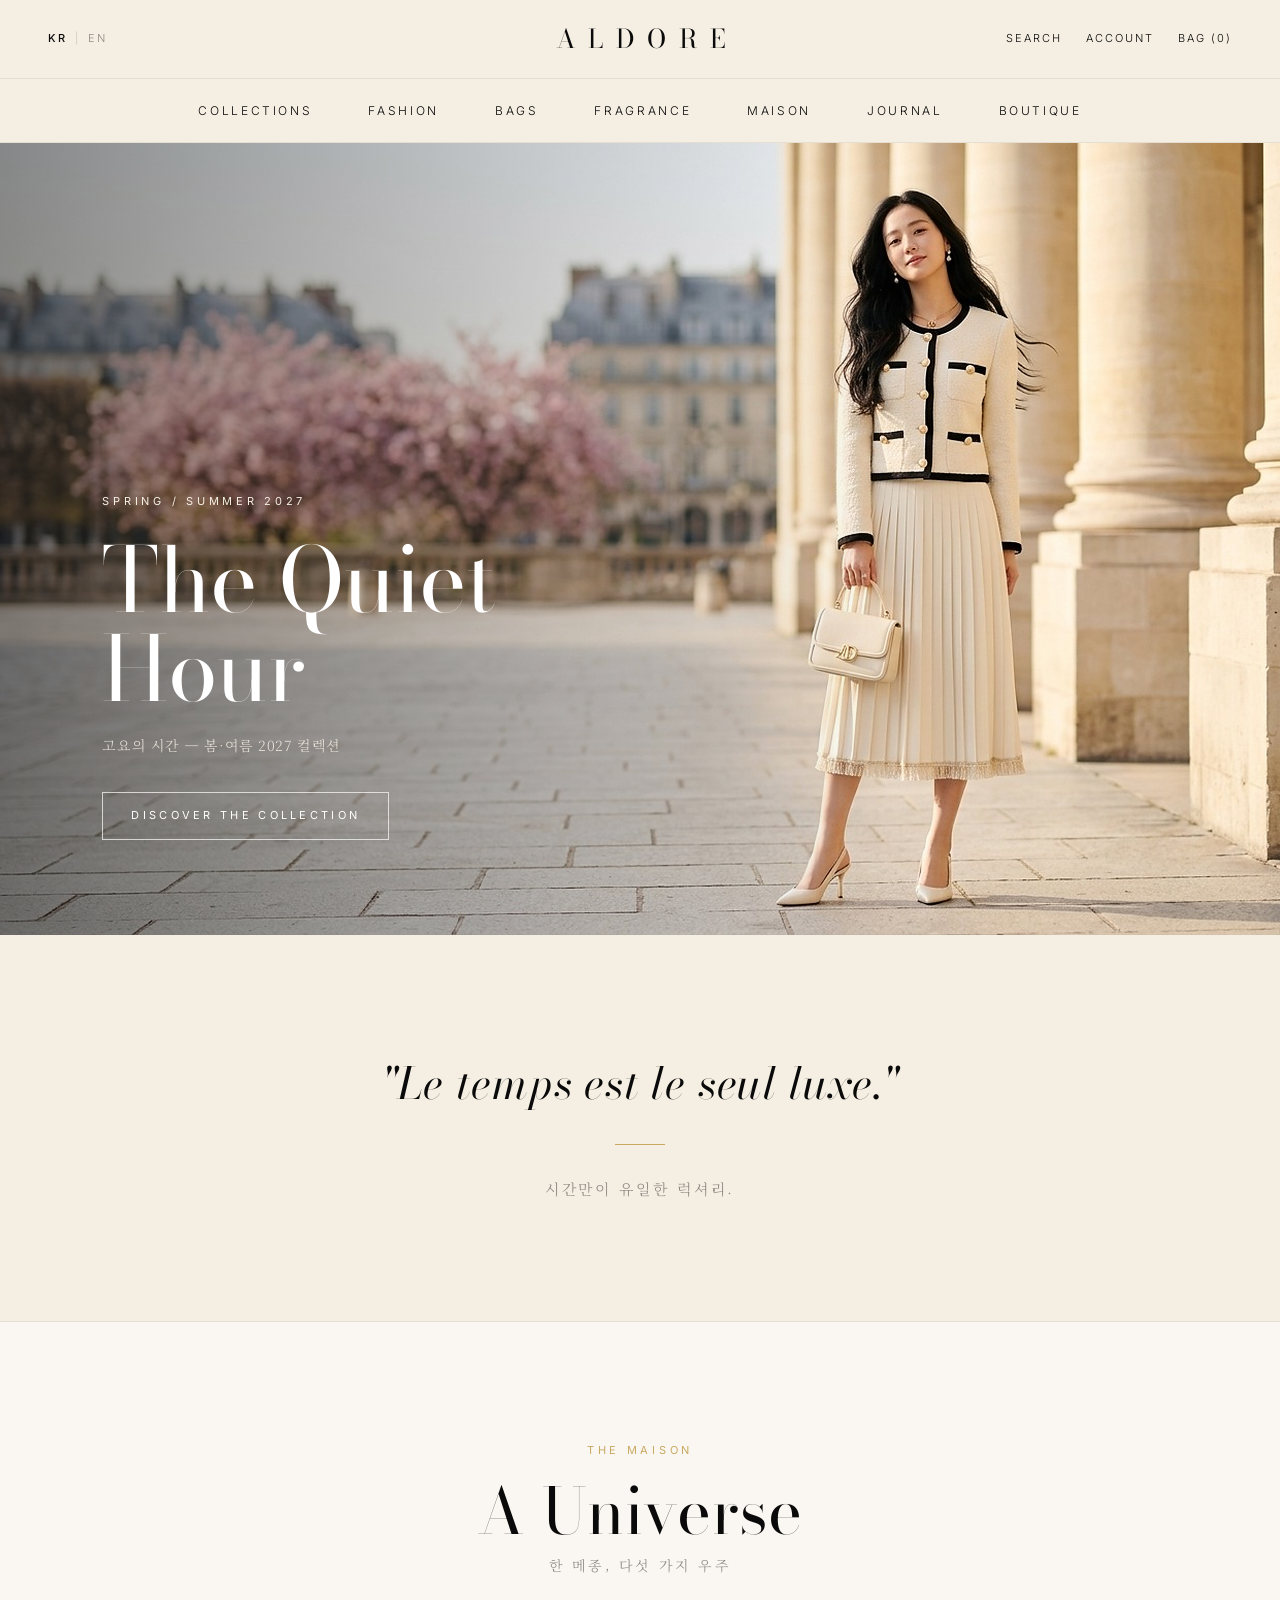
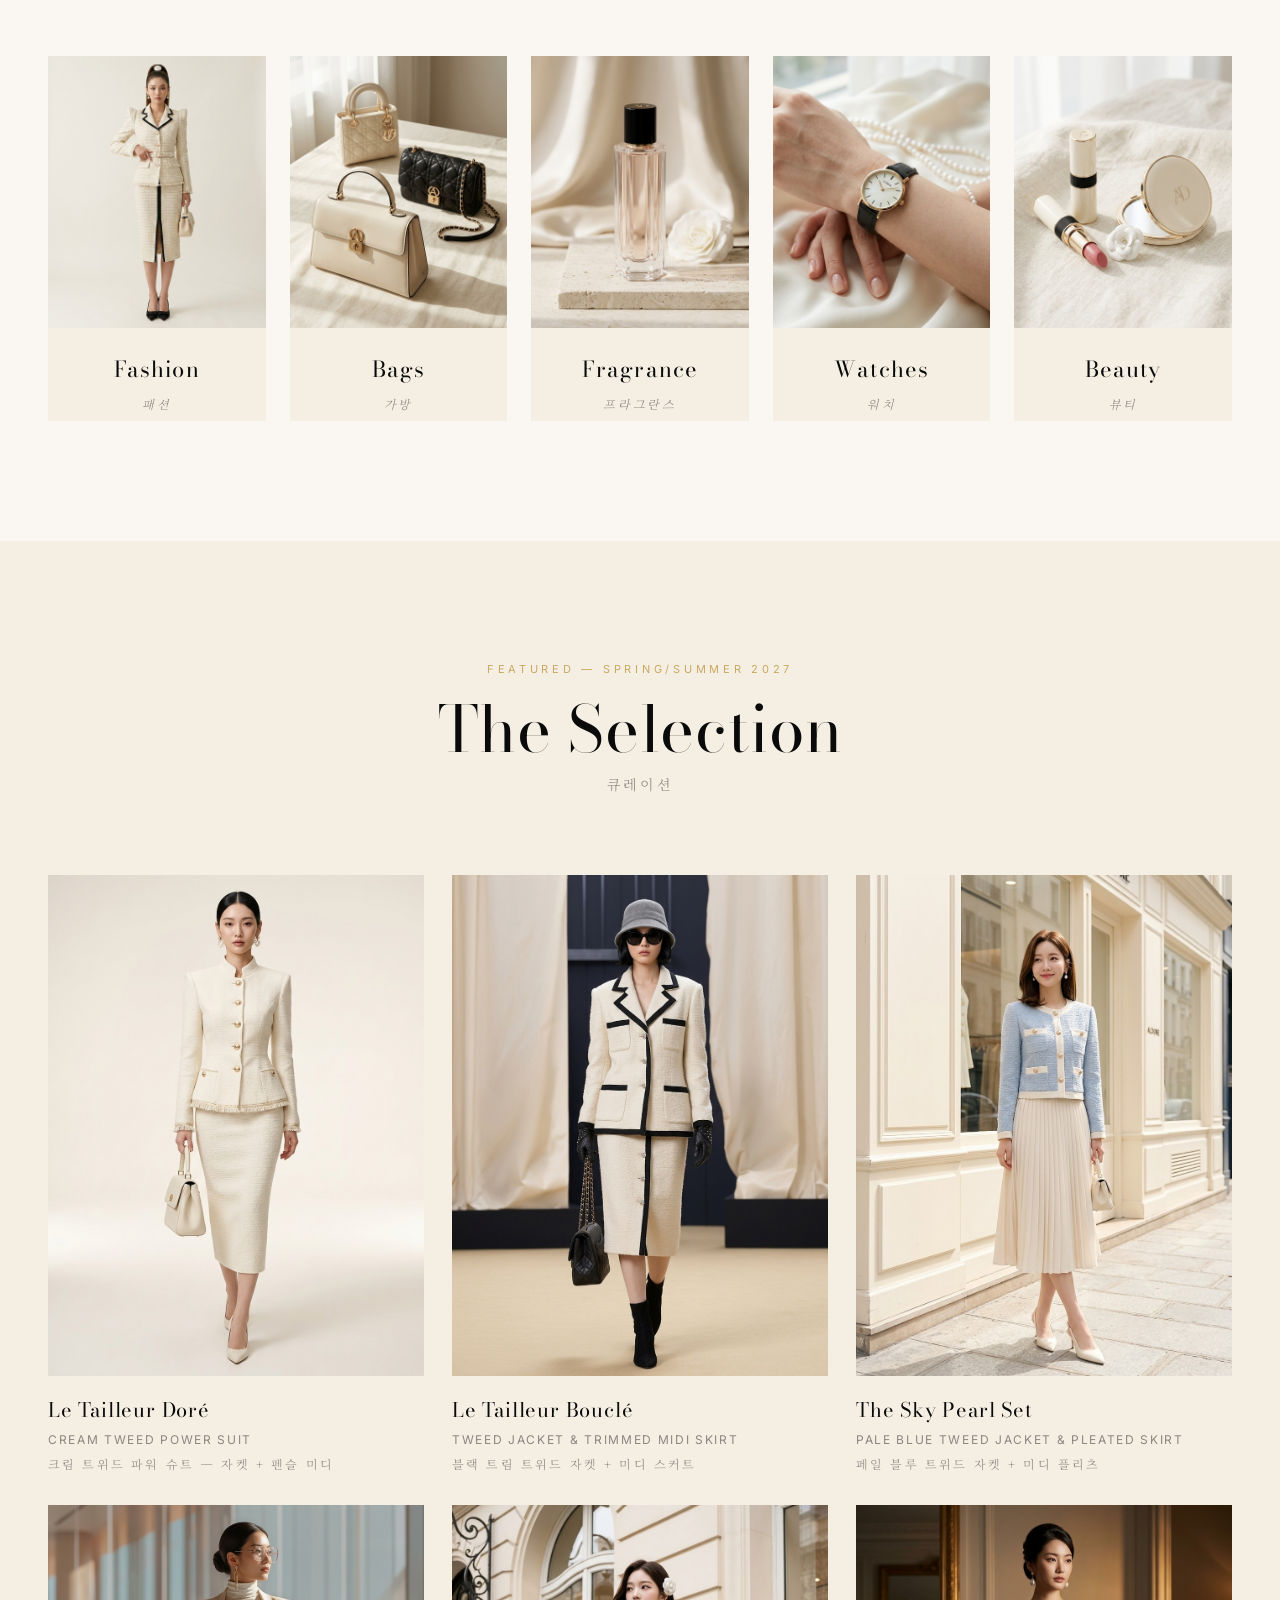
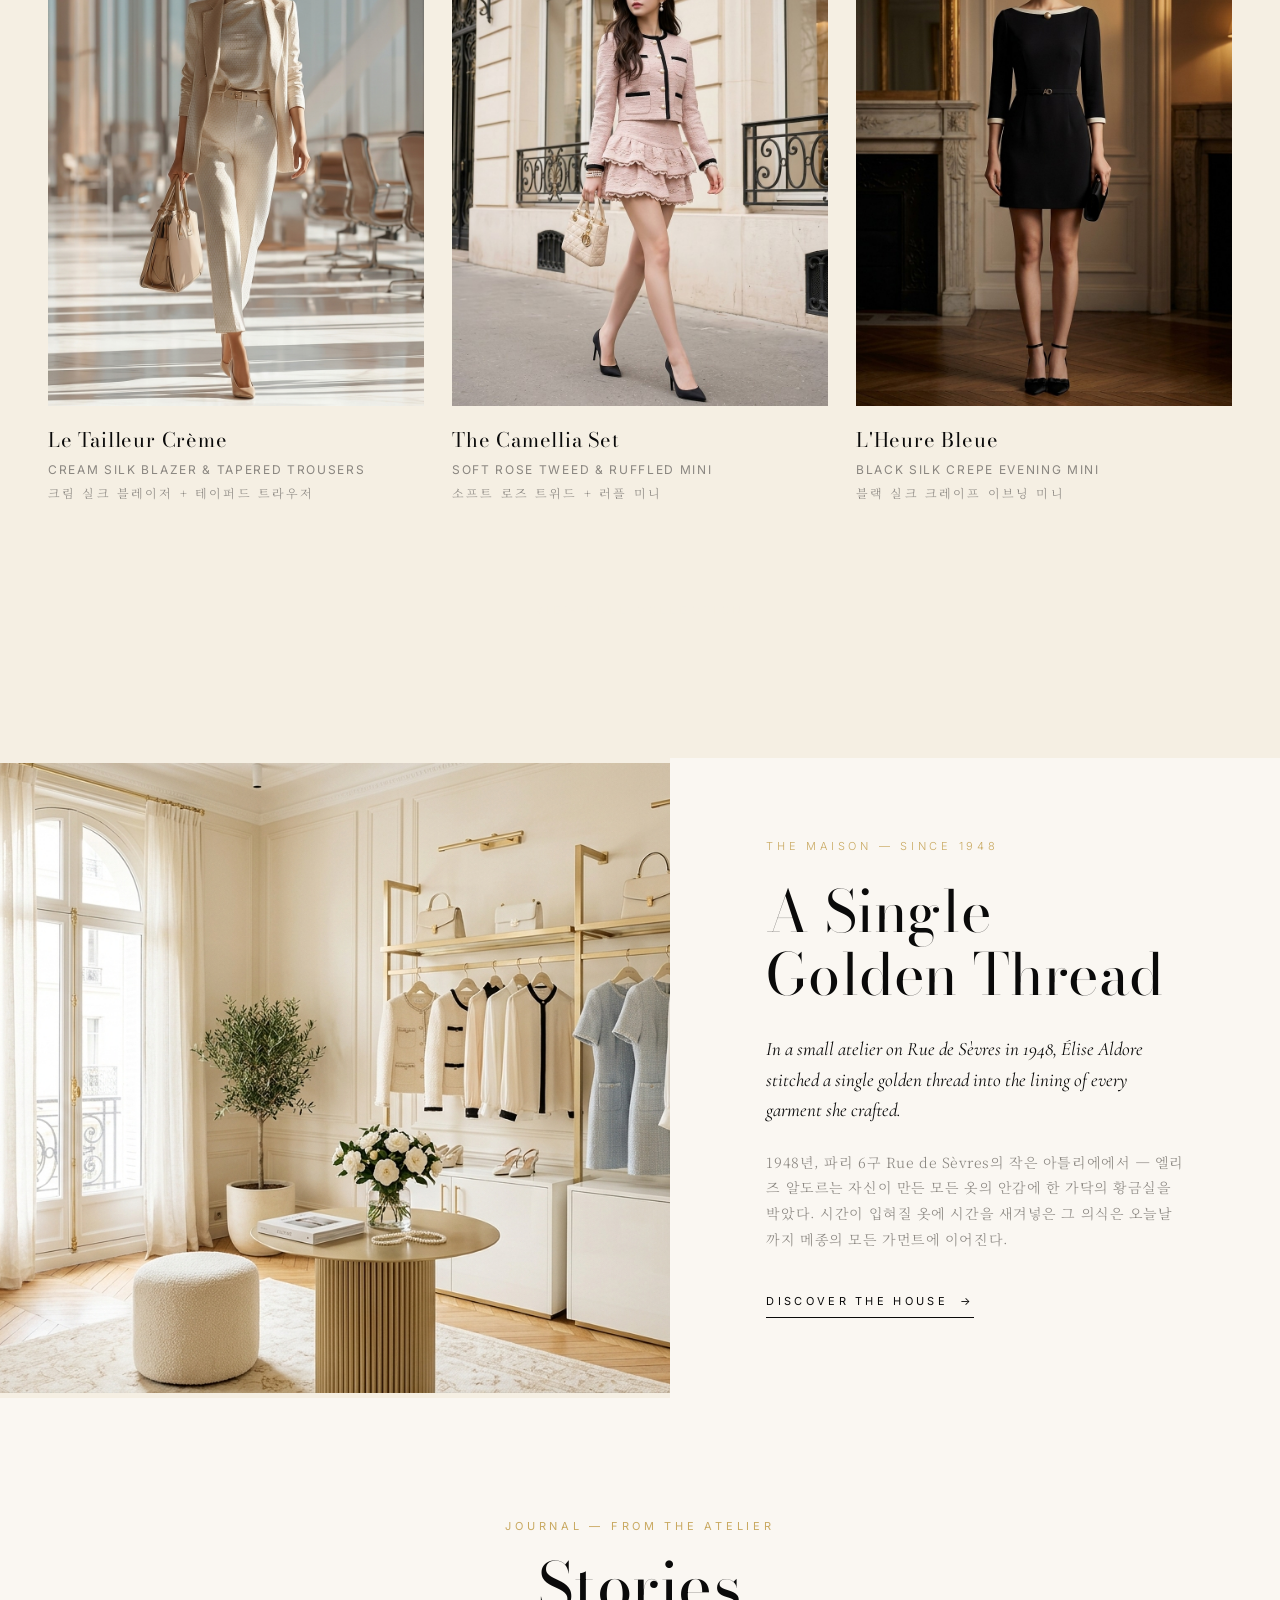
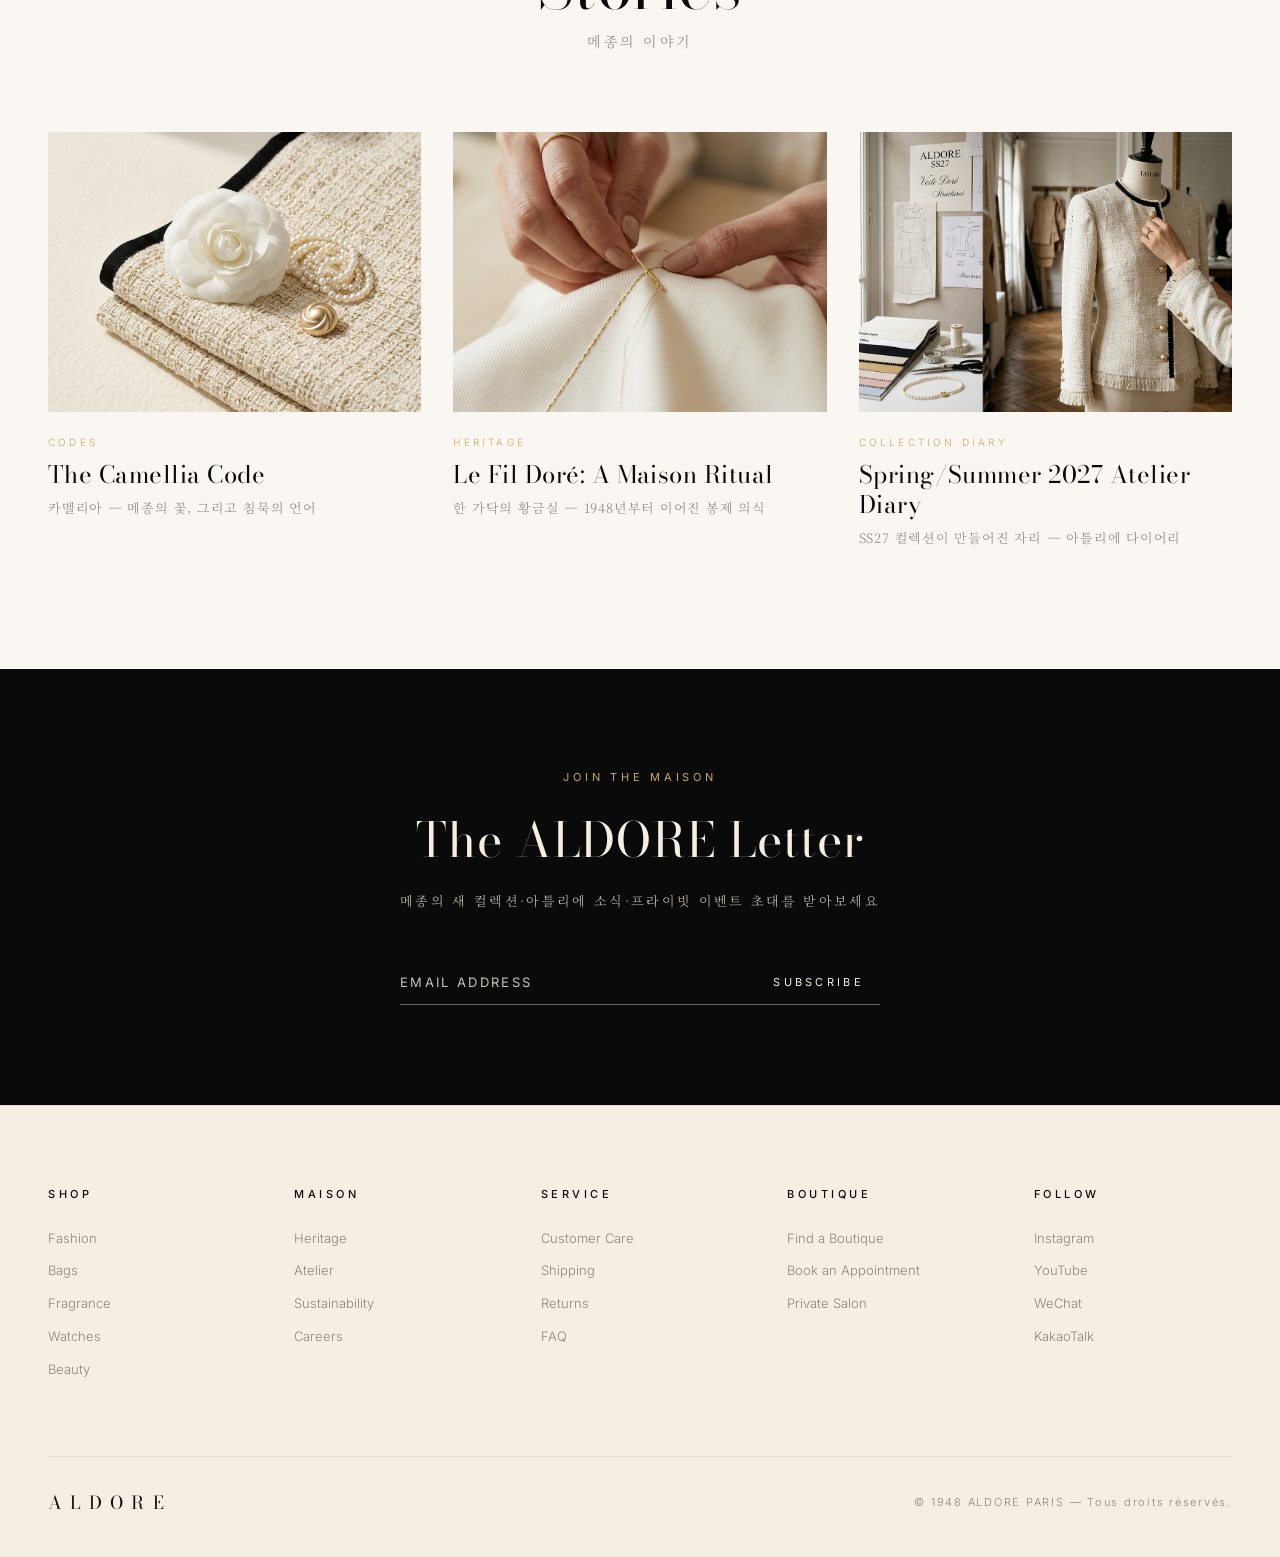
<file: index.html>
<!DOCTYPE html>
<html lang="ko">
<head>
<meta charset="UTF-8">
<meta name="viewport" content="width=device-width, initial-scale=1.0">
<title>ALDORE — Spring/Summer 2027 Collection</title>
<meta name="description" content="ALDORE — 1948년 파리에서 시작된 오뜨 메종. Spring/Summer 2027 컬렉션.">
<link rel="preconnect" href="https://fonts.googleapis.com">
<link rel="preconnect" href="https://fonts.gstatic.com" crossorigin>
<link href="https://fonts.googleapis.com/css2?family=Bodoni+Moda:ital,opsz,wght@0,6..96,400;0,6..96,500;0,6..96,600;1,6..96,400;1,6..96,500&family=Cormorant+Garamond:ital,wght@0,300;0,400;0,500;1,300;1,400&family=Inter:wght@300;400;500;600&family=Noto+Serif+KR:wght@200;300;400;500&display=swap" rel="stylesheet">
<link rel="stylesheet" href="css/aldore.css">
</head>
<body>

<!-- ============================================
     HEADER (shared)
     ============================================ -->
<header class="aldore-header">
  <div class="header-top">
    <nav class="lang-toggle">
      <span class="active">KR</span><span class="divider">|</span><span>EN</span>
    </nav>
    <h1 class="wordmark">ALDORE</h1>
    <nav class="utility">
      <a href="#">SEARCH</a>
      <a href="#">ACCOUNT</a>
      <a href="#">BAG (0)</a>
    </nav>
  </div>
  <nav class="main-menu">
    <a href="collection.html">COLLECTIONS</a>
    <a href="fashion.html">FASHION</a>
    <a href="bags.html">BAGS</a>
    <a href="fragrance.html">FRAGRANCE</a>
    <a href="maison.html">MAISON</a>
    <a href="journal.html">JOURNAL</a>
    <a href="boutique.html">BOUTIQUE</a>
  </nav>
</header>

<!-- ============================================
     HERO CAMPAIGN
     ============================================ -->
<section class="hero">
  <img src="images/home/hero_ss27.jpg" alt="ALDORE Spring/Summer 2027">
  <div class="hero-content">
    <p class="hero-eyebrow">Spring / Summer 2027</p>
    <h2 class="hero-title">The Quiet Hour</h2>
    <p class="hero-sub">고요의 시간 — 봄·여름 2027 컬렉션</p>
    <a href="collection.html" class="btn-line">Discover the Collection</a>
  </div>
</section>

<!-- ============================================
     MANIFESTO STRIP
     ============================================ -->
<section class="manifesto">
  <p class="manifesto-fr">"Le temps est le seul luxe."</p>
  <hr class="gold-rule">
  <p class="manifesto-ko">시간만이 유일한 럭셔리.</p>
</section>

<!-- ============================================
     CATEGORY TILES
     ============================================ -->
<section class="categories">
  <p class="section-eyebrow">The Maison</p>
  <h3 class="section-title">A Universe</h3>
  <p class="section-sub">한 메종, 다섯 가지 우주</p>

  <div class="cat-grid">
    <a href="#" class="cat-tile">
      <img src="images/home/category_fashion.jpg" alt="Fashion">
      <div class="cat-label">
        <span class="cat-label-en">Fashion</span>
        <em class="cat-label-ko">패션</em>
      </div>
    </a>
    <a href="#" class="cat-tile">
      <img src="images/home/category_bags.jpg" alt="Bags">
      <div class="cat-label">
        <span class="cat-label-en">Bags</span>
        <em class="cat-label-ko">가방</em>
      </div>
    </a>
    <a href="#" class="cat-tile">
      <img src="images/home/category_fragrance.jpg" alt="Fragrance">
      <div class="cat-label">
        <span class="cat-label-en">Fragrance</span>
        <em class="cat-label-ko">프라그란스</em>
      </div>
    </a>
    <a href="#" class="cat-tile">
      <img src="images/home/category_watches.jpg" alt="Watches">
      <div class="cat-label">
        <span class="cat-label-en">Watches</span>
        <em class="cat-label-ko">워치</em>
      </div>
    </a>
    <a href="#" class="cat-tile">
      <img src="images/home/category_beauty.jpg" alt="Beauty">
      <div class="cat-label">
        <span class="cat-label-en">Beauty</span>
        <em class="cat-label-ko">뷰티</em>
      </div>
    </a>
  </div>
</section>

<!-- ============================================
     FEATURED COLLECTION
     ============================================ -->
<section class="featured">
  <p class="section-eyebrow">Featured — Spring/Summer 2027</p>
  <h3 class="section-title">The Selection</h3>
  <p class="section-sub">큐레이션</p>

  <div class="featured-grid">
    <article class="feat-card">
      <img src="images/home/featured_01_robe_dore_midi.jpg" alt="Le Tailleur Doré">
      <p class="feat-name-en">Le Tailleur Doré</p>
      <p class="feat-desc">Cream Tweed Power Suit</p>
      <p class="feat-name-ko">크림 트위드 파워 슈트 — 자켓 + 펜슬 미디</p>
    </article>

    <article class="feat-card">
      <img src="images/home/featured_02_tweed_mini_suit.jpg" alt="Le Tailleur Bouclé">
      <p class="feat-name-en">Le Tailleur Bouclé</p>
      <p class="feat-desc">Tweed Jacket & Trimmed Midi Skirt</p>
      <p class="feat-name-ko">블랙 트림 트위드 자켓 + 미디 스커트</p>
    </article>

    <article class="feat-card">
      <img src="images/home/featured_03_blue_pleated.jpg" alt="Sky Pearl Tweed Set">
      <p class="feat-name-en">The Sky Pearl Set</p>
      <p class="feat-desc">Pale Blue Tweed Jacket & Pleated Skirt</p>
      <p class="feat-name-ko">페일 블루 트위드 자켓 + 미디 플리츠</p>
    </article>

    <article class="feat-card">
      <img src="images/home/featured_04_white_knit.jpg" alt="Le Tailleur Crème">
      <p class="feat-name-en">Le Tailleur Crème</p>
      <p class="feat-desc">Cream Silk Blazer & Tapered Trousers</p>
      <p class="feat-name-ko">크림 실크 블레이저 + 테이퍼드 트라우저</p>
    </article>

    <article class="feat-card">
      <img src="images/home/featured_05_rose_ruffled.jpg" alt="The Camellia Set">
      <p class="feat-name-en">The Camellia Set</p>
      <p class="feat-desc">Soft Rose Tweed & Ruffled Mini</p>
      <p class="feat-name-ko">소프트 로즈 트위드 + 러플 미니</p>
    </article>

    <article class="feat-card">
      <img src="images/home/featured_06_black_evening.jpg" alt="L'Heure Bleue">
      <p class="feat-name-en">L'Heure Bleue</p>
      <p class="feat-desc">Black Silk Crepe Evening Mini</p>
      <p class="feat-name-ko">블랙 실크 크레이프 이브닝 미니</p>
    </article>
  </div>

  <div class="featured-cta">
    <a href="collection.html" class="btn-line-dark">View Full Collection</a>
  </div>
</section>

<!-- ============================================
     MAISON STORY TEASER
     ============================================ -->
<section class="maison-teaser">
  <div class="maison-split">
    <div class="maison-image">
      <img src="images/home/maison_teaser.jpg" alt="ALDORE Atelier — Rue de Sèvres, Paris">
    </div>
    <div class="maison-text">
      <p class="maison-eyebrow">The Maison — Since 1948</p>
      <h3 class="maison-title">A Single Golden Thread</h3>
      <p class="maison-lead-en">
        In a small atelier on Rue de Sèvres in 1948, Élise Aldore stitched a single golden thread into the lining of every garment she crafted.
      </p>
      <p class="maison-lead-ko">
        1948년, 파리 6구 Rue de Sèvres의 작은 아틀리에에서 — 엘리즈 알도르는 자신이 만든 모든 옷의 안감에 한 가닥의 황금실을 박았다. 시간이 입혀질 옷에 시간을 새겨넣은 그 의식은 오늘날까지 메종의 모든 가먼트에 이어진다.
      </p>
      <a href="maison.html" class="btn-text-arrow">Discover the House <span>→</span></a>
    </div>
  </div>
</section>

<!-- ============================================
     JOURNAL HIGHLIGHTS
     ============================================ -->
<section class="journal-block">
  <p class="section-eyebrow">Journal — From the Atelier</p>
  <h3 class="section-title">Stories</h3>
  <p class="section-sub">메종의 이야기</p>

  <div class="journal-grid">
    <article class="journal-card">
      <a href="journal.html">
        <img src="images/home/journal_01_camellia.jpg" alt="The Camellia Code">
        <p class="journal-cat">Codes</p>
        <h4 class="journal-title">The Camellia Code</h4>
        <p class="journal-sub-ko">카멜리아 — 메종의 꽃, 그리고 침묵의 언어</p>
      </a>
    </article>

    <article class="journal-card">
      <a href="journal.html">
        <img src="images/home/journal_02_fil_dore.jpg" alt="Le Fil Doré">
        <p class="journal-cat">Heritage</p>
        <h4 class="journal-title">Le Fil Doré: A Maison Ritual</h4>
        <p class="journal-sub-ko">한 가닥의 황금실 — 1948년부터 이어진 봉제 의식</p>
      </a>
    </article>

    <article class="journal-card">
      <a href="journal.html">
        <img src="images/home/journal_03_atelier.jpg" alt="SS27 Atelier Diary">
        <p class="journal-cat">Collection Diary</p>
        <h4 class="journal-title">Spring/Summer 2027 Atelier Diary</h4>
        <p class="journal-sub-ko">SS27 컬렉션이 만들어진 자리 — 아틀리에 다이어리</p>
      </a>
    </article>
  </div>
</section>

<!-- ============================================
     NEWSLETTER
     ============================================ -->
<section class="newsletter">
  <p class="section-eyebrow">Join the Maison</p>
  <h3 class="newsletter-title">The ALDORE Letter</h3>
  <p class="newsletter-sub-ko">메종의 새 컬렉션·아틀리에 소식·프라이빗 이벤트 초대를 받아보세요</p>
  <form class="newsletter-form" onsubmit="return false;">
    <input type="email" placeholder="EMAIL ADDRESS">
    <button type="submit">Subscribe</button>
  </form>
</section>

<!-- ============================================
     FOOTER (shared)
     ============================================ -->
<footer>
  <div class="foot-cols">
    <div class="foot-col">
      <h5>Shop</h5>
      <a href="fashion.html">Fashion</a>
      <a href="bags.html">Bags</a>
      <a href="fragrance.html">Fragrance</a>
      <a href="#">Watches</a>
      <a href="#">Beauty</a>
    </div>
    <div class="foot-col">
      <h5>Maison</h5>
      <a href="maison.html">Heritage</a>
      <a href="#">Atelier</a>
      <a href="#">Sustainability</a>
      <a href="#">Careers</a>
    </div>
    <div class="foot-col">
      <h5>Service</h5>
      <a href="#">Customer Care</a>
      <a href="#">Shipping</a>
      <a href="#">Returns</a>
      <a href="#">FAQ</a>
    </div>
    <div class="foot-col">
      <h5>Boutique</h5>
      <a href="boutique.html">Find a Boutique</a>
      <a href="boutique.html">Book an Appointment</a>
      <a href="boutique.html">Private Salon</a>
    </div>
    <div class="foot-col">
      <h5>Follow</h5>
      <a href="#">Instagram</a>
      <a href="#">YouTube</a>
      <a href="#">WeChat</a>
      <a href="#">KakaoTalk</a>
    </div>
  </div>

  <div class="foot-bottom">
    <p class="foot-wordmark">ALDORE</p>
    <p class="foot-copyright">© 1948 ALDORE PARIS — Tous droits réservés.</p>
  </div>
</footer>

</body>
</html>
</file>
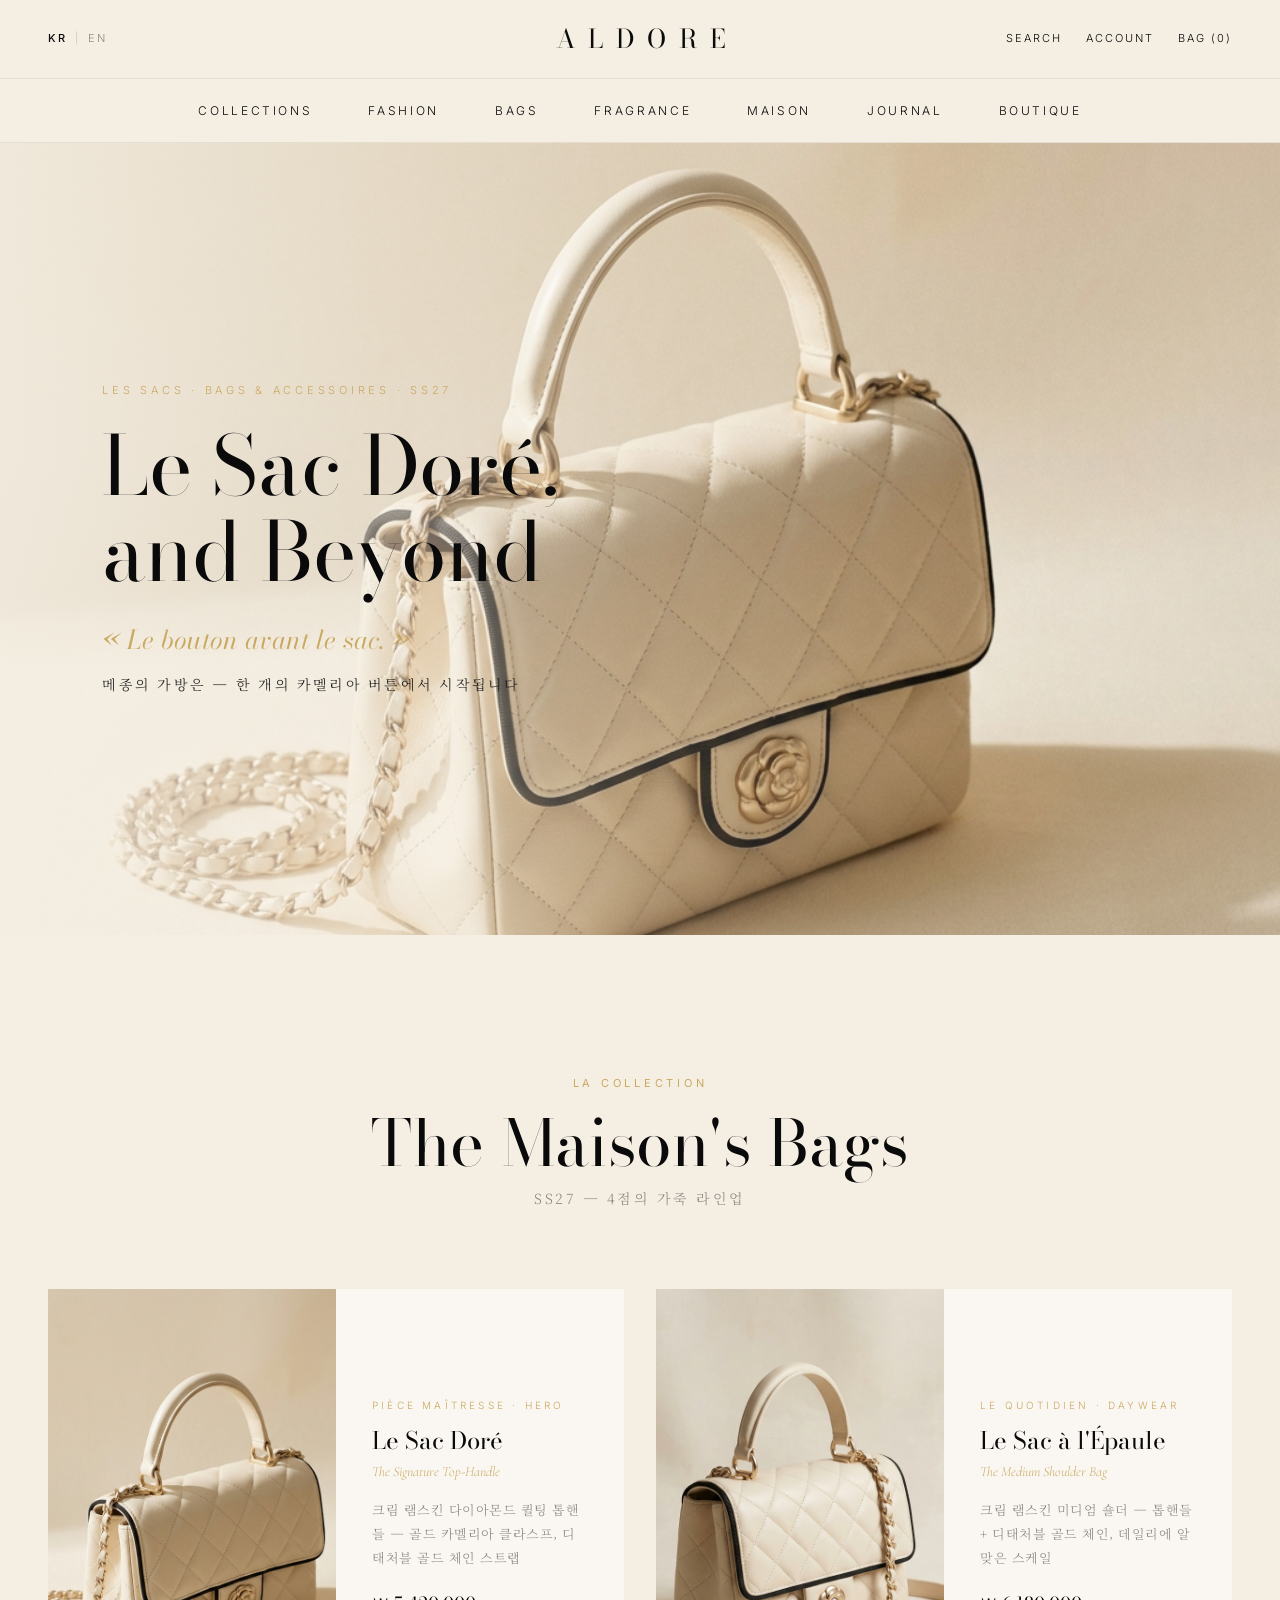
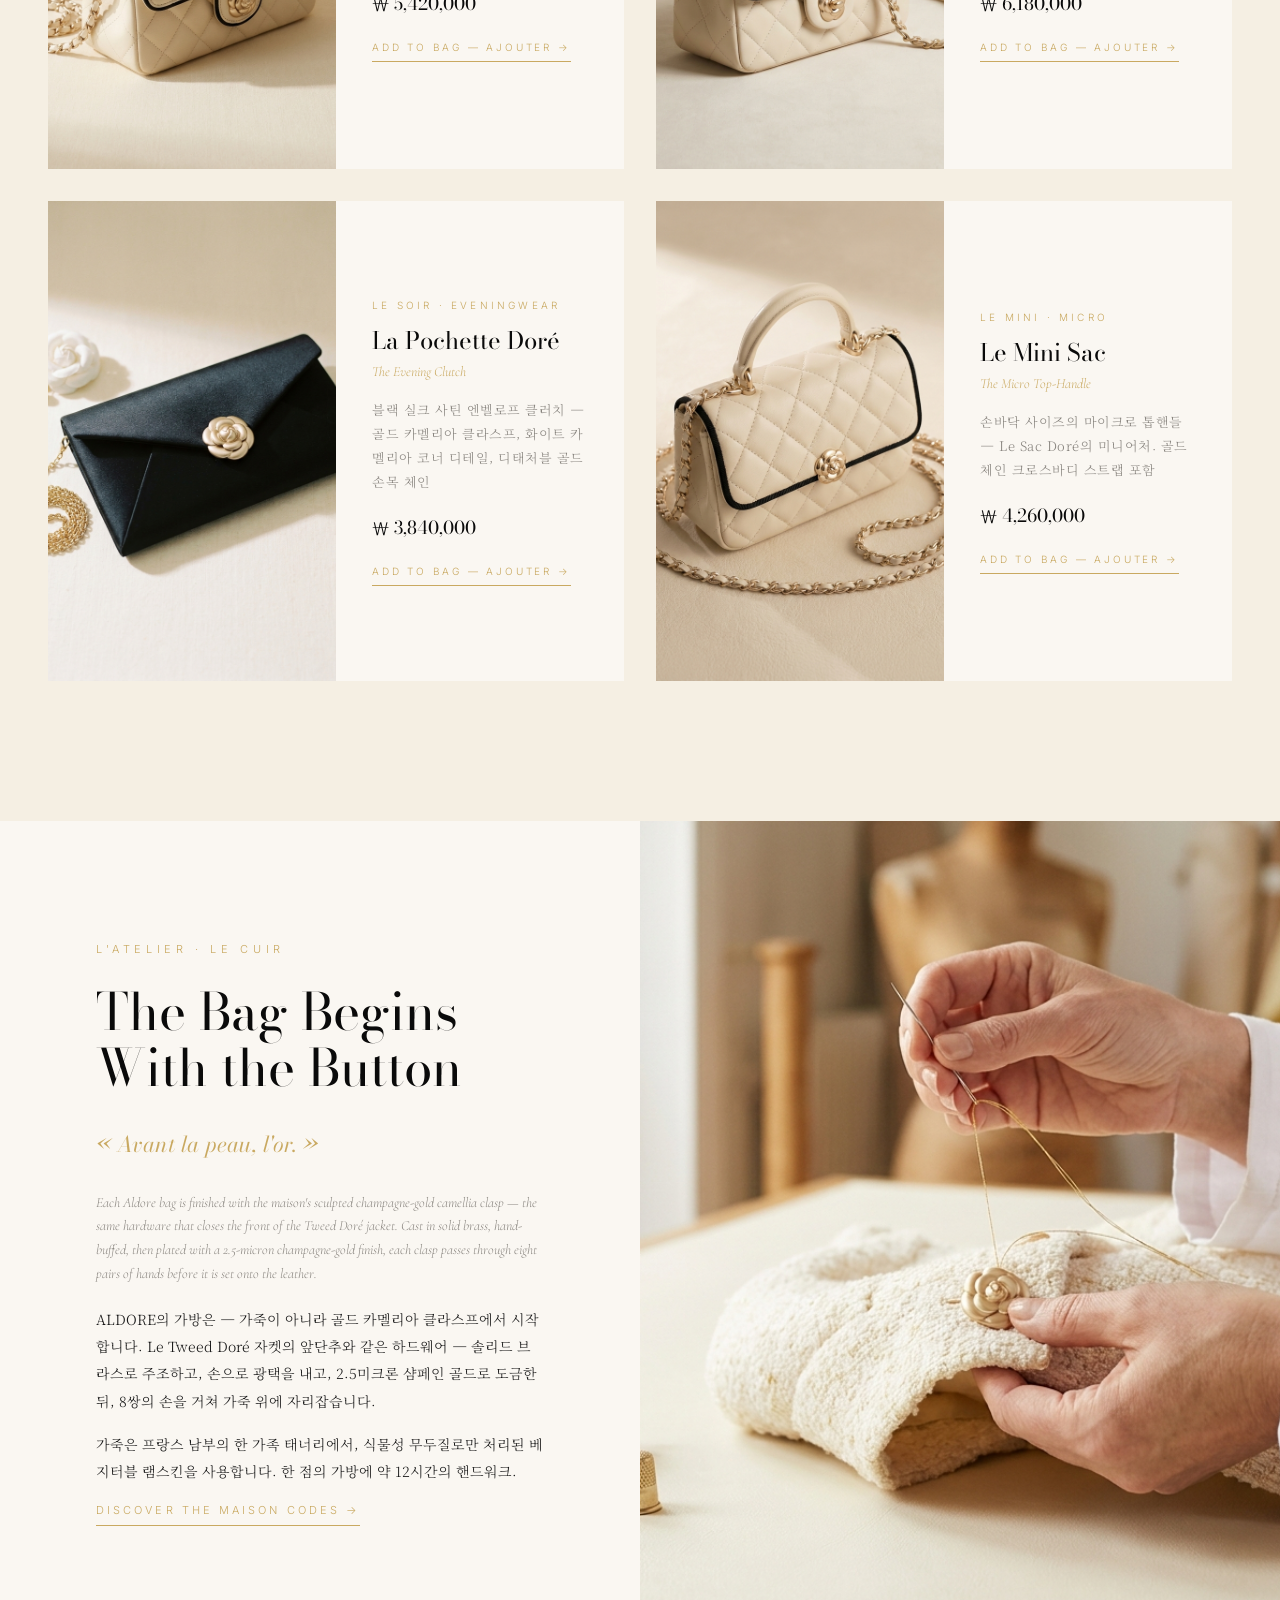
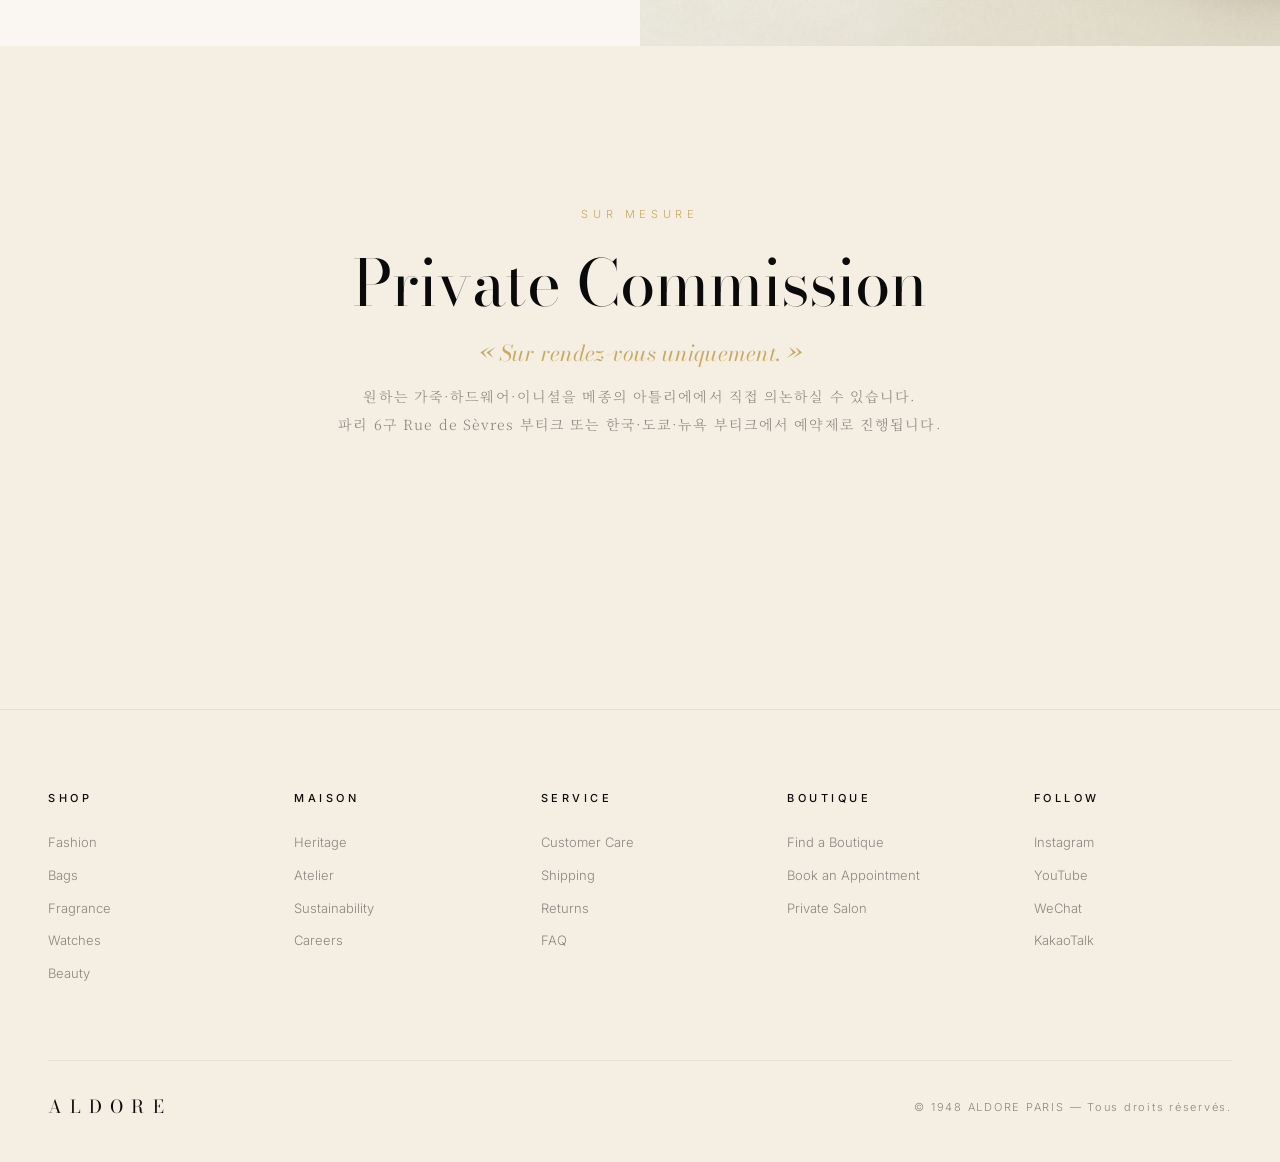
<file: bags.html>
<!DOCTYPE html>
<html lang="ko">
<head>
<meta charset="UTF-8">
<meta name="viewport" content="width=device-width, initial-scale=1.0">
<title>Les Sacs — ALDORE Spring/Summer 2027 Bags & Accessoires</title>
<meta name="description" content="ALDORE Bags — Le Sac Doré, Le Sac à l'Épaule, La Pochette Doré, Le Mini Sac. SS27 메종의 가죽 라인업.">
<link rel="preconnect" href="https://fonts.googleapis.com">
<link rel="preconnect" href="https://fonts.gstatic.com" crossorigin>
<link href="https://fonts.googleapis.com/css2?family=Bodoni+Moda:ital,opsz,wght@0,6..96,400;0,6..96,500;0,6..96,600;1,6..96,400;1,6..96,500&family=Cormorant+Garamond:ital,wght@0,300;0,400;0,500;1,300;1,400&family=Inter:wght@300;400;500;600&family=Noto+Serif+KR:wght@200;300;400;500&display=swap" rel="stylesheet">
<link rel="stylesheet" href="css/aldore.css">
</head>
<body>

<!-- HEADER -->
<header class="aldore-header">
  <div class="header-top">
    <nav class="lang-toggle">
      <span class="active">KR</span><span class="divider">|</span><span>EN</span>
    </nav>
    <h1 class="wordmark"><a href="index.html">ALDORE</a></h1>
    <nav class="utility">
      <a href="#">SEARCH</a>
      <a href="#">ACCOUNT</a>
      <a href="#">BAG (0)</a>
    </nav>
  </div>
  <nav class="main-menu">
    <a href="collection.html">COLLECTIONS</a>
    <a href="fashion.html">FASHION</a>
    <a href="bags.html" class="active">BAGS</a>
    <a href="fragrance.html">FRAGRANCE</a>
    <a href="maison.html">MAISON</a>
    <a href="journal.html">JOURNAL</a>
    <a href="boutique.html">BOUTIQUE</a>
  </nav>
</header>

<!-- HERO -->
<section class="bag-hero">
  <img src="images/collection/acc_handbag.jpg" alt="ALDORE Les Sacs — Le Sac Doré, the maison's signature top-handle">
  <div class="bag-hero-overlay">
    <p class="bag-hero-eyebrow">Les Sacs · Bags & Accessoires · SS27</p>
    <h2 class="bag-hero-title">Le Sac Doré,<br>and Beyond</h2>
    <p class="bag-hero-fr"><em>« Le bouton avant le sac. »</em></p>
    <p class="bag-hero-ko">메종의 가방은 — 한 개의 카멜리아 버튼에서 시작됩니다</p>
  </div>
</section>

<!-- LINEUP -->
<section class="bag-lineup">
  <p class="section-eyebrow">La Collection</p>
  <h2 class="section-title">The Maison's Bags</h2>
  <p class="section-sub">SS27 — 4점의 가죽 라인업</p>

  <div class="bag-grid">

    <article class="bag-tile">
      <div class="bag-tile-img">
        <img src="images/collection/acc_handbag.jpg" alt="Le Sac Doré — top handle">
      </div>
      <div class="bag-tile-meta">
        <p class="bag-tile-cat">Pièce maîtresse · Hero</p>
        <h3 class="bag-tile-name">Le Sac Doré</h3>
        <p class="bag-tile-fr"><em>The Signature Top-Handle</em></p>
        <p class="bag-tile-desc-ko">크림 램스킨 다이아몬드 퀼팅 톱핸들 — 골드 카멜리아 클라스프, 디태처블 골드 체인 스트랩</p>
        <p class="bag-tile-price">₩ 5,420,000</p>
        <span class="bag-tile-cta">Add to Bag — Ajouter →</span>
      </div>
    </article>

    <article class="bag-tile">
      <div class="bag-tile-img">
        <img src="images/bags/bag_shoulder.jpg" alt="Le Sac à l'Épaule — medium shoulder bag">
      </div>
      <div class="bag-tile-meta">
        <p class="bag-tile-cat">Le Quotidien · Daywear</p>
        <h3 class="bag-tile-name">Le Sac à l'Épaule</h3>
        <p class="bag-tile-fr"><em>The Medium Shoulder Bag</em></p>
        <p class="bag-tile-desc-ko">크림 램스킨 미디엄 숄더 — 톱핸들 + 디태처블 골드 체인, 데일리에 알맞은 스케일</p>
        <p class="bag-tile-price">₩ 6,180,000</p>
        <span class="bag-tile-cta">Add to Bag — Ajouter →</span>
      </div>
    </article>

    <article class="bag-tile">
      <div class="bag-tile-img">
        <img src="images/bags/bag_clutch.jpg" alt="La Pochette Doré — black silk satin evening clutch">
      </div>
      <div class="bag-tile-meta">
        <p class="bag-tile-cat">Le Soir · Eveningwear</p>
        <h3 class="bag-tile-name">La Pochette Doré</h3>
        <p class="bag-tile-fr"><em>The Evening Clutch</em></p>
        <p class="bag-tile-desc-ko">블랙 실크 사틴 엔벨로프 클러치 — 골드 카멜리아 클라스프, 화이트 카멜리아 코너 디테일, 디태처블 골드 손목 체인</p>
        <p class="bag-tile-price">₩ 3,840,000</p>
        <span class="bag-tile-cta">Add to Bag — Ajouter →</span>
      </div>
    </article>

    <article class="bag-tile">
      <div class="bag-tile-img">
        <img src="images/bags/bag_micro.jpg" alt="Le Mini Sac — micro top-handle">
      </div>
      <div class="bag-tile-meta">
        <p class="bag-tile-cat">Le Mini · Micro</p>
        <h3 class="bag-tile-name">Le Mini Sac</h3>
        <p class="bag-tile-fr"><em>The Micro Top-Handle</em></p>
        <p class="bag-tile-desc-ko">손바닥 사이즈의 마이크로 톱핸들 — Le Sac Doré의 미니어처. 골드 체인 크로스바디 스트랩 포함</p>
        <p class="bag-tile-price">₩ 4,260,000</p>
        <span class="bag-tile-cta">Add to Bag — Ajouter →</span>
      </div>
    </article>

  </div>
</section>

<!-- LEATHER ATELIER STORY -->
<section class="bag-craft">
  <div class="bag-craft-grid">
    <div class="bag-craft-img">
      <img src="images/product/le_tweed_dore/atelier_button.jpg" alt="Atelier — gold camellia hardware crafted by hand">
    </div>
    <div class="bag-craft-text">
      <p class="bag-craft-eyebrow">L'Atelier · Le Cuir</p>
      <h3 class="bag-craft-title">The Bag Begins With the Button</h3>
      <p class="bag-craft-fr"><em>« Avant la peau, l'or. »</em></p>
      <p class="bag-craft-en">
        Each Aldore bag is finished with the maison's sculpted champagne-gold camellia clasp — the same hardware that closes the front of the Tweed Doré jacket. Cast in solid brass, hand-buffed, then plated with a 2.5-micron champagne-gold finish, each clasp passes through eight pairs of hands before it is set onto the leather.
      </p>
      <p class="bag-craft-ko">
        ALDORE의 가방은 — 가죽이 아니라 골드 카멜리아 클라스프에서 시작합니다. Le Tweed Doré 자켓의 앞단추와 같은 하드웨어 — 솔리드 브라스로 주조하고, 손으로 광택을 내고, 2.5미크론 샴페인 골드로 도금한 뒤, 8쌍의 손을 거쳐 가죽 위에 자리잡습니다.
      </p>
      <p class="bag-craft-ko">
        가죽은 프랑스 남부의 한 가족 태너리에서, 식물성 무두질로만 처리된 베지터블 램스킨을 사용합니다. 한 점의 가방에 약 12시간의 핸드워크.
      </p>
      <a href="maison.html" class="bag-craft-link">Discover the Maison Codes →</a>
    </div>
  </div>
</section>

<!-- PRIVATE COMMISSION -->
<section class="bag-private">
  <p class="bag-private-eyebrow">Sur Mesure</p>
  <h2 class="bag-private-title">Private Commission</h2>
  <p class="bag-private-fr"><em>« Sur rendez-vous uniquement. »</em></p>
  <p class="bag-private-ko">
    원하는 가죽·하드웨어·이니셜을 메종의 아틀리에에서 직접 의논하실 수 있습니다.<br>
    파리 6구 Rue de Sèvres 부티크 또는 한국·도쿄·뉴욕 부티크에서 예약제로 진행됩니다.
  </p>
  <a href="boutique.html" class="btn-line-dark">Book a Private Commission <span>→</span></a>
</section>

<!-- FOOTER -->
<footer>
  <div class="foot-cols">
    <div class="foot-col">
      <h5>Shop</h5>
      <a href="fashion.html">Fashion</a>
      <a href="bags.html">Bags</a>
      <a href="fragrance.html">Fragrance</a>
      <a href="#">Watches</a>
      <a href="#">Beauty</a>
    </div>
    <div class="foot-col">
      <h5>Maison</h5>
      <a href="maison.html">Heritage</a>
      <a href="#">Atelier</a>
      <a href="#">Sustainability</a>
      <a href="#">Careers</a>
    </div>
    <div class="foot-col">
      <h5>Service</h5>
      <a href="#">Customer Care</a>
      <a href="#">Shipping</a>
      <a href="#">Returns</a>
      <a href="#">FAQ</a>
    </div>
    <div class="foot-col">
      <h5>Boutique</h5>
      <a href="boutique.html">Find a Boutique</a>
      <a href="boutique.html">Book an Appointment</a>
      <a href="boutique.html">Private Salon</a>
    </div>
    <div class="foot-col">
      <h5>Follow</h5>
      <a href="#">Instagram</a>
      <a href="#">YouTube</a>
      <a href="#">WeChat</a>
      <a href="#">KakaoTalk</a>
    </div>
  </div>

  <div class="foot-bottom">
    <p class="foot-wordmark">ALDORE</p>
    <p class="foot-copyright">© 1948 ALDORE PARIS — Tous droits réservés.</p>
  </div>
</footer>

</body>
</html>
</file>
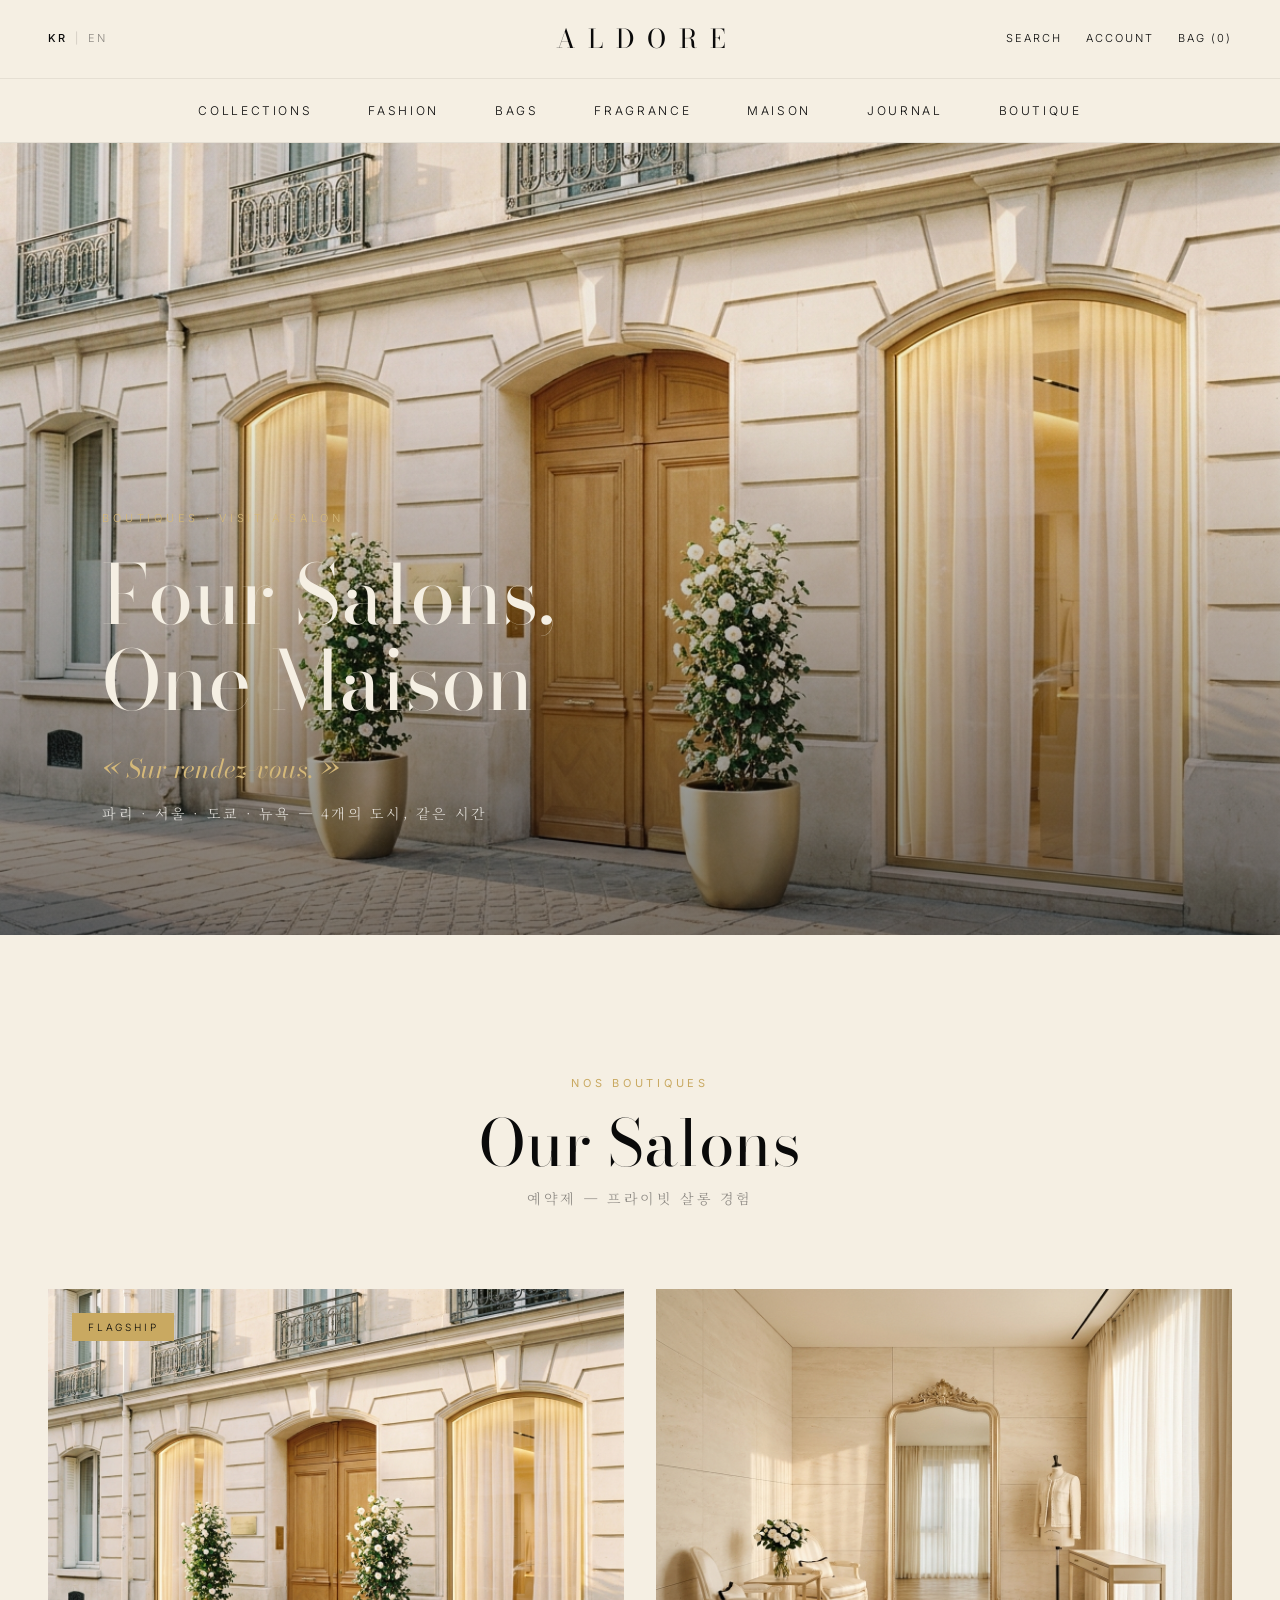
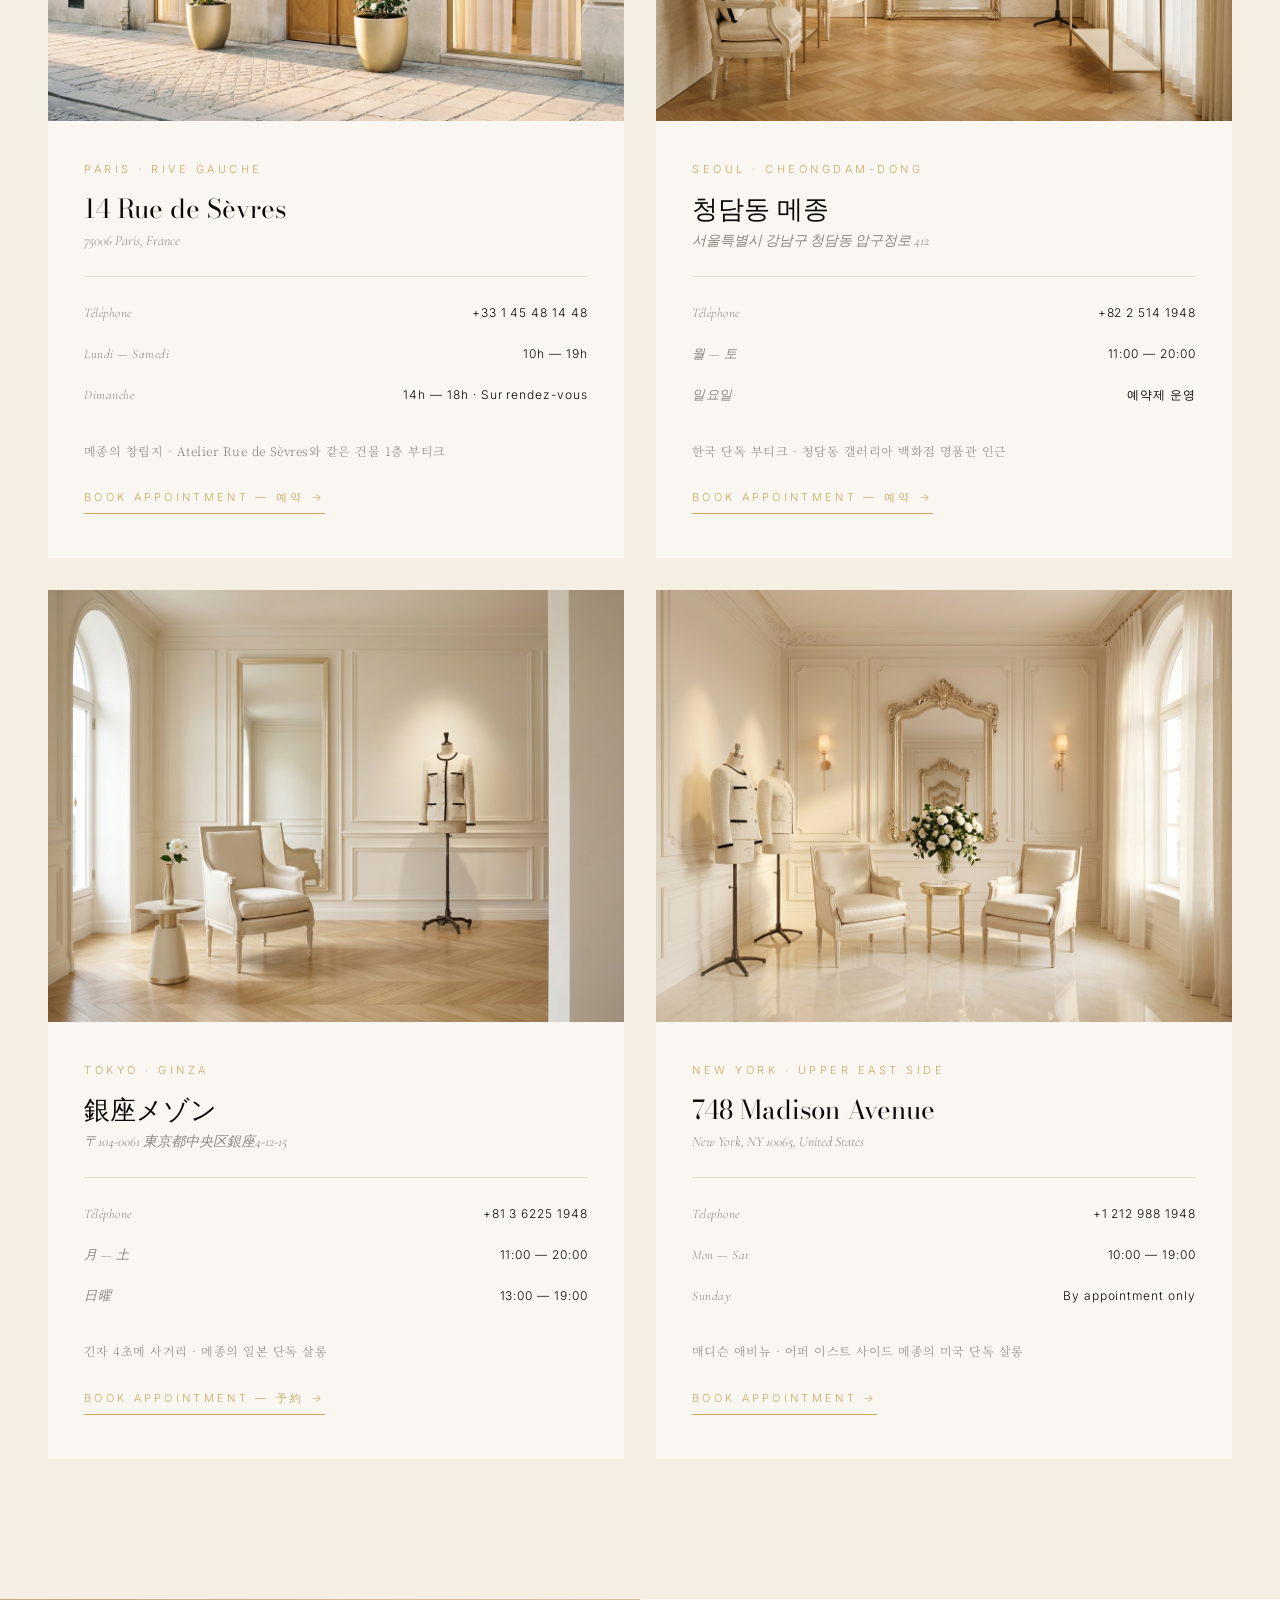
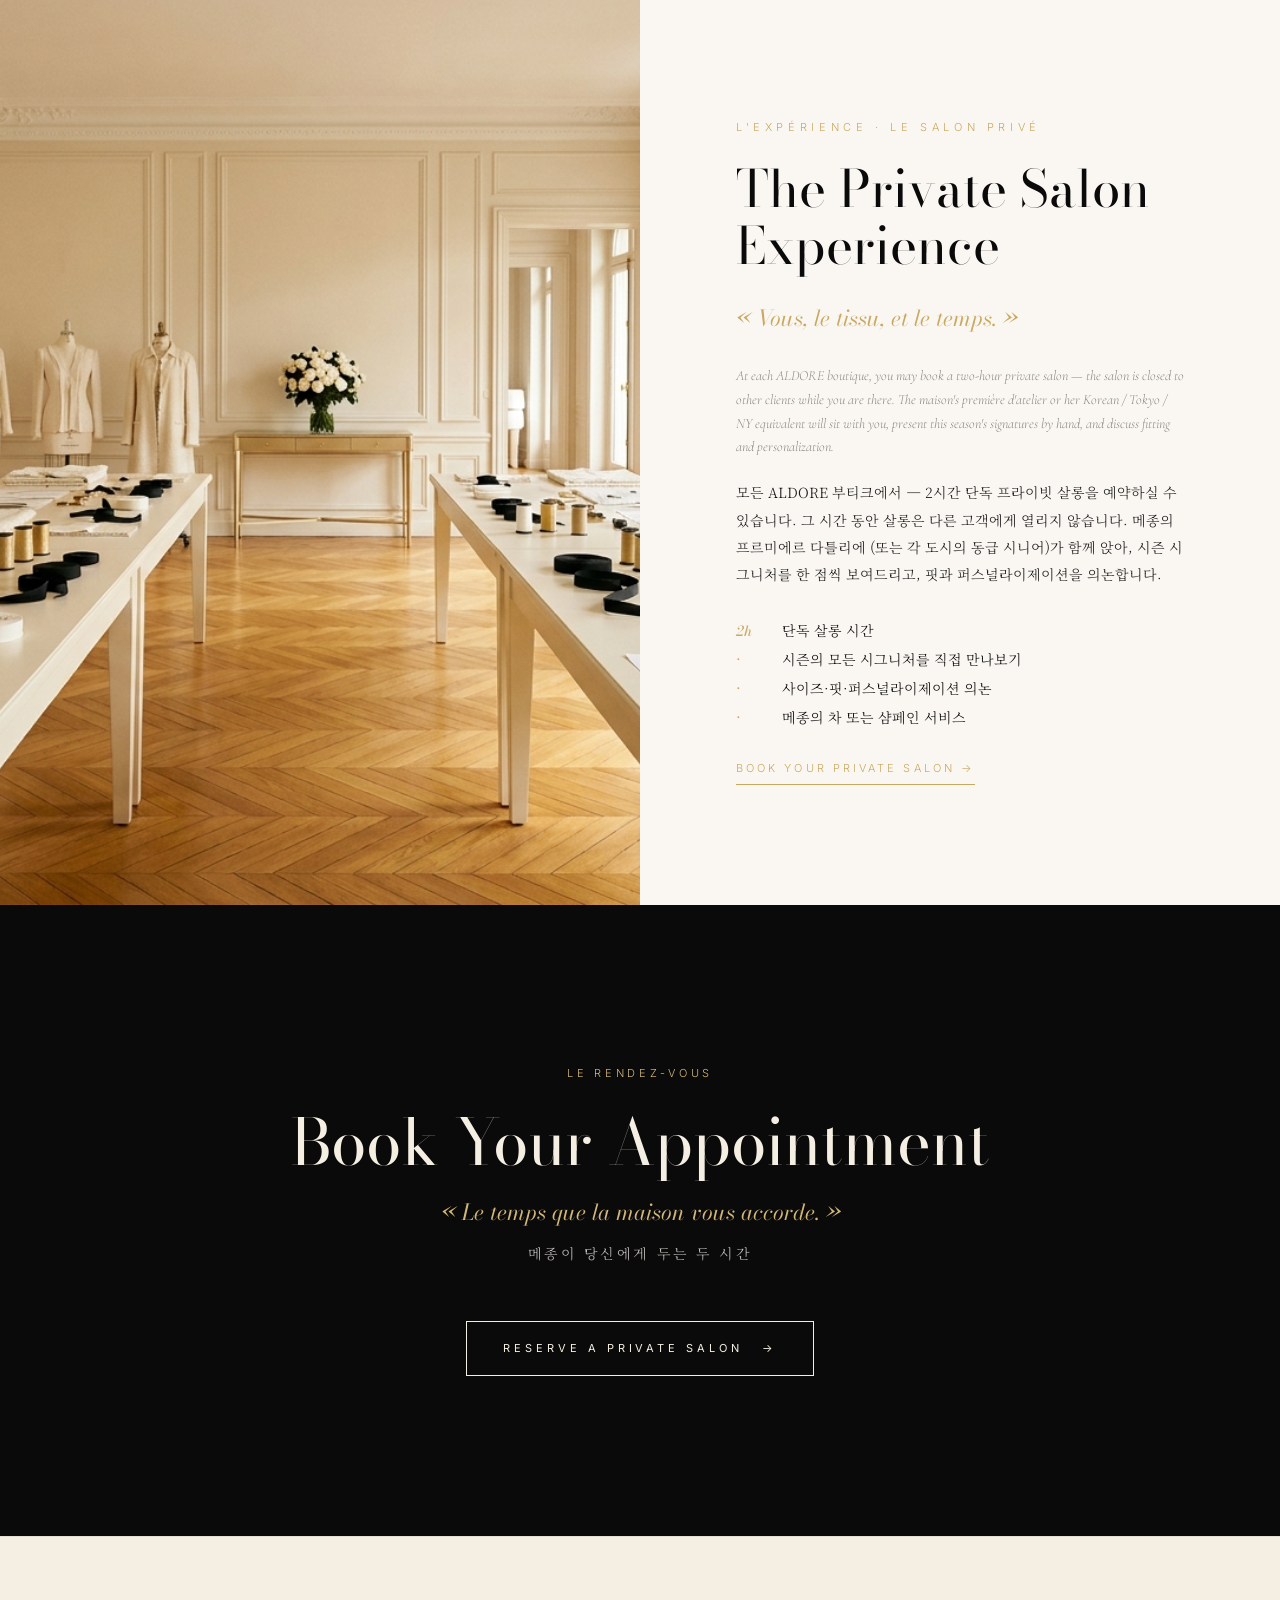
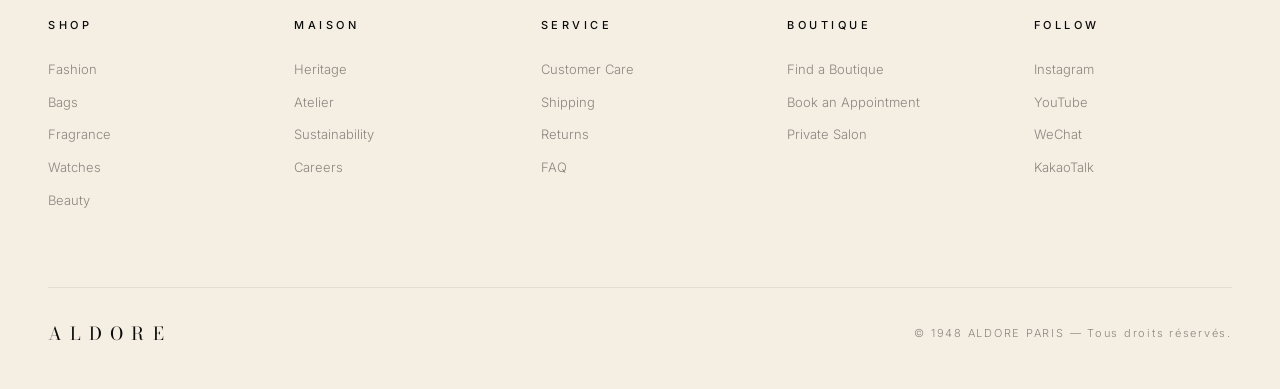
<file: boutique.html>
<!DOCTYPE html>
<html lang="ko">
<head>
<meta charset="UTF-8">
<meta name="viewport" content="width=device-width, initial-scale=1.0">
<title>Boutique — ALDORE Paris · Seoul · Tokyo · New York</title>
<meta name="description" content="ALDORE Boutiques — Paris 14 Rue de Sèvres 플래그십, 서울 청담, 도쿄 긴자, 뉴욕 매디슨 애비뉴. 프라이빗 살롱 예약.">
<link rel="preconnect" href="https://fonts.googleapis.com">
<link rel="preconnect" href="https://fonts.gstatic.com" crossorigin>
<link href="https://fonts.googleapis.com/css2?family=Bodoni+Moda:ital,opsz,wght@0,6..96,400;0,6..96,500;0,6..96,600;1,6..96,400;1,6..96,500&family=Cormorant+Garamond:ital,wght@0,300;0,400;0,500;1,300;1,400&family=Inter:wght@300;400;500;600&family=Noto+Serif+KR:wght@200;300;400;500&display=swap" rel="stylesheet">
<link rel="stylesheet" href="css/aldore.css">
</head>
<body>

<!-- HEADER -->
<header class="aldore-header">
  <div class="header-top">
    <nav class="lang-toggle">
      <span class="active">KR</span><span class="divider">|</span><span>EN</span>
    </nav>
    <h1 class="wordmark"><a href="index.html">ALDORE</a></h1>
    <nav class="utility">
      <a href="#">SEARCH</a>
      <a href="#">ACCOUNT</a>
      <a href="#">BAG (0)</a>
    </nav>
  </div>
  <nav class="main-menu">
    <a href="collection.html">COLLECTIONS</a>
    <a href="fashion.html">FASHION</a>
    <a href="bags.html">BAGS</a>
    <a href="fragrance.html">FRAGRANCE</a>
    <a href="maison.html">MAISON</a>
    <a href="journal.html">JOURNAL</a>
    <a href="boutique.html" class="active">BOUTIQUE</a>
  </nav>
</header>

<!-- HERO -->
<section class="bout-hero">
  <img src="images/boutique/bout_paris.jpg" alt="ALDORE Paris flagship — 14 Rue de Sèvres">
  <div class="bout-hero-overlay">
    <p class="bout-hero-eyebrow">Boutiques · Visit a Salon</p>
    <h2 class="bout-hero-title">Four Salons,<br>One Maison</h2>
    <p class="bout-hero-fr"><em>« Sur rendez-vous. »</em></p>
    <p class="bout-hero-ko">파리 · 서울 · 도쿄 · 뉴욕 — 4개의 도시, 같은 시간</p>
  </div>
</section>

<!-- LOCATIONS GRID -->
<section class="bout-loc">
  <p class="section-eyebrow">Nos Boutiques</p>
  <h2 class="section-title">Our Salons</h2>
  <p class="section-sub">예약제 — 프라이빗 살롱 경험</p>

  <div class="bout-grid">

    <article class="bout-tile">
      <div class="bout-tile-img">
        <img src="images/boutique/bout_paris.jpg" alt="ALDORE Paris flagship — 14 Rue de Sèvres">
        <span class="bout-tile-flag">Flagship</span>
      </div>
      <div class="bout-tile-meta">
        <p class="bout-tile-city">Paris · Rive Gauche</p>
        <h3 class="bout-tile-name">14 Rue de Sèvres</h3>
        <p class="bout-tile-addr">75006 Paris, France</p>

        <dl class="bout-tile-info">
          <div class="bout-info-row">
            <dt>Téléphone</dt>
            <dd>+33 1 45 48 14 48</dd>
          </div>
          <div class="bout-info-row">
            <dt>Lundi — Samedi</dt>
            <dd>10h — 19h</dd>
          </div>
          <div class="bout-info-row">
            <dt>Dimanche</dt>
            <dd>14h — 18h · Sur rendez-vous</dd>
          </div>
        </dl>

        <p class="bout-tile-note">메종의 창립지 · Atelier Rue de Sèvres와 같은 건물 1층 부티크</p>
        <a href="#" class="bout-tile-cta">Book Appointment — 예약 →</a>
      </div>
    </article>

    <article class="bout-tile">
      <div class="bout-tile-img">
        <img src="images/boutique/bout_seoul.jpg" alt="ALDORE Seoul Cheongdam-dong">
      </div>
      <div class="bout-tile-meta">
        <p class="bout-tile-city">Seoul · Cheongdam-dong</p>
        <h3 class="bout-tile-name">청담동 메종</h3>
        <p class="bout-tile-addr">서울특별시 강남구 청담동 압구정로 412</p>

        <dl class="bout-tile-info">
          <div class="bout-info-row">
            <dt>Téléphone</dt>
            <dd>+82 2 514 1948</dd>
          </div>
          <div class="bout-info-row">
            <dt>월 — 토</dt>
            <dd>11:00 — 20:00</dd>
          </div>
          <div class="bout-info-row">
            <dt>일요일</dt>
            <dd>예약제 운영</dd>
          </div>
        </dl>

        <p class="bout-tile-note">한국 단독 부티크 · 청담동 갤러리아 백화점 명품관 인근</p>
        <a href="#" class="bout-tile-cta">Book Appointment — 예약 →</a>
      </div>
    </article>

    <article class="bout-tile">
      <div class="bout-tile-img">
        <img src="images/boutique/bout_tokyo.jpg" alt="ALDORE Tokyo Ginza">
      </div>
      <div class="bout-tile-meta">
        <p class="bout-tile-city">Tokyo · Ginza</p>
        <h3 class="bout-tile-name">銀座メゾン</h3>
        <p class="bout-tile-addr">〒104-0061 東京都中央区銀座4-12-15</p>

        <dl class="bout-tile-info">
          <div class="bout-info-row">
            <dt>Téléphone</dt>
            <dd>+81 3 6225 1948</dd>
          </div>
          <div class="bout-info-row">
            <dt>月 — 土</dt>
            <dd>11:00 — 20:00</dd>
          </div>
          <div class="bout-info-row">
            <dt>日曜</dt>
            <dd>13:00 — 19:00</dd>
          </div>
        </dl>

        <p class="bout-tile-note">긴자 4초메 사거리 · 메종의 일본 단독 살롱</p>
        <a href="#" class="bout-tile-cta">Book Appointment — 予約 →</a>
      </div>
    </article>

    <article class="bout-tile">
      <div class="bout-tile-img">
        <img src="images/boutique/bout_nyc.jpg" alt="ALDORE New York Madison Avenue">
      </div>
      <div class="bout-tile-meta">
        <p class="bout-tile-city">New York · Upper East Side</p>
        <h3 class="bout-tile-name">748 Madison Avenue</h3>
        <p class="bout-tile-addr">New York, NY 10065, United States</p>

        <dl class="bout-tile-info">
          <div class="bout-info-row">
            <dt>Telephone</dt>
            <dd>+1 212 988 1948</dd>
          </div>
          <div class="bout-info-row">
            <dt>Mon — Sat</dt>
            <dd>10:00 — 19:00</dd>
          </div>
          <div class="bout-info-row">
            <dt>Sunday</dt>
            <dd>By appointment only</dd>
          </div>
        </dl>

        <p class="bout-tile-note">매디슨 애비뉴 · 어퍼 이스트 사이드 메종의 미국 단독 살롱</p>
        <a href="#" class="bout-tile-cta">Book Appointment →</a>
      </div>
    </article>

  </div>
</section>

<!-- PRIVATE SALON EXPERIENCE -->
<section class="bout-priv">
  <div class="bout-priv-grid">
    <div class="bout-priv-img">
      <img src="images/maison/maison_atelier_overview.jpg" alt="The maison's private salon — Atelier Rue de Sèvres">
    </div>
    <div class="bout-priv-text">
      <p class="bout-priv-eyebrow">L'Expérience · Le Salon Privé</p>
      <h3 class="bout-priv-title">The Private Salon Experience</h3>
      <p class="bout-priv-fr"><em>« Vous, le tissu, et le temps. »</em></p>
      <p class="bout-priv-en">
        At each ALDORE boutique, you may book a two-hour private salon — the salon is closed to other clients while you are there. The maison's première d'atelier or her Korean / Tokyo / NY equivalent will sit with you, present this season's signatures by hand, and discuss fitting and personalization.
      </p>
      <p class="bout-priv-ko">
        모든 ALDORE 부티크에서 — 2시간 단독 프라이빗 살롱을 예약하실 수 있습니다. 그 시간 동안 살롱은 다른 고객에게 열리지 않습니다. 메종의 프르미에르 다틀리에 (또는 각 도시의 동급 시니어)가 함께 앉아, 시즌 시그니처를 한 점씩 보여드리고, 핏과 퍼스널라이제이션을 의논합니다.
      </p>
      <ul class="bout-priv-list">
        <li><span class="bout-priv-pct">2h</span> 단독 살롱 시간</li>
        <li><span class="bout-priv-pct">·</span> 시즌의 모든 시그니처를 직접 만나보기</li>
        <li><span class="bout-priv-pct">·</span> 사이즈·핏·퍼스널라이제이션 의논</li>
        <li><span class="bout-priv-pct">·</span> 메종의 차 또는 샴페인 서비스</li>
      </ul>
      <a href="#" class="bout-priv-link">Book Your Private Salon →</a>
    </div>
  </div>
</section>

<!-- CTA -->
<section class="bout-cta">
  <p class="bout-cta-eyebrow">Le Rendez-Vous</p>
  <h2 class="bout-cta-title">Book Your Appointment</h2>
  <p class="bout-cta-fr"><em>« Le temps que la maison vous accorde. »</em></p>
  <p class="bout-cta-ko">메종이 당신에게 두는 두 시간</p>
  <a href="#" class="btn-line-dark">Reserve a Private Salon <span>→</span></a>
</section>

<!-- FOOTER -->
<footer>
  <div class="foot-cols">
    <div class="foot-col">
      <h5>Shop</h5>
      <a href="fashion.html">Fashion</a>
      <a href="bags.html">Bags</a>
      <a href="fragrance.html">Fragrance</a>
      <a href="#">Watches</a>
      <a href="#">Beauty</a>
    </div>
    <div class="foot-col">
      <h5>Maison</h5>
      <a href="maison.html">Heritage</a>
      <a href="#">Atelier</a>
      <a href="#">Sustainability</a>
      <a href="#">Careers</a>
    </div>
    <div class="foot-col">
      <h5>Service</h5>
      <a href="#">Customer Care</a>
      <a href="#">Shipping</a>
      <a href="#">Returns</a>
      <a href="#">FAQ</a>
    </div>
    <div class="foot-col">
      <h5>Boutique</h5>
      <a href="boutique.html">Find a Boutique</a>
      <a href="boutique.html">Book an Appointment</a>
      <a href="boutique.html">Private Salon</a>
    </div>
    <div class="foot-col">
      <h5>Follow</h5>
      <a href="#">Instagram</a>
      <a href="#">YouTube</a>
      <a href="#">WeChat</a>
      <a href="#">KakaoTalk</a>
    </div>
  </div>

  <div class="foot-bottom">
    <p class="foot-wordmark">ALDORE</p>
    <p class="foot-copyright">© 1948 ALDORE PARIS — Tous droits réservés.</p>
  </div>
</footer>

</body>
</html>
</file>
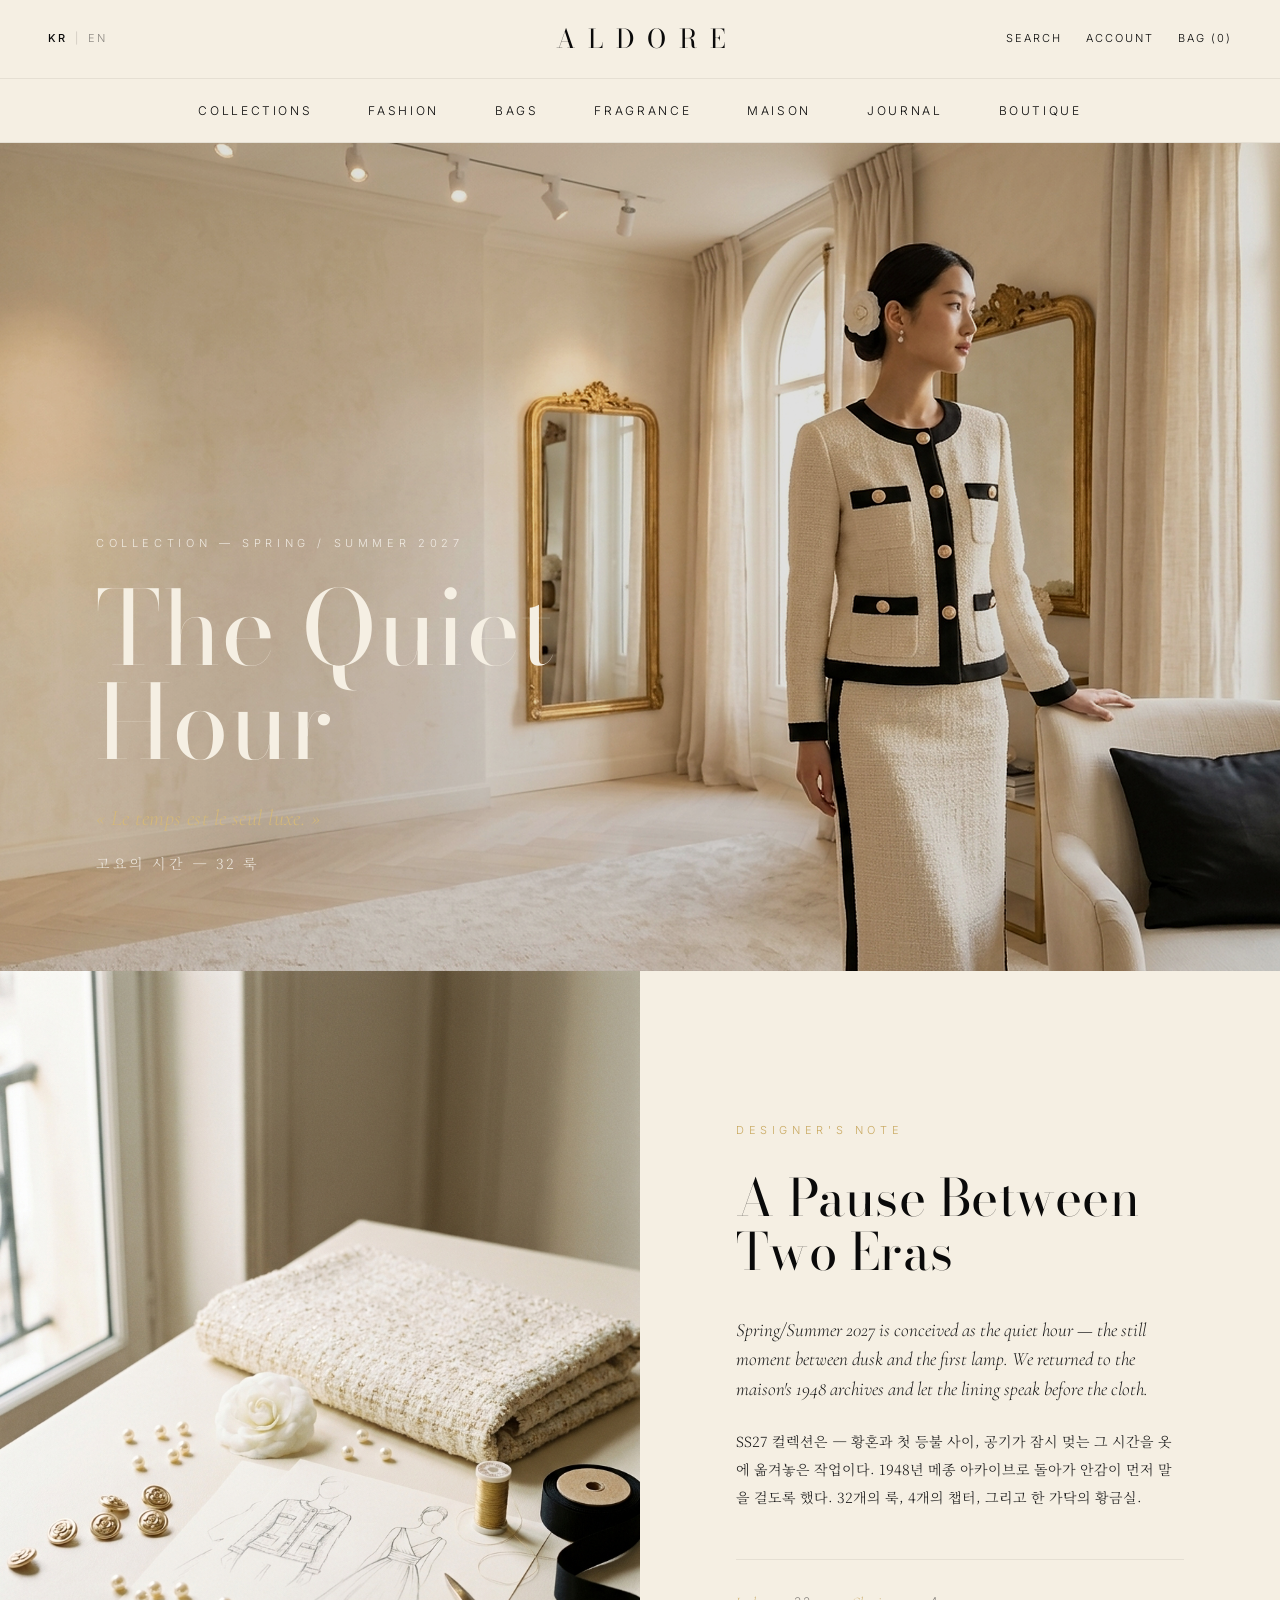
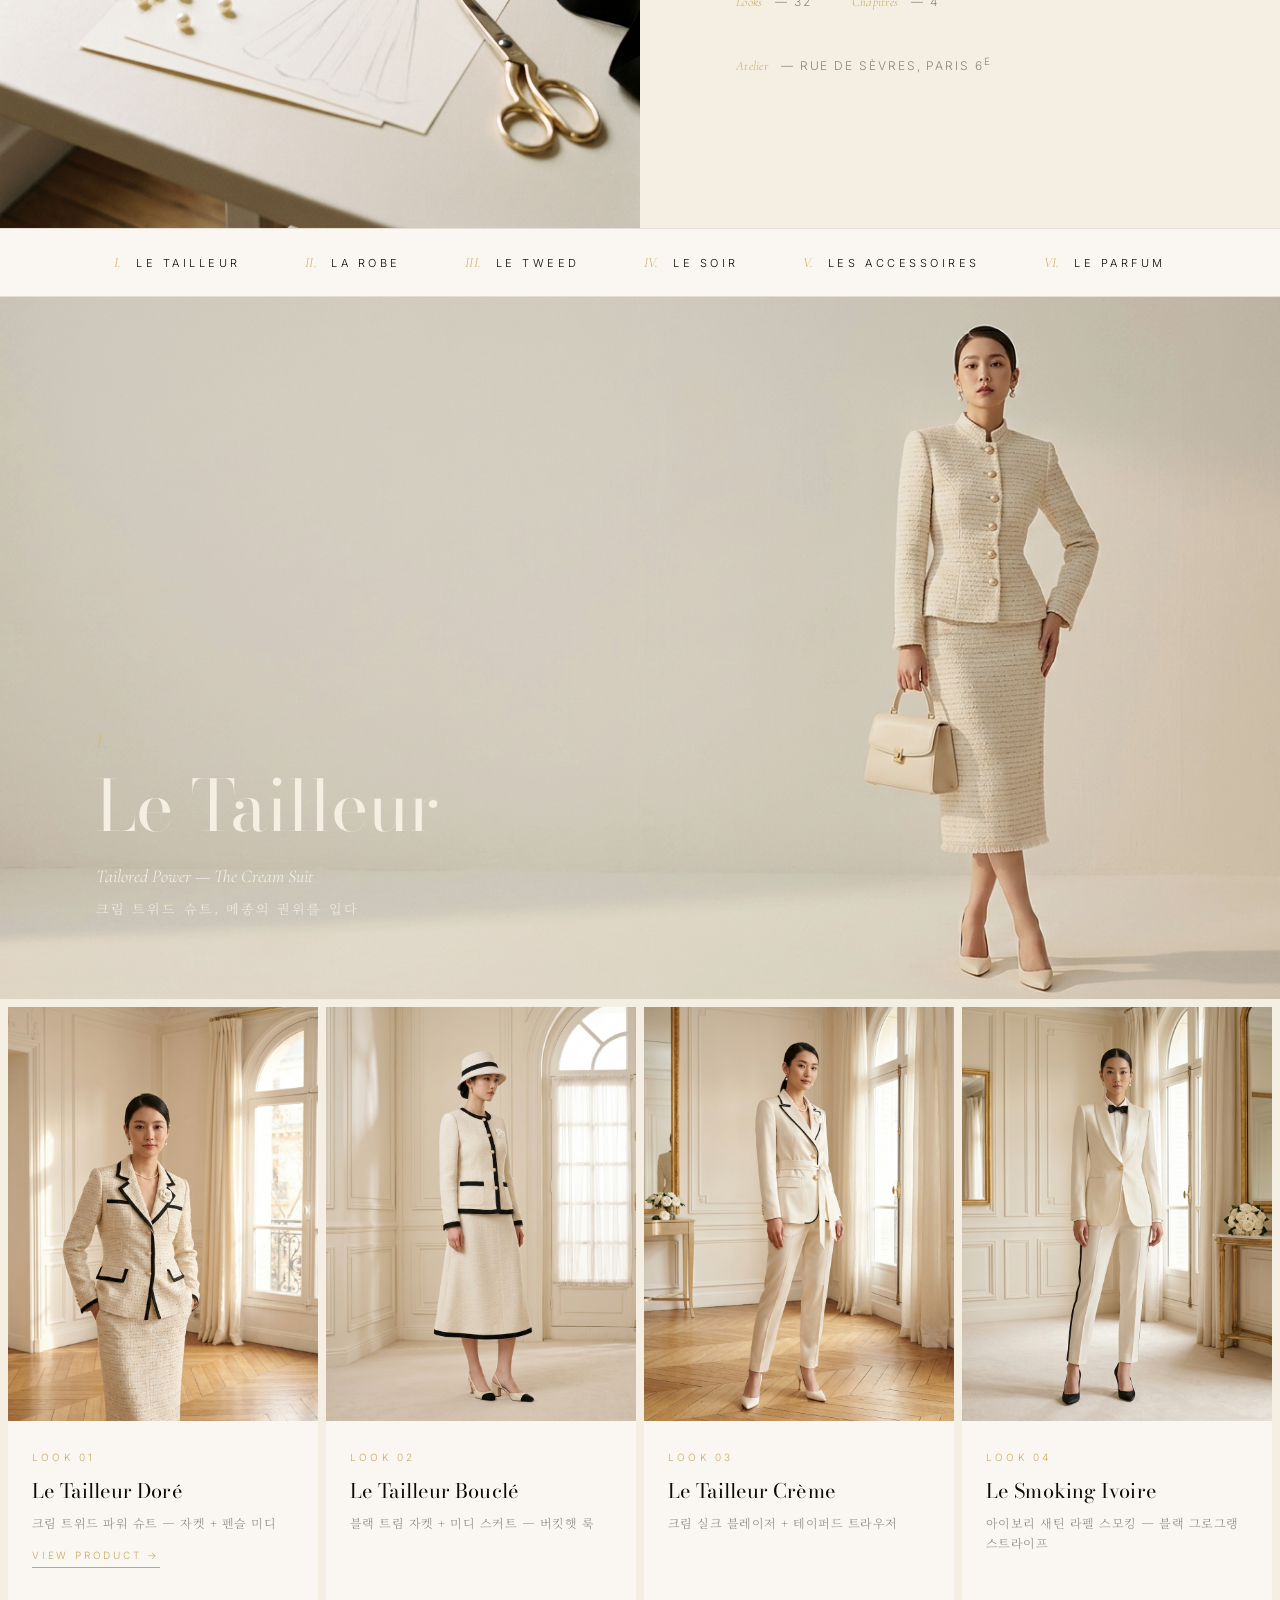
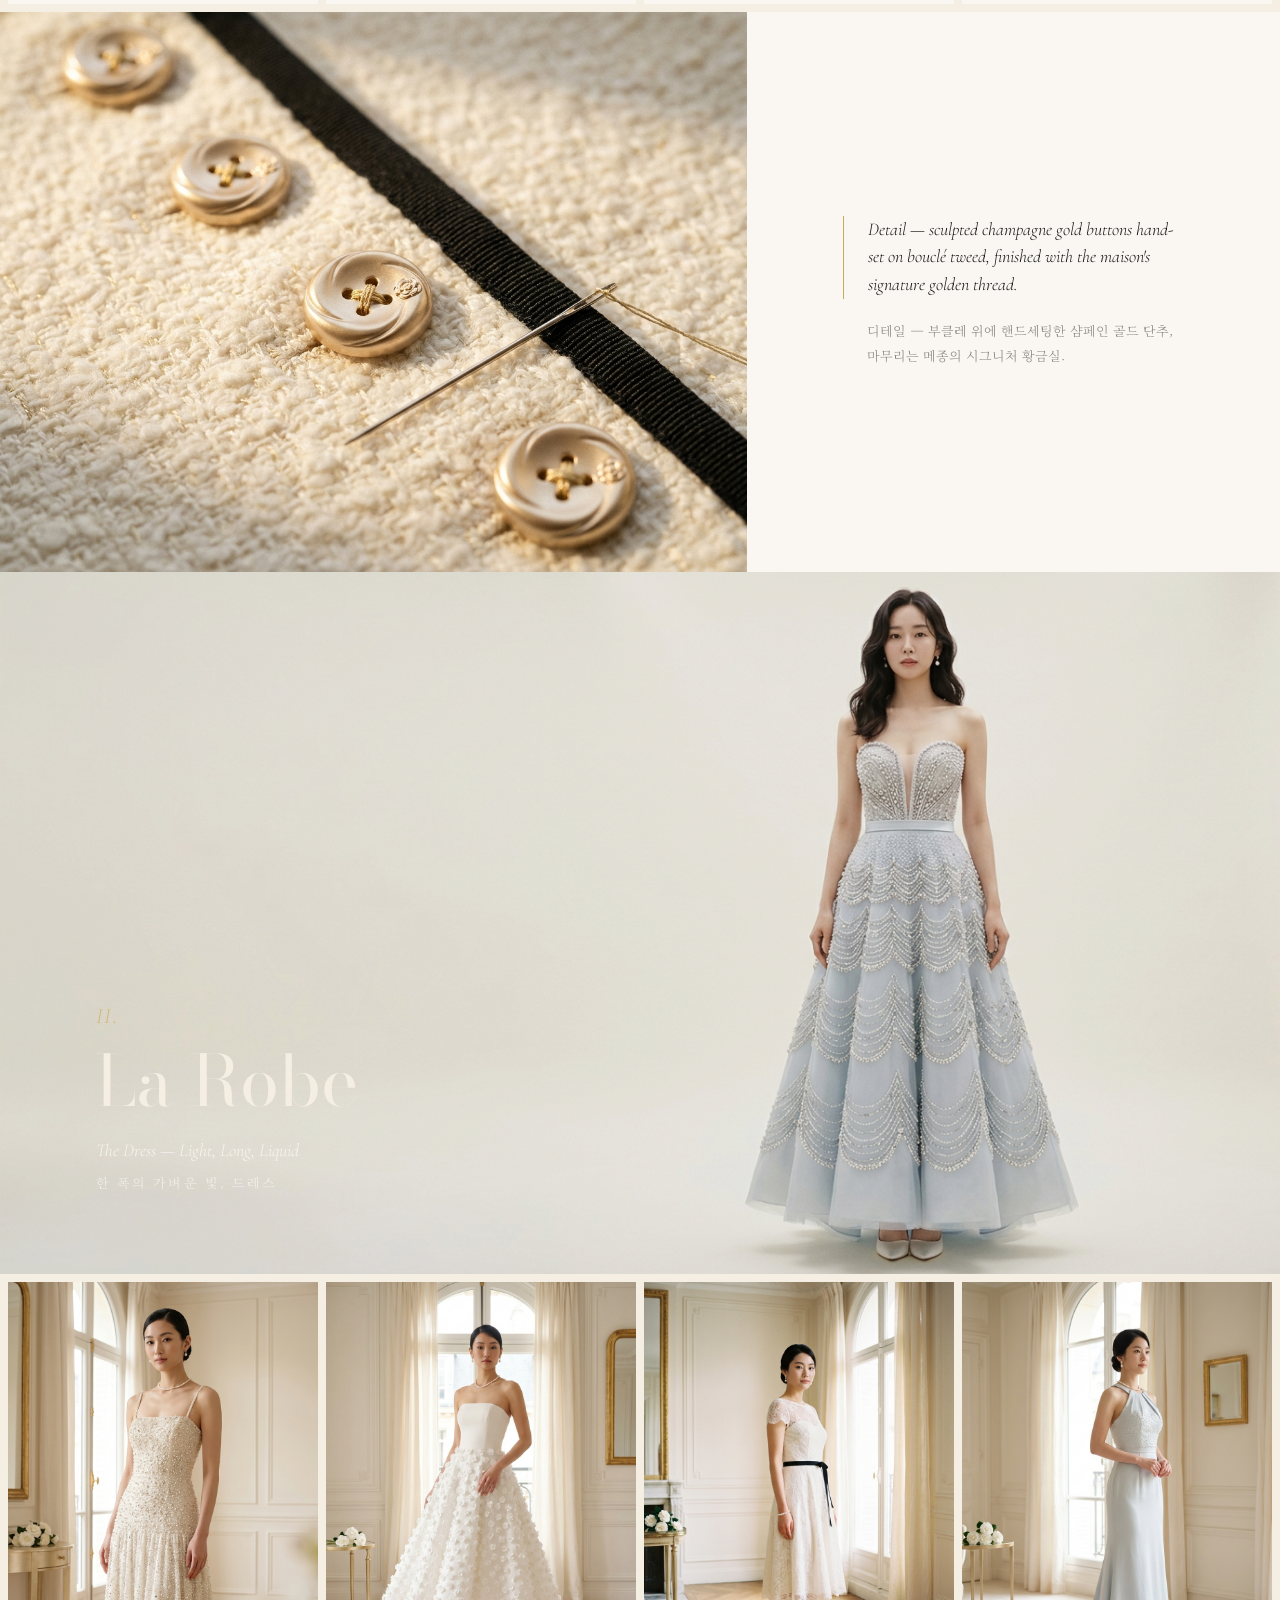
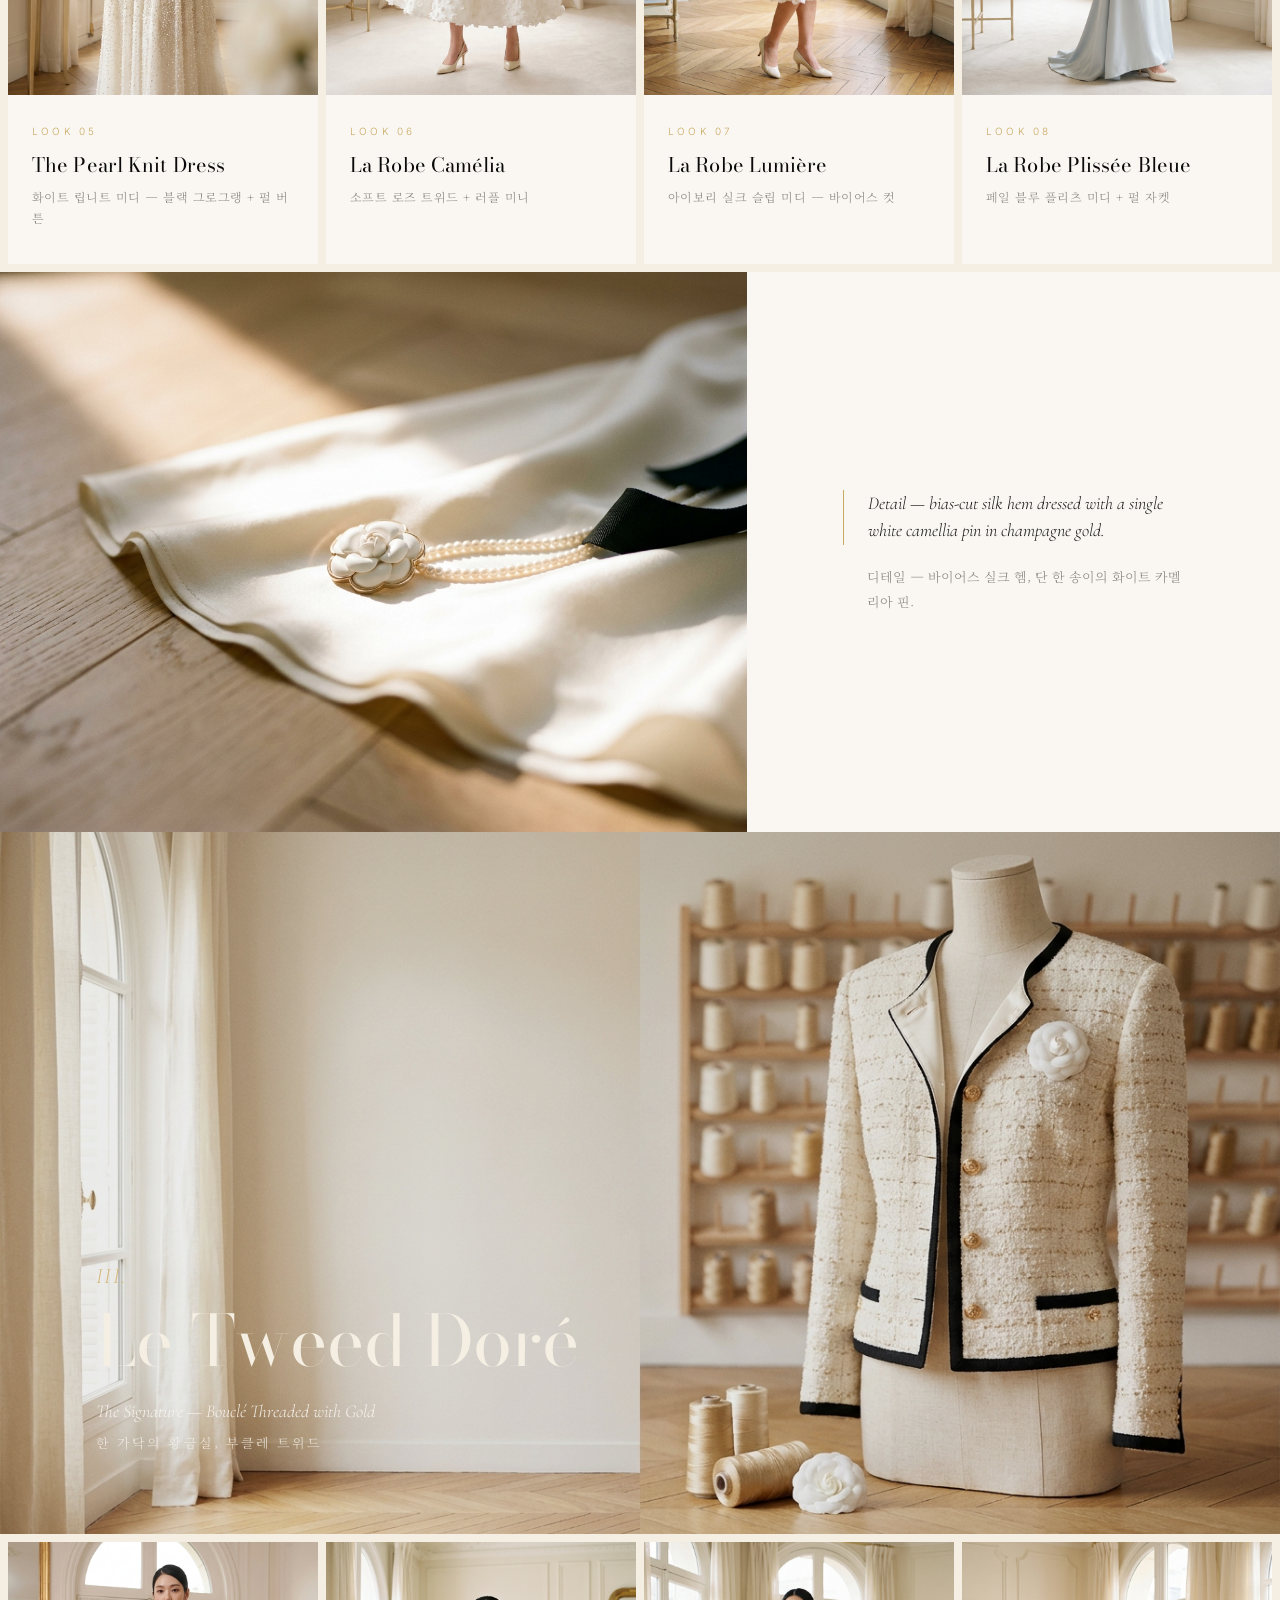
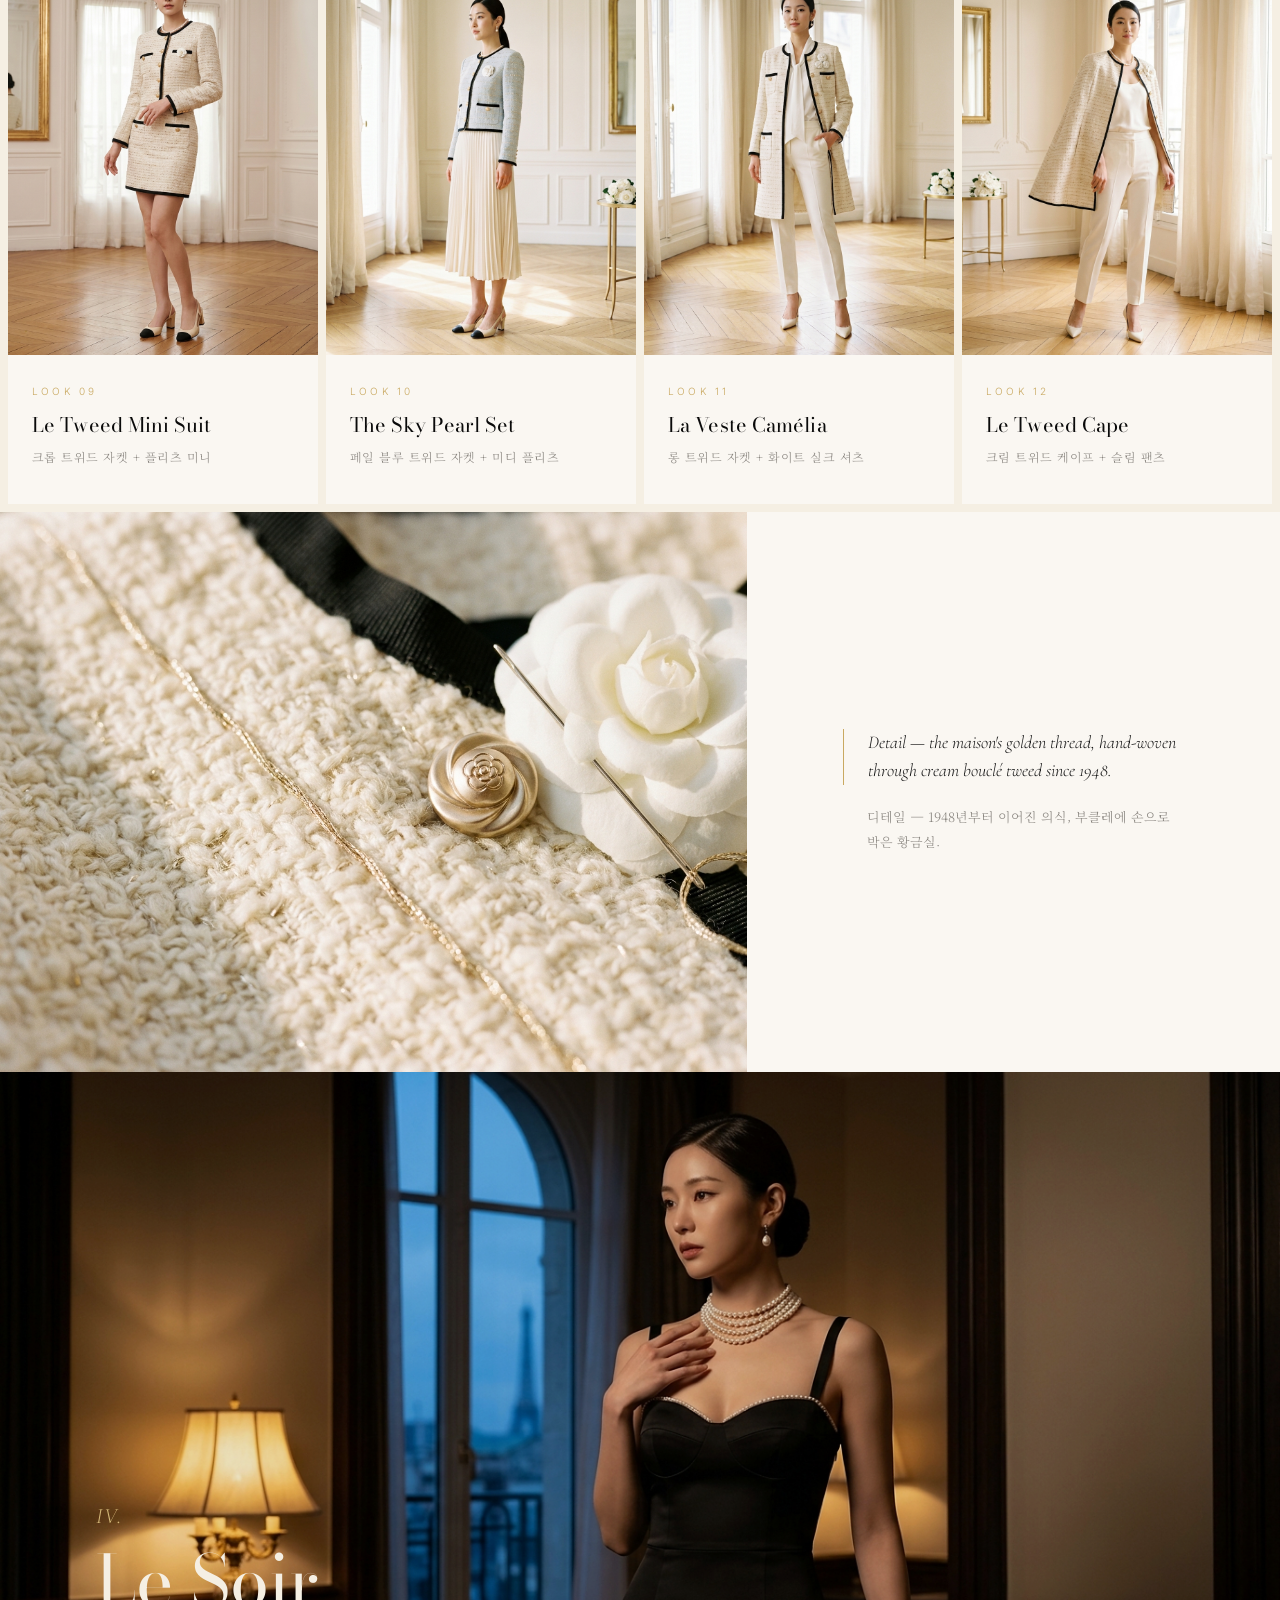
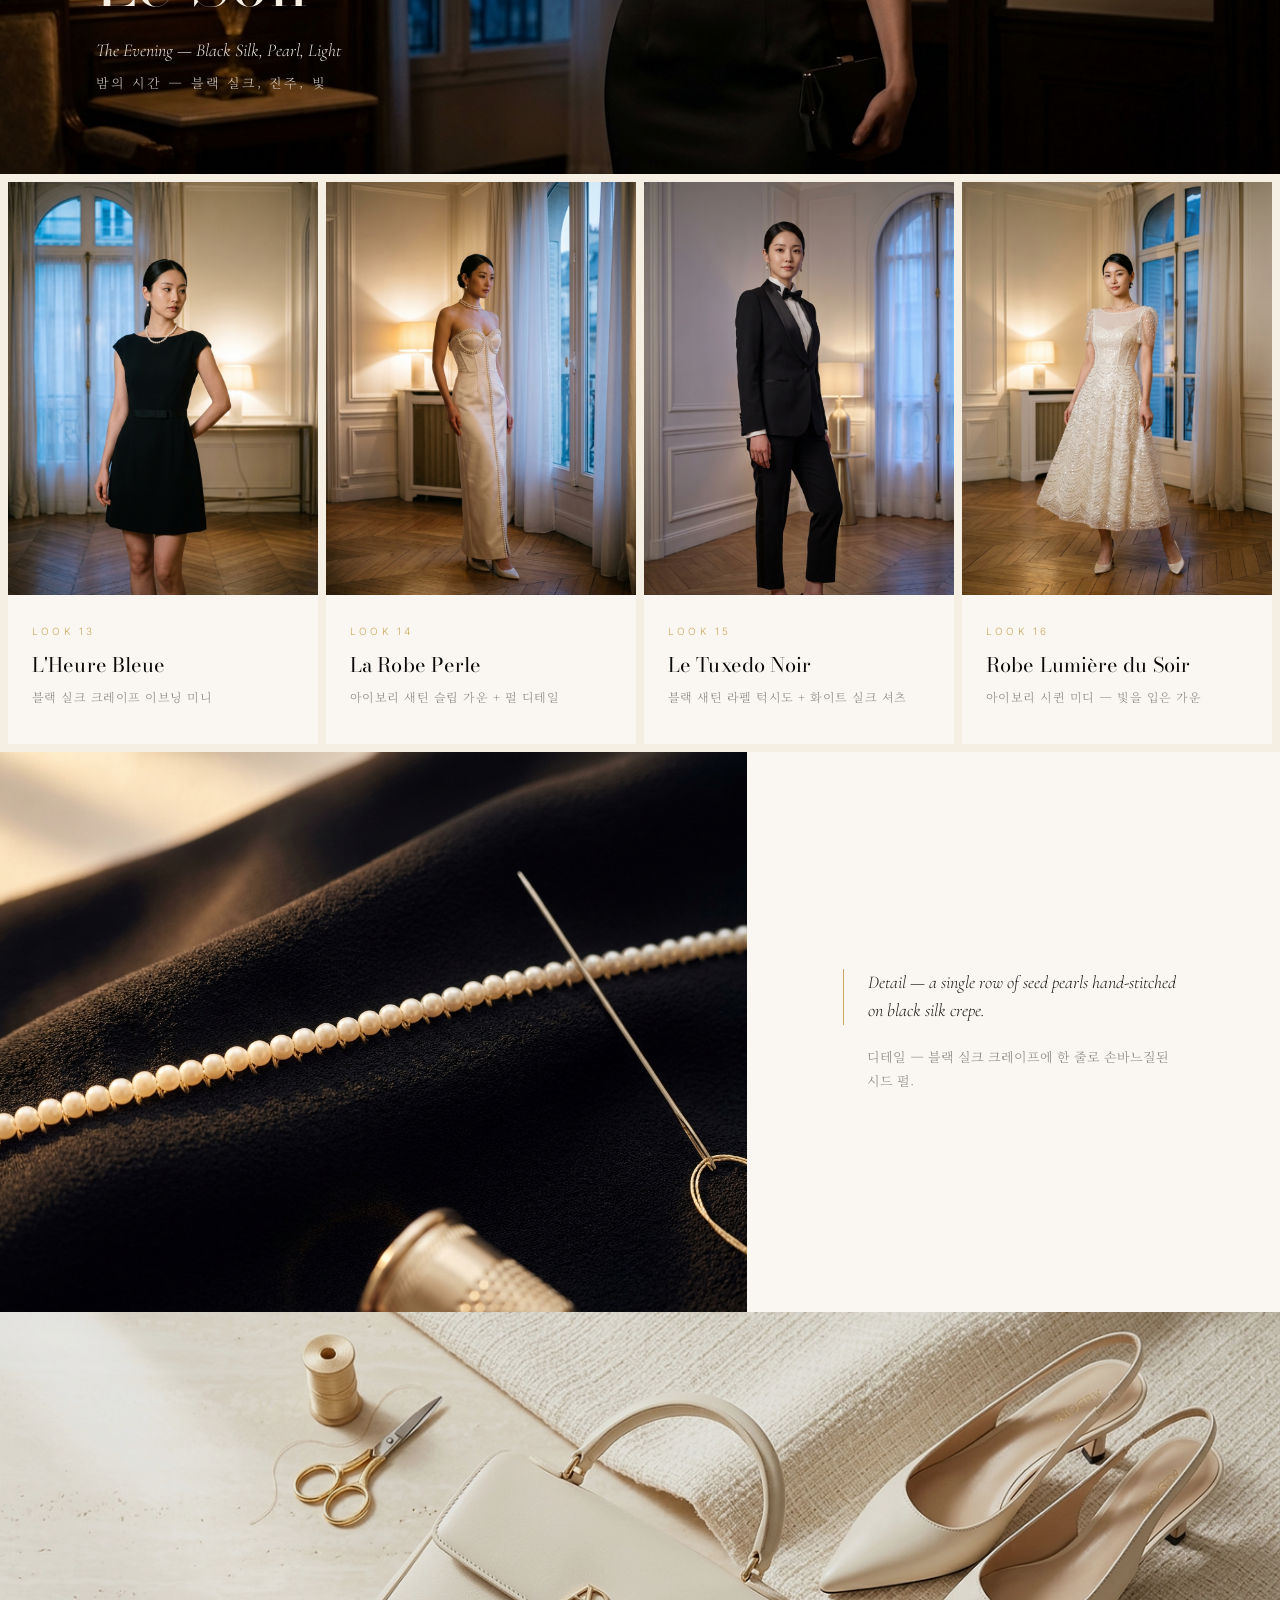
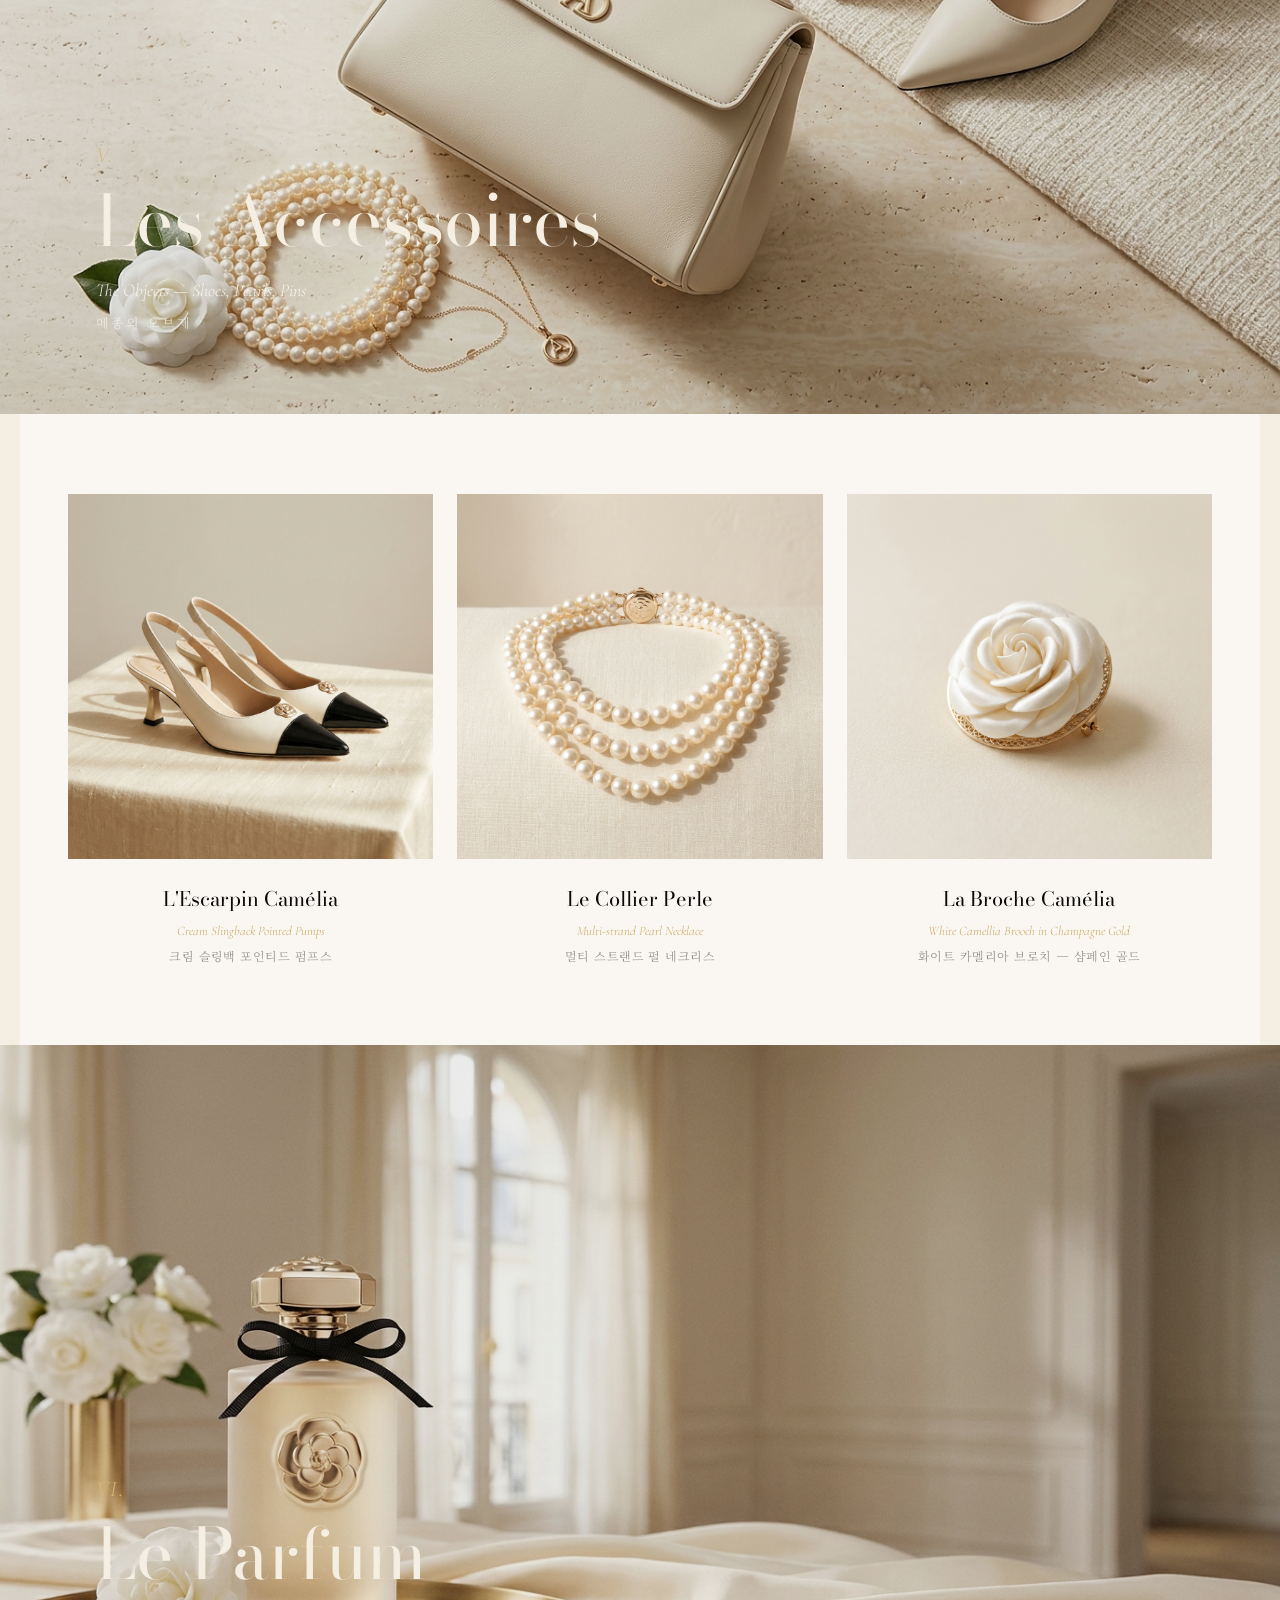
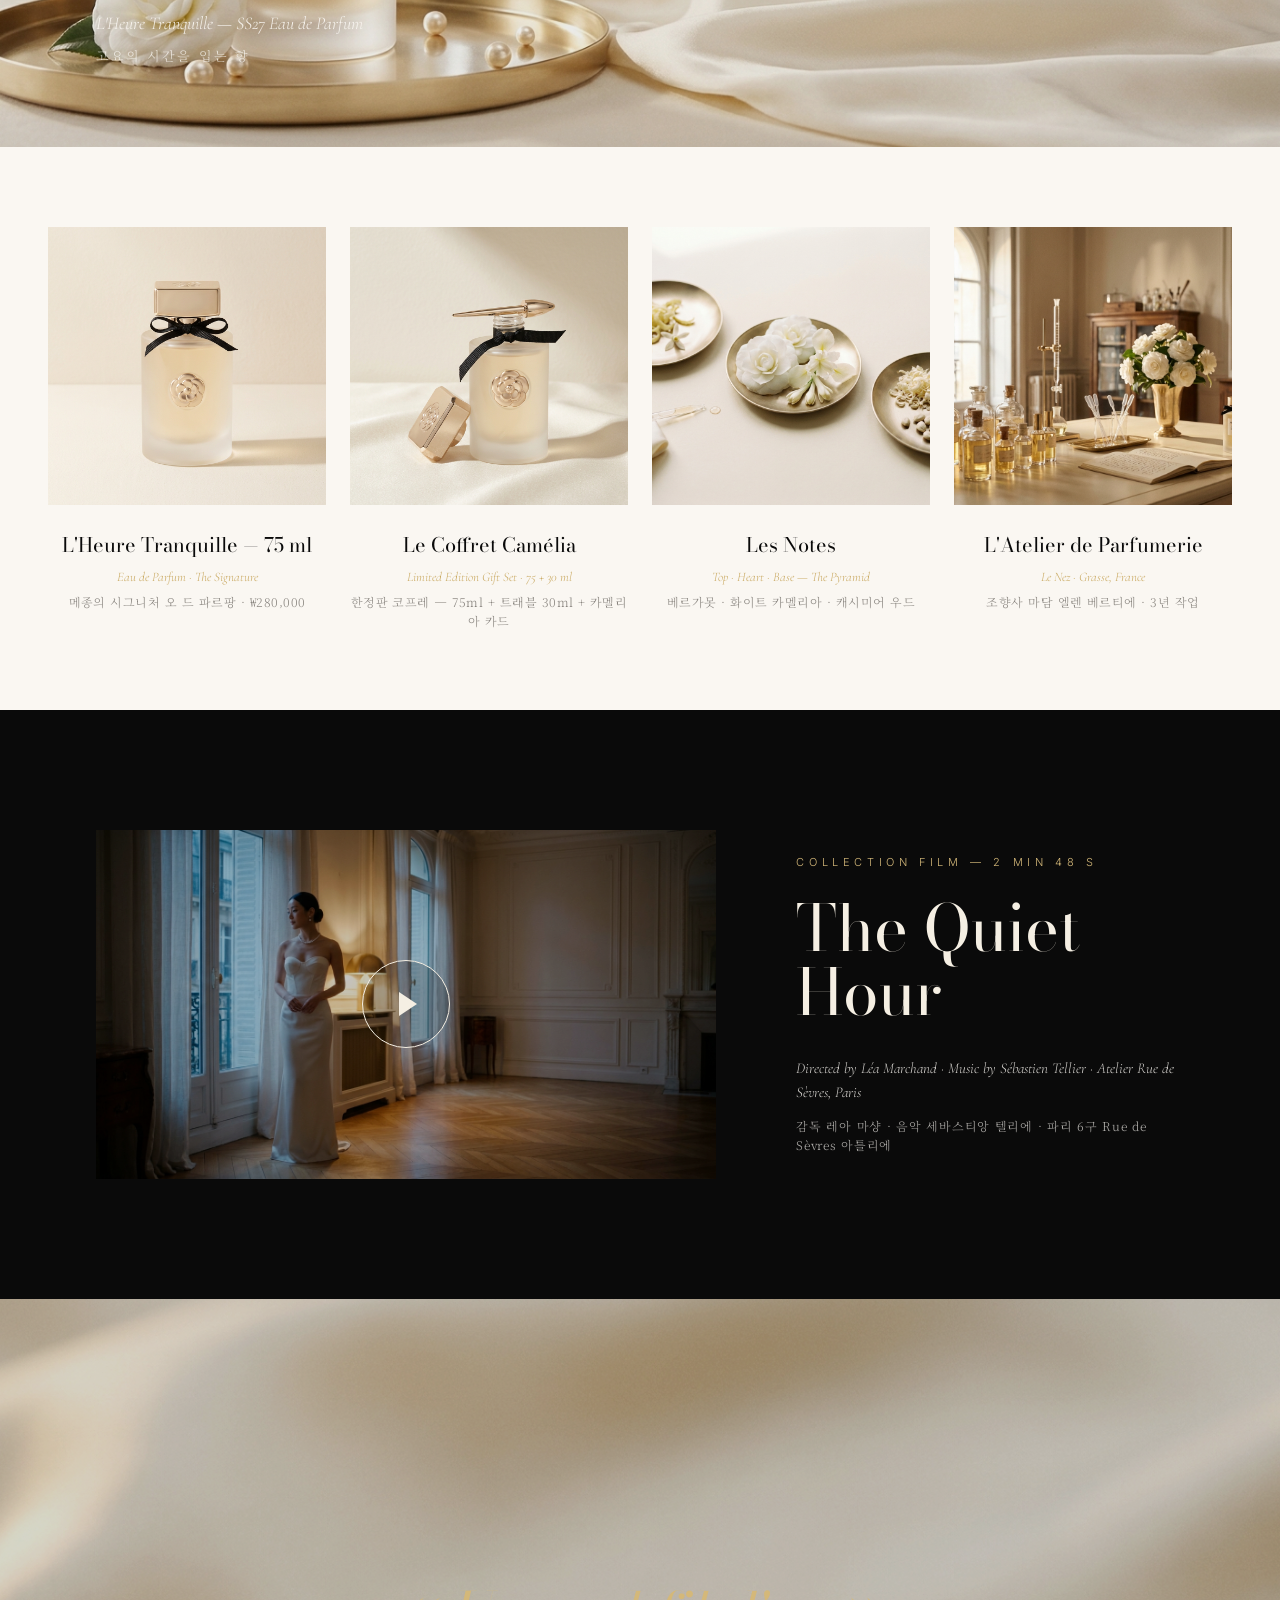
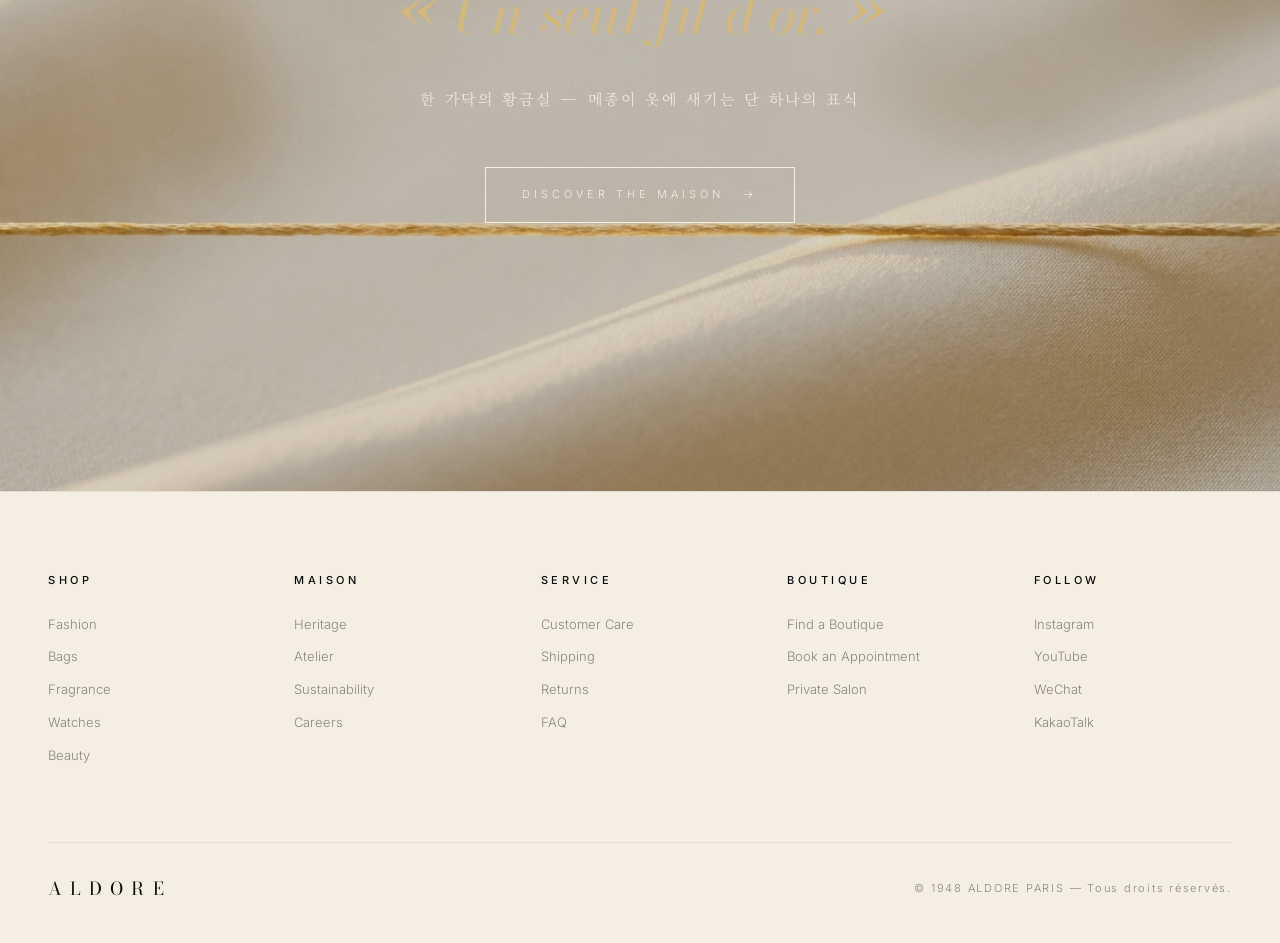
<file: collection.html>
<!DOCTYPE html>
<html lang="ko">
<head>
<meta charset="UTF-8">
<meta name="viewport" content="width=device-width, initial-scale=1.0">
<title>ALDORE — The Quiet Hour, Spring/Summer 2027 Collection</title>
<meta name="description" content="ALDORE Spring/Summer 2027 컬렉션 — The Quiet Hour. 32 looks across Le Tailleur, La Robe, Le Tweed, Le Soir, Les Accessoires.">
<link rel="preconnect" href="https://fonts.googleapis.com">
<link rel="preconnect" href="https://fonts.gstatic.com" crossorigin>
<link href="https://fonts.googleapis.com/css2?family=Bodoni+Moda:ital,opsz,wght@0,6..96,400;0,6..96,500;0,6..96,600;1,6..96,400;1,6..96,500&family=Cormorant+Garamond:ital,wght@0,300;0,400;0,500;1,300;1,400&family=Inter:wght@300;400;500;600&family=Noto+Serif+KR:wght@200;300;400;500&display=swap" rel="stylesheet">
<link rel="stylesheet" href="css/aldore.css">
</head>
<body>

<!-- ============================================
     HEADER (shared)
     ============================================ -->
<header class="aldore-header">
  <div class="header-top">
    <nav class="lang-toggle">
      <span class="active">KR</span><span class="divider">|</span><span>EN</span>
    </nav>
    <h1 class="wordmark"><a href="index.html">ALDORE</a></h1>
    <nav class="utility">
      <a href="#">SEARCH</a>
      <a href="#">ACCOUNT</a>
      <a href="#">BAG (0)</a>
    </nav>
  </div>
  <nav class="main-menu">
    <a href="collection.html" class="active">COLLECTIONS</a>
    <a href="fashion.html">FASHION</a>
    <a href="bags.html">BAGS</a>
    <a href="fragrance.html">FRAGRANCE</a>
    <a href="maison.html">MAISON</a>
    <a href="journal.html">JOURNAL</a>
    <a href="boutique.html">BOUTIQUE</a>
  </nav>
</header>

<!-- ============================================
     COLLECTION HERO
     ============================================ -->
<section class="col-hero">
  <img src="images/collection/hero.jpg" alt="ALDORE Spring/Summer 2027 — The Quiet Hour">
  <div class="col-hero-overlay">
    <p class="col-hero-eyebrow">Collection — Spring / Summer 2027</p>
    <h2 class="col-hero-title">The Quiet Hour</h2>
    <p class="col-hero-fr"><em>« Le temps est le seul luxe. »</em></p>
    <p class="col-hero-ko">고요의 시간 — 32 룩</p>
  </div>
</section>

<!-- ============================================
     DESIGNER NOTE — MANIFESTO SPLIT
     ============================================ -->
<section class="col-note">
  <div class="col-note-grid">
    <div class="col-note-image">
      <img src="images/collection/designer_note.jpg" alt="Designer Note — Atelier Rue de Sèvres">
    </div>
    <div class="col-note-text">
      <p class="col-note-eyebrow">Designer's Note</p>
      <h3 class="col-note-title">A Pause Between Two Eras</h3>
      <p class="col-note-lead-en">
        Spring/Summer 2027 is conceived as the quiet hour — the still moment between dusk and the first lamp. We returned to the maison's 1948 archives and let the lining speak before the cloth.
      </p>
      <p class="col-note-lead-ko">
        SS27 컬렉션은 — 황혼과 첫 등불 사이, 공기가 잠시 멎는 그 시간을 옷에 옮겨놓은 작업이다. 1948년 메종 아카이브로 돌아가 안감이 먼저 말을 걸도록 했다. 32개의 룩, 4개의 챕터, 그리고 한 가닥의 황금실.
      </p>
      <div class="col-note-meta">
        <span><em>Looks</em> — 32</span>
        <span><em>Chapitres</em> — 4</span>
        <span><em>Atelier</em> — Rue de Sèvres, Paris 6<sup>e</sup></span>
      </div>
    </div>
  </div>
</section>

<!-- ============================================
     CATEGORY ANCHOR INDEX
     ============================================ -->
<nav class="col-anchor">
  <ol>
    <li><a href="#tailleur"><em>I.</em> Le Tailleur</a></li>
    <li><a href="#robe"><em>II.</em> La Robe</a></li>
    <li><a href="#tweed"><em>III.</em> Le Tweed</a></li>
    <li><a href="#soir"><em>IV.</em> Le Soir</a></li>
    <li><a href="#accessoires"><em>V.</em> Les Accessoires</a></li>
    <li><a href="#parfum"><em>VI.</em> Le Parfum</a></li>
  </ol>
</nav>

<!-- ============================================
     CHAPTER I — LE TAILLEUR
     ============================================ -->
<section class="col-chapter" id="tailleur">
  <div class="col-chapter-cover">
    <img src="images/collection/cat_tailleur.jpg" alt="Le Tailleur — Tailored Power">
    <div class="col-chapter-label">
      <span class="col-roman">I.</span>
      <h3 class="col-chapter-title">Le Tailleur</h3>
      <p class="col-chapter-sub-en">Tailored Power — The Cream Suit</p>
      <p class="col-chapter-sub-ko">크림 트위드 슈트, 메종의 권위를 입다</p>
    </div>
  </div>

  <div class="col-look-grid">
    <a href="product.html" class="col-look col-look-link">
      <img src="images/collection/look_t_01.jpg" alt="Look 01 — Le Tailleur Doré">
      <div class="col-look-meta">
        <span class="col-look-num">Look 01</span>
        <p class="col-look-name">Le Tailleur Doré</p>
        <p class="col-look-desc-ko">크림 트위드 파워 슈트 — 자켓 + 펜슬 미디</p>
        <span class="col-look-cta">View Product →</span>
      </div>
    </a>
    <article class="col-look">
      <img src="images/collection/look_t_02.jpg" alt="Look 02 — Le Tailleur Bouclé">
      <div class="col-look-meta">
        <span class="col-look-num">Look 02</span>
        <p class="col-look-name">Le Tailleur Bouclé</p>
        <p class="col-look-desc-ko">블랙 트림 자켓 + 미디 스커트 — 버킷햇 룩</p>
      </div>
    </article>
    <article class="col-look">
      <img src="images/collection/look_t_03.jpg" alt="Look 03 — Le Tailleur Crème">
      <div class="col-look-meta">
        <span class="col-look-num">Look 03</span>
        <p class="col-look-name">Le Tailleur Crème</p>
        <p class="col-look-desc-ko">크림 실크 블레이저 + 테이퍼드 트라우저</p>
      </div>
    </article>
    <article class="col-look">
      <img src="images/collection/look_t_04.jpg" alt="Look 04 — Le Smoking Ivoire">
      <div class="col-look-meta">
        <span class="col-look-num">Look 04</span>
        <p class="col-look-name">Le Smoking Ivoire</p>
        <p class="col-look-desc-ko">아이보리 새틴 라펠 스모킹 — 블랙 그로그랭 스트라이프</p>
      </div>
    </article>
  </div>

  <figure class="col-detail">
    <img src="images/collection/detail_t.jpg" alt="Detail — Champagne Gold Buttons & Le Fil Doré">
    <figcaption>
      <p class="col-detail-en">Detail — sculpted champagne gold buttons hand-set on bouclé tweed, finished with the maison's signature golden thread.</p>
      <p class="col-detail-ko">디테일 — 부클레 위에 핸드세팅한 샴페인 골드 단추, 마무리는 메종의 시그니처 황금실.</p>
    </figcaption>
  </figure>
</section>

<!-- ============================================
     CHAPTER II — LA ROBE
     ============================================ -->
<section class="col-chapter" id="robe">
  <div class="col-chapter-cover">
    <img src="images/collection/cat_robe.jpg" alt="La Robe — The Pearl Knit & Light Dresses">
    <div class="col-chapter-label">
      <span class="col-roman">II.</span>
      <h3 class="col-chapter-title">La Robe</h3>
      <p class="col-chapter-sub-en">The Dress — Light, Long, Liquid</p>
      <p class="col-chapter-sub-ko">한 폭의 가벼운 빛, 드레스</p>
    </div>
  </div>

  <div class="col-look-grid">
    <article class="col-look">
      <img src="images/collection/look_r_01.jpg" alt="Look 05 — The Pearl Knit Dress">
      <div class="col-look-meta">
        <span class="col-look-num">Look 05</span>
        <p class="col-look-name">The Pearl Knit Dress</p>
        <p class="col-look-desc-ko">화이트 립니트 미디 — 블랙 그로그랭 + 펄 버튼</p>
      </div>
    </article>
    <article class="col-look">
      <img src="images/collection/look_r_02.jpg" alt="Look 06 — La Robe Camélia">
      <div class="col-look-meta">
        <span class="col-look-num">Look 06</span>
        <p class="col-look-name">La Robe Camélia</p>
        <p class="col-look-desc-ko">소프트 로즈 트위드 + 러플 미니</p>
      </div>
    </article>
    <article class="col-look">
      <img src="images/collection/look_r_03.jpg" alt="Look 07 — La Robe Lumière">
      <div class="col-look-meta">
        <span class="col-look-num">Look 07</span>
        <p class="col-look-name">La Robe Lumière</p>
        <p class="col-look-desc-ko">아이보리 실크 슬립 미디 — 바이어스 컷</p>
      </div>
    </article>
    <article class="col-look">
      <img src="images/collection/look_r_04.jpg" alt="Look 08 — La Robe Plissée Bleue">
      <div class="col-look-meta">
        <span class="col-look-num">Look 08</span>
        <p class="col-look-name">La Robe Plissée Bleue</p>
        <p class="col-look-desc-ko">페일 블루 플리츠 미디 + 펄 자켓</p>
      </div>
    </article>
  </div>

  <figure class="col-detail">
    <img src="images/collection/detail_r.jpg" alt="Detail — Bias-cut silk hem and the camellia pin">
    <figcaption>
      <p class="col-detail-en">Detail — bias-cut silk hem dressed with a single white camellia pin in champagne gold.</p>
      <p class="col-detail-ko">디테일 — 바이어스 실크 헴, 단 한 송이의 화이트 카멜리아 핀.</p>
    </figcaption>
  </figure>
</section>

<!-- ============================================
     CHAPTER III — LE TWEED
     ============================================ -->
<section class="col-chapter" id="tweed">
  <div class="col-chapter-cover">
    <img src="images/collection/cat_tweed.jpg" alt="Le Tweed — The Maison's Signature Material">
    <div class="col-chapter-label">
      <span class="col-roman">III.</span>
      <h3 class="col-chapter-title">Le Tweed Doré</h3>
      <p class="col-chapter-sub-en">The Signature — Bouclé Threaded with Gold</p>
      <p class="col-chapter-sub-ko">한 가닥의 황금실, 부클레 트위드</p>
    </div>
  </div>

  <div class="col-look-grid">
    <article class="col-look">
      <img src="images/collection/look_w_01.jpg" alt="Look 09 — Le Tweed Mini Suit">
      <div class="col-look-meta">
        <span class="col-look-num">Look 09</span>
        <p class="col-look-name">Le Tweed Mini Suit</p>
        <p class="col-look-desc-ko">크롭 트위드 자켓 + 플리츠 미니</p>
      </div>
    </article>
    <article class="col-look">
      <img src="images/collection/look_w_02.jpg" alt="Look 10 — The Sky Pearl Set">
      <div class="col-look-meta">
        <span class="col-look-num">Look 10</span>
        <p class="col-look-name">The Sky Pearl Set</p>
        <p class="col-look-desc-ko">페일 블루 트위드 자켓 + 미디 플리츠</p>
      </div>
    </article>
    <article class="col-look">
      <img src="images/collection/look_w_03.jpg" alt="Look 11 — La Veste Camélia">
      <div class="col-look-meta">
        <span class="col-look-num">Look 11</span>
        <p class="col-look-name">La Veste Camélia</p>
        <p class="col-look-desc-ko">롱 트위드 자켓 + 화이트 실크 셔츠</p>
      </div>
    </article>
    <article class="col-look">
      <img src="images/collection/look_w_04.jpg" alt="Look 12 — Le Tweed Cape">
      <div class="col-look-meta">
        <span class="col-look-num">Look 12</span>
        <p class="col-look-name">Le Tweed Cape</p>
        <p class="col-look-desc-ko">크림 트위드 케이프 + 슬림 팬츠</p>
      </div>
    </article>
  </div>

  <figure class="col-detail">
    <img src="images/collection/detail_w.jpg" alt="Detail — Le Fil Doré woven into bouclé tweed">
    <figcaption>
      <p class="col-detail-en">Detail — the maison's golden thread, hand-woven through cream bouclé tweed since 1948.</p>
      <p class="col-detail-ko">디테일 — 1948년부터 이어진 의식, 부클레에 손으로 박은 황금실.</p>
    </figcaption>
  </figure>
</section>

<!-- ============================================
     CHAPTER IV — LE SOIR
     ============================================ -->
<section class="col-chapter" id="soir">
  <div class="col-chapter-cover">
    <img src="images/collection/cat_soir.jpg" alt="Le Soir — Evening Wear">
    <div class="col-chapter-label">
      <span class="col-roman">IV.</span>
      <h3 class="col-chapter-title">Le Soir</h3>
      <p class="col-chapter-sub-en">The Evening — Black Silk, Pearl, Light</p>
      <p class="col-chapter-sub-ko">밤의 시간 — 블랙 실크, 진주, 빛</p>
    </div>
  </div>

  <div class="col-look-grid">
    <article class="col-look">
      <img src="images/collection/look_s_01.jpg" alt="Look 13 — L'Heure Bleue">
      <div class="col-look-meta">
        <span class="col-look-num">Look 13</span>
        <p class="col-look-name">L'Heure Bleue</p>
        <p class="col-look-desc-ko">블랙 실크 크레이프 이브닝 미니</p>
      </div>
    </article>
    <article class="col-look">
      <img src="images/collection/look_s_02.jpg" alt="Look 14 — La Robe Perle">
      <div class="col-look-meta">
        <span class="col-look-num">Look 14</span>
        <p class="col-look-name">La Robe Perle</p>
        <p class="col-look-desc-ko">아이보리 새틴 슬립 가운 + 펄 디테일</p>
      </div>
    </article>
    <article class="col-look">
      <img src="images/collection/look_s_03.jpg" alt="Look 15 — Le Tuxedo Noir">
      <div class="col-look-meta">
        <span class="col-look-num">Look 15</span>
        <p class="col-look-name">Le Tuxedo Noir</p>
        <p class="col-look-desc-ko">블랙 새틴 라펠 턱시도 + 화이트 실크 셔츠</p>
      </div>
    </article>
    <article class="col-look">
      <img src="images/collection/look_s_04.jpg" alt="Look 16 — La Robe Lumière du Soir">
      <div class="col-look-meta">
        <span class="col-look-num">Look 16</span>
        <p class="col-look-name">Robe Lumière du Soir</p>
        <p class="col-look-desc-ko">아이보리 시퀸 미디 — 빛을 입은 가운</p>
      </div>
    </article>
  </div>

  <figure class="col-detail">
    <img src="images/collection/detail_s.jpg" alt="Detail — Pearl trim on black silk crepe">
    <figcaption>
      <p class="col-detail-en">Detail — a single row of seed pearls hand-stitched on black silk crepe.</p>
      <p class="col-detail-ko">디테일 — 블랙 실크 크레이프에 한 줄로 손바느질된 시드 펄.</p>
    </figcaption>
  </figure>
</section>

<!-- ============================================
     CHAPTER V — LES ACCESSOIRES
     ============================================ -->
<section class="col-chapter" id="accessoires">
  <div class="col-chapter-cover">
    <img src="images/collection/cat_accessoires.jpg" alt="Les Accessoires — Shoes, Pearls, Pins">
    <div class="col-chapter-label">
      <span class="col-roman">V.</span>
      <h3 class="col-chapter-title">Les Accessoires</h3>
      <p class="col-chapter-sub-en">The Objects — Shoes, Pearls, Pins</p>
      <p class="col-chapter-sub-ko">메종의 오브제</p>
    </div>
  </div>

  <div class="col-acc-grid col-acc-grid-3">
    <article class="col-acc">
      <img src="images/collection/acc_shoes.jpg" alt="L'Escarpin Camélia — Cream Pointed Pumps">
      <p class="col-acc-name">L'Escarpin Camélia</p>
      <p class="col-acc-desc">Cream Slingback Pointed Pumps</p>
      <p class="col-acc-desc-ko">크림 슬링백 포인티드 펌프스</p>
    </article>
    <article class="col-acc">
      <img src="images/collection/acc_jewelry.jpg" alt="Le Collier Perle — Layered Pearl Necklace">
      <p class="col-acc-name">Le Collier Perle</p>
      <p class="col-acc-desc">Multi-strand Pearl Necklace</p>
      <p class="col-acc-desc-ko">멀티 스트랜드 펄 네크리스</p>
    </article>
    <article class="col-acc">
      <img src="images/collection/acc_pearls.jpg" alt="La Broche Camélia — White Camellia Pin">
      <p class="col-acc-name">La Broche Camélia</p>
      <p class="col-acc-desc">White Camellia Brooch in Champagne Gold</p>
      <p class="col-acc-desc-ko">화이트 카멜리아 브로치 — 샴페인 골드</p>
    </article>
  </div>
</section>

<!-- ============================================
     CHAPTER VI — LE PARFUM
     ============================================ -->
<section class="col-chapter" id="parfum">
  <div class="col-chapter-cover">
    <img src="images/fragrance/frag_hero.jpg" alt="Le Parfum L'Heure Tranquille — SS27 Eau de Parfum">
    <div class="col-chapter-label">
      <span class="col-roman">VI.</span>
      <h3 class="col-chapter-title">Le Parfum</h3>
      <p class="col-chapter-sub-en">L'Heure Tranquille — SS27 Eau de Parfum</p>
      <p class="col-chapter-sub-ko">고요의 시간을 입는 향</p>
    </div>
  </div>

  <div class="col-acc-grid">
    <article class="col-acc col-acc-link">
      <a href="fragrance.html"><img src="images/fragrance/frag_bottle_front.jpg" alt="L'Heure Tranquille 75ml — Eau de Parfum"></a>
      <p class="col-acc-name">L'Heure Tranquille — 75 ml</p>
      <p class="col-acc-desc">Eau de Parfum · The Signature</p>
      <p class="col-acc-desc-ko">메종의 시그니처 오 드 파르팡 · ₩280,000</p>
    </article>
    <article class="col-acc col-acc-link">
      <a href="fragrance.html"><img src="images/fragrance/frag_bottle_open.jpg" alt="Le Coffret Camélia — Limited Edition Gift Set"></a>
      <p class="col-acc-name">Le Coffret Camélia</p>
      <p class="col-acc-desc">Limited Edition Gift Set · 75 + 30 ml</p>
      <p class="col-acc-desc-ko">한정판 코프레 — 75ml + 트래블 30ml + 카멜리아 카드</p>
    </article>
    <article class="col-acc col-acc-link">
      <a href="fragrance.html#notes"><img src="images/fragrance/frag_notes.jpg" alt="Les Notes — Top, Heart, Base"></a>
      <p class="col-acc-name">Les Notes</p>
      <p class="col-acc-desc">Top · Heart · Base — The Pyramid</p>
      <p class="col-acc-desc-ko">베르가못 · 화이트 카멜리아 · 캐시미어 우드</p>
    </article>
    <article class="col-acc col-acc-link">
      <a href="fragrance.html#atelier"><img src="images/fragrance/frag_atelier.jpg" alt="L'Atelier de Parfumerie — Grasse"></a>
      <p class="col-acc-name">L'Atelier de Parfumerie</p>
      <p class="col-acc-desc">Le Nez · Grasse, France</p>
      <p class="col-acc-desc-ko">조향사 마담 엘렌 베르티에 · 3년 작업</p>
    </article>
  </div>
</section>

<!-- ============================================
     COLLECTION FILM
     ============================================ -->
<section class="col-film">
  <div class="col-film-frame">
    <img src="images/collection/film_thumb.jpg" alt="The Quiet Hour — Collection Film">
    <button class="col-film-play" aria-label="Play collection film">
      <span class="col-play-tri"></span>
    </button>
  </div>
  <div class="col-film-meta">
    <p class="col-film-eyebrow">Collection Film — 2 min 48 s</p>
    <h3 class="col-film-title">The Quiet Hour</h3>
    <p class="col-film-credit-en">Directed by Léa Marchand · Music by Sébastien Tellier · Atelier Rue de Sèvres, Paris</p>
    <p class="col-film-credit-ko">감독 레아 마샹 · 음악 세바스티앙 텔리에 · 파리 6구 Rue de Sèvres 아틀리에</p>
  </div>
</section>

<!-- ============================================
     CLOSING TRANSITION → MAISON
     ============================================ -->
<section class="col-closing">
  <img src="images/collection/closing.jpg" alt="Closing — A single golden thread, the maison's mark">
  <div class="col-closing-overlay">
    <p class="col-closing-fr"><em>« Un seul fil d'or. »</em></p>
    <p class="col-closing-ko">한 가닥의 황금실 — 메종이 옷에 새기는 단 하나의 표식</p>
    <a href="maison.html" class="btn-line-light">Discover the Maison <span>→</span></a>
  </div>
</section>

<!-- ============================================
     FOOTER (shared)
     ============================================ -->
<footer>
  <div class="foot-cols">
    <div class="foot-col">
      <h5>Shop</h5>
      <a href="fashion.html">Fashion</a>
      <a href="bags.html">Bags</a>
      <a href="fragrance.html">Fragrance</a>
      <a href="#">Watches</a>
      <a href="#">Beauty</a>
    </div>
    <div class="foot-col">
      <h5>Maison</h5>
      <a href="maison.html">Heritage</a>
      <a href="#">Atelier</a>
      <a href="#">Sustainability</a>
      <a href="#">Careers</a>
    </div>
    <div class="foot-col">
      <h5>Service</h5>
      <a href="#">Customer Care</a>
      <a href="#">Shipping</a>
      <a href="#">Returns</a>
      <a href="#">FAQ</a>
    </div>
    <div class="foot-col">
      <h5>Boutique</h5>
      <a href="boutique.html">Find a Boutique</a>
      <a href="boutique.html">Book an Appointment</a>
      <a href="boutique.html">Private Salon</a>
    </div>
    <div class="foot-col">
      <h5>Follow</h5>
      <a href="#">Instagram</a>
      <a href="#">YouTube</a>
      <a href="#">WeChat</a>
      <a href="#">KakaoTalk</a>
    </div>
  </div>

  <div class="foot-bottom">
    <p class="foot-wordmark">ALDORE</p>
    <p class="foot-copyright">© 1948 ALDORE PARIS — Tous droits réservés.</p>
  </div>
</footer>

</body>
</html>
</file>
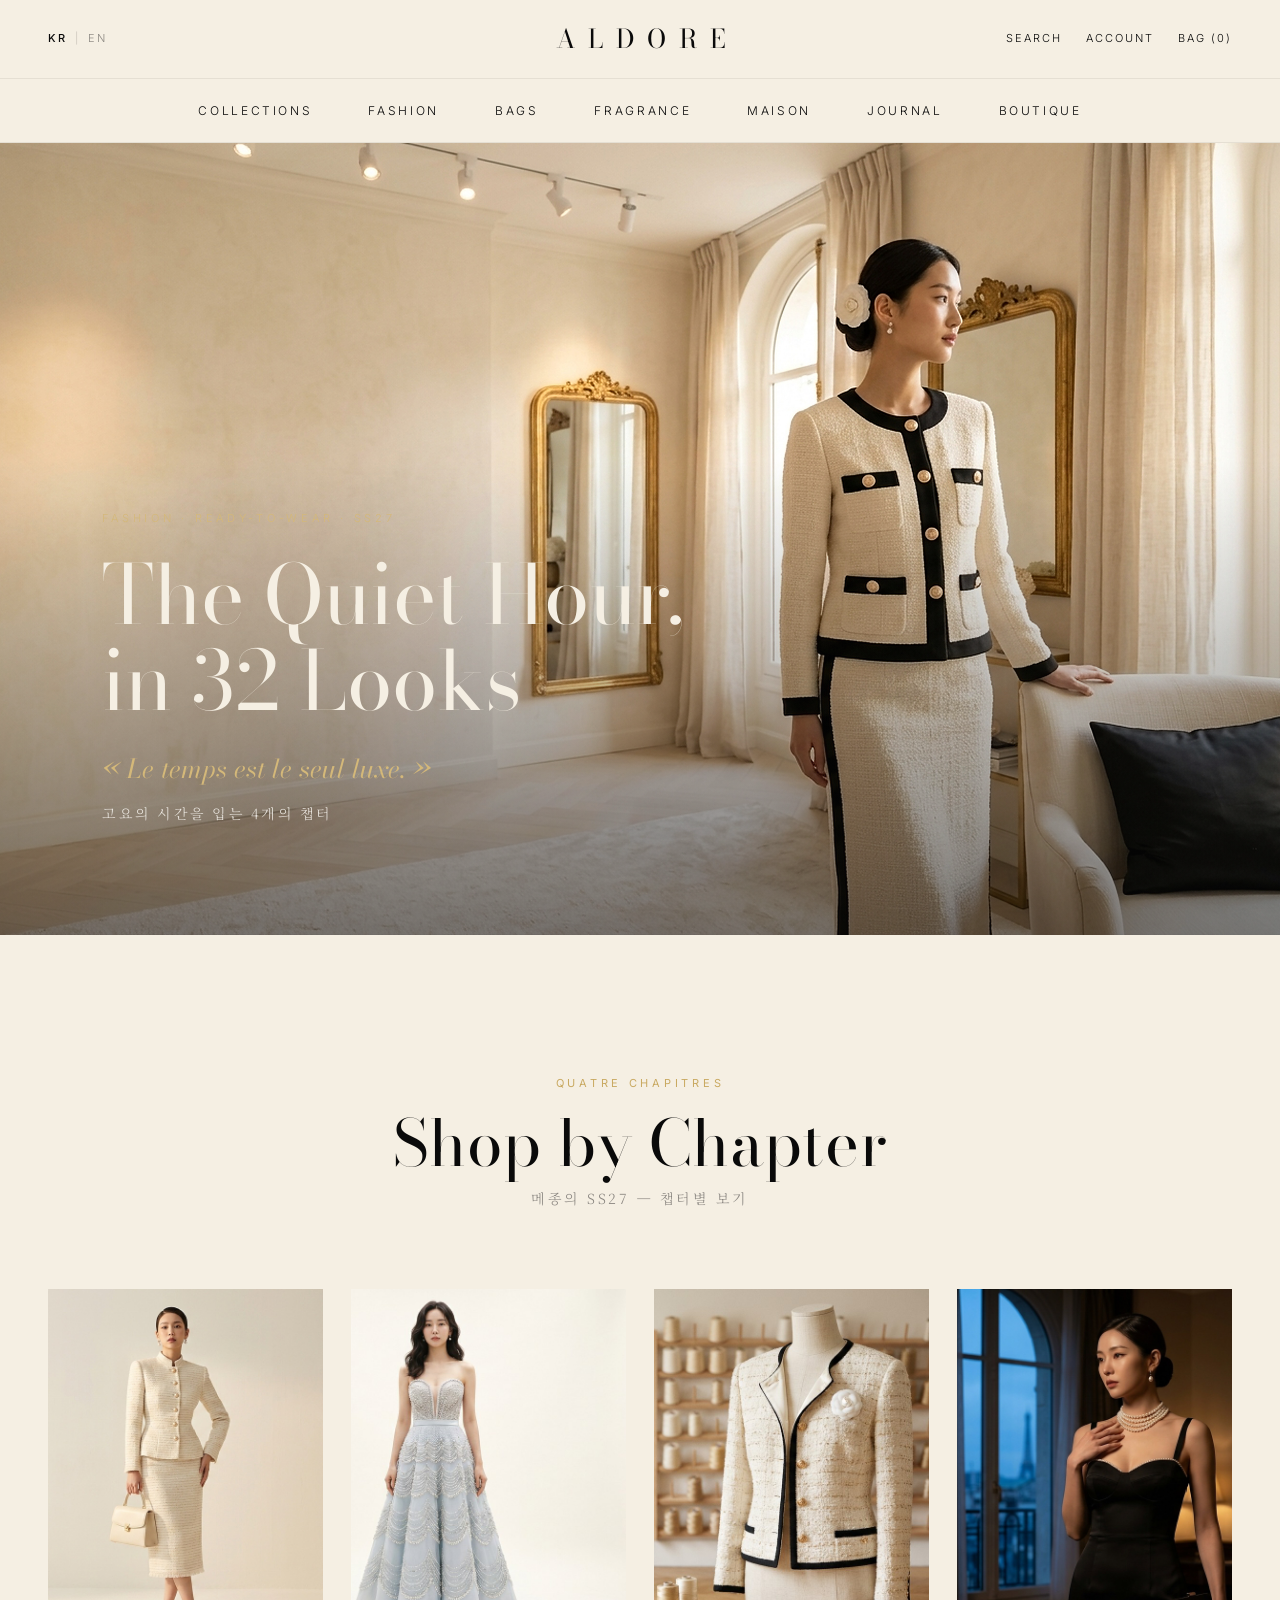
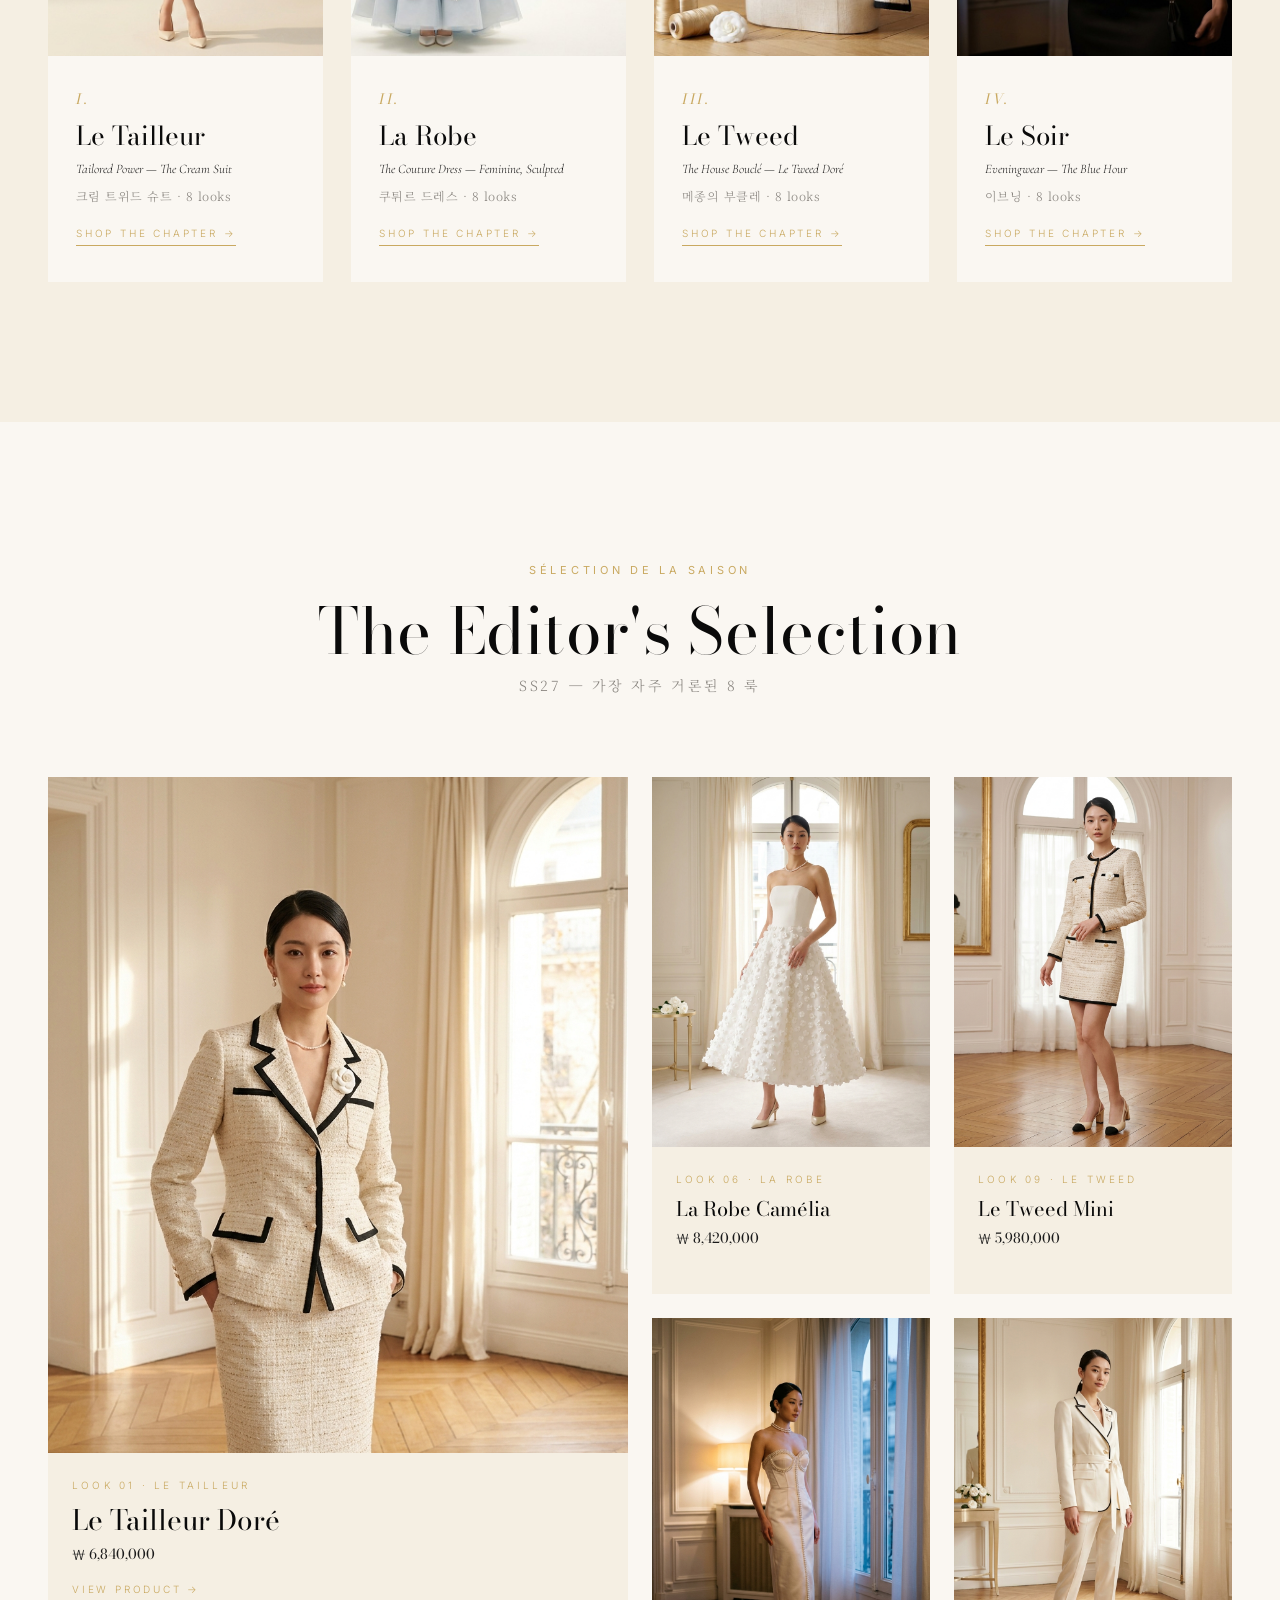
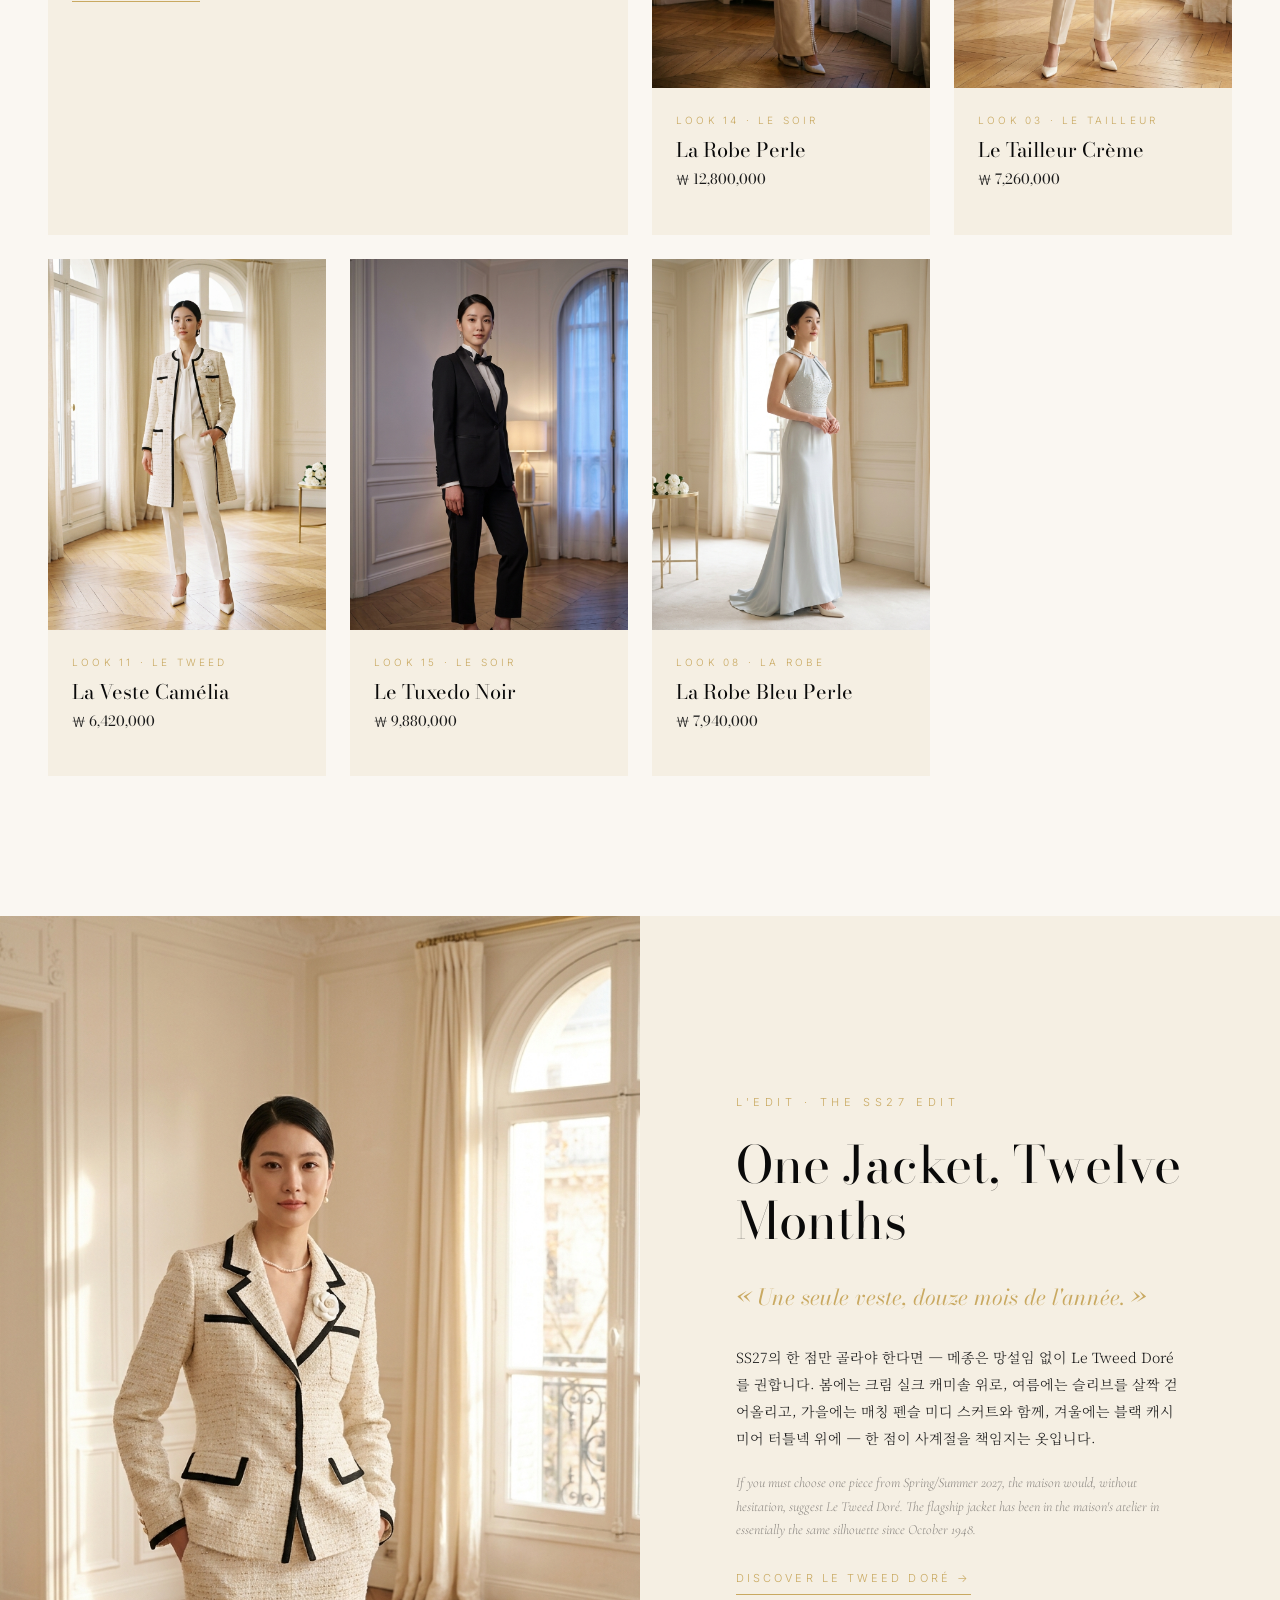
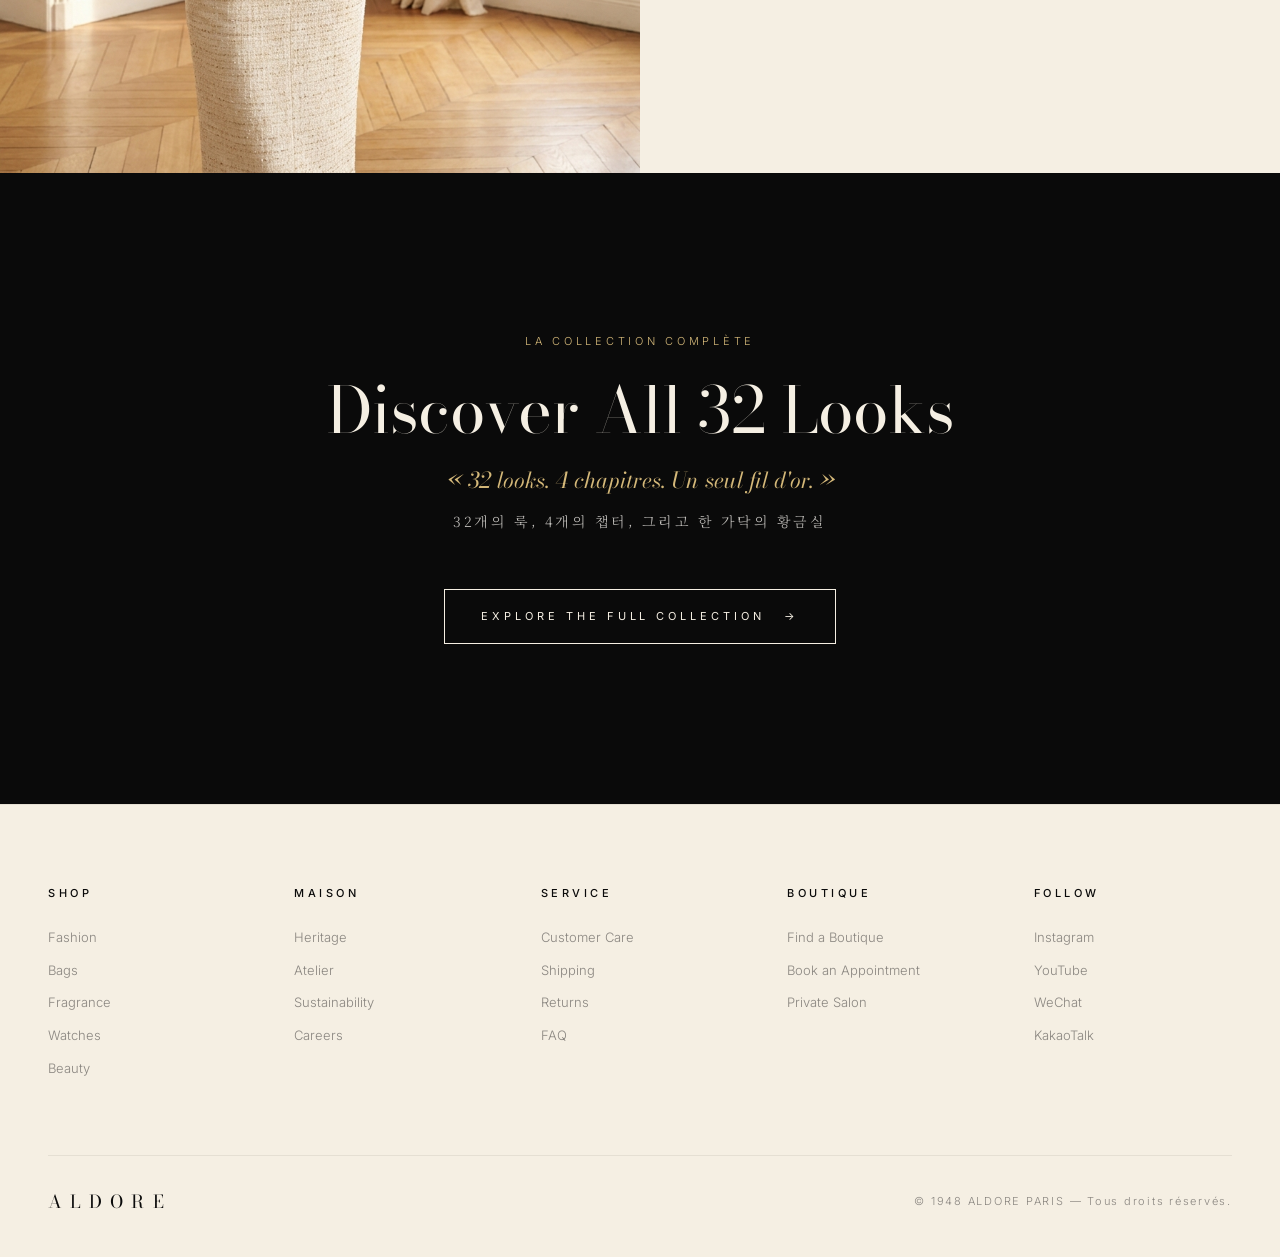
<file: fashion.html>
<!DOCTYPE html>
<html lang="ko">
<head>
<meta charset="UTF-8">
<meta name="viewport" content="width=device-width, initial-scale=1.0">
<title>Fashion — ALDORE Spring/Summer 2027 Ready-to-Wear</title>
<meta name="description" content="ALDORE Fashion — SS27 Ready-to-Wear. Le Tailleur, La Robe, Le Tweed, Le Soir 4개 챕터의 32 룩.">
<link rel="preconnect" href="https://fonts.googleapis.com">
<link rel="preconnect" href="https://fonts.gstatic.com" crossorigin>
<link href="https://fonts.googleapis.com/css2?family=Bodoni+Moda:ital,opsz,wght@0,6..96,400;0,6..96,500;0,6..96,600;1,6..96,400;1,6..96,500&family=Cormorant+Garamond:ital,wght@0,300;0,400;0,500;1,300;1,400&family=Inter:wght@300;400;500;600&family=Noto+Serif+KR:wght@200;300;400;500&display=swap" rel="stylesheet">
<link rel="stylesheet" href="css/aldore.css">
</head>
<body>

<!-- HEADER (shared) -->
<header class="aldore-header">
  <div class="header-top">
    <nav class="lang-toggle">
      <span class="active">KR</span><span class="divider">|</span><span>EN</span>
    </nav>
    <h1 class="wordmark"><a href="index.html">ALDORE</a></h1>
    <nav class="utility">
      <a href="#">SEARCH</a>
      <a href="#">ACCOUNT</a>
      <a href="#">BAG (0)</a>
    </nav>
  </div>
  <nav class="main-menu">
    <a href="collection.html">COLLECTIONS</a>
    <a href="fashion.html" class="active">FASHION</a>
    <a href="bags.html">BAGS</a>
    <a href="fragrance.html">FRAGRANCE</a>
    <a href="maison.html">MAISON</a>
    <a href="journal.html">JOURNAL</a>
    <a href="boutique.html">BOUTIQUE</a>
  </nav>
</header>

<!-- HERO -->
<section class="fsh-hero">
  <img src="images/collection/hero.jpg" alt="ALDORE Fashion Spring/Summer 2027">
  <div class="fsh-hero-overlay">
    <p class="fsh-hero-eyebrow">Fashion · Ready-to-Wear · SS27</p>
    <h2 class="fsh-hero-title">The Quiet Hour,<br>in 32 Looks</h2>
    <p class="fsh-hero-fr"><em>« Le temps est le seul luxe. »</em></p>
    <p class="fsh-hero-ko">고요의 시간을 입는 4개의 챕터</p>
  </div>
</section>

<!-- SUB-CATEGORY CHAPTERS -->
<section class="fsh-chapters">
  <p class="section-eyebrow">Quatre Chapitres</p>
  <h2 class="section-title">Shop by Chapter</h2>
  <p class="section-sub">메종의 SS27 — 챕터별 보기</p>

  <div class="fsh-chap-grid">
    <a href="collection.html#tailleur" class="fsh-chap-tile">
      <img src="images/collection/cat_tailleur_p.jpg" alt="Le Tailleur — Tailored Power">
      <div class="fsh-chap-meta">
        <span class="fsh-chap-roman">I.</span>
        <h3 class="fsh-chap-name">Le Tailleur</h3>
        <p class="fsh-chap-desc-en">Tailored Power — The Cream Suit</p>
        <p class="fsh-chap-desc-ko">크림 트위드 슈트 · 8 looks</p>
        <span class="fsh-chap-cta">Shop the Chapter →</span>
      </div>
    </a>

    <a href="collection.html#robe" class="fsh-chap-tile">
      <img src="images/collection/cat_robe_p.jpg" alt="La Robe — The Couture Dress">
      <div class="fsh-chap-meta">
        <span class="fsh-chap-roman">II.</span>
        <h3 class="fsh-chap-name">La Robe</h3>
        <p class="fsh-chap-desc-en">The Couture Dress — Feminine, Sculpted</p>
        <p class="fsh-chap-desc-ko">쿠튀르 드레스 · 8 looks</p>
        <span class="fsh-chap-cta">Shop the Chapter →</span>
      </div>
    </a>

    <a href="collection.html#tweed" class="fsh-chap-tile">
      <img src="images/collection/cat_tweed_p.jpg" alt="Le Tweed — Le Tweed Doré">
      <div class="fsh-chap-meta">
        <span class="fsh-chap-roman">III.</span>
        <h3 class="fsh-chap-name">Le Tweed</h3>
        <p class="fsh-chap-desc-en">The House Bouclé — Le Tweed Doré</p>
        <p class="fsh-chap-desc-ko">메종의 부클레 · 8 looks</p>
        <span class="fsh-chap-cta">Shop the Chapter →</span>
      </div>
    </a>

    <a href="collection.html#soir" class="fsh-chap-tile">
      <img src="images/collection/cat_soir_p.jpg" alt="Le Soir — Eveningwear">
      <div class="fsh-chap-meta">
        <span class="fsh-chap-roman">IV.</span>
        <h3 class="fsh-chap-name">Le Soir</h3>
        <p class="fsh-chap-desc-en">Eveningwear — The Blue Hour</p>
        <p class="fsh-chap-desc-ko">이브닝 · 8 looks</p>
        <span class="fsh-chap-cta">Shop the Chapter →</span>
      </div>
    </a>
  </div>
</section>

<!-- FEATURED LOOKS -->
<section class="fsh-featured">
  <p class="section-eyebrow">Sélection de la Saison</p>
  <h2 class="section-title">The Editor's Selection</h2>
  <p class="section-sub">SS27 — 가장 자주 거론된 8 룩</p>

  <div class="fsh-featured-grid">
    <a href="product.html" class="fsh-fd-tile fsh-fd-large">
      <img src="images/collection/look_t_01.jpg" alt="Le Tailleur Doré — Look 01">
      <div class="fsh-fd-meta">
        <p class="fsh-fd-num">Look 01 · Le Tailleur</p>
        <h3 class="fsh-fd-name">Le Tailleur Doré</h3>
        <p class="fsh-fd-price">₩ 6,840,000</p>
        <span class="fsh-fd-cta">View Product →</span>
      </div>
    </a>

    <a href="collection.html#robe" class="fsh-fd-tile">
      <img src="images/collection/look_r_02.jpg" alt="La Robe Camélia — Look 06">
      <div class="fsh-fd-meta">
        <p class="fsh-fd-num">Look 06 · La Robe</p>
        <h3 class="fsh-fd-name">La Robe Camélia</h3>
        <p class="fsh-fd-price">₩ 8,420,000</p>
      </div>
    </a>

    <a href="collection.html#tweed" class="fsh-fd-tile">
      <img src="images/collection/look_w_01.jpg" alt="Le Tweed Mini — Look 09">
      <div class="fsh-fd-meta">
        <p class="fsh-fd-num">Look 09 · Le Tweed</p>
        <h3 class="fsh-fd-name">Le Tweed Mini</h3>
        <p class="fsh-fd-price">₩ 5,980,000</p>
      </div>
    </a>

    <a href="collection.html#soir" class="fsh-fd-tile">
      <img src="images/collection/look_s_02.jpg" alt="La Robe Perle — Look 14">
      <div class="fsh-fd-meta">
        <p class="fsh-fd-num">Look 14 · Le Soir</p>
        <h3 class="fsh-fd-name">La Robe Perle</h3>
        <p class="fsh-fd-price">₩ 12,800,000</p>
      </div>
    </a>

    <a href="collection.html#tailleur" class="fsh-fd-tile">
      <img src="images/collection/look_t_03.jpg" alt="Le Tailleur Crème — Look 03">
      <div class="fsh-fd-meta">
        <p class="fsh-fd-num">Look 03 · Le Tailleur</p>
        <h3 class="fsh-fd-name">Le Tailleur Crème</h3>
        <p class="fsh-fd-price">₩ 7,260,000</p>
      </div>
    </a>

    <a href="collection.html#tweed" class="fsh-fd-tile">
      <img src="images/collection/look_w_03.jpg" alt="La Veste Camélia — Look 11">
      <div class="fsh-fd-meta">
        <p class="fsh-fd-num">Look 11 · Le Tweed</p>
        <h3 class="fsh-fd-name">La Veste Camélia</h3>
        <p class="fsh-fd-price">₩ 6,420,000</p>
      </div>
    </a>

    <a href="collection.html#soir" class="fsh-fd-tile">
      <img src="images/collection/look_s_03.jpg" alt="Le Tuxedo Noir — Look 15">
      <div class="fsh-fd-meta">
        <p class="fsh-fd-num">Look 15 · Le Soir</p>
        <h3 class="fsh-fd-name">Le Tuxedo Noir</h3>
        <p class="fsh-fd-price">₩ 9,880,000</p>
      </div>
    </a>

    <a href="collection.html#robe" class="fsh-fd-tile">
      <img src="images/collection/look_r_04.jpg" alt="La Robe Bleu Perle — Look 08">
      <div class="fsh-fd-meta">
        <p class="fsh-fd-num">Look 08 · La Robe</p>
        <h3 class="fsh-fd-name">La Robe Bleu Perle</h3>
        <p class="fsh-fd-price">₩ 7,940,000</p>
      </div>
    </a>
  </div>
</section>

<!-- EDITORIAL SPLIT -->
<section class="fsh-edit">
  <div class="fsh-edit-grid">
    <div class="fsh-edit-img">
      <img src="images/collection/look_t_01.jpg" alt="The SS27 Edit — Le Tweed Doré">
    </div>
    <div class="fsh-edit-text">
      <p class="fsh-edit-eyebrow">L'Edit · The SS27 Edit</p>
      <h3 class="fsh-edit-title">One Jacket, Twelve Months</h3>
      <p class="fsh-edit-fr"><em>« Une seule veste, douze mois de l'année. »</em></p>
      <p class="fsh-edit-ko">
        SS27의 한 점만 골라야 한다면 — 메종은 망설임 없이 Le Tweed Doré를 권합니다. 봄에는 크림 실크 캐미솔 위로, 여름에는 슬리브를 살짝 걷어올리고, 가을에는 매칭 펜슬 미디 스커트와 함께, 겨울에는 블랙 캐시미어 터틀넥 위에 — 한 점이 사계절을 책임지는 옷입니다.
      </p>
      <p class="fsh-edit-en">
        If you must choose one piece from Spring/Summer 2027, the maison would, without hesitation, suggest Le Tweed Doré. The flagship jacket has been in the maison's atelier in essentially the same silhouette since October 1948.
      </p>
      <a href="product.html" class="fsh-edit-link">Discover Le Tweed Doré →</a>
    </div>
  </div>
</section>

<!-- CTA -->
<section class="fsh-cta">
  <p class="fsh-cta-eyebrow">La Collection Complète</p>
  <h2 class="fsh-cta-title">Discover All 32 Looks</h2>
  <p class="fsh-cta-fr"><em>« 32 looks. 4 chapitres. Un seul fil d'or. »</em></p>
  <p class="fsh-cta-ko">32개의 룩, 4개의 챕터, 그리고 한 가닥의 황금실</p>
  <a href="collection.html" class="btn-line-dark">Explore the Full Collection <span>→</span></a>
</section>

<!-- FOOTER -->
<footer>
  <div class="foot-cols">
    <div class="foot-col">
      <h5>Shop</h5>
      <a href="fashion.html">Fashion</a>
      <a href="bags.html">Bags</a>
      <a href="fragrance.html">Fragrance</a>
      <a href="#">Watches</a>
      <a href="#">Beauty</a>
    </div>
    <div class="foot-col">
      <h5>Maison</h5>
      <a href="maison.html">Heritage</a>
      <a href="#">Atelier</a>
      <a href="#">Sustainability</a>
      <a href="#">Careers</a>
    </div>
    <div class="foot-col">
      <h5>Service</h5>
      <a href="#">Customer Care</a>
      <a href="#">Shipping</a>
      <a href="#">Returns</a>
      <a href="#">FAQ</a>
    </div>
    <div class="foot-col">
      <h5>Boutique</h5>
      <a href="boutique.html">Find a Boutique</a>
      <a href="boutique.html">Book an Appointment</a>
      <a href="boutique.html">Private Salon</a>
    </div>
    <div class="foot-col">
      <h5>Follow</h5>
      <a href="#">Instagram</a>
      <a href="#">YouTube</a>
      <a href="#">WeChat</a>
      <a href="#">KakaoTalk</a>
    </div>
  </div>

  <div class="foot-bottom">
    <p class="foot-wordmark">ALDORE</p>
    <p class="foot-copyright">© 1948 ALDORE PARIS — Tous droits réservés.</p>
  </div>
</footer>

</body>
</html>
</file>
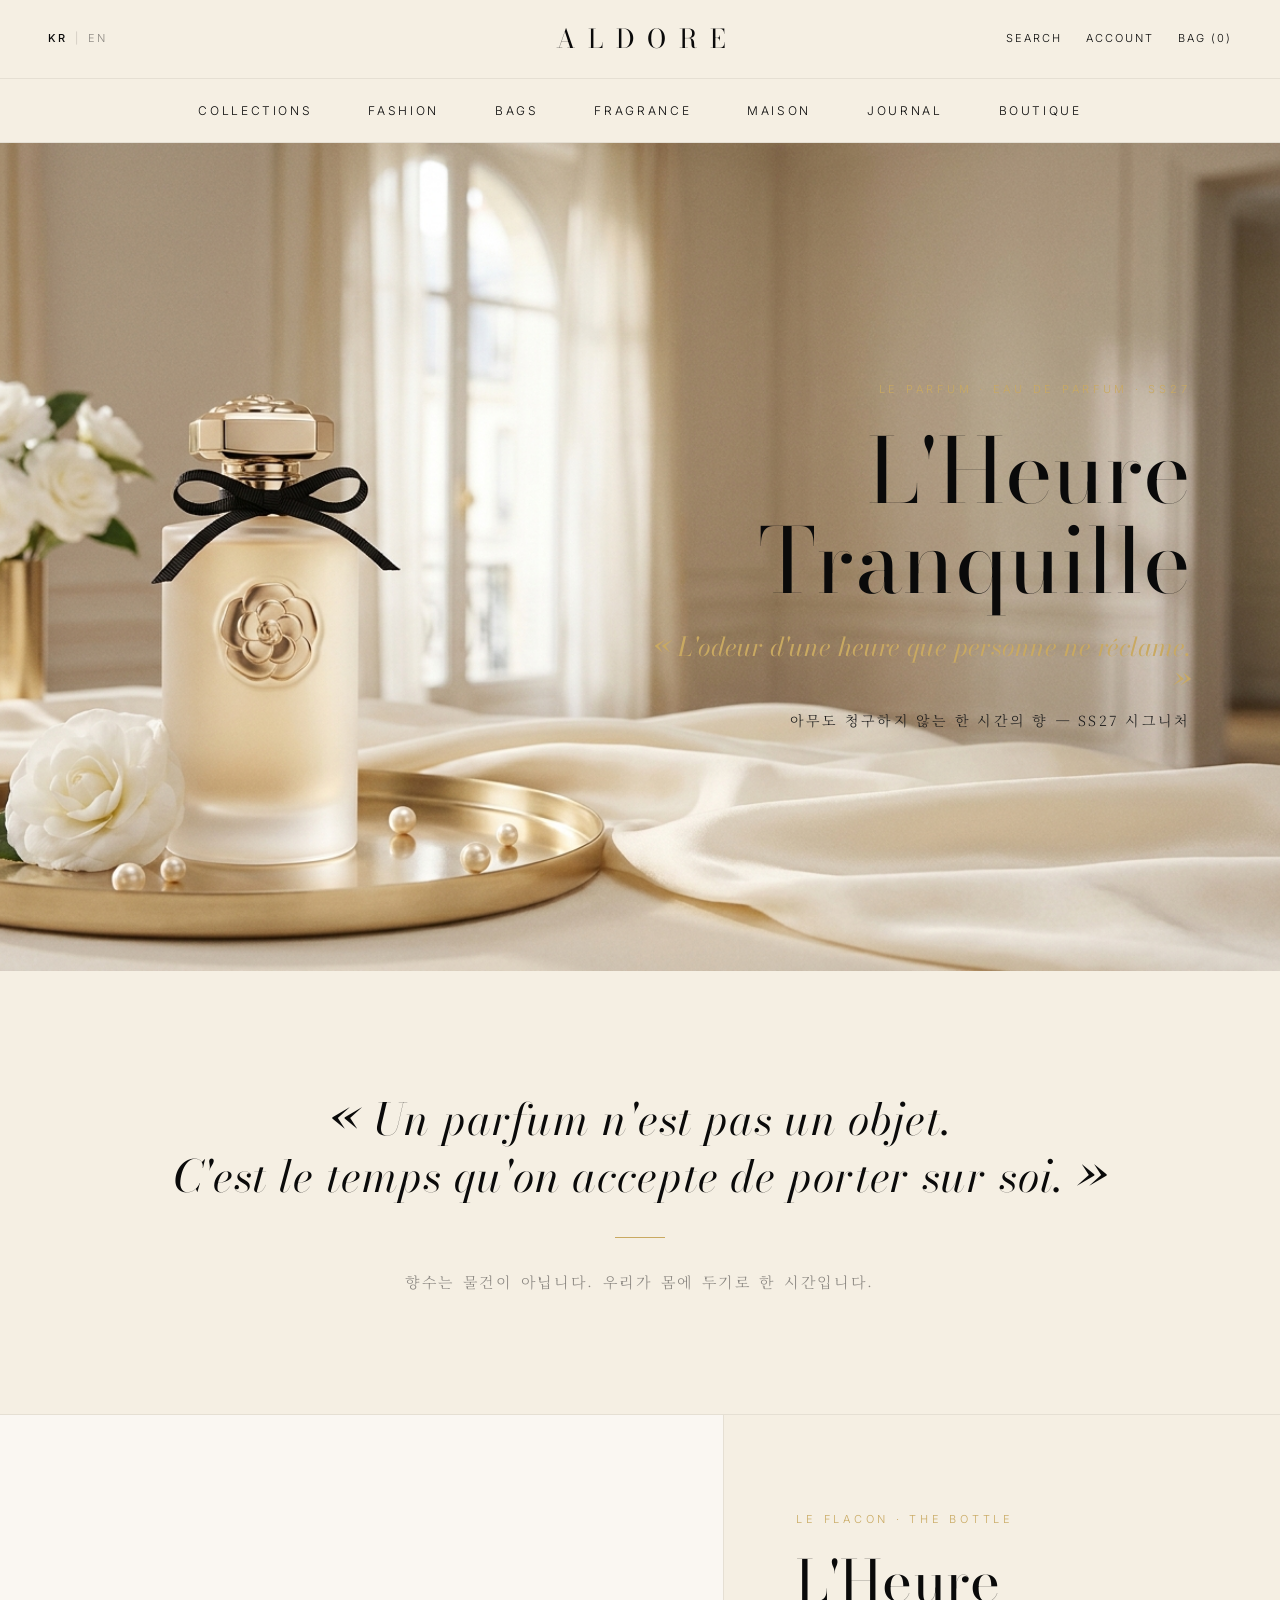
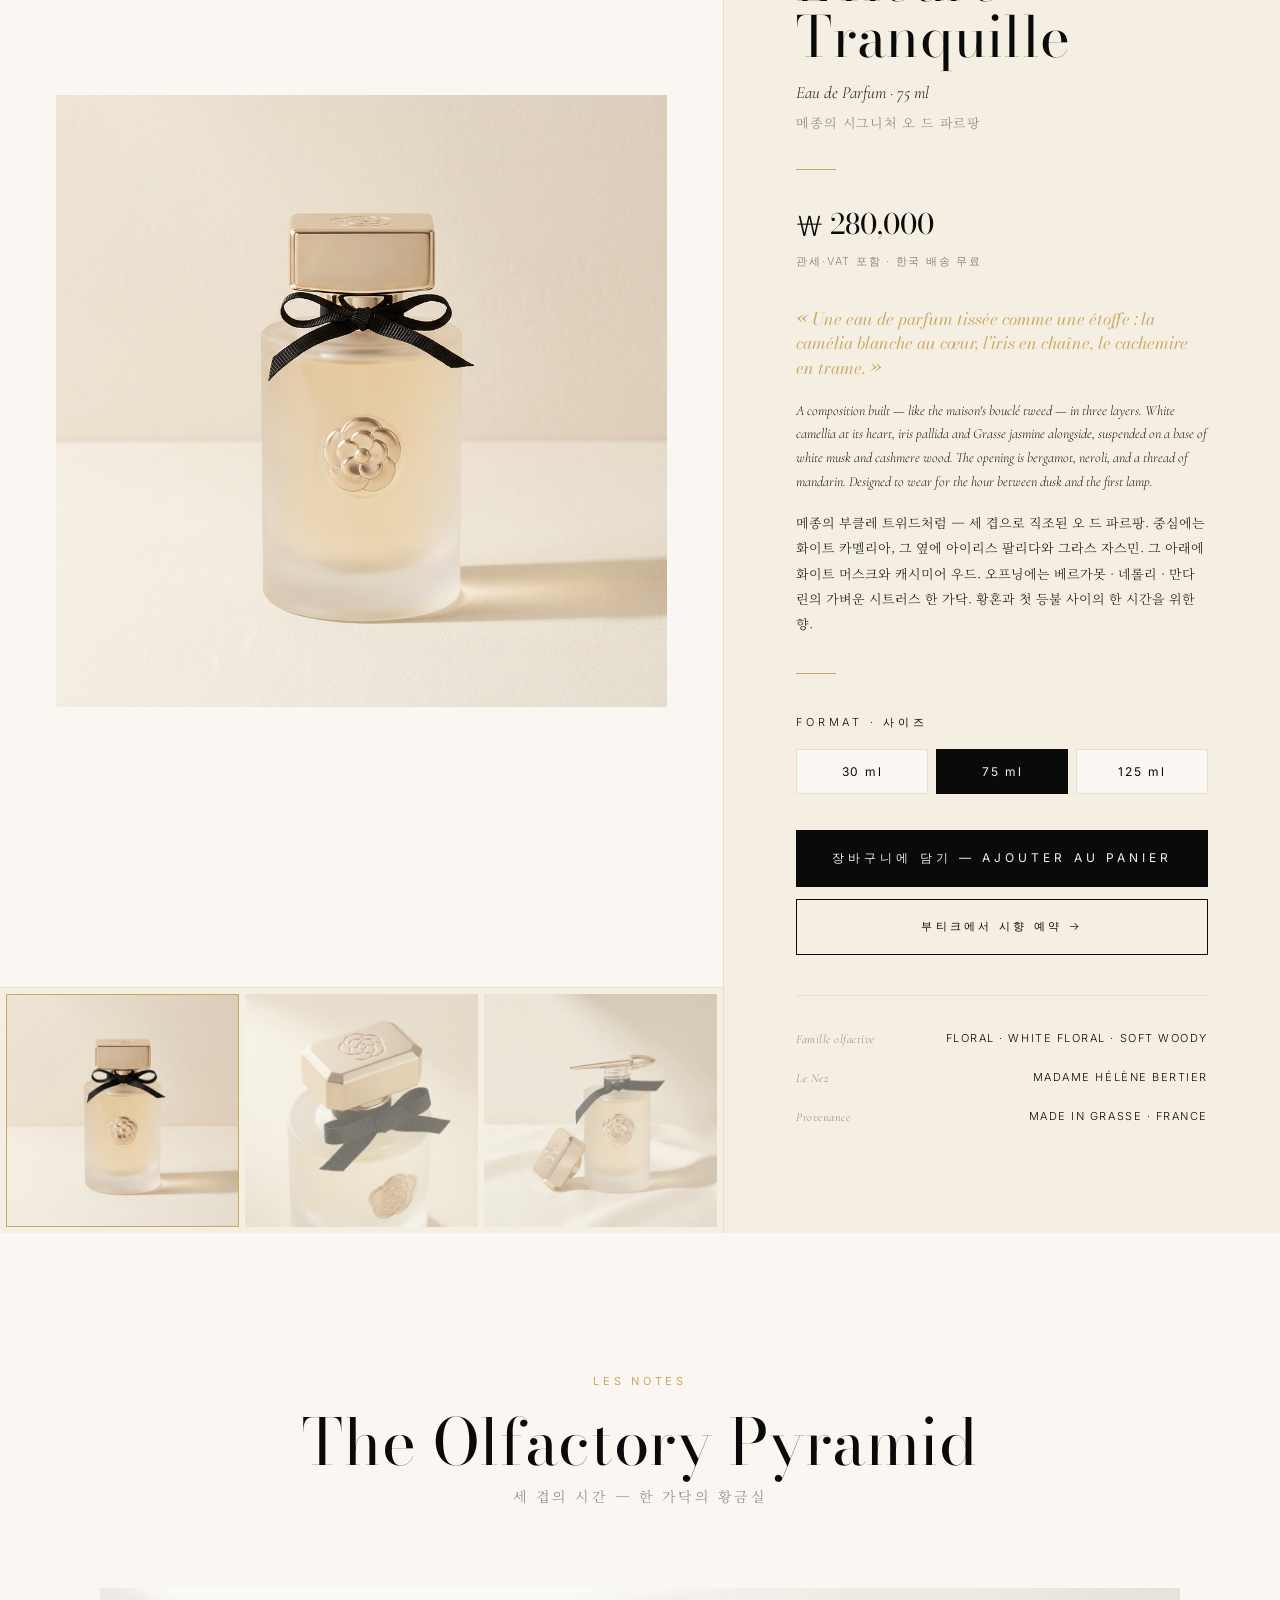
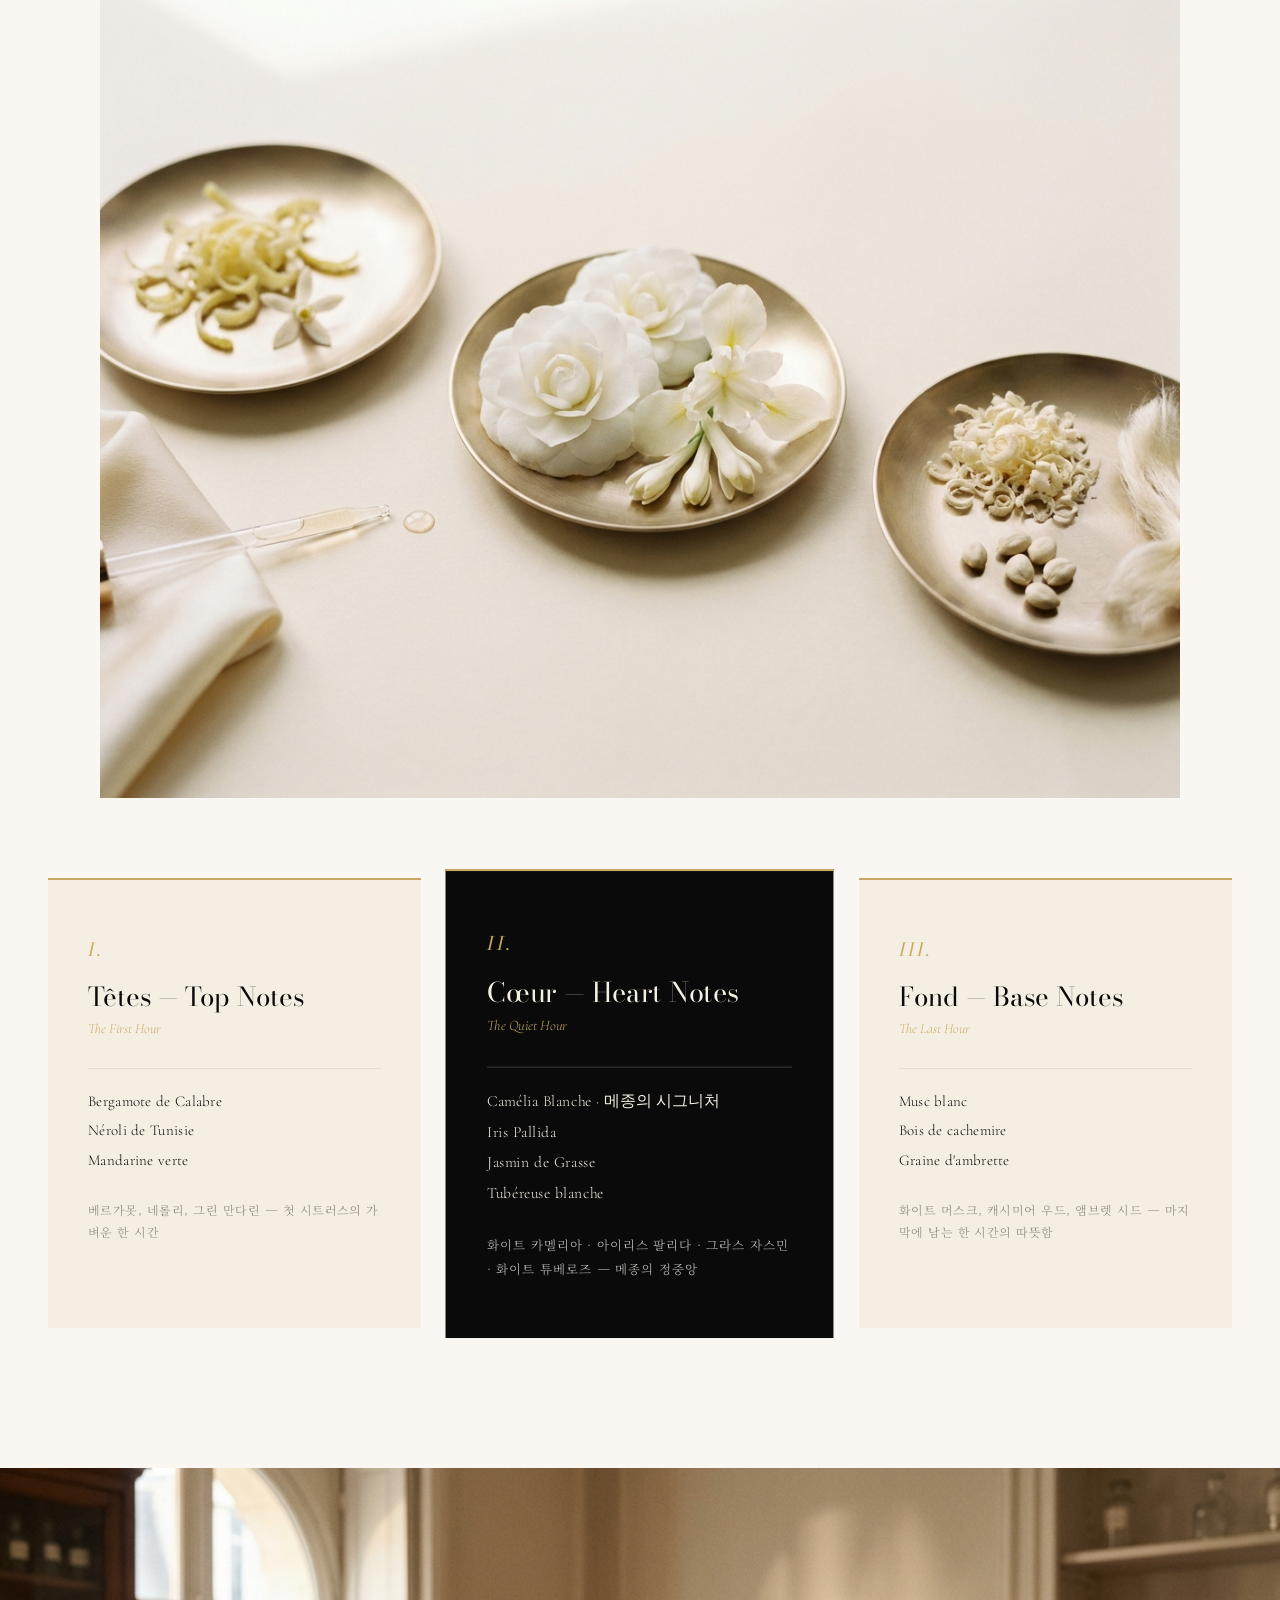
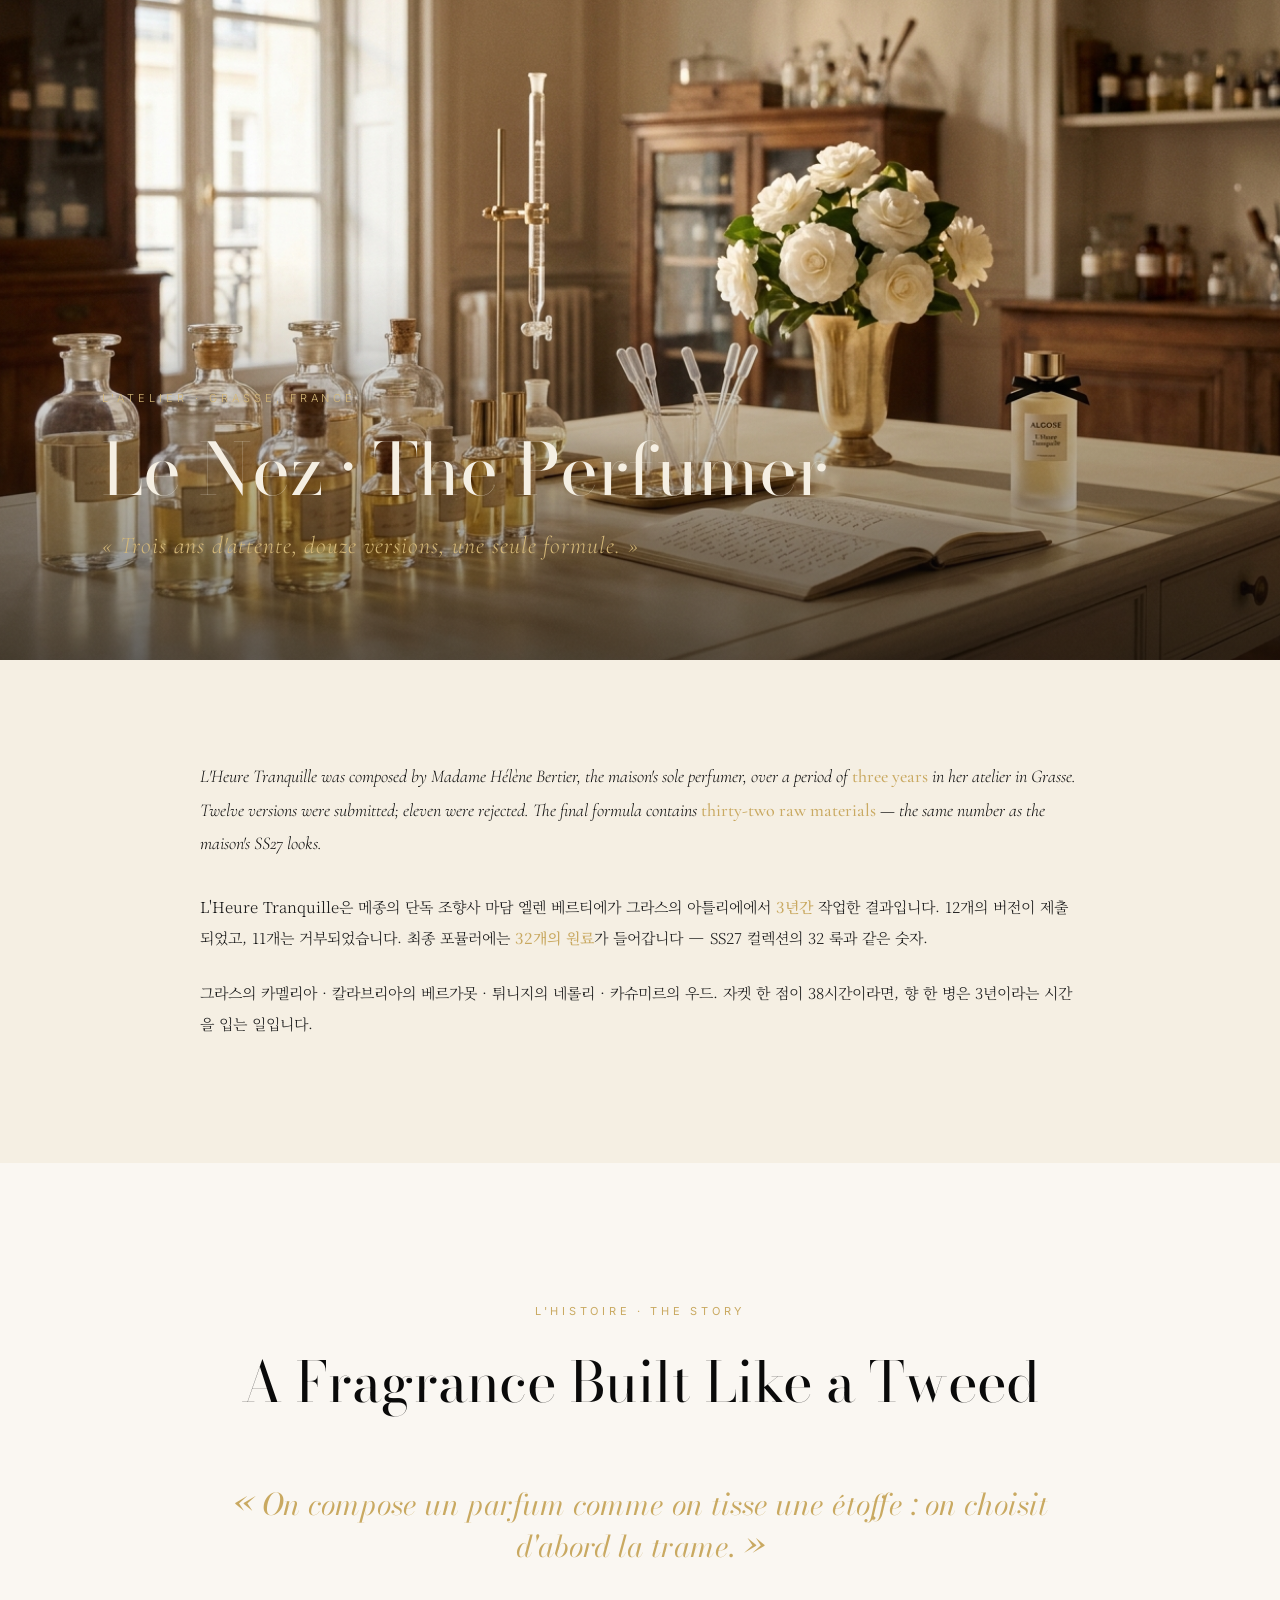
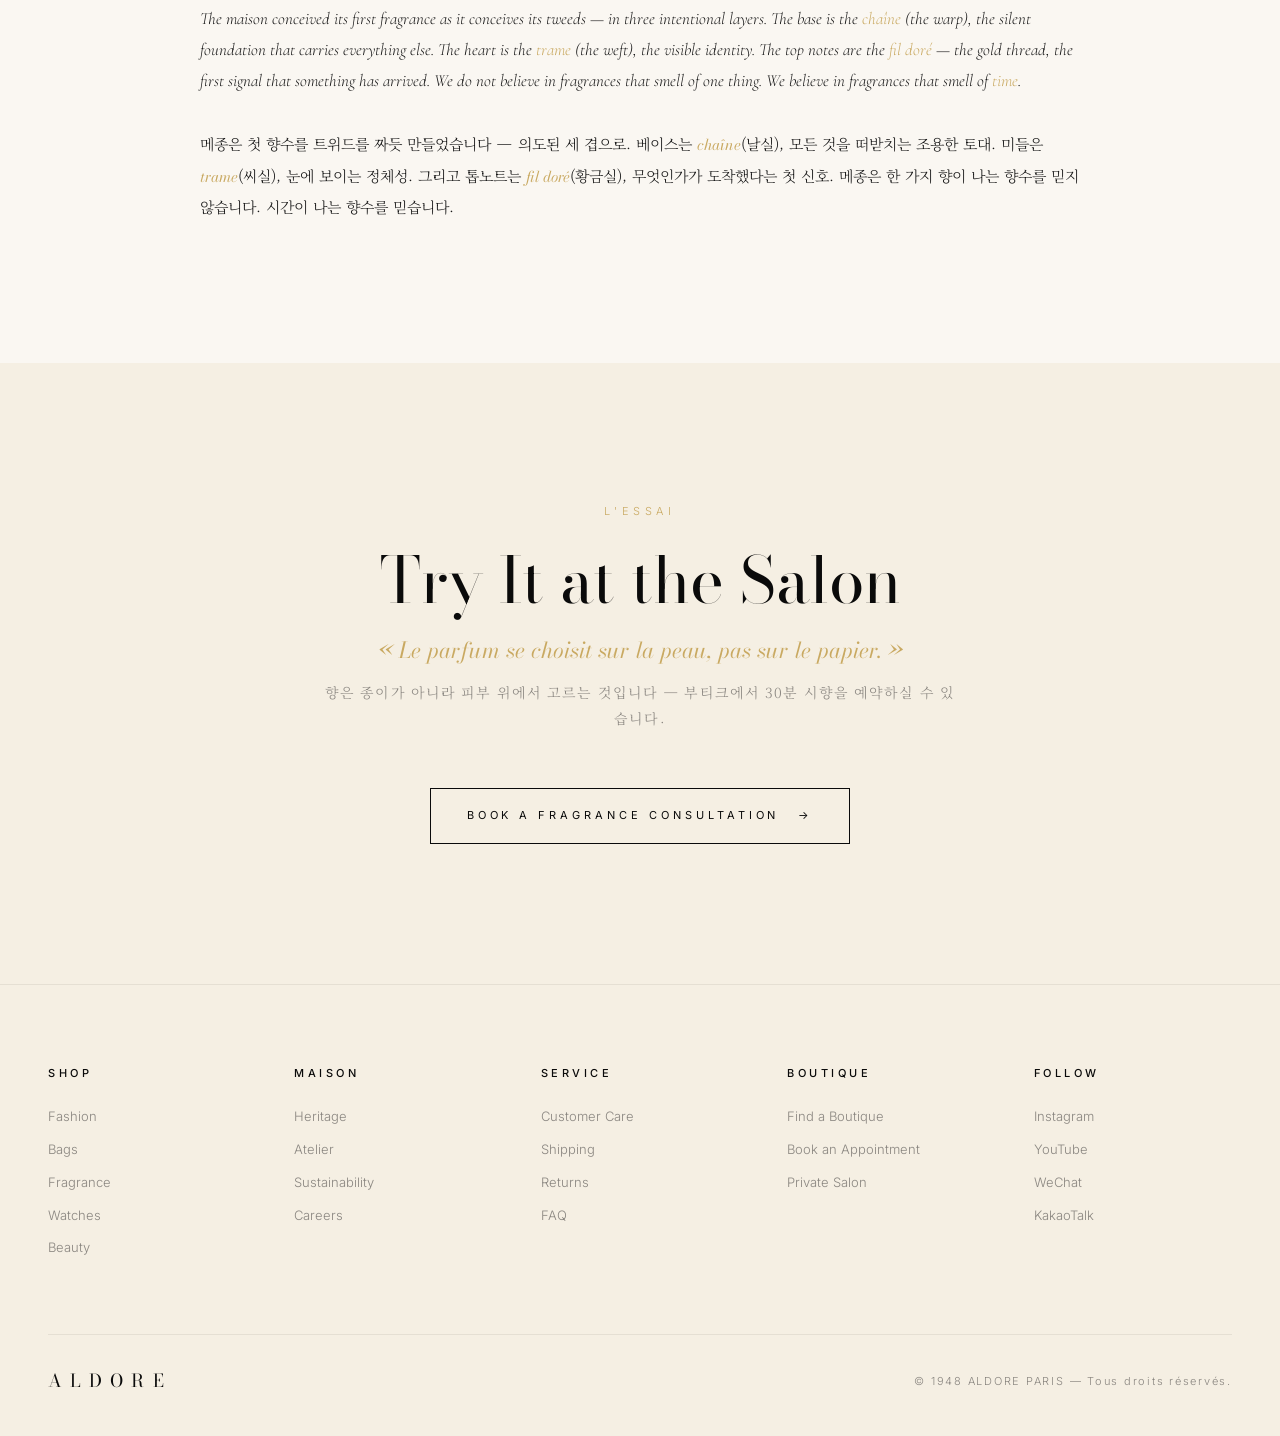
<file: fragrance.html>
<!DOCTYPE html>
<html lang="ko">
<head>
<meta charset="UTF-8">
<meta name="viewport" content="width=device-width, initial-scale=1.0">
<title>Le Parfum L'Heure Tranquille — ALDORE Spring/Summer 2027</title>
<meta name="description" content="ALDORE Le Parfum — L'Heure Tranquille, SS27 시그니처 향수. 화이트 카멜리아·아이리스·캐시미어 우드. Eau de Parfum 75ml.">
<link rel="preconnect" href="https://fonts.googleapis.com">
<link rel="preconnect" href="https://fonts.gstatic.com" crossorigin>
<link href="https://fonts.googleapis.com/css2?family=Bodoni+Moda:ital,opsz,wght@0,6..96,400;0,6..96,500;0,6..96,600;1,6..96,400;1,6..96,500&family=Cormorant+Garamond:ital,wght@0,300;0,400;0,500;1,300;1,400&family=Inter:wght@300;400;500;600&family=Noto+Serif+KR:wght@200;300;400;500&display=swap" rel="stylesheet">
<link rel="stylesheet" href="css/aldore.css">
</head>
<body>

<!-- HEADER -->
<header class="aldore-header">
  <div class="header-top">
    <nav class="lang-toggle">
      <span class="active">KR</span><span class="divider">|</span><span>EN</span>
    </nav>
    <h1 class="wordmark"><a href="index.html">ALDORE</a></h1>
    <nav class="utility">
      <a href="#">SEARCH</a>
      <a href="#">ACCOUNT</a>
      <a href="#">BAG (0)</a>
    </nav>
  </div>
  <nav class="main-menu">
    <a href="collection.html">COLLECTIONS</a>
    <a href="fashion.html">FASHION</a>
    <a href="bags.html">BAGS</a>
    <a href="fragrance.html" class="active">FRAGRANCE</a>
    <a href="maison.html">MAISON</a>
    <a href="journal.html">JOURNAL</a>
    <a href="boutique.html">BOUTIQUE</a>
  </nav>
</header>

<!-- HERO -->
<section class="frg-hero">
  <img src="images/fragrance/frag_hero.jpg" alt="ALDORE L'Heure Tranquille — Le Parfum SS27">
  <div class="frg-hero-overlay">
    <p class="frg-hero-eyebrow">Le Parfum · Eau de Parfum · SS27</p>
    <h2 class="frg-hero-title">L'Heure<br>Tranquille</h2>
    <p class="frg-hero-fr"><em>« L'odeur d'une heure que personne ne réclame. »</em></p>
    <p class="frg-hero-ko">아무도 청구하지 않는 한 시간의 향 — SS27 시그니처</p>
  </div>
</section>

<!-- MANIFESTO STRIP -->
<section class="manifesto">
  <p class="manifesto-fr"><em>« Un parfum n'est pas un objet.<br>C'est le temps qu'on accepte de porter sur soi. »</em></p>
  <hr class="gold-rule">
  <p class="manifesto-ko">향수는 물건이 아닙니다. 우리가 몸에 두기로 한 시간입니다.</p>
</section>

<!-- BOTTLE — gallery + product info -->
<section class="frg-bottle">
  <div class="frg-bottle-grid">

    <!-- Gallery (left) -->
    <div class="frg-gallery">
      <div class="frg-gallery-main">
        <img src="images/fragrance/frag_bottle_front.jpg" alt="L'Heure Tranquille — bottle, front view">
      </div>
      <div class="frg-gallery-thumbs">
        <button class="frg-thumb frg-thumb-active">
          <img src="images/fragrance/frag_bottle_front.jpg" alt="Front view">
        </button>
        <button class="frg-thumb">
          <img src="images/fragrance/frag_bottle_detail.jpg" alt="Cap detail">
        </button>
        <button class="frg-thumb">
          <img src="images/fragrance/frag_bottle_open.jpg" alt="Open with dabber">
        </button>
      </div>
    </div>

    <!-- Info (right) -->
    <aside class="frg-info">
      <p class="frg-info-eyebrow">Le Flacon · The Bottle</p>

      <h1 class="frg-info-name">L'Heure Tranquille</h1>
      <p class="frg-info-fr"><em>Eau de Parfum · 75 ml</em></p>
      <p class="frg-info-ko">메종의 시그니처 오 드 파르팡</p>

      <div class="frg-info-rule"></div>

      <p class="frg-info-price">₩ 280,000</p>
      <p class="frg-info-tax">관세·VAT 포함 · 한국 배송 무료</p>

      <div class="frg-info-desc">
        <p class="frg-info-desc-fr">
          <em>« Une eau de parfum tissée comme une étoffe : la camélia blanche au cœur, l'iris en chaîne, le cachemire en trame. »</em>
        </p>
        <p class="frg-info-desc-en">
          A composition built — like the maison's bouclé tweed — in three layers. White camellia at its heart, iris pallida and Grasse jasmine alongside, suspended on a base of white musk and cashmere wood. The opening is bergamot, neroli, and a thread of mandarin. Designed to wear for the hour between dusk and the first lamp.
        </p>
        <p class="frg-info-desc-ko">
          메종의 부클레 트위드처럼 — 세 겹으로 직조된 오 드 파르팡. 중심에는 화이트 카멜리아, 그 옆에 아이리스 팔리다와 그라스 자스민. 그 아래에 화이트 머스크와 캐시미어 우드. 오프닝에는 베르가못 · 네롤리 · 만다린의 가벼운 시트러스 한 가닥. 황혼과 첫 등불 사이의 한 시간을 위한 향.
        </p>
      </div>

      <div class="frg-info-rule"></div>

      <div class="frg-info-size">
        <span class="frg-info-label">Format · 사이즈</span>
        <div class="frg-size-buttons">
          <button class="frg-size">30 ml</button>
          <button class="frg-size frg-size-active">75 ml</button>
          <button class="frg-size">125 ml</button>
        </div>
      </div>

      <div class="frg-info-cta">
        <button class="btn-pdp-primary">장바구니에 담기 — Ajouter au panier</button>
        <a href="boutique.html" class="btn-pdp-secondary">부티크에서 시향 예약 →</a>
      </div>

      <div class="frg-info-meta">
        <div class="frg-info-meta-row">
          <span class="frg-info-meta-key">Famille olfactive</span>
          <span class="frg-info-meta-val">Floral · White Floral · Soft Woody</span>
        </div>
        <div class="frg-info-meta-row">
          <span class="frg-info-meta-key">Le Nez</span>
          <span class="frg-info-meta-val">Madame Hélène Bertier</span>
        </div>
        <div class="frg-info-meta-row">
          <span class="frg-info-meta-key">Provenance</span>
          <span class="frg-info-meta-val">Made in Grasse · France</span>
        </div>
      </div>

    </aside>
  </div>
</section>

<!-- THE NOTES -->
<section class="frg-notes">
  <p class="section-eyebrow">Les Notes</p>
  <h2 class="section-title">The Olfactory Pyramid</h2>
  <p class="section-sub">세 겹의 시간 — 한 가닥의 황금실</p>

  <div class="frg-notes-image">
    <img src="images/fragrance/frag_notes.jpg" alt="L'Heure Tranquille — fragrance notes still-life">
  </div>

  <div class="frg-notes-pyramid">

    <article class="frg-note-tier">
      <p class="frg-note-num">I.</p>
      <h3 class="frg-note-name">Têtes — Top Notes</h3>
      <p class="frg-note-fr"><em>The First Hour</em></p>
      <ul class="frg-note-list">
        <li>Bergamote de Calabre</li>
        <li>Néroli de Tunisie</li>
        <li>Mandarine verte</li>
      </ul>
      <p class="frg-note-ko">베르가못, 네롤리, 그린 만다린 — 첫 시트러스의 가벼운 한 시간</p>
    </article>

    <article class="frg-note-tier frg-note-tier-hero">
      <p class="frg-note-num">II.</p>
      <h3 class="frg-note-name">Cœur — Heart Notes</h3>
      <p class="frg-note-fr"><em>The Quiet Hour</em></p>
      <ul class="frg-note-list">
        <li>Camélia Blanche · 메종의 시그니처</li>
        <li>Iris Pallida</li>
        <li>Jasmin de Grasse</li>
        <li>Tubéreuse blanche</li>
      </ul>
      <p class="frg-note-ko">화이트 카멜리아 · 아이리스 팔리다 · 그라스 자스민 · 화이트 튜베로즈 — 메종의 정중앙</p>
    </article>

    <article class="frg-note-tier">
      <p class="frg-note-num">III.</p>
      <h3 class="frg-note-name">Fond — Base Notes</h3>
      <p class="frg-note-fr"><em>The Last Hour</em></p>
      <ul class="frg-note-list">
        <li>Musc blanc</li>
        <li>Bois de cachemire</li>
        <li>Graine d'ambrette</li>
      </ul>
      <p class="frg-note-ko">화이트 머스크, 캐시미어 우드, 앰브렛 시드 — 마지막에 남는 한 시간의 따뜻함</p>
    </article>

  </div>
</section>

<!-- ATELIER DE PARFUMERIE -->
<section class="frg-atelier">
  <img src="images/fragrance/frag_atelier.jpg" alt="L'Atelier de Parfumerie — the perfumer's worktable in Grasse">
  <div class="frg-atelier-overlay">
    <p class="frg-atelier-eyebrow">L'Atelier · Grasse, France</p>
    <h2 class="frg-atelier-title">Le Nez · The Perfumer</h2>
    <p class="frg-atelier-fr"><em>« Trois ans d'attente, douze versions, une seule formule. »</em></p>
  </div>
</section>

<section class="frg-atelier-text">
  <div class="frg-atelier-text-inner">
    <p class="frg-atelier-lead-en">
      L'Heure Tranquille was composed by Madame Hélène Bertier, the maison's sole perfumer, over a period of <strong>three years</strong> in her atelier in Grasse. Twelve versions were submitted; eleven were rejected. The final formula contains <strong>thirty-two raw materials</strong> — the same number as the maison's SS27 looks.
    </p>
    <p class="frg-atelier-lead-ko">
      L'Heure Tranquille은 메종의 단독 조향사 마담 엘렌 베르티에가 그라스의 아틀리에에서 <strong>3년간</strong> 작업한 결과입니다. 12개의 버전이 제출되었고, 11개는 거부되었습니다. 최종 포뮬러에는 <strong>32개의 원료</strong>가 들어갑니다 — SS27 컬렉션의 32 룩과 같은 숫자.
    </p>
    <p class="frg-atelier-lead-ko">
      그라스의 카멜리아 · 칼라브리아의 베르가못 · 튀니지의 네롤리 · 카슈미르의 우드. 자켓 한 점이 38시간이라면, 향 한 병은 3년이라는 시간을 입는 일입니다.
    </p>
  </div>
</section>

<!-- THE STORY -->
<section class="frg-story">
  <div class="frg-story-inner">
    <p class="section-eyebrow">L'Histoire · The Story</p>
    <h2 class="frg-story-title">A Fragrance Built Like a Tweed</h2>

    <p class="frg-story-fr">
      <em>« On compose un parfum comme on tisse une étoffe : on choisit d'abord la trame. »</em>
    </p>

    <p class="frg-story-en">
      The maison conceived its first fragrance as it conceives its tweeds — in three intentional layers. The base is the <em>chaîne</em> (the warp), the silent foundation that carries everything else. The heart is the <em>trame</em> (the weft), the visible identity. The top notes are the <em>fil doré</em> — the gold thread, the first signal that something has arrived. We do not believe in fragrances that smell of one thing. We believe in fragrances that smell of <em>time</em>.
    </p>

    <p class="frg-story-ko">
      메종은 첫 향수를 트위드를 짜듯 만들었습니다 — 의도된 세 겹으로. 베이스는 <em>chaîne</em>(날실), 모든 것을 떠받치는 조용한 토대. 미들은 <em>trame</em>(씨실), 눈에 보이는 정체성. 그리고 톱노트는 <em>fil doré</em>(황금실), 무엇인가가 도착했다는 첫 신호. 메종은 한 가지 향이 나는 향수를 믿지 않습니다. 시간이 나는 향수를 믿습니다.
    </p>
  </div>
</section>

<!-- CLOSING CTA -->
<section class="frg-closing">
  <p class="frg-closing-eyebrow">L'Essai</p>
  <h2 class="frg-closing-title">Try It at the Salon</h2>
  <p class="frg-closing-fr"><em>« Le parfum se choisit sur la peau, pas sur le papier. »</em></p>
  <p class="frg-closing-ko">향은 종이가 아니라 피부 위에서 고르는 것입니다 — 부티크에서 30분 시향을 예약하실 수 있습니다.</p>
  <a href="boutique.html" class="btn-line-dark">Book a Fragrance Consultation <span>→</span></a>
</section>

<!-- FOOTER -->
<footer>
  <div class="foot-cols">
    <div class="foot-col">
      <h5>Shop</h5>
      <a href="fashion.html">Fashion</a>
      <a href="bags.html">Bags</a>
      <a href="fragrance.html">Fragrance</a>
      <a href="#">Watches</a>
      <a href="#">Beauty</a>
    </div>
    <div class="foot-col">
      <h5>Maison</h5>
      <a href="maison.html">Heritage</a>
      <a href="#">Atelier</a>
      <a href="#">Sustainability</a>
      <a href="#">Careers</a>
    </div>
    <div class="foot-col">
      <h5>Service</h5>
      <a href="#">Customer Care</a>
      <a href="#">Shipping</a>
      <a href="#">Returns</a>
      <a href="#">FAQ</a>
    </div>
    <div class="foot-col">
      <h5>Boutique</h5>
      <a href="boutique.html">Find a Boutique</a>
      <a href="boutique.html">Book an Appointment</a>
      <a href="boutique.html">Private Salon</a>
    </div>
    <div class="foot-col">
      <h5>Follow</h5>
      <a href="#">Instagram</a>
      <a href="#">YouTube</a>
      <a href="#">WeChat</a>
      <a href="#">KakaoTalk</a>
    </div>
  </div>

  <div class="foot-bottom">
    <p class="foot-wordmark">ALDORE</p>
    <p class="foot-copyright">© 1948 ALDORE PARIS — Tous droits réservés.</p>
  </div>
</footer>

</body>
</html>
</file>
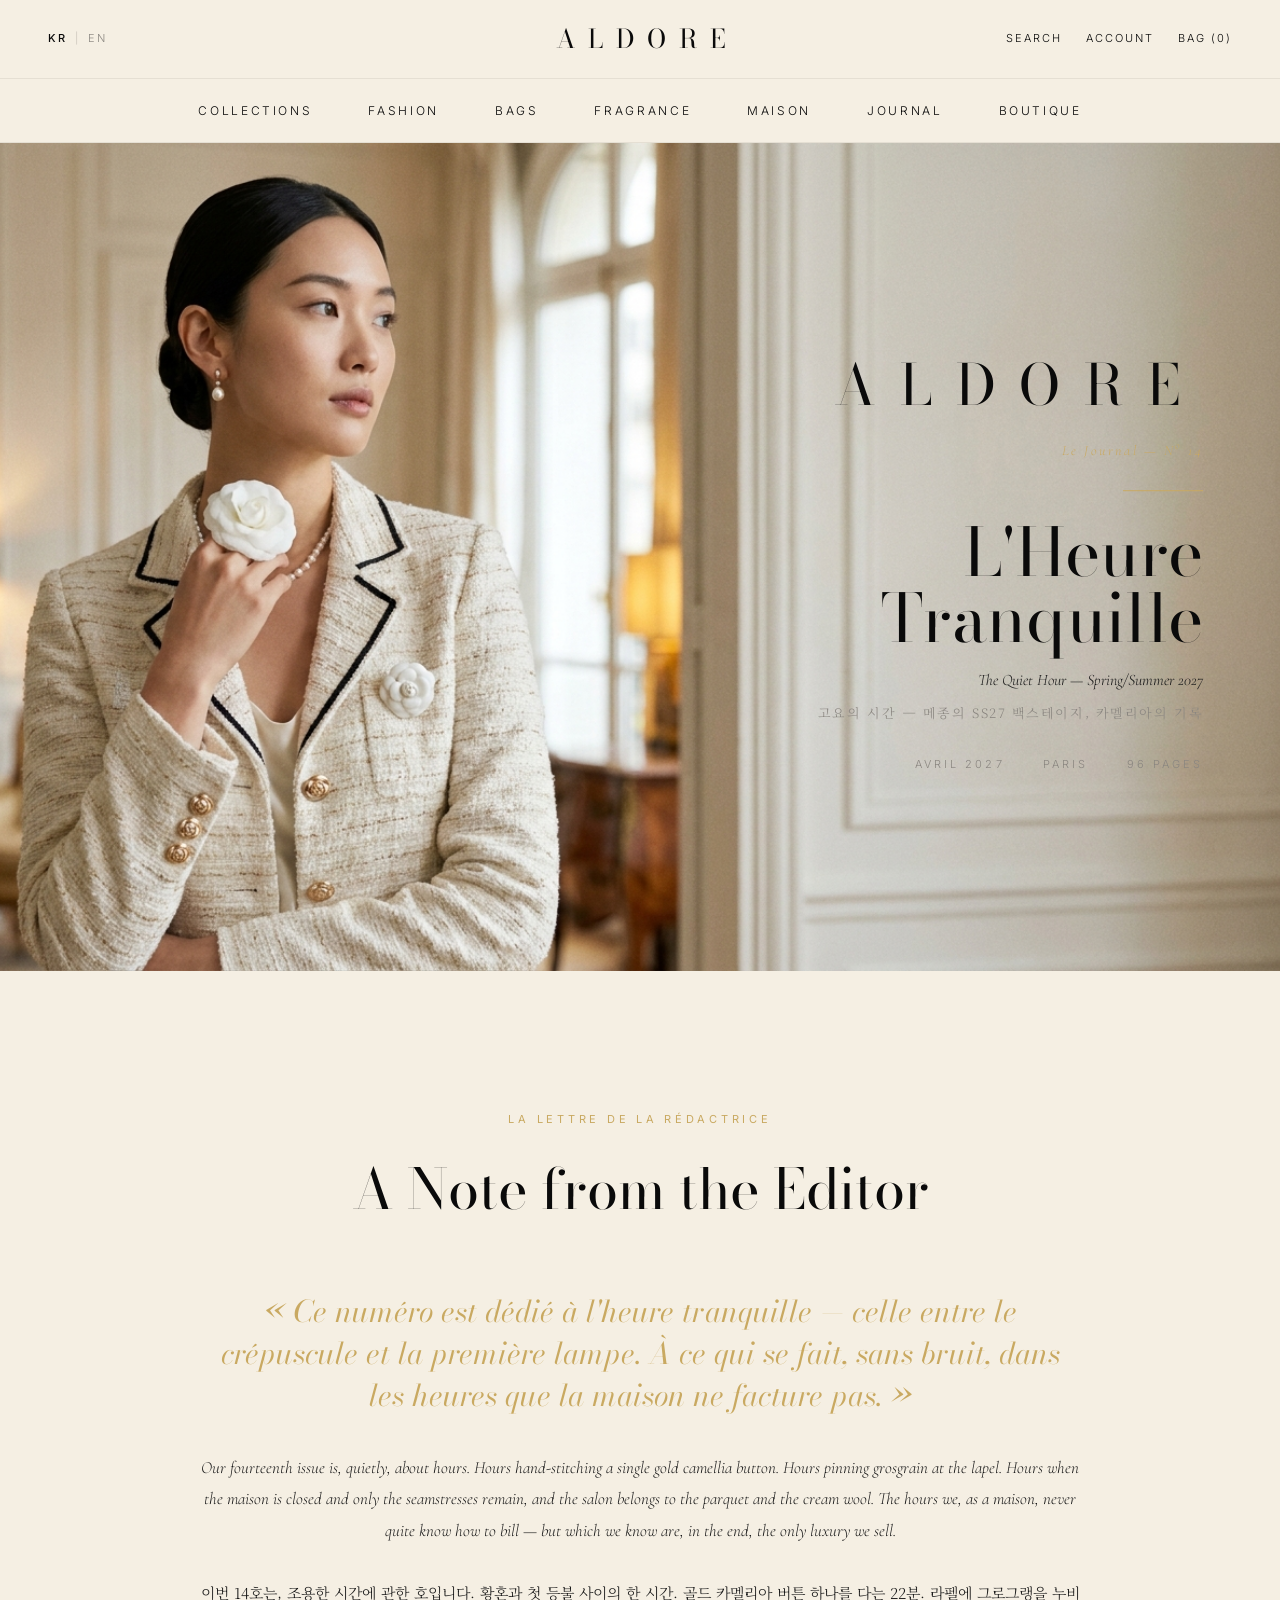
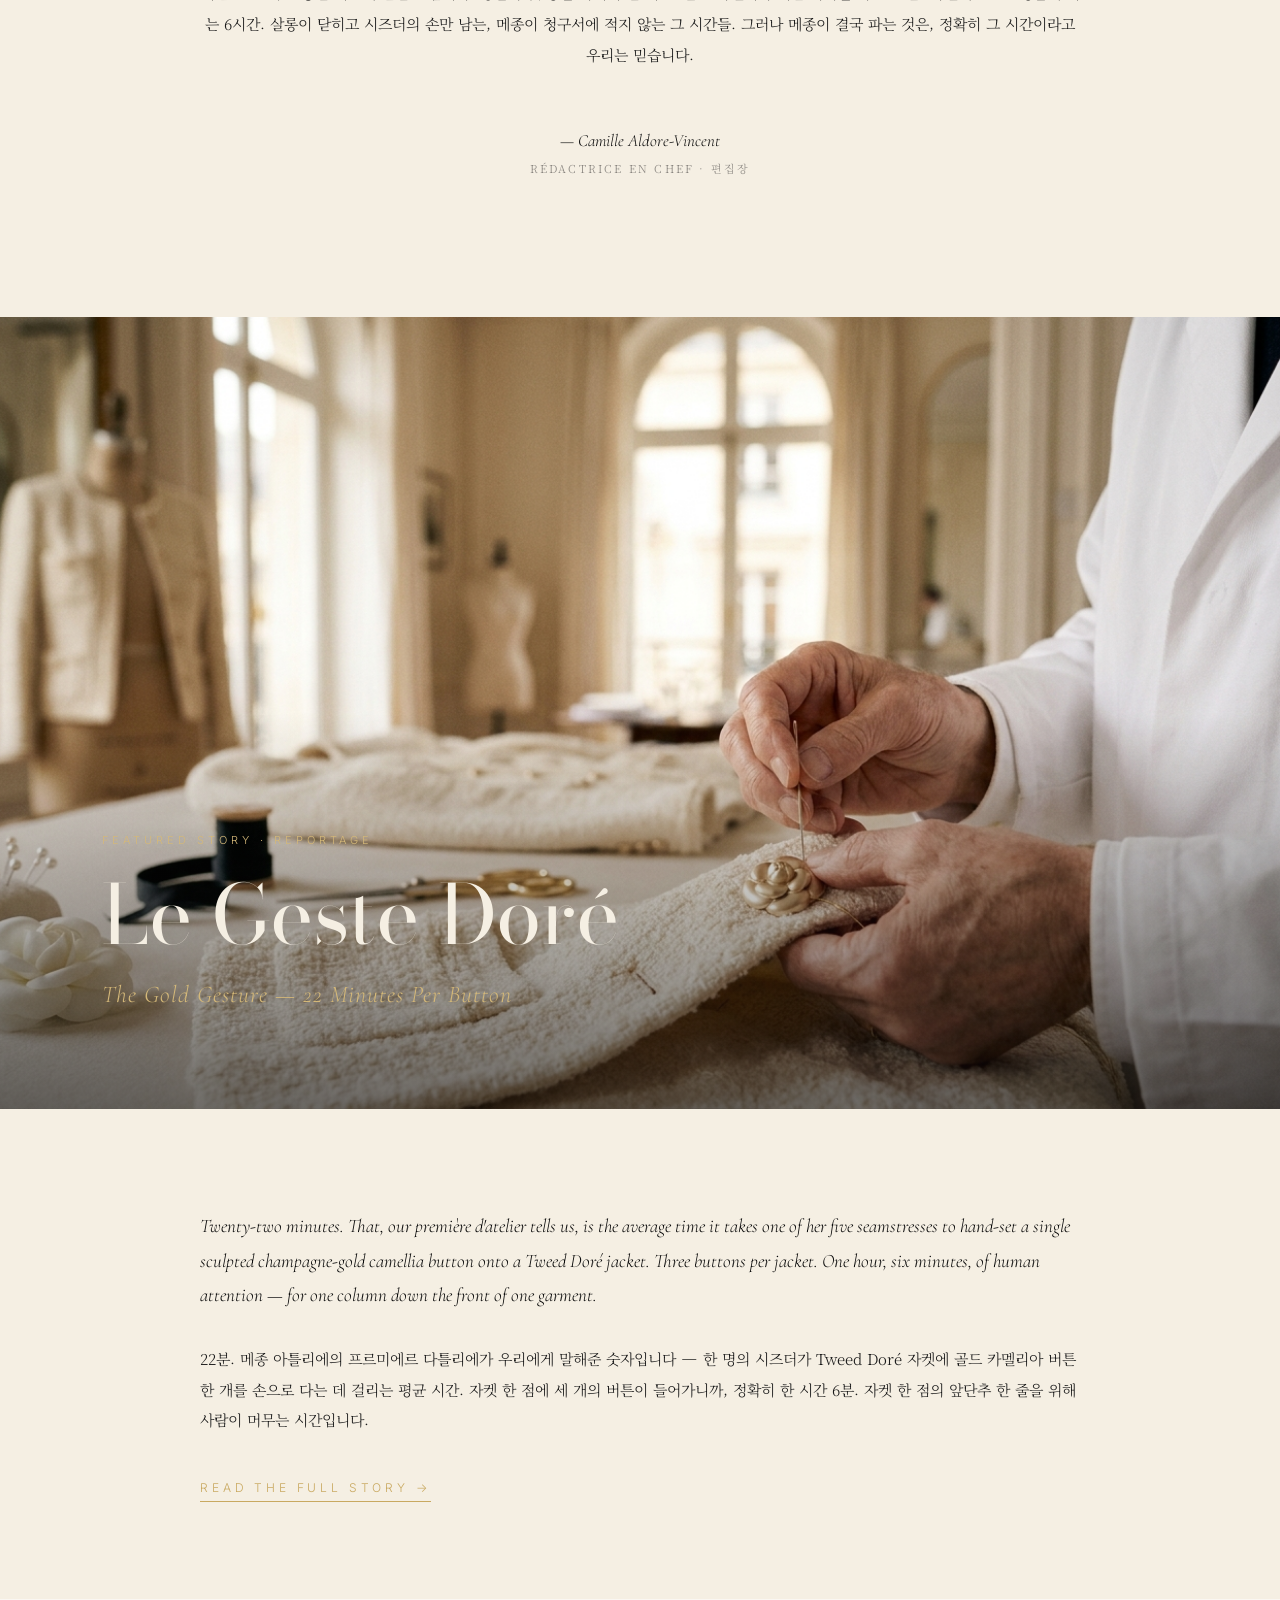
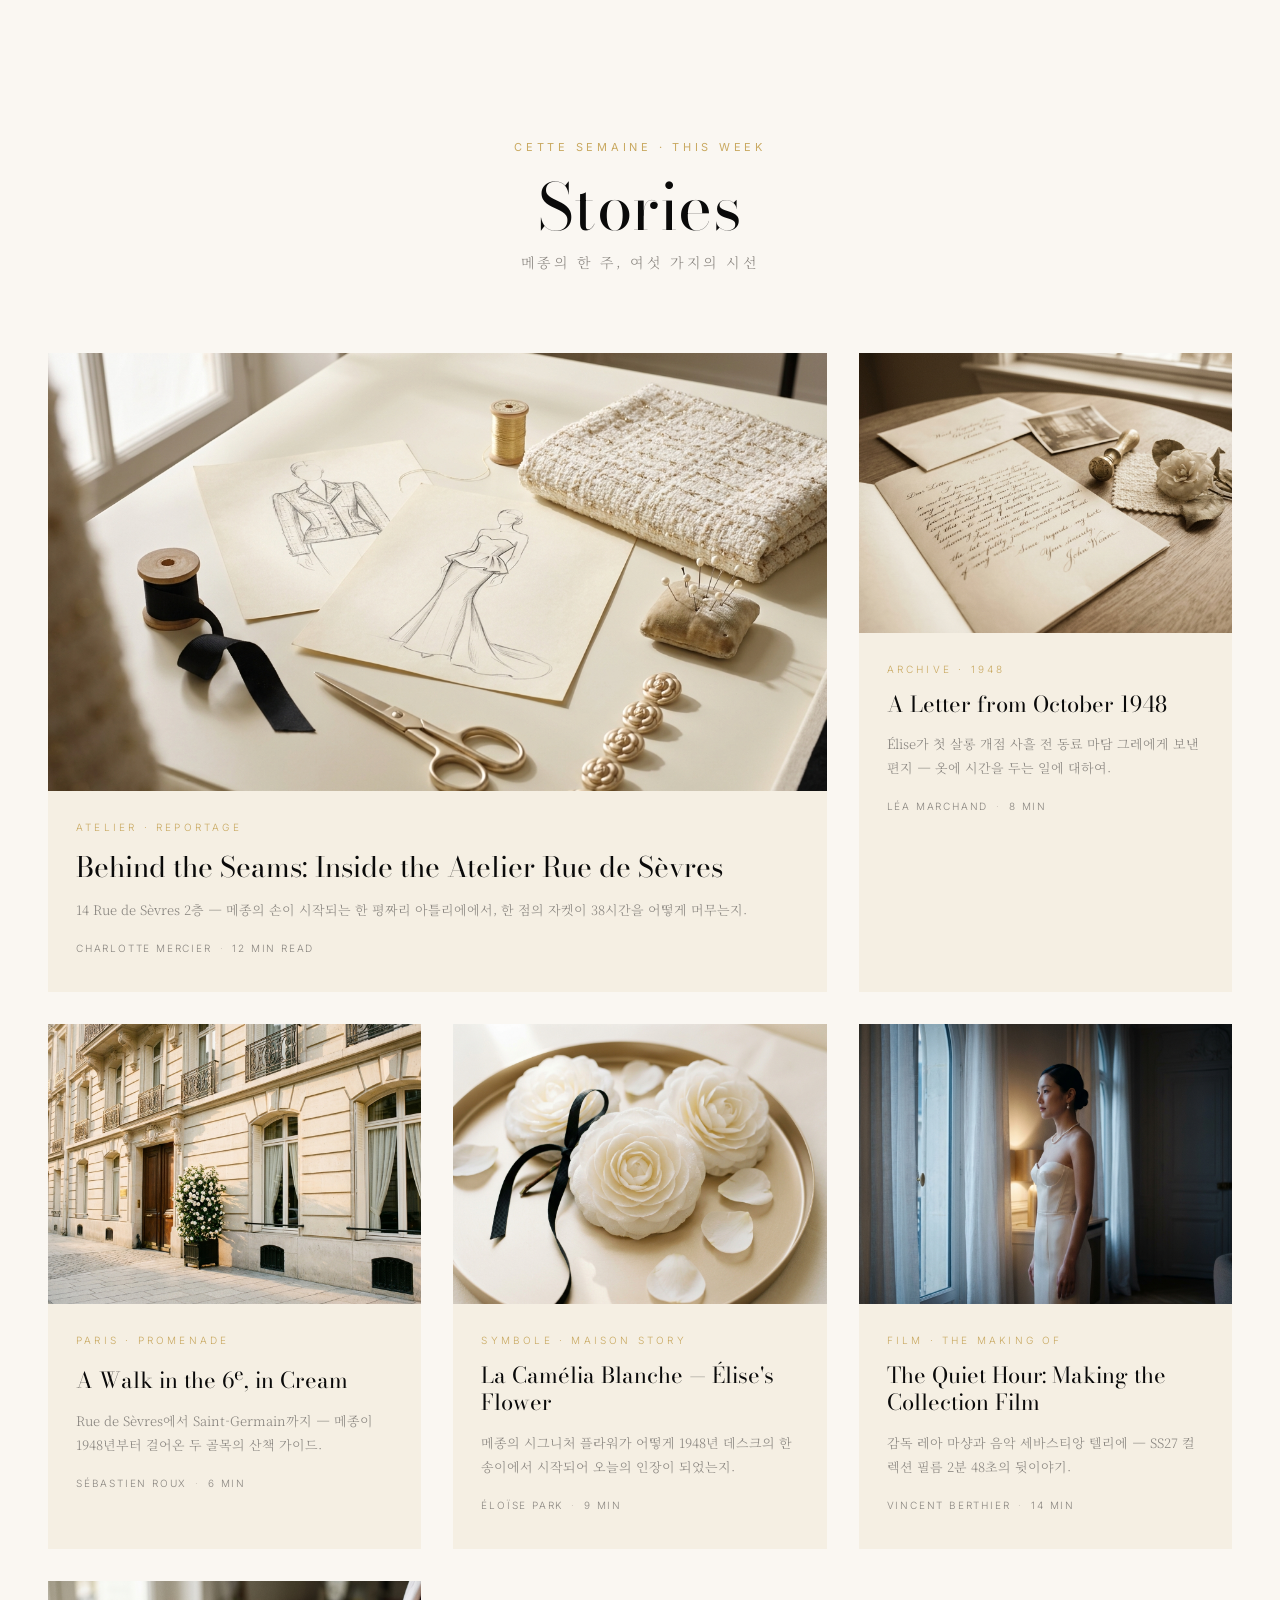
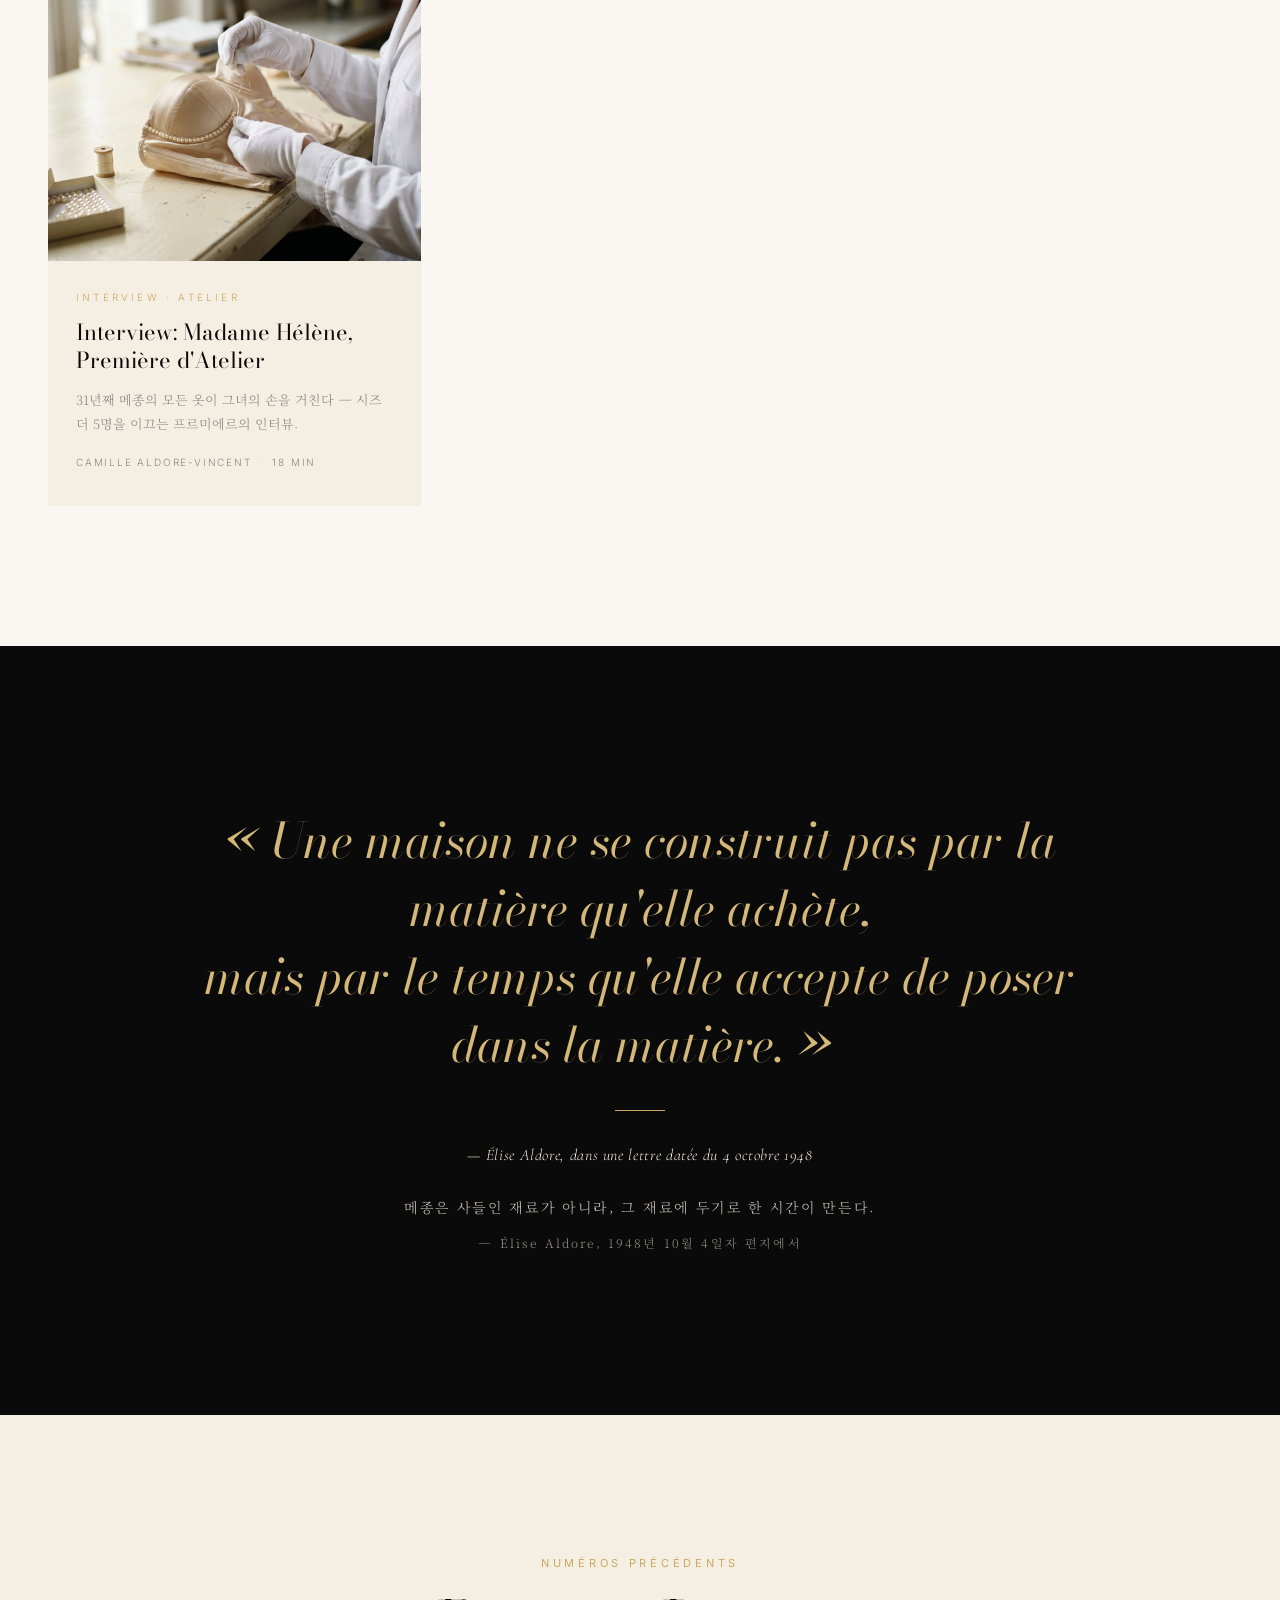
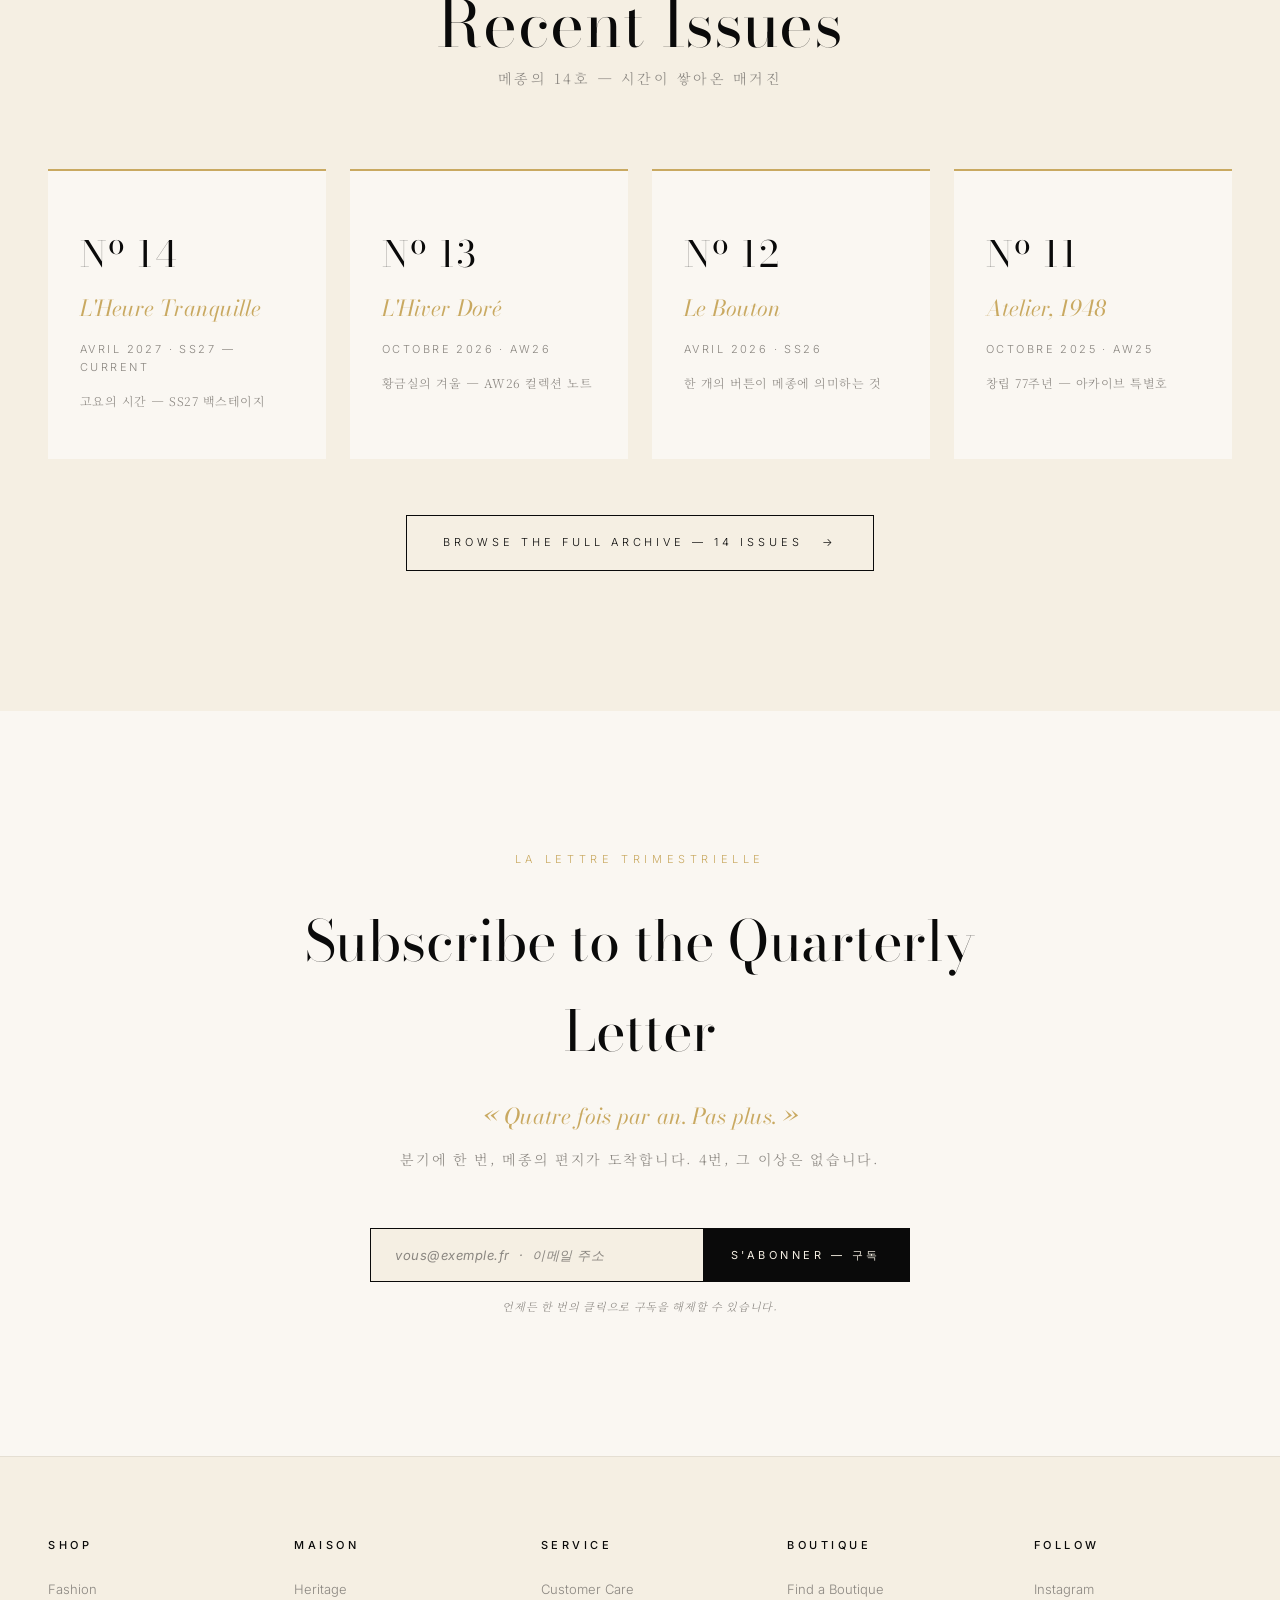
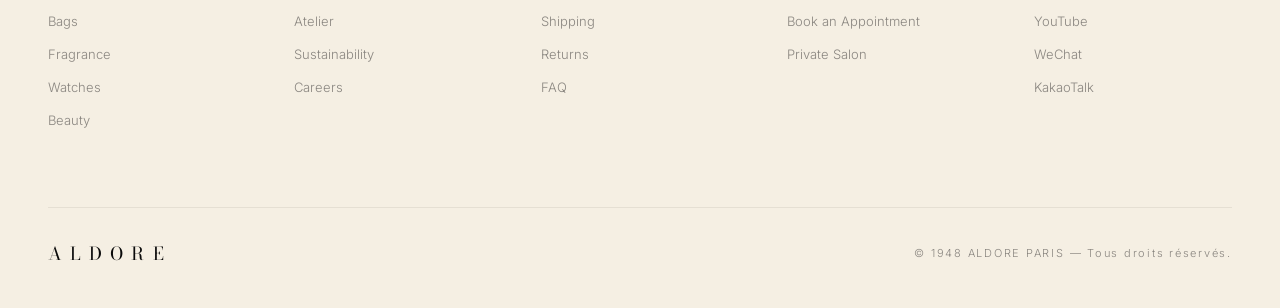
<file: journal.html>
<!DOCTYPE html>
<html lang="ko">
<head>
<meta charset="UTF-8">
<meta name="viewport" content="width=device-width, initial-scale=1.0">
<title>ALDORE Journal — Issue No. 14, L'Heure Tranquille</title>
<meta name="description" content="ALDORE Journal — 메종의 에디토리얼. Issue No. 14 'L'Heure Tranquille' SS27 — 아틀리에 백스테이지, 1948 아카이브, 파리 6구의 산책, 그리고 메종의 시그니처 카멜리아.">
<link rel="preconnect" href="https://fonts.googleapis.com">
<link rel="preconnect" href="https://fonts.gstatic.com" crossorigin>
<link href="https://fonts.googleapis.com/css2?family=Bodoni+Moda:ital,opsz,wght@0,6..96,400;0,6..96,500;0,6..96,600;1,6..96,400;1,6..96,500&family=Cormorant+Garamond:ital,wght@0,300;0,400;0,500;1,300;1,400&family=Inter:wght@300;400;500;600&family=Noto+Serif+KR:wght@200;300;400;500&display=swap" rel="stylesheet">
<link rel="stylesheet" href="css/aldore.css">
</head>
<body>

<!-- ============================================
     HEADER (shared)
     ============================================ -->
<header class="aldore-header">
  <div class="header-top">
    <nav class="lang-toggle">
      <span class="active">KR</span><span class="divider">|</span><span>EN</span>
    </nav>
    <h1 class="wordmark"><a href="index.html">ALDORE</a></h1>
    <nav class="utility">
      <a href="#">SEARCH</a>
      <a href="#">ACCOUNT</a>
      <a href="#">BAG (0)</a>
    </nav>
  </div>
  <nav class="main-menu">
    <a href="collection.html">COLLECTIONS</a>
    <a href="fashion.html">FASHION</a>
    <a href="bags.html">BAGS</a>
    <a href="fragrance.html">FRAGRANCE</a>
    <a href="maison.html">MAISON</a>
    <a href="journal.html" class="active">JOURNAL</a>
    <a href="boutique.html">BOUTIQUE</a>
  </nav>
</header>

<!-- ============================================
     HERO — magazine cover style
     ============================================ -->
<section class="jrn-hero">
  <img src="images/journal/journal_hero.jpg" alt="ALDORE Journal Issue No. 14 — L'Heure Tranquille">
  <div class="jrn-hero-cover">
    <p class="jrn-hero-mast">ALDORE</p>
    <p class="jrn-hero-issue">Le Journal — N<sup>o</sup> 14</p>

    <div class="jrn-hero-divider"></div>

    <h2 class="jrn-hero-title">L'Heure Tranquille</h2>
    <p class="jrn-hero-fr"><em>The Quiet Hour — Spring/Summer 2027</em></p>
    <p class="jrn-hero-ko">고요의 시간 — 메종의 SS27 백스테이지, 카멜리아의 기록</p>

    <div class="jrn-hero-meta">
      <span>Avril 2027</span>
      <span class="jrn-hero-dot">·</span>
      <span>Paris</span>
      <span class="jrn-hero-dot">·</span>
      <span>96 pages</span>
    </div>
  </div>
</section>

<!-- ============================================
     EDITOR'S LETTER
     ============================================ -->
<section class="jrn-letter">
  <div class="jrn-letter-inner">
    <p class="section-eyebrow">La Lettre de la Rédactrice</p>
    <h2 class="jrn-letter-title">A Note from the Editor</h2>

    <p class="jrn-letter-fr">
      <em>« Ce numéro est dédié à l'heure tranquille — celle entre le crépuscule et la première lampe. À ce qui se fait, sans bruit, dans les heures que la maison ne facture pas. »</em>
    </p>

    <p class="jrn-letter-en">
      Our fourteenth issue is, quietly, about hours. Hours hand-stitching a single gold camellia button. Hours pinning grosgrain at the lapel. Hours when the maison is closed and only the seamstresses remain, and the salon belongs to the parquet and the cream wool. The hours we, as a maison, never quite know how to bill — but which we know are, in the end, the only luxury we sell.
    </p>

    <p class="jrn-letter-ko">
      이번 14호는, 조용한 시간에 관한 호입니다. 황혼과 첫 등불 사이의 한 시간. 골드 카멜리아 버튼 하나를 다는 22분. 라펠에 그로그랭을 누비는 6시간. 살롱이 닫히고 시즈더의 손만 남는, 메종이 청구서에 적지 않는 그 시간들. 그러나 메종이 결국 파는 것은, 정확히 그 시간이라고 우리는 믿습니다.
    </p>

    <p class="jrn-letter-signature">
      <span class="jrn-sig-name">— Camille Aldore-Vincent</span>
      <span class="jrn-sig-title">Rédactrice en chef · 편집장</span>
    </p>
  </div>
</section>

<!-- ============================================
     FEATURED STORY — full-bleed
     ============================================ -->
<section class="jrn-featured">
  <img src="images/journal/journal_featured.jpg" alt="Le Geste Doré — behind the seams of the gold camellia button">
  <div class="jrn-featured-overlay">
    <p class="jrn-featured-eyebrow">Featured Story · Reportage</p>
    <h2 class="jrn-featured-title">Le Geste Doré</h2>
    <p class="jrn-featured-fr"><em>The Gold Gesture — 22 Minutes Per Button</em></p>
  </div>
</section>

<section class="jrn-featured-text">
  <div class="jrn-featured-text-inner">
    <p class="jrn-featured-lead-en">
      Twenty-two minutes. That, our première d'atelier tells us, is the average time it takes one of her five seamstresses to hand-set a single sculpted champagne-gold camellia button onto a Tweed Doré jacket. Three buttons per jacket. One hour, six minutes, of human attention — for one column down the front of one garment.
    </p>

    <p class="jrn-featured-lead-ko">
      22분. 메종 아틀리에의 프르미에르 다틀리에가 우리에게 말해준 숫자입니다 — 한 명의 시즈더가 Tweed Doré 자켓에 골드 카멜리아 버튼 한 개를 손으로 다는 데 걸리는 평균 시간. 자켓 한 점에 세 개의 버튼이 들어가니까, 정확히 한 시간 6분. 자켓 한 점의 앞단추 한 줄을 위해 사람이 머무는 시간입니다.
    </p>

    <a href="#" class="jrn-read-more">Read the full story →</a>
  </div>
</section>

<!-- ============================================
     STORY GRID — 6 cards
     ============================================ -->
<section class="jrn-stories">
  <p class="section-eyebrow">Cette Semaine · This Week</p>
  <h2 class="section-title">Stories</h2>
  <p class="section-sub">메종의 한 주, 여섯 가지의 시선</p>

  <div class="jrn-grid">

    <article class="jrn-card jrn-card-large">
      <a href="#"><img src="images/journal/journal_card_atelier.jpg" alt="Behind the Seams — atelier worktable"></a>
      <div class="jrn-card-meta">
        <p class="jrn-card-cat">Atelier · Reportage</p>
        <h3 class="jrn-card-title">Behind the Seams: Inside the Atelier Rue de Sèvres</h3>
        <p class="jrn-card-desc-ko">14 Rue de Sèvres 2층 — 메종의 손이 시작되는 한 평짜리 아틀리에에서, 한 점의 자켓이 38시간을 어떻게 머무는지.</p>
        <p class="jrn-card-meta-row"><span>Charlotte Mercier</span><span class="jrn-card-dot">·</span><span>12 min read</span></p>
      </div>
    </article>

    <article class="jrn-card">
      <a href="#"><img src="images/journal/journal_card_archive.jpg" alt="From the 1948 Archives — vintage letter"></a>
      <div class="jrn-card-meta">
        <p class="jrn-card-cat">Archive · 1948</p>
        <h3 class="jrn-card-title">A Letter from October 1948</h3>
        <p class="jrn-card-desc-ko">Élise가 첫 살롱 개점 사흘 전 동료 마담 그레에게 보낸 편지 — 옷에 시간을 두는 일에 대하여.</p>
        <p class="jrn-card-meta-row"><span>Léa Marchand</span><span class="jrn-card-dot">·</span><span>8 min</span></p>
      </div>
    </article>

    <article class="jrn-card">
      <a href="#"><img src="images/journal/journal_card_paris.jpg" alt="A Walk in the 6e — Rue de Sèvres facade"></a>
      <div class="jrn-card-meta">
        <p class="jrn-card-cat">Paris · Promenade</p>
        <h3 class="jrn-card-title">A Walk in the 6<sup>e</sup>, in Cream</h3>
        <p class="jrn-card-desc-ko">Rue de Sèvres에서 Saint-Germain까지 — 메종이 1948년부터 걸어온 두 골목의 산책 가이드.</p>
        <p class="jrn-card-meta-row"><span>Sébastien Roux</span><span class="jrn-card-dot">·</span><span>6 min</span></p>
      </div>
    </article>

    <article class="jrn-card">
      <a href="#"><img src="images/journal/journal_card_camellia.jpg" alt="The White Camellia — fresh blooms on a champagne tray"></a>
      <div class="jrn-card-meta">
        <p class="jrn-card-cat">Symbole · Maison Story</p>
        <h3 class="jrn-card-title">La Camélia Blanche — Élise's Flower</h3>
        <p class="jrn-card-desc-ko">메종의 시그니처 플라워가 어떻게 1948년 데스크의 한 송이에서 시작되어 오늘의 인장이 되었는지.</p>
        <p class="jrn-card-meta-row"><span>Éloïse Park</span><span class="jrn-card-dot">·</span><span>9 min</span></p>
      </div>
    </article>

    <article class="jrn-card">
      <a href="#"><img src="images/journal/journal_card_film.jpg" alt="The Quiet Hour Film — blue hour gown moment"></a>
      <div class="jrn-card-meta">
        <p class="jrn-card-cat">Film · The Making Of</p>
        <h3 class="jrn-card-title">The Quiet Hour: Making the Collection Film</h3>
        <p class="jrn-card-desc-ko">감독 레아 마샹과 음악 세바스티앙 텔리에 — SS27 컬렉션 필름 2분 48초의 뒷이야기.</p>
        <p class="jrn-card-meta-row"><span>Vincent Berthier</span><span class="jrn-card-dot">·</span><span>14 min</span></p>
      </div>
    </article>

    <article class="jrn-card">
      <a href="#"><img src="images/journal/journal_card_interview.jpg" alt="Interview with the première d'atelier"></a>
      <div class="jrn-card-meta">
        <p class="jrn-card-cat">Interview · Atelier</p>
        <h3 class="jrn-card-title">Interview: Madame Hélène, Première d'Atelier</h3>
        <p class="jrn-card-desc-ko">31년째 메종의 모든 옷이 그녀의 손을 거친다 — 시즈더 5명을 이끄는 프르미에르의 인터뷰.</p>
        <p class="jrn-card-meta-row"><span>Camille Aldore-Vincent</span><span class="jrn-card-dot">·</span><span>18 min</span></p>
      </div>
    </article>

  </div>
</section>

<!-- ============================================
     PULL-QUOTE
     ============================================ -->
<section class="jrn-quote">
  <div class="jrn-quote-inner">
    <p class="jrn-quote-fr">
      <em>« Une maison ne se construit pas par la matière qu'elle achète,<br>mais par le temps qu'elle accepte de poser dans la matière. »</em>
    </p>
    <hr class="gold-rule">
    <p class="jrn-quote-attr">— Élise Aldore, dans une lettre datée du 4 octobre 1948</p>
    <p class="jrn-quote-ko">메종은 사들인 재료가 아니라, 그 재료에 두기로 한 시간이 만든다.<br><span class="jrn-quote-ko-attr">— Élise Aldore, 1948년 10월 4일자 편지에서</span></p>
  </div>
</section>

<!-- ============================================
     RECENT ISSUES
     ============================================ -->
<section class="jrn-archive">
  <p class="section-eyebrow">Numéros Précédents</p>
  <h2 class="section-title">Recent Issues</h2>
  <p class="section-sub">메종의 14호 — 시간이 쌓아온 매거진</p>

  <div class="jrn-archive-grid">

    <article class="jrn-iss">
      <p class="jrn-iss-num">N<sup>o</sup> 14</p>
      <p class="jrn-iss-name">L'Heure Tranquille</p>
      <p class="jrn-iss-date">Avril 2027 · SS27 — Current</p>
      <p class="jrn-iss-tag">고요의 시간 — SS27 백스테이지</p>
    </article>

    <article class="jrn-iss">
      <p class="jrn-iss-num">N<sup>o</sup> 13</p>
      <p class="jrn-iss-name">L'Hiver Doré</p>
      <p class="jrn-iss-date">Octobre 2026 · AW26</p>
      <p class="jrn-iss-tag">황금실의 겨울 — AW26 컬렉션 노트</p>
    </article>

    <article class="jrn-iss">
      <p class="jrn-iss-num">N<sup>o</sup> 12</p>
      <p class="jrn-iss-name">Le Bouton</p>
      <p class="jrn-iss-date">Avril 2026 · SS26</p>
      <p class="jrn-iss-tag">한 개의 버튼이 메종에 의미하는 것</p>
    </article>

    <article class="jrn-iss">
      <p class="jrn-iss-num">N<sup>o</sup> 11</p>
      <p class="jrn-iss-name">Atelier, 1948</p>
      <p class="jrn-iss-date">Octobre 2025 · AW25</p>
      <p class="jrn-iss-tag">창립 77주년 — 아카이브 특별호</p>
    </article>

  </div>

  <div class="jrn-archive-cta">
    <a href="#" class="btn-line-light">Browse the Full Archive — 14 Issues <span>→</span></a>
  </div>
</section>

<!-- ============================================
     NEWSLETTER
     ============================================ -->
<section class="jrn-news">
  <div class="jrn-news-inner">
    <p class="jrn-news-eyebrow">La Lettre Trimestrielle</p>
    <h2 class="jrn-news-title">Subscribe to the Quarterly Letter</h2>
    <p class="jrn-news-fr"><em>« Quatre fois par an. Pas plus. »</em></p>
    <p class="jrn-news-ko">분기에 한 번, 메종의 편지가 도착합니다. 4번, 그 이상은 없습니다.</p>

    <form class="jrn-news-form" onsubmit="return false;">
      <input type="email" placeholder="vous@exemple.fr  ·  이메일 주소" class="jrn-news-input">
      <button type="submit" class="jrn-news-btn">S'abonner — 구독</button>
    </form>

    <p class="jrn-news-note">언제든 한 번의 클릭으로 구독을 해제할 수 있습니다.</p>
  </div>
</section>

<!-- ============================================
     FOOTER (shared)
     ============================================ -->
<footer>
  <div class="foot-cols">
    <div class="foot-col">
      <h5>Shop</h5>
      <a href="fashion.html">Fashion</a>
      <a href="bags.html">Bags</a>
      <a href="fragrance.html">Fragrance</a>
      <a href="#">Watches</a>
      <a href="#">Beauty</a>
    </div>
    <div class="foot-col">
      <h5>Maison</h5>
      <a href="maison.html">Heritage</a>
      <a href="#">Atelier</a>
      <a href="#">Sustainability</a>
      <a href="#">Careers</a>
    </div>
    <div class="foot-col">
      <h5>Service</h5>
      <a href="#">Customer Care</a>
      <a href="#">Shipping</a>
      <a href="#">Returns</a>
      <a href="#">FAQ</a>
    </div>
    <div class="foot-col">
      <h5>Boutique</h5>
      <a href="boutique.html">Find a Boutique</a>
      <a href="boutique.html">Book an Appointment</a>
      <a href="boutique.html">Private Salon</a>
    </div>
    <div class="foot-col">
      <h5>Follow</h5>
      <a href="#">Instagram</a>
      <a href="#">YouTube</a>
      <a href="#">WeChat</a>
      <a href="#">KakaoTalk</a>
    </div>
  </div>

  <div class="foot-bottom">
    <p class="foot-wordmark">ALDORE</p>
    <p class="foot-copyright">© 1948 ALDORE PARIS — Tous droits réservés.</p>
  </div>
</footer>

</body>
</html>
</file>
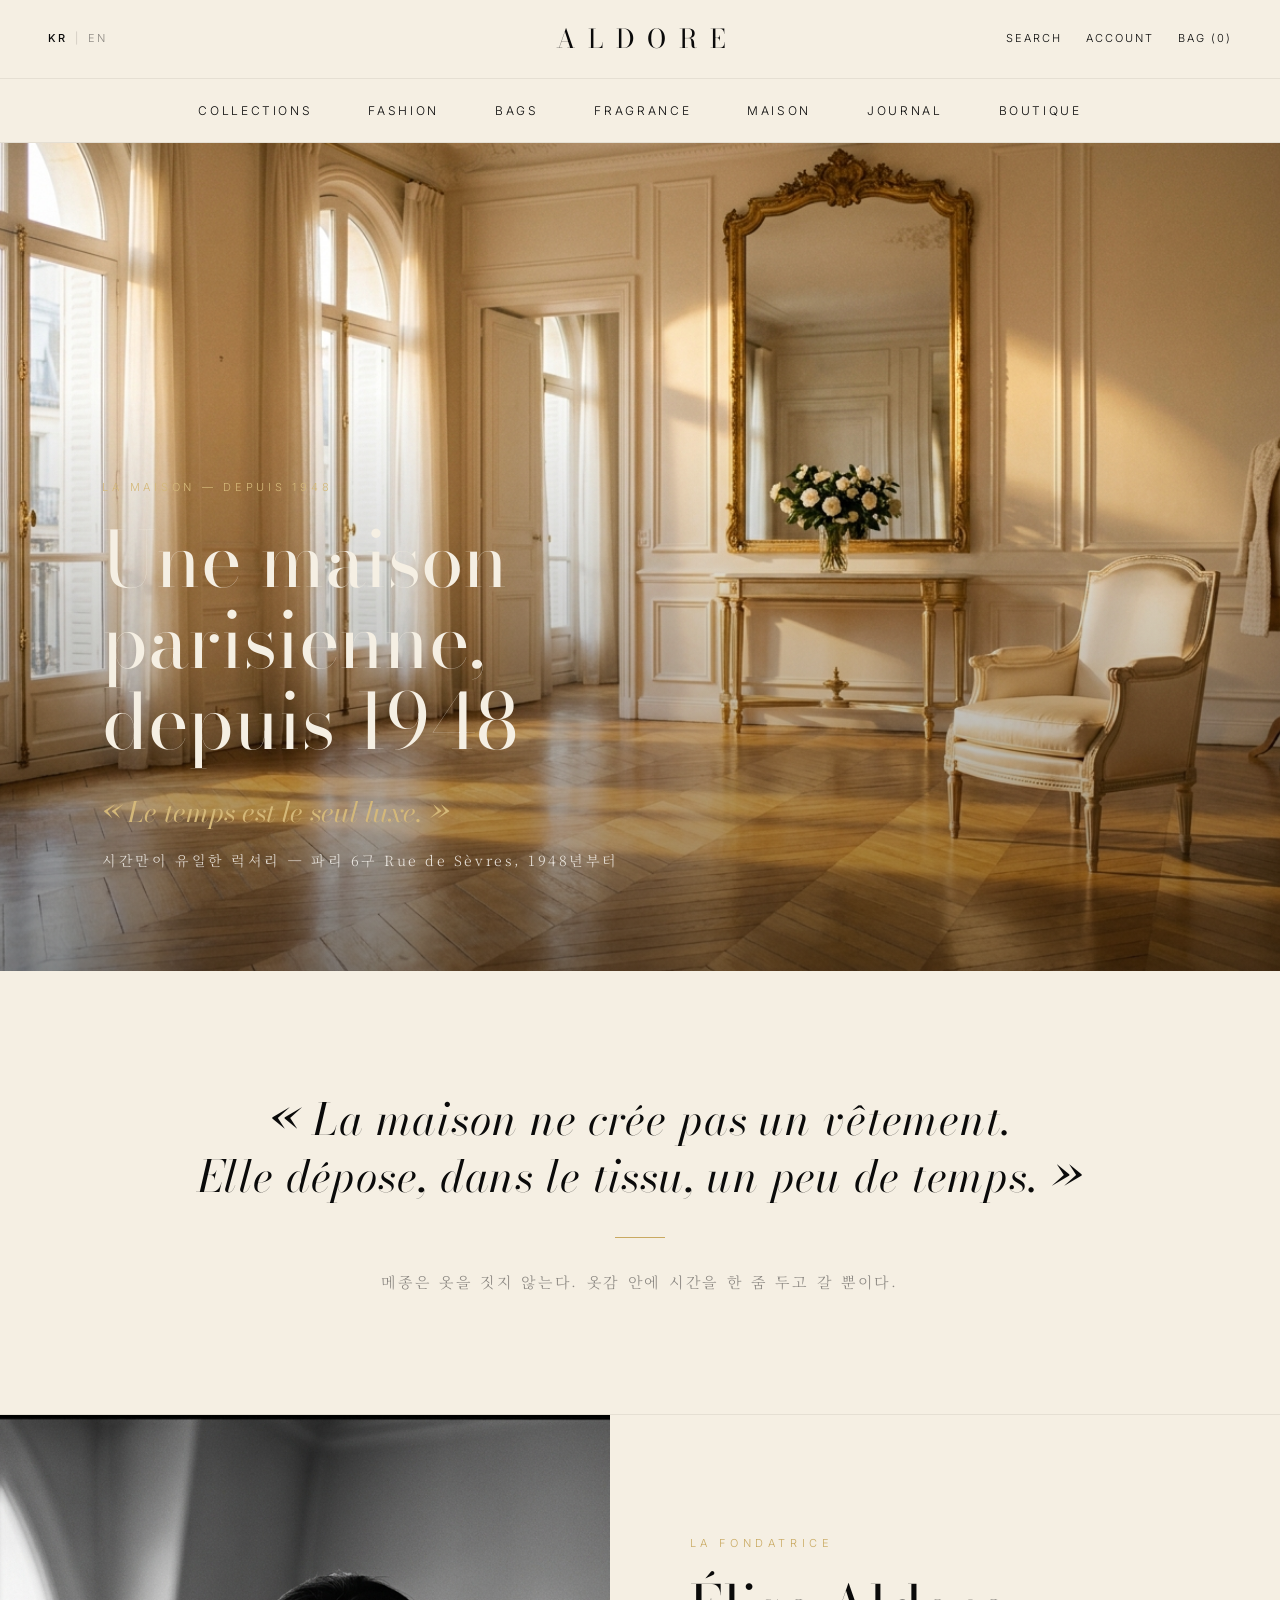
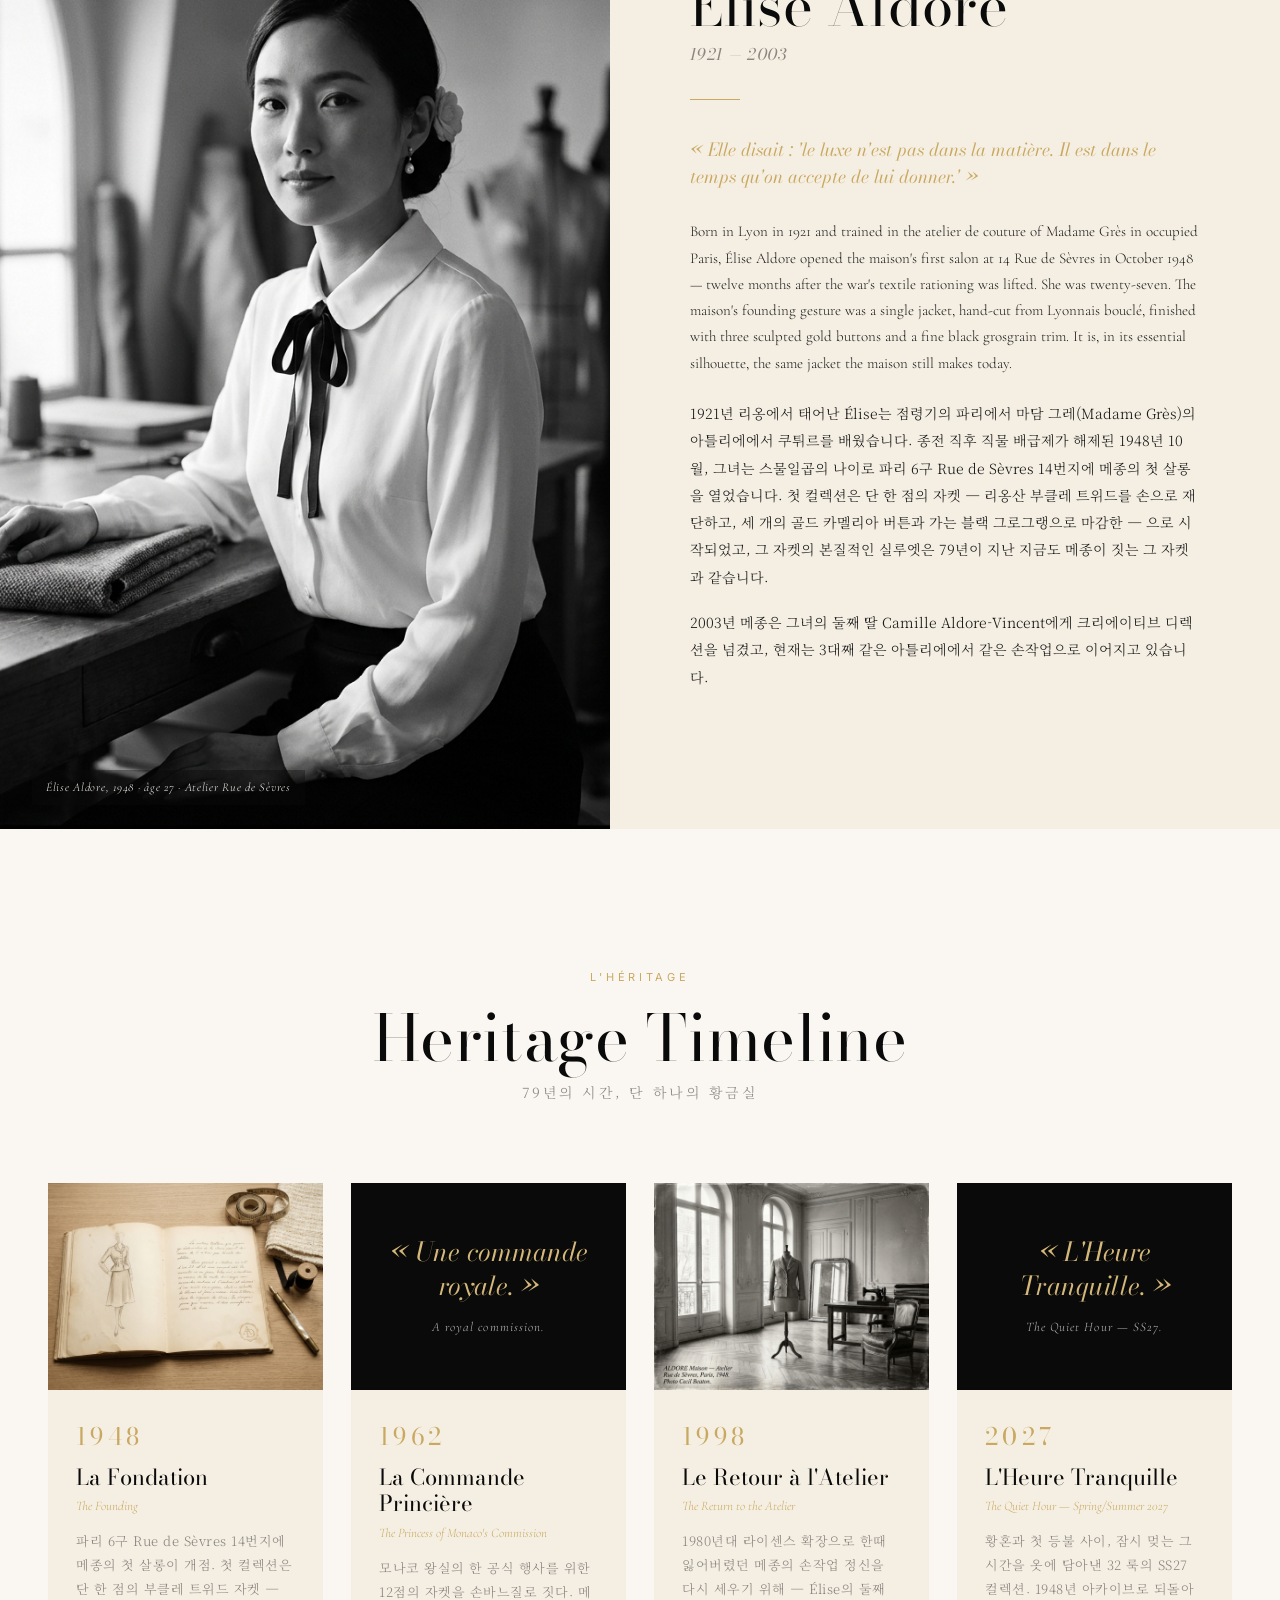
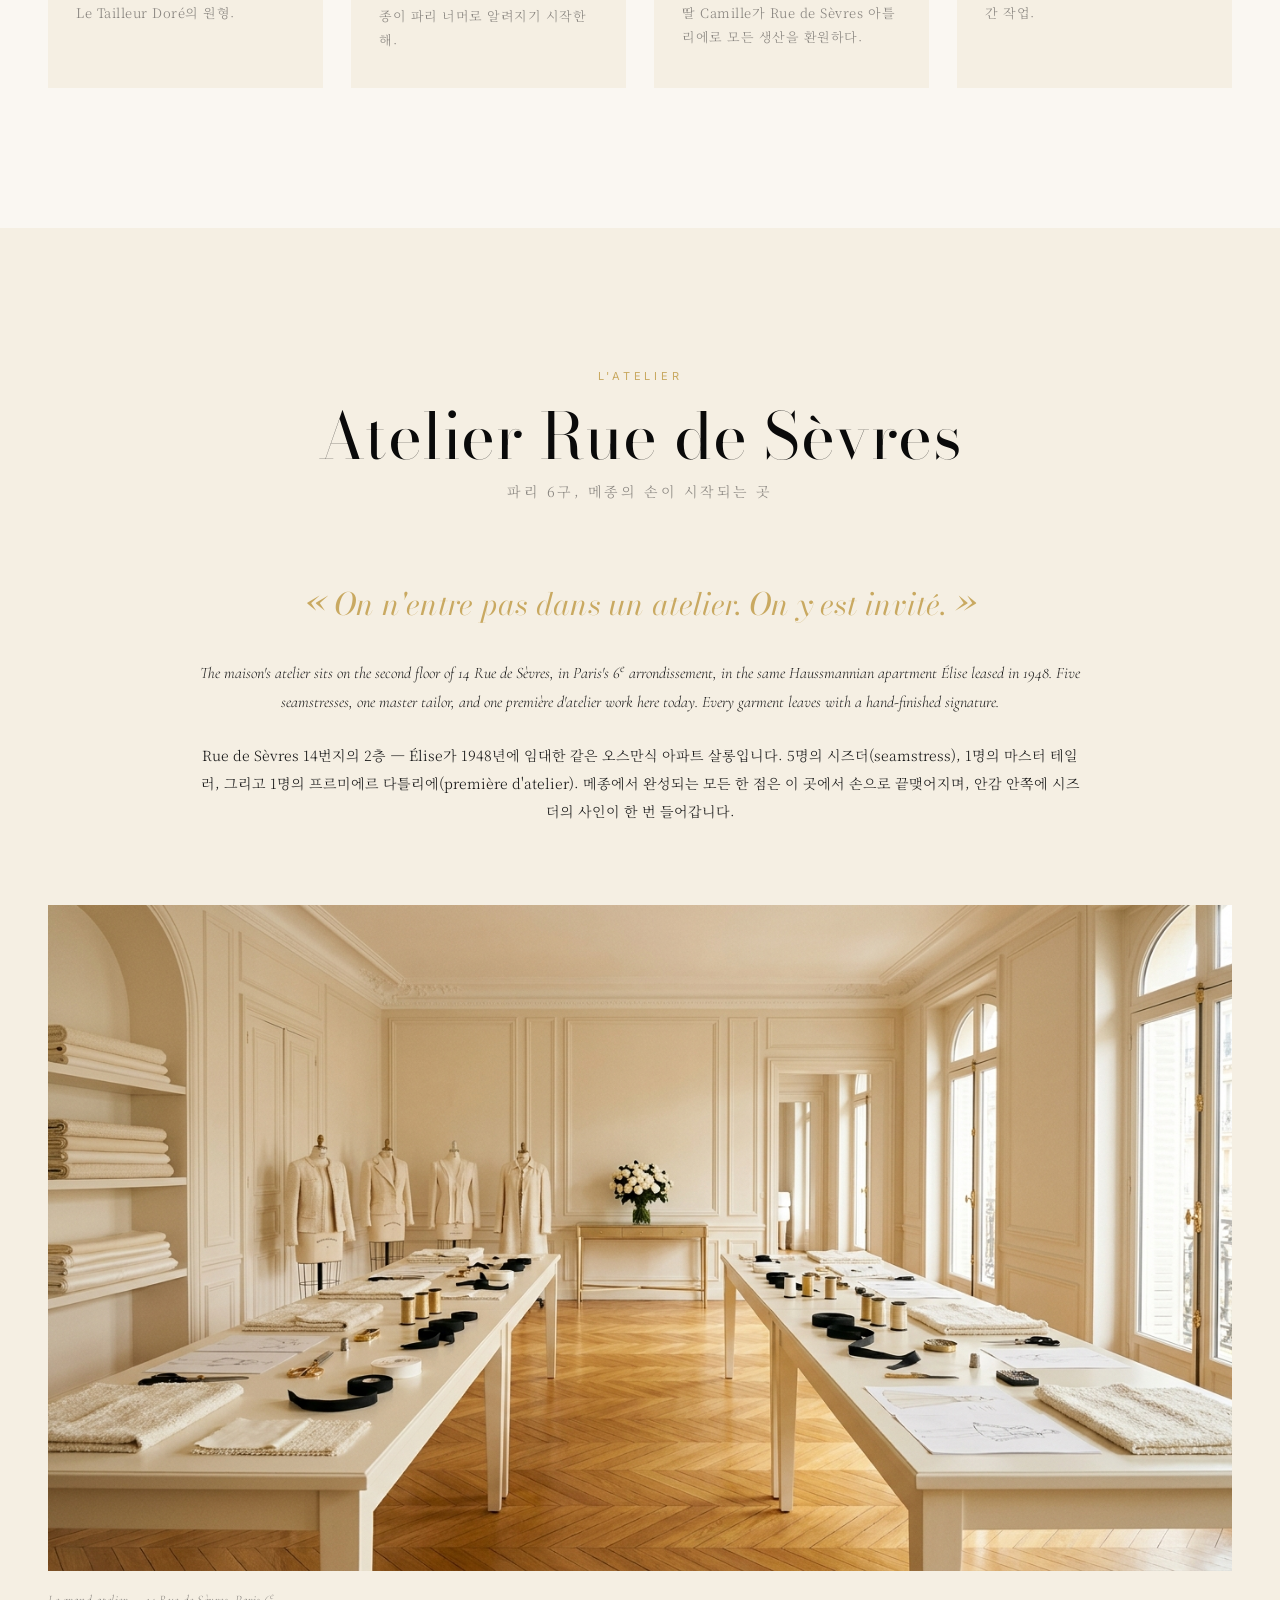
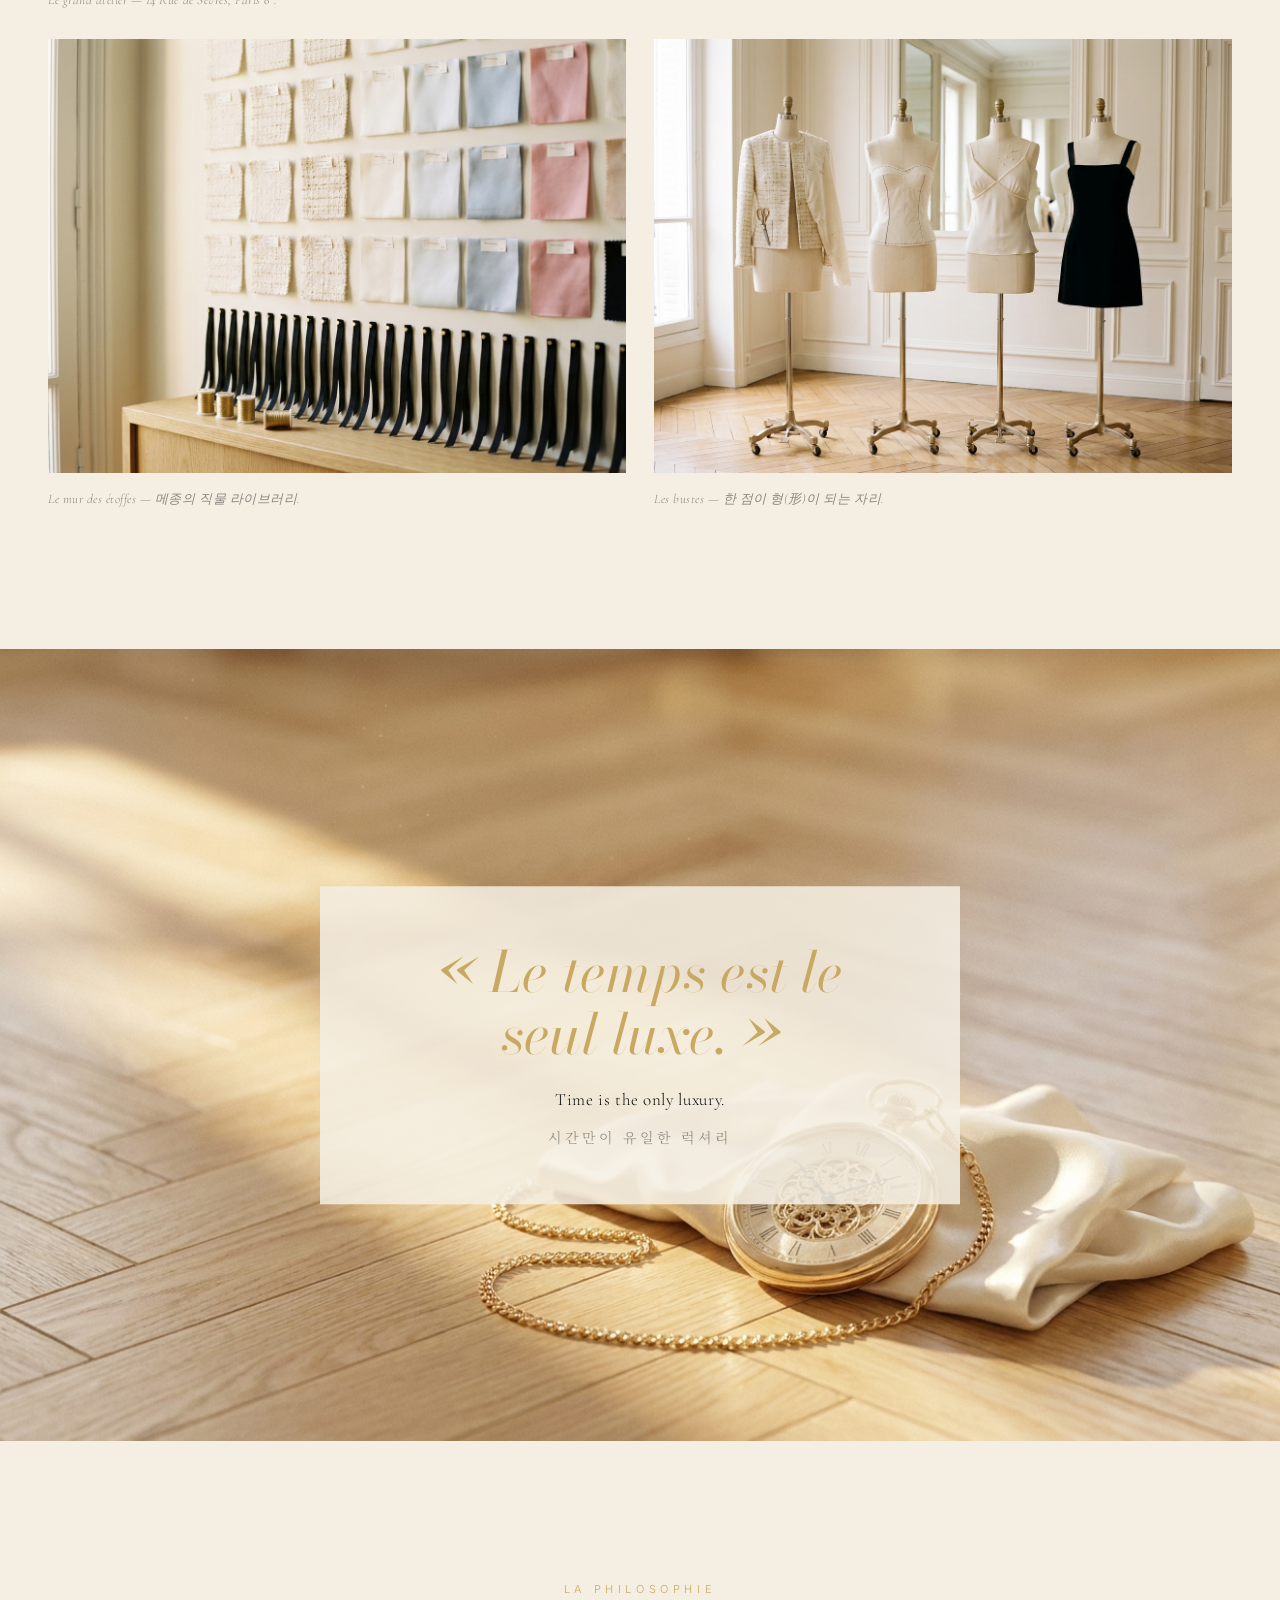
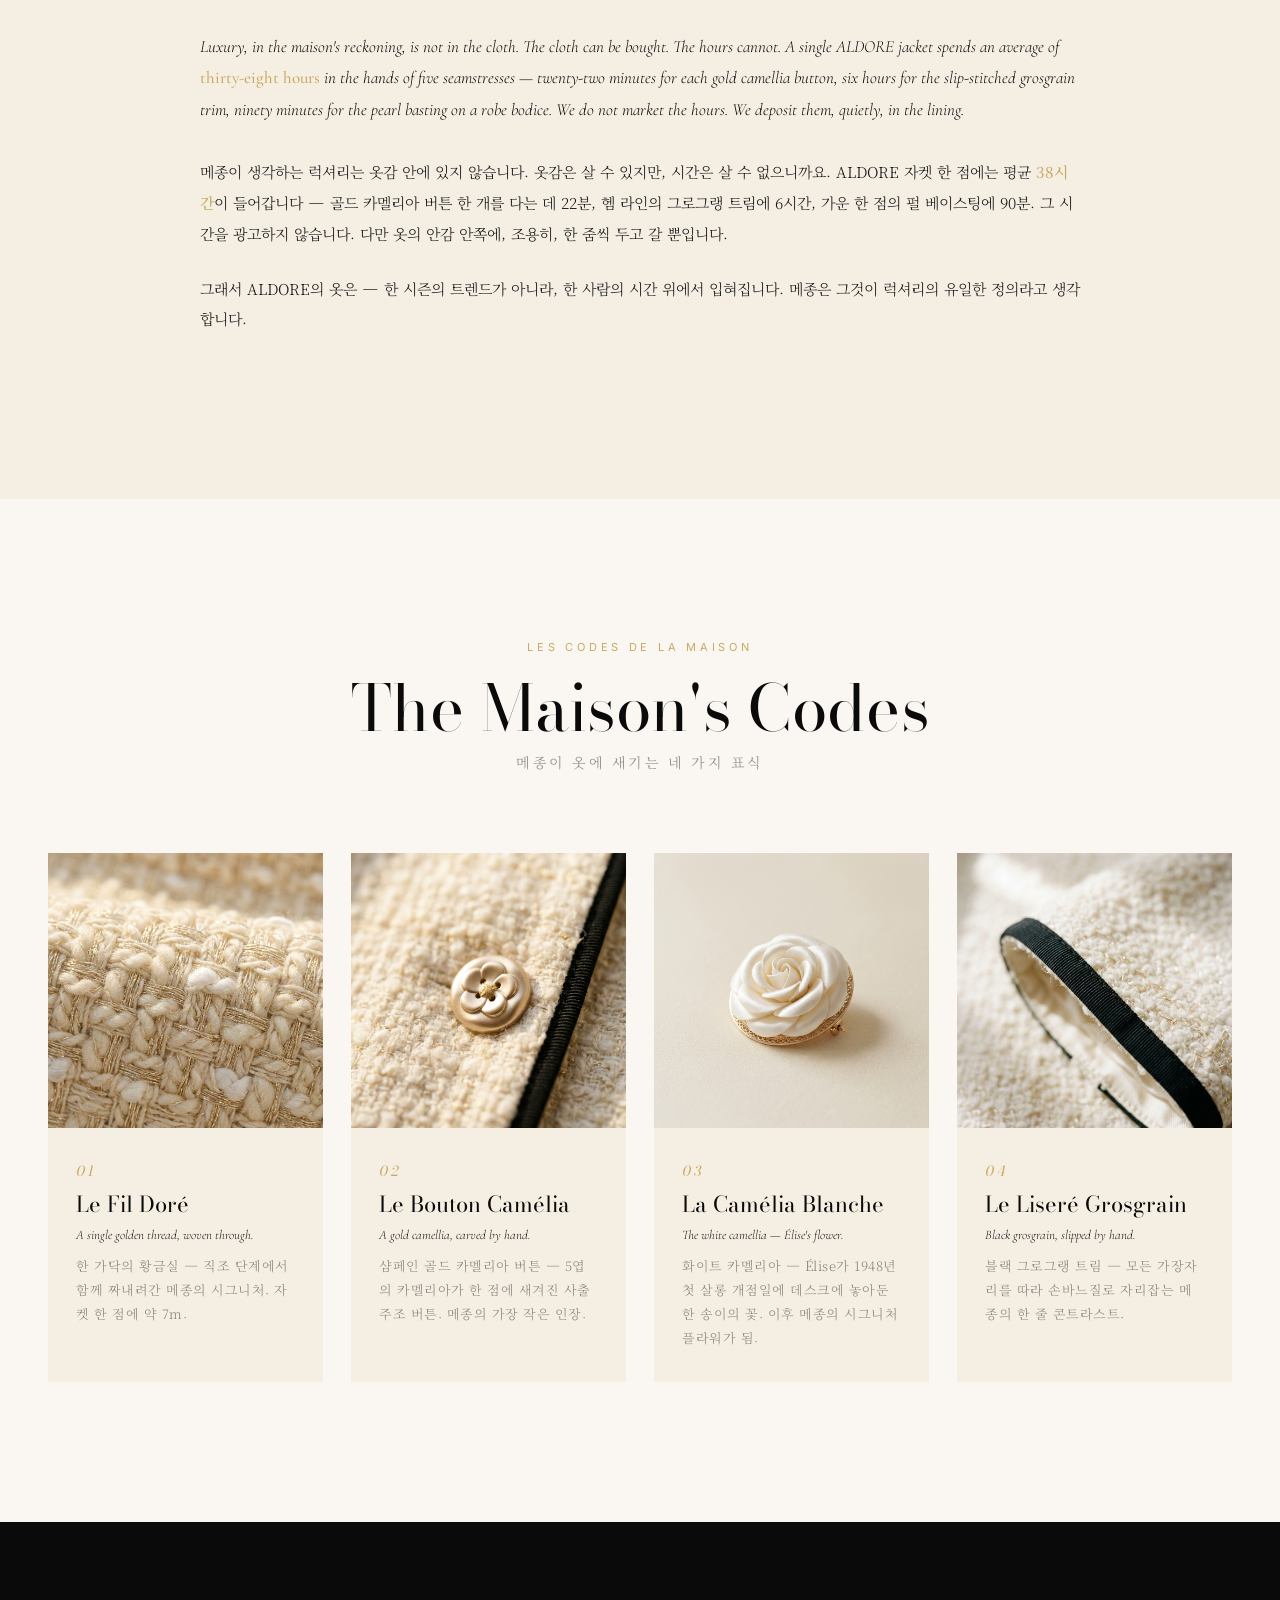
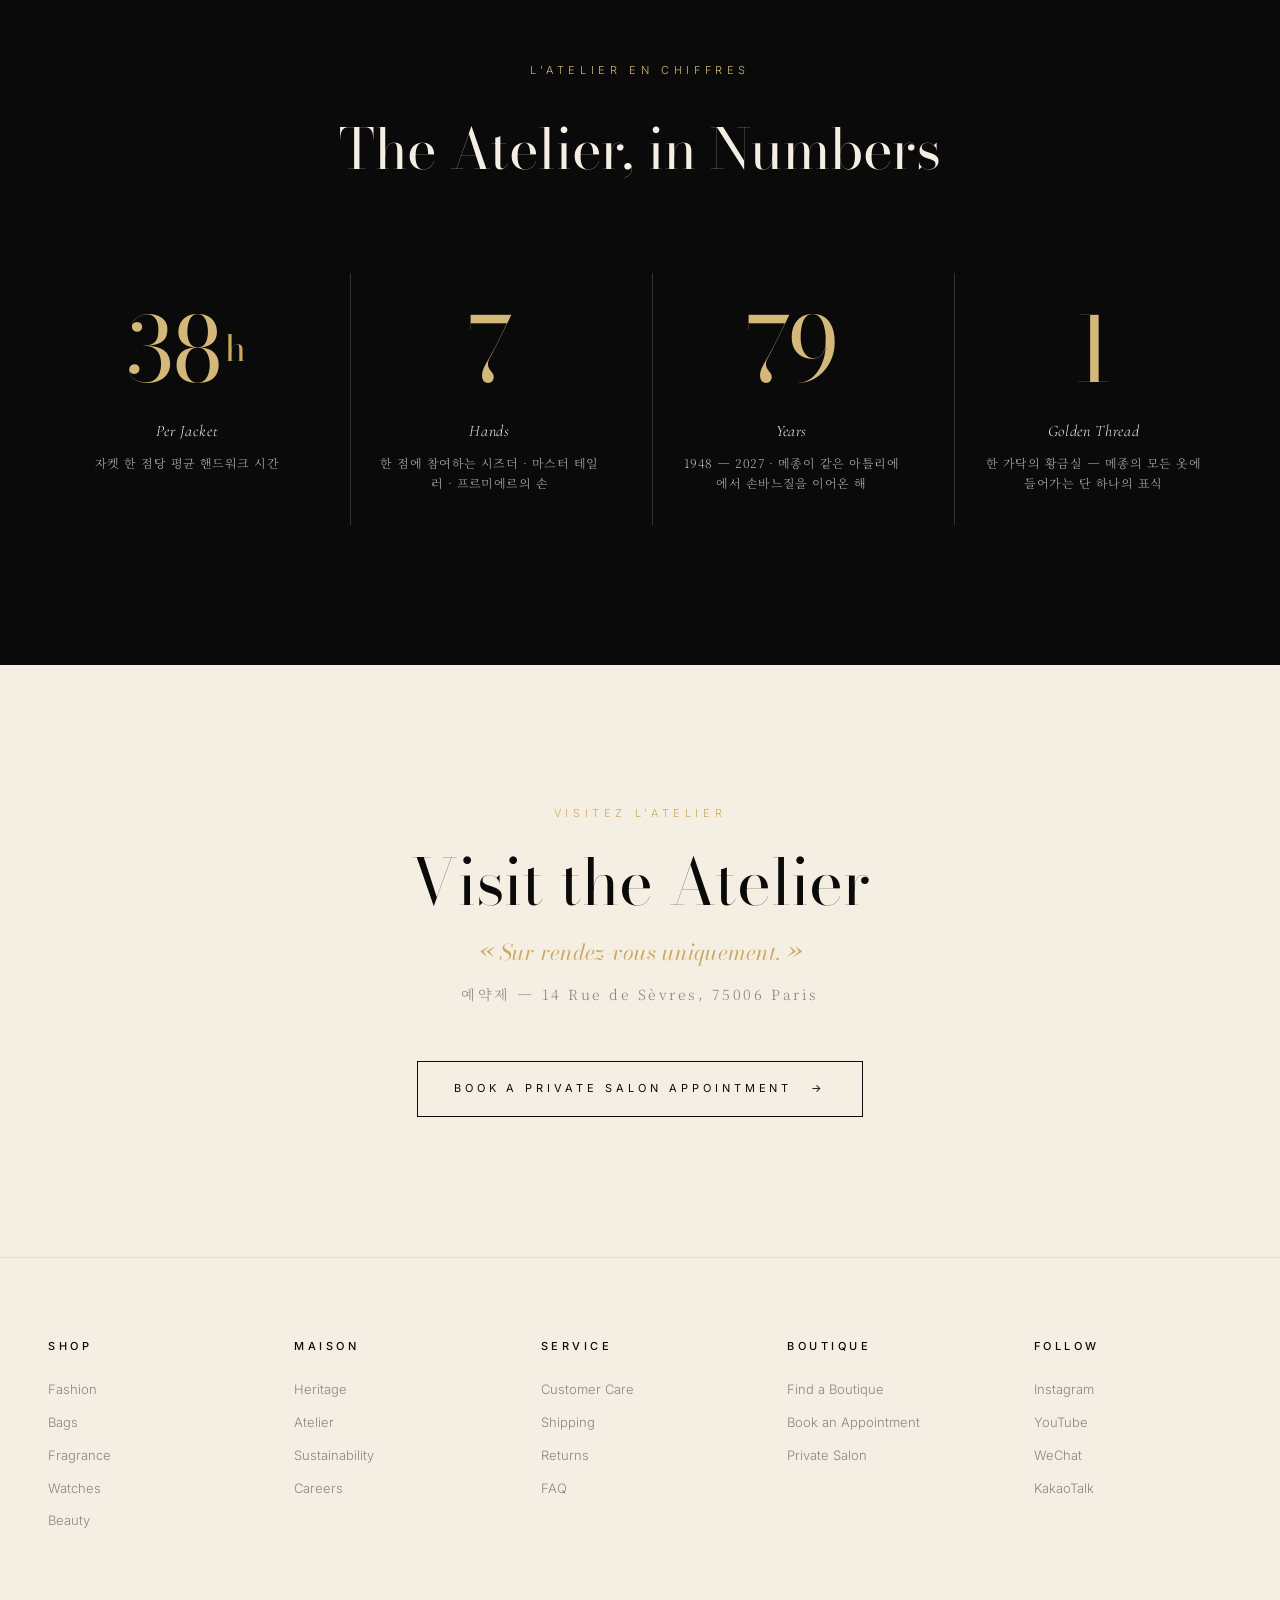
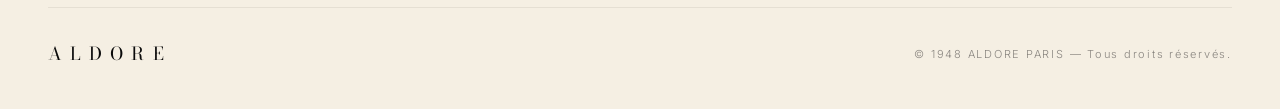
<file: maison.html>
<!DOCTYPE html>
<html lang="ko">
<head>
<meta charset="UTF-8">
<meta name="viewport" content="width=device-width, initial-scale=1.0">
<title>Maison ALDORE — Depuis 1948, Atelier Rue de Sèvres</title>
<meta name="description" content="ALDORE Maison — 1948년 파리 6구 Rue de Sèvres에 자리잡은 메종의 헤리티지, 창립자 Élise Aldore, 그리고 메종의 다섯 가지 시그니처 코드.">
<link rel="preconnect" href="https://fonts.googleapis.com">
<link rel="preconnect" href="https://fonts.gstatic.com" crossorigin>
<link href="https://fonts.googleapis.com/css2?family=Bodoni+Moda:ital,opsz,wght@0,6..96,400;0,6..96,500;0,6..96,600;1,6..96,400;1,6..96,500&family=Cormorant+Garamond:ital,wght@0,300;0,400;0,500;1,300;1,400&family=Inter:wght@300;400;500;600&family=Noto+Serif+KR:wght@200;300;400;500&display=swap" rel="stylesheet">
<link rel="stylesheet" href="css/aldore.css">
</head>
<body>

<!-- ============================================
     HEADER (shared)
     ============================================ -->
<header class="aldore-header">
  <div class="header-top">
    <nav class="lang-toggle">
      <span class="active">KR</span><span class="divider">|</span><span>EN</span>
    </nav>
    <h1 class="wordmark"><a href="index.html">ALDORE</a></h1>
    <nav class="utility">
      <a href="#">SEARCH</a>
      <a href="#">ACCOUNT</a>
      <a href="#">BAG (0)</a>
    </nav>
  </div>
  <nav class="main-menu">
    <a href="collection.html">COLLECTIONS</a>
    <a href="fashion.html">FASHION</a>
    <a href="bags.html">BAGS</a>
    <a href="fragrance.html">FRAGRANCE</a>
    <a href="maison.html" class="active">MAISON</a>
    <a href="journal.html">JOURNAL</a>
    <a href="boutique.html">BOUTIQUE</a>
  </nav>
</header>

<!-- ============================================
     HERO
     ============================================ -->
<section class="mai-hero">
  <img src="images/maison/maison_hero.jpg" alt="Atelier Rue de Sèvres — the founding salon at golden hour">
  <div class="mai-hero-overlay">
    <p class="mai-hero-eyebrow">La Maison — Depuis 1948</p>
    <h2 class="mai-hero-title">Une maison parisienne,<br>depuis 1948</h2>
    <p class="mai-hero-fr"><em>« Le temps est le seul luxe. »</em></p>
    <p class="mai-hero-ko">시간만이 유일한 럭셔리 — 파리 6구 Rue de Sèvres, 1948년부터</p>
  </div>
</section>

<!-- ============================================
     MANIFESTO STRIP
     ============================================ -->
<section class="manifesto">
  <p class="manifesto-fr"><em>« La maison ne crée pas un vêtement.<br>Elle dépose, dans le tissu, un peu de temps. »</em></p>
  <hr class="gold-rule">
  <p class="manifesto-ko">메종은 옷을 짓지 않는다. 옷감 안에 시간을 한 줌 두고 갈 뿐이다.</p>
</section>

<!-- ============================================
     FOUNDER — split layout
     ============================================ -->
<section class="mai-founder">
  <div class="mai-founder-grid">
    <div class="mai-founder-img">
      <img src="images/maison/maison_founder.jpg" alt="Élise Aldore, 1948 — the maison's founder">
      <p class="mai-founder-caption">Élise Aldore, 1948 · âge 27 · Atelier Rue de Sèvres</p>
    </div>
    <div class="mai-founder-text">
      <p class="mai-founder-eyebrow">La Fondatrice</p>
      <h3 class="mai-founder-name">Élise Aldore</h3>
      <p class="mai-founder-dates">1921 — 2003</p>

      <div class="gold-rule mai-rule-left"></div>

      <p class="mai-founder-fr">
        <em>« Elle disait : 'le luxe n'est pas dans la matière. Il est dans le temps qu'on accepte de lui donner.' »</em>
      </p>

      <p class="mai-founder-en">
        Born in Lyon in 1921 and trained in the atelier de couture of Madame Grès in occupied Paris, Élise Aldore opened the maison's first salon at 14 Rue de Sèvres in October 1948 — twelve months after the war's textile rationing was lifted. She was twenty-seven. The maison's founding gesture was a single jacket, hand-cut from Lyonnais bouclé, finished with three sculpted gold buttons and a fine black grosgrain trim. It is, in its essential silhouette, the same jacket the maison still makes today.
      </p>

      <p class="mai-founder-ko">
        1921년 리옹에서 태어난 Élise는 점령기의 파리에서 마담 그레(Madame Grès)의 아틀리에에서 쿠튀르를 배웠습니다. 종전 직후 직물 배급제가 해제된 1948년 10월, 그녀는 스물일곱의 나이로 파리 6구 Rue de Sèvres 14번지에 메종의 첫 살롱을 열었습니다. 첫 컬렉션은 단 한 점의 자켓 — 리옹산 부클레 트위드를 손으로 재단하고, 세 개의 골드 카멜리아 버튼과 가는 블랙 그로그랭으로 마감한 — 으로 시작되었고, 그 자켓의 본질적인 실루엣은 79년이 지난 지금도 메종이 짓는 그 자켓과 같습니다.
      </p>

      <p class="mai-founder-ko">
        2003년 메종은 그녀의 둘째 딸 Camille Aldore-Vincent에게 크리에이티브 디렉션을 넘겼고, 현재는 3대째 같은 아틀리에에서 같은 손작업으로 이어지고 있습니다.
      </p>
    </div>
  </div>
</section>

<!-- ============================================
     HERITAGE TIMELINE
     ============================================ -->
<section class="mai-timeline">
  <p class="section-eyebrow">L'Héritage</p>
  <h2 class="section-title">Heritage Timeline</h2>
  <p class="section-sub">79년의 시간, 단 하나의 황금실</p>

  <div class="mai-tl-grid">

    <article class="mai-tl-event">
      <div class="mai-tl-img">
        <img src="images/maison/maison_archive_1948.jpg" alt="1948 first-collection croquis from the maison archives">
      </div>
      <p class="mai-tl-year">1948</p>
      <h3 class="mai-tl-title">La Fondation</h3>
      <p class="mai-tl-fr"><em>The Founding</em></p>
      <p class="mai-tl-ko">
        파리 6구 Rue de Sèvres 14번지에 메종의 첫 살롱이 개점. 첫 컬렉션은 단 한 점의 부클레 트위드 자켓 — Le Tailleur Doré의 원형.
      </p>
    </article>

    <article class="mai-tl-event">
      <div class="mai-tl-img mai-tl-img-text">
        <p class="mai-tl-quote-fr"><em>« Une commande royale. »</em></p>
        <p class="mai-tl-quote-en">A royal commission.</p>
      </div>
      <p class="mai-tl-year">1962</p>
      <h3 class="mai-tl-title">La Commande Princière</h3>
      <p class="mai-tl-fr"><em>The Princess of Monaco's Commission</em></p>
      <p class="mai-tl-ko">
        모나코 왕실의 한 공식 행사를 위한 12점의 자켓을 손바느질로 짓다. 메종이 파리 너머로 알려지기 시작한 해.
      </p>
    </article>

    <article class="mai-tl-event">
      <div class="mai-tl-img">
        <img src="images/maison/maison_atelier_vintage.jpg" alt="The atelier reopening in 1998">
      </div>
      <p class="mai-tl-year">1998</p>
      <h3 class="mai-tl-title">Le Retour à l'Atelier</h3>
      <p class="mai-tl-fr"><em>The Return to the Atelier</em></p>
      <p class="mai-tl-ko">
        1980년대 라이센스 확장으로 한때 잃어버렸던 메종의 손작업 정신을 다시 세우기 위해 — Élise의 둘째 딸 Camille가 Rue de Sèvres 아틀리에로 모든 생산을 환원하다.
      </p>
    </article>

    <article class="mai-tl-event">
      <div class="mai-tl-img mai-tl-img-text">
        <p class="mai-tl-quote-fr"><em>« L'Heure Tranquille. »</em></p>
        <p class="mai-tl-quote-en">The Quiet Hour — SS27.</p>
      </div>
      <p class="mai-tl-year">2027</p>
      <h3 class="mai-tl-title">L'Heure Tranquille</h3>
      <p class="mai-tl-fr"><em>The Quiet Hour — Spring/Summer 2027</em></p>
      <p class="mai-tl-ko">
        황혼과 첫 등불 사이, 잠시 멎는 그 시간을 옷에 담아낸 32 룩의 SS27 컬렉션. 1948년 아카이브로 되돌아간 작업.
      </p>
    </article>

  </div>
</section>

<!-- ============================================
     ATELIER TOUR
     ============================================ -->
<section class="mai-atelier">
  <p class="section-eyebrow">L'Atelier</p>
  <h2 class="section-title">Atelier Rue de Sèvres</h2>
  <p class="section-sub">파리 6구, 메종의 손이 시작되는 곳</p>

  <div class="mai-atelier-intro">
    <p class="mai-atelier-fr">
      <em>« On n'entre pas dans un atelier. On y est invité. »</em>
    </p>
    <p class="mai-atelier-en">
      The maison's atelier sits on the second floor of 14 Rue de Sèvres, in Paris's 6<sup>e</sup> arrondissement, in the same Haussmannian apartment Élise leased in 1948. Five seamstresses, one master tailor, and one première d'atelier work here today. Every garment leaves with a hand-finished signature.
    </p>
    <p class="mai-atelier-ko">
      Rue de Sèvres 14번지의 2층 — Élise가 1948년에 임대한 같은 오스만식 아파트 살롱입니다. 5명의 시즈더(seamstress), 1명의 마스터 테일러, 그리고 1명의 프르미에르 다틀리에(première d'atelier). 메종에서 완성되는 모든 한 점은 이 곳에서 손으로 끝맺어지며, 안감 안쪽에 시즈더의 사인이 한 번 들어갑니다.
    </p>
  </div>

  <div class="mai-atelier-gallery">
    <div class="mai-atelier-wide">
      <img src="images/maison/maison_atelier_overview.jpg" alt="Atelier Rue de Sèvres — wide interior">
      <p class="mai-atelier-cap">Le grand atelier — 14 Rue de Sèvres, Paris 6<sup>e</sup>.</p>
    </div>
    <div class="mai-atelier-row">
      <div class="mai-atelier-tile">
        <img src="images/maison/maison_atelier_fabric.jpg" alt="Atelier fabric swatch wall">
        <p class="mai-atelier-cap">Le mur des étoffes — 메종의 직물 라이브러리.</p>
      </div>
      <div class="mai-atelier-tile">
        <img src="images/maison/maison_atelier_dressforms.jpg" alt="Atelier dress forms with garments in progress">
        <p class="mai-atelier-cap">Les bustes — 한 점이 형(形)이 되는 자리.</p>
      </div>
    </div>
  </div>
</section>

<!-- ============================================
     PHILOSOPHY — full-bleed hero
     ============================================ -->
<section class="mai-philo">
  <img src="images/maison/maison_philosophy.jpg" alt="A pocket watch on the parquet — time as luxury">
  <div class="mai-philo-overlay">
    <p class="mai-philo-fr"><em>« Le temps est le seul luxe. »</em></p>
    <p class="mai-philo-en">Time is the only luxury.</p>
    <p class="mai-philo-ko">시간만이 유일한 럭셔리</p>
  </div>
</section>

<section class="mai-philo-essay">
  <div class="mai-philo-essay-inner">
    <p class="mai-philo-eyebrow">La Philosophie</p>

    <p class="mai-philo-essay-en">
      Luxury, in the maison's reckoning, is not in the cloth. The cloth can be bought. The hours cannot. A single ALDORE jacket spends an average of <strong>thirty-eight hours</strong> in the hands of five seamstresses — twenty-two minutes for each gold camellia button, six hours for the slip-stitched grosgrain trim, ninety minutes for the pearl basting on a robe bodice. We do not market the hours. We deposit them, quietly, in the lining.
    </p>

    <p class="mai-philo-essay-ko">
      메종이 생각하는 럭셔리는 옷감 안에 있지 않습니다. 옷감은 살 수 있지만, 시간은 살 수 없으니까요. ALDORE 자켓 한 점에는 평균 <strong>38시간</strong>이 들어갑니다 — 골드 카멜리아 버튼 한 개를 다는 데 22분, 헴 라인의 그로그랭 트림에 6시간, 가운 한 점의 펄 베이스팅에 90분. 그 시간을 광고하지 않습니다. 다만 옷의 안감 안쪽에, 조용히, 한 줌씩 두고 갈 뿐입니다.
    </p>

    <p class="mai-philo-essay-ko">
      그래서 ALDORE의 옷은 — 한 시즌의 트렌드가 아니라, 한 사람의 시간 위에서 입혀집니다. 메종은 그것이 럭셔리의 유일한 정의라고 생각합니다.
    </p>
  </div>
</section>

<!-- ============================================
     THE FIVE CODES (reusing existing details)
     ============================================ -->
<section class="mai-codes">
  <p class="section-eyebrow">Les Codes de la Maison</p>
  <h2 class="section-title">The Maison's Codes</h2>
  <p class="section-sub">메종이 옷에 새기는 네 가지 표식</p>

  <div class="mai-codes-grid">

    <article class="mai-code-tile">
      <div class="mai-code-img">
        <img src="images/product/le_tweed_dore/detail_filament.jpg" alt="Le Fil Doré — gold filament weave">
      </div>
      <p class="mai-code-num">01</p>
      <h3 class="mai-code-name">Le Fil Doré</h3>
      <p class="mai-code-en">A single golden thread, woven through.</p>
      <p class="mai-code-ko">한 가닥의 황금실 — 직조 단계에서 함께 짜내려간 메종의 시그니처. 자켓 한 점에 약 7m.</p>
    </article>

    <article class="mai-code-tile">
      <div class="mai-code-img">
        <img src="images/product/le_tweed_dore/detail_button.jpg" alt="Bouton Camélia — sculpted gold camellia button">
      </div>
      <p class="mai-code-num">02</p>
      <h3 class="mai-code-name">Le Bouton Camélia</h3>
      <p class="mai-code-en">A gold camellia, carved by hand.</p>
      <p class="mai-code-ko">샴페인 골드 카멜리아 버튼 — 5엽의 카멜리아가 한 점에 새겨진 사출 주조 버튼. 메종의 가장 작은 인장.</p>
    </article>

    <article class="mai-code-tile">
      <div class="mai-code-img">
        <img src="images/collection/acc_pearls.jpg" alt="La Camélia Blanche — the white camellia">
      </div>
      <p class="mai-code-num">03</p>
      <h3 class="mai-code-name">La Camélia Blanche</h3>
      <p class="mai-code-en">The white camellia — Élise's flower.</p>
      <p class="mai-code-ko">화이트 카멜리아 — Élise가 1948년 첫 살롱 개점일에 데스크에 놓아둔 한 송이의 꽃. 이후 메종의 시그니처 플라워가 됨.</p>
    </article>

    <article class="mai-code-tile">
      <div class="mai-code-img">
        <img src="images/product/le_tweed_dore/detail_grosgrain.jpg" alt="Le Liseré Grosgrain — black grosgrain trim">
      </div>
      <p class="mai-code-num">04</p>
      <h3 class="mai-code-name">Le Liseré Grosgrain</h3>
      <p class="mai-code-en">Black grosgrain, slipped by hand.</p>
      <p class="mai-code-ko">블랙 그로그랭 트림 — 모든 가장자리를 따라 손바느질로 자리잡는 메종의 한 줄 콘트라스트.</p>
    </article>

  </div>
</section>

<!-- ============================================
     NUMBERS — atelier in numbers
     ============================================ -->
<section class="mai-numbers">
  <p class="mai-numbers-eyebrow">L'Atelier en Chiffres</p>
  <h2 class="mai-numbers-title">The Atelier, in Numbers</h2>

  <div class="mai-numbers-grid">

    <div class="mai-num-cell">
      <p class="mai-num-fig">38<span class="mai-num-unit">h</span></p>
      <p class="mai-num-name-en">Per Jacket</p>
      <p class="mai-num-name-ko">자켓 한 점당 평균 핸드워크 시간</p>
    </div>

    <div class="mai-num-cell">
      <p class="mai-num-fig">7</p>
      <p class="mai-num-name-en">Hands</p>
      <p class="mai-num-name-ko">한 점에 참여하는 시즈더 · 마스터 테일러 · 프르미에르의 손</p>
    </div>

    <div class="mai-num-cell">
      <p class="mai-num-fig">79</p>
      <p class="mai-num-name-en">Years</p>
      <p class="mai-num-name-ko">1948 — 2027 · 메종이 같은 아틀리에에서 손바느질을 이어온 해</p>
    </div>

    <div class="mai-num-cell">
      <p class="mai-num-fig">1</p>
      <p class="mai-num-name-en">Golden Thread</p>
      <p class="mai-num-name-ko">한 가닥의 황금실 — 메종의 모든 옷에 들어가는 단 하나의 표식</p>
    </div>

  </div>
</section>

<!-- ============================================
     CLOSING CTA
     ============================================ -->
<section class="mai-closing">
  <p class="mai-closing-eyebrow">Visitez l'Atelier</p>
  <h2 class="mai-closing-title">Visit the Atelier</h2>
  <p class="mai-closing-fr"><em>« Sur rendez-vous uniquement. »</em></p>
  <p class="mai-closing-ko">예약제 — 14 Rue de Sèvres, 75006 Paris</p>
  <a href="#" class="btn-line-dark">Book a Private Salon Appointment <span>→</span></a>
</section>

<!-- ============================================
     FOOTER (shared)
     ============================================ -->
<footer>
  <div class="foot-cols">
    <div class="foot-col">
      <h5>Shop</h5>
      <a href="fashion.html">Fashion</a>
      <a href="bags.html">Bags</a>
      <a href="fragrance.html">Fragrance</a>
      <a href="#">Watches</a>
      <a href="#">Beauty</a>
    </div>
    <div class="foot-col">
      <h5>Maison</h5>
      <a href="maison.html">Heritage</a>
      <a href="#">Atelier</a>
      <a href="#">Sustainability</a>
      <a href="#">Careers</a>
    </div>
    <div class="foot-col">
      <h5>Service</h5>
      <a href="#">Customer Care</a>
      <a href="#">Shipping</a>
      <a href="#">Returns</a>
      <a href="#">FAQ</a>
    </div>
    <div class="foot-col">
      <h5>Boutique</h5>
      <a href="boutique.html">Find a Boutique</a>
      <a href="boutique.html">Book an Appointment</a>
      <a href="boutique.html">Private Salon</a>
    </div>
    <div class="foot-col">
      <h5>Follow</h5>
      <a href="#">Instagram</a>
      <a href="#">YouTube</a>
      <a href="#">WeChat</a>
      <a href="#">KakaoTalk</a>
    </div>
  </div>

  <div class="foot-bottom">
    <p class="foot-wordmark">ALDORE</p>
    <p class="foot-copyright">© 1948 ALDORE PARIS — Tous droits réservés.</p>
  </div>
</footer>

</body>
</html>
</file>
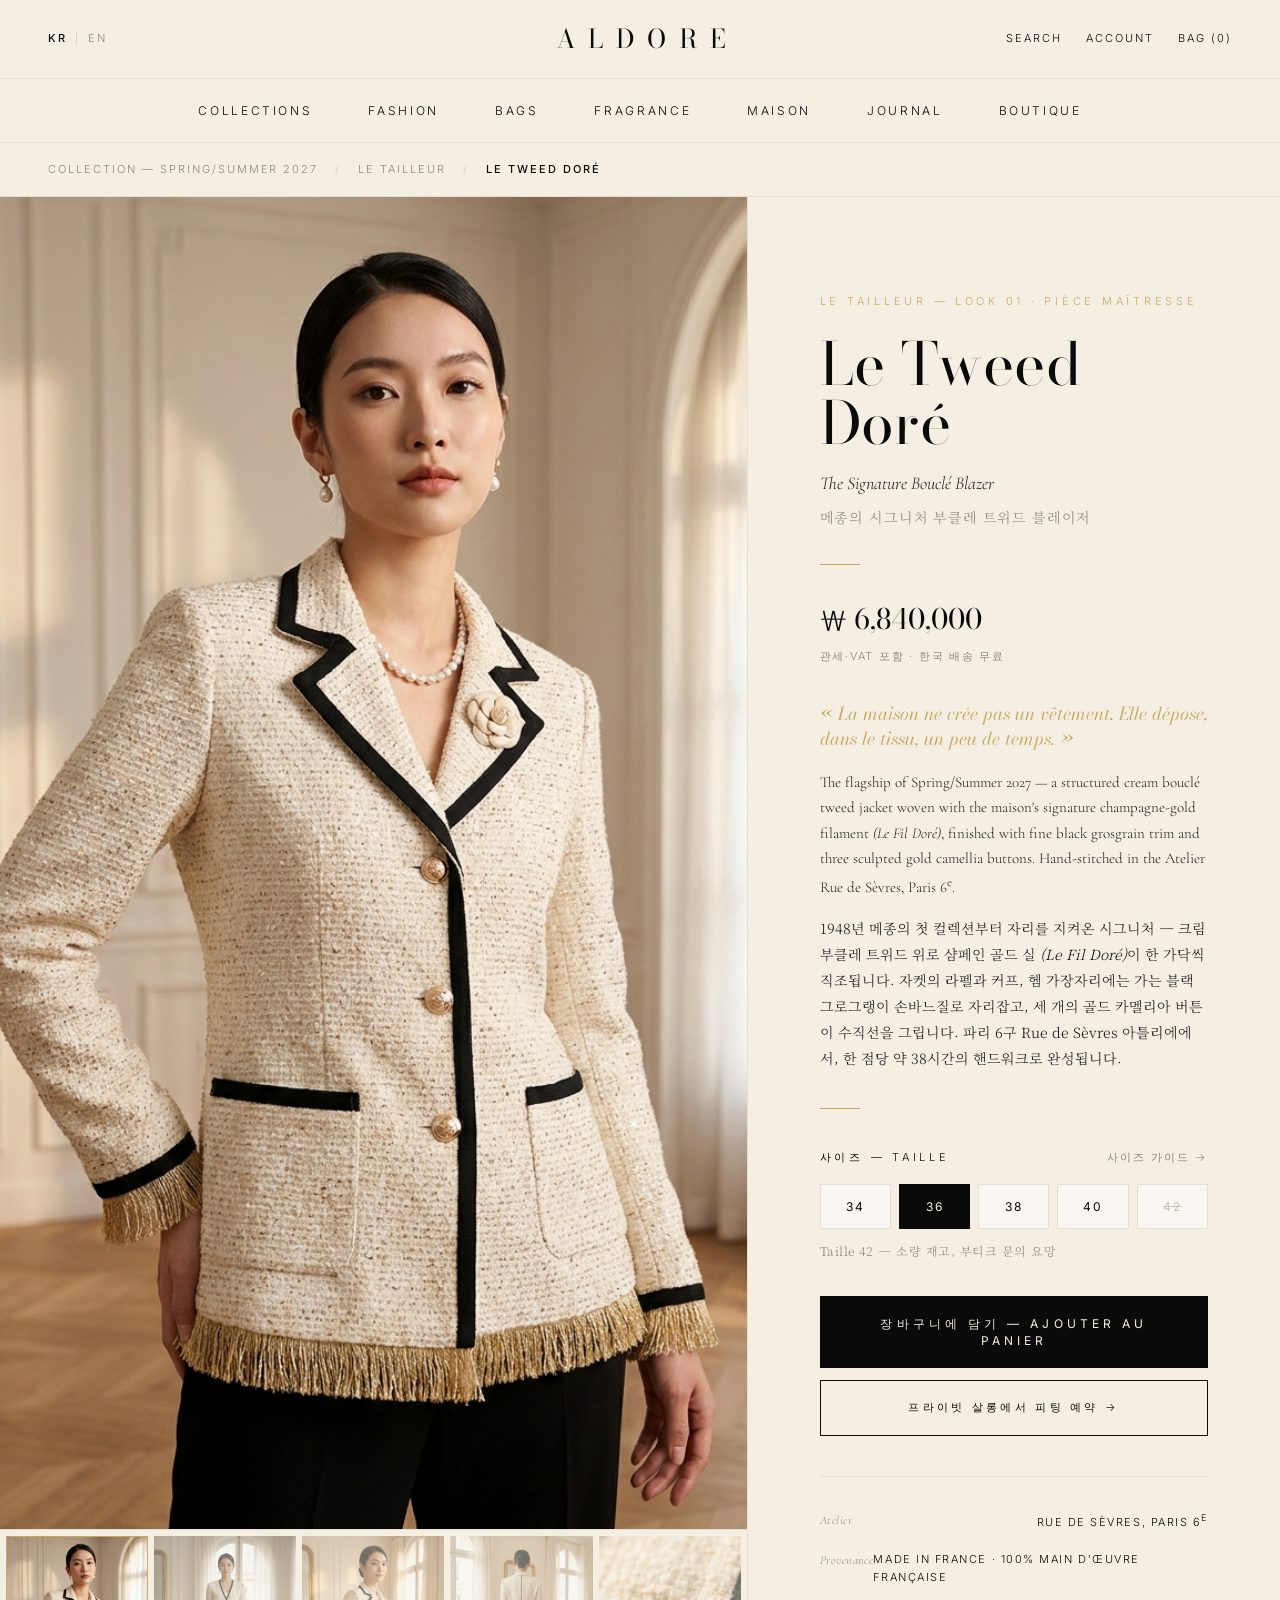
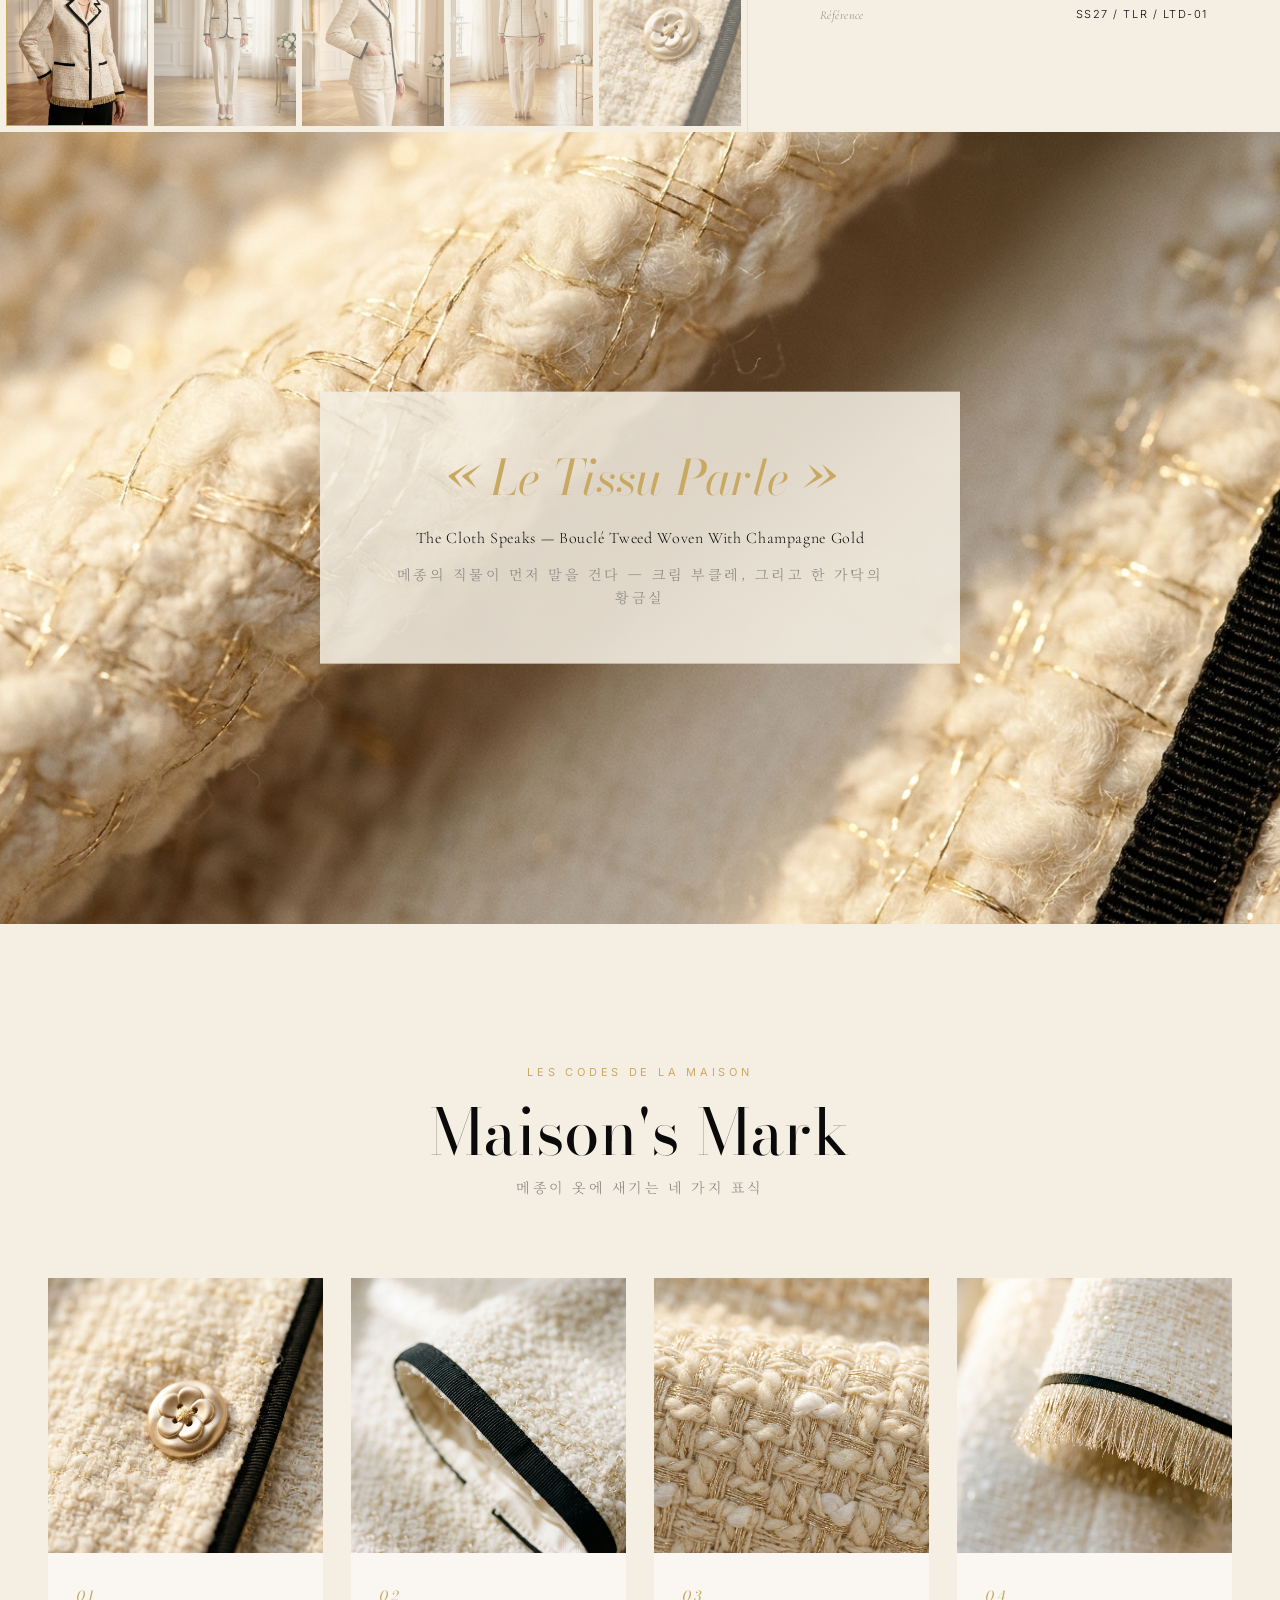
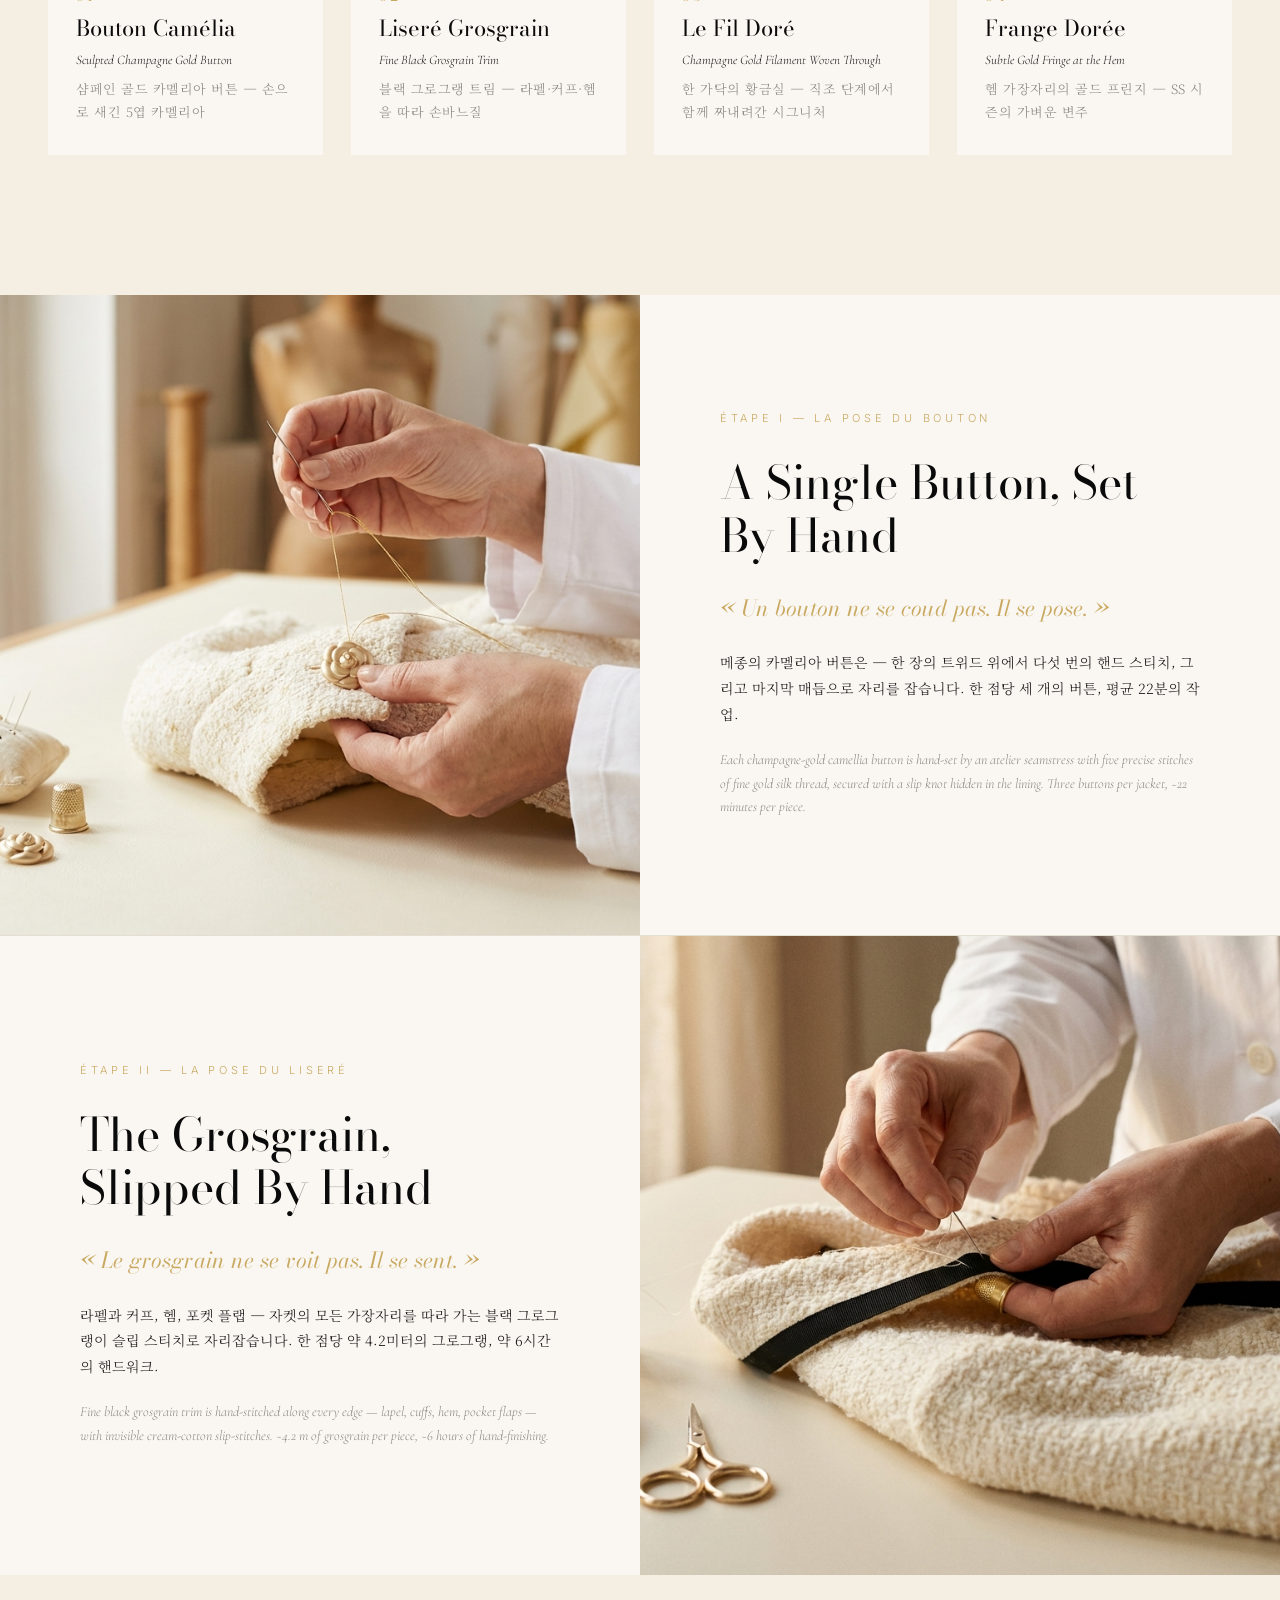
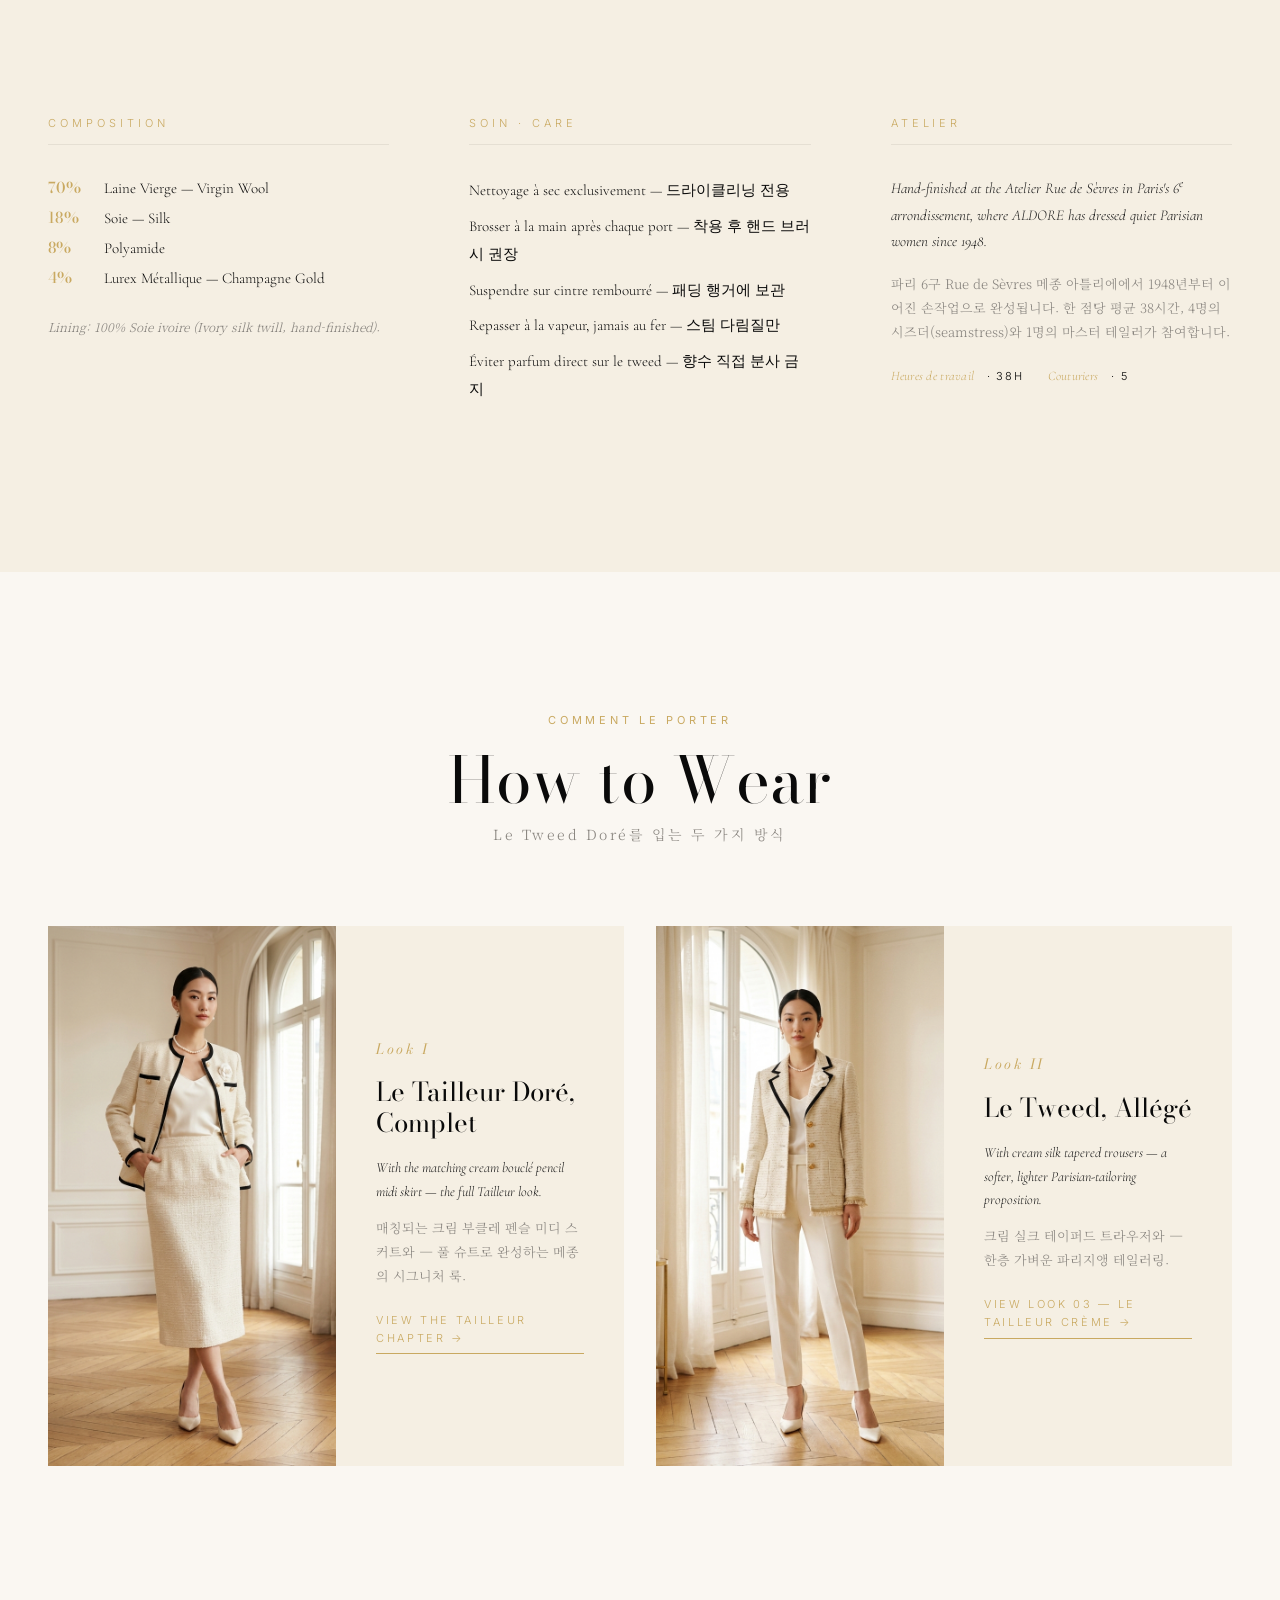
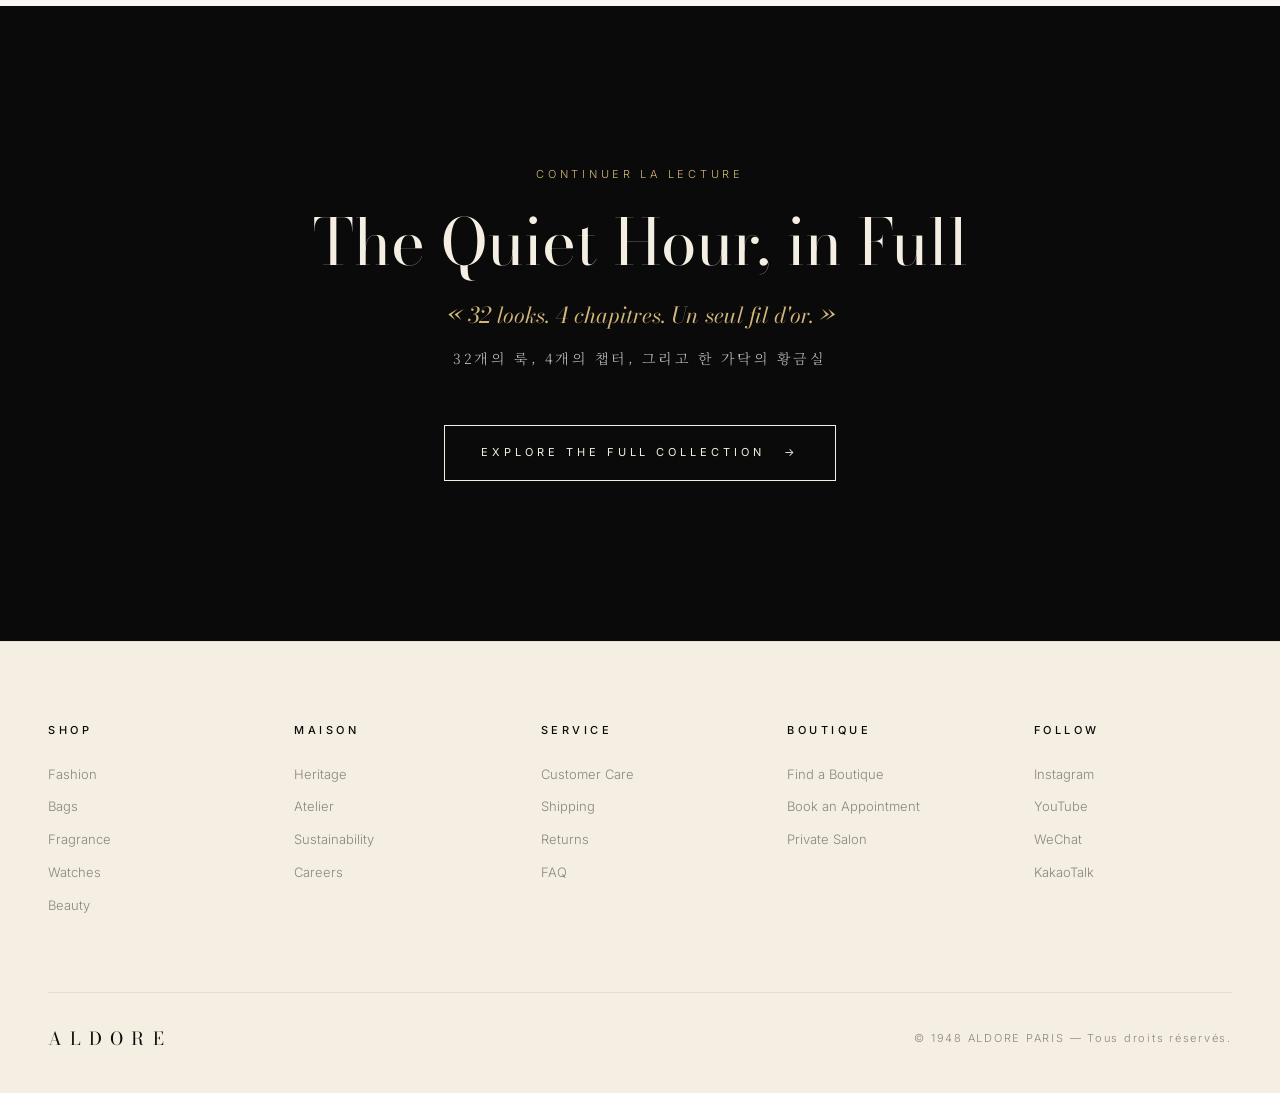
<file: product.html>
<!DOCTYPE html>
<html lang="ko">
<head>
<meta charset="UTF-8">
<meta name="viewport" content="width=device-width, initial-scale=1.0">
<title>Le Tweed Doré — ALDORE Spring/Summer 2027</title>
<meta name="description" content="ALDORE Le Tweed Doré — 메종의 시그니처 부클레 트위드 자켓. 1948년 파리 6구 Rue de Sèvres 아틀리에에서 한 땀 한 땀 손으로 짓는 오뜨 쿠튀르.">
<link rel="preconnect" href="https://fonts.googleapis.com">
<link rel="preconnect" href="https://fonts.gstatic.com" crossorigin>
<link href="https://fonts.googleapis.com/css2?family=Bodoni+Moda:ital,opsz,wght@0,6..96,400;0,6..96,500;0,6..96,600;1,6..96,400;1,6..96,500&family=Cormorant+Garamond:ital,wght@0,300;0,400;0,500;1,300;1,400&family=Inter:wght@300;400;500;600&family=Noto+Serif+KR:wght@200;300;400;500&display=swap" rel="stylesheet">
<link rel="stylesheet" href="css/aldore.css">
</head>
<body>

<!-- ============================================
     HEADER (shared)
     ============================================ -->
<header class="aldore-header">
  <div class="header-top">
    <nav class="lang-toggle">
      <span class="active">KR</span><span class="divider">|</span><span>EN</span>
    </nav>
    <h1 class="wordmark"><a href="index.html">ALDORE</a></h1>
    <nav class="utility">
      <a href="#">SEARCH</a>
      <a href="#">ACCOUNT</a>
      <a href="#">BAG (0)</a>
    </nav>
  </div>
  <nav class="main-menu">
    <a href="collection.html">COLLECTIONS</a>
    <a href="fashion.html" class="active">FASHION</a>
    <a href="bags.html">BAGS</a>
    <a href="fragrance.html">FRAGRANCE</a>
    <a href="maison.html">MAISON</a>
    <a href="journal.html">JOURNAL</a>
    <a href="boutique.html">BOUTIQUE</a>
  </nav>
</header>

<!-- ============================================
     BREADCRUMB
     ============================================ -->
<nav class="pdp-breadcrumb">
  <a href="collection.html">Collection — Spring/Summer 2027</a>
  <span class="pdp-bc-sep">/</span>
  <a href="collection.html#tailleur">Le Tailleur</a>
  <span class="pdp-bc-sep">/</span>
  <span class="pdp-bc-current">Le Tweed Doré</span>
</nav>

<!-- ============================================
     PDP HERO — gallery + product info
     ============================================ -->
<section class="pdp-hero">
  <div class="pdp-hero-grid">

    <!-- ===== Gallery (left 60%) ===== -->
    <div class="pdp-gallery">
      <div class="pdp-gallery-main">
        <img src="images/product/le_tweed_dore/hero_main.jpg" alt="Le Tweed Doré — main view, on model">
      </div>
      <div class="pdp-gallery-thumbs">
        <button class="pdp-thumb pdp-thumb-active">
          <img src="images/product/le_tweed_dore/hero_main.jpg" alt="Hero view">
        </button>
        <button class="pdp-thumb">
          <img src="images/product/le_tweed_dore/gallery_front.jpg" alt="Front view">
        </button>
        <button class="pdp-thumb">
          <img src="images/product/le_tweed_dore/gallery_threequarter.jpg" alt="Three-quarter view">
        </button>
        <button class="pdp-thumb">
          <img src="images/product/le_tweed_dore/gallery_back.jpg" alt="Back view">
        </button>
        <button class="pdp-thumb">
          <img src="images/product/le_tweed_dore/detail_button.jpg" alt="Button detail">
        </button>
      </div>
    </div>

    <!-- ===== Info (right 40%) ===== -->
    <aside class="pdp-info">
      <p class="pdp-info-eyebrow">Le Tailleur — Look 01 · Pièce maîtresse</p>

      <h1 class="pdp-info-name">Le Tweed Doré</h1>
      <p class="pdp-info-fr"><em>The Signature Bouclé Blazer</em></p>
      <p class="pdp-info-ko">메종의 시그니처 부클레 트위드 블레이저</p>

      <div class="pdp-info-rule"></div>

      <p class="pdp-info-price">₩ 6,840,000</p>
      <p class="pdp-info-tax">관세·VAT 포함 · 한국 배송 무료</p>

      <div class="pdp-info-desc">
        <p class="pdp-info-desc-fr">
          <em>« La maison ne crée pas un vêtement. Elle dépose, dans le tissu, un peu de temps. »</em>
        </p>
        <p class="pdp-info-desc-en">
          The flagship of Spring/Summer 2027 — a structured cream bouclé tweed jacket woven with the maison's signature champagne-gold filament <em>(Le Fil Doré)</em>, finished with fine black grosgrain trim and three sculpted gold camellia buttons. Hand-stitched in the Atelier Rue de Sèvres, Paris 6<sup>e</sup>.
        </p>
        <p class="pdp-info-desc-ko">
          1948년 메종의 첫 컬렉션부터 자리를 지켜온 시그니처 — 크림 부클레 트위드 위로 샴페인 골드 실 <em>(Le Fil Doré)</em>이 한 가닥씩 직조됩니다. 자켓의 라펠과 커프, 헴 가장자리에는 가는 블랙 그로그랭이 손바느질로 자리잡고, 세 개의 골드 카멜리아 버튼이 수직선을 그립니다. 파리 6구 Rue de Sèvres 아틀리에에서, 한 점당 약 38시간의 핸드워크로 완성됩니다.
        </p>
      </div>

      <div class="pdp-info-rule"></div>

      <div class="pdp-info-size">
        <div class="pdp-info-label-row">
          <span class="pdp-info-label">사이즈 — Taille</span>
          <a class="pdp-info-link" href="#">사이즈 가이드 →</a>
        </div>
        <div class="pdp-size-buttons">
          <button class="pdp-size">34</button>
          <button class="pdp-size pdp-size-active">36</button>
          <button class="pdp-size">38</button>
          <button class="pdp-size">40</button>
          <button class="pdp-size pdp-size-soldout">42</button>
        </div>
        <p class="pdp-size-note">Taille 42 — 소량 재고, 부티크 문의 요망</p>
      </div>

      <div class="pdp-info-cta">
        <button class="btn-pdp-primary">장바구니에 담기 — Ajouter au panier</button>
        <a href="#" class="btn-pdp-secondary">프라이빗 살롱에서 피팅 예약 →</a>
      </div>

      <div class="pdp-info-meta">
        <div class="pdp-info-meta-row">
          <span class="pdp-info-meta-key">Atelier</span>
          <span class="pdp-info-meta-val">Rue de Sèvres, Paris 6<sup>e</sup></span>
        </div>
        <div class="pdp-info-meta-row">
          <span class="pdp-info-meta-key">Provenance</span>
          <span class="pdp-info-meta-val">Made in France · 100% main d'œuvre française</span>
        </div>
        <div class="pdp-info-meta-row">
          <span class="pdp-info-meta-key">Référence</span>
          <span class="pdp-info-meta-val">SS27 / TLR / LTD-01</span>
        </div>
      </div>

    </aside>
  </div>
</section>

<!-- ============================================
     CLOTH SPEAKS — full-width macro
     ============================================ -->
<section class="pdp-cloth">
  <img src="images/product/le_tweed_dore/cloth_macro.jpg" alt="Le Tweed Doré — bouclé tweed weave with champagne gold filament">
  <div class="pdp-cloth-overlay">
    <p class="pdp-cloth-fr"><em>« Le Tissu Parle »</em></p>
    <p class="pdp-cloth-en">The Cloth Speaks — Bouclé Tweed Woven With Champagne Gold</p>
    <p class="pdp-cloth-ko">메종의 직물이 먼저 말을 건다 — 크림 부클레, 그리고 한 가닥의 황금실</p>
  </div>
</section>

<!-- ============================================
     MAISON'S MARK — 4 signature codes
     ============================================ -->
<section class="pdp-mark">
  <p class="section-eyebrow">Les Codes de la Maison</p>
  <h2 class="section-title">Maison's Mark</h2>
  <p class="section-sub">메종이 옷에 새기는 네 가지 표식</p>

  <div class="pdp-mark-grid">
    <article class="pdp-mark-tile">
      <div class="pdp-mark-img"><img src="images/product/le_tweed_dore/detail_button.jpg" alt="Sculpted Gold Camellia Button"></div>
      <p class="pdp-mark-num">01</p>
      <h3 class="pdp-mark-name">Bouton Camélia</h3>
      <p class="pdp-mark-desc-en">Sculpted Champagne Gold Button</p>
      <p class="pdp-mark-desc-ko">샴페인 골드 카멜리아 버튼 — 손으로 새긴 5엽 카멜리아</p>
    </article>
    <article class="pdp-mark-tile">
      <div class="pdp-mark-img"><img src="images/product/le_tweed_dore/detail_grosgrain.jpg" alt="Black Grosgrain Trim"></div>
      <p class="pdp-mark-num">02</p>
      <h3 class="pdp-mark-name">Liseré Grosgrain</h3>
      <p class="pdp-mark-desc-en">Fine Black Grosgrain Trim</p>
      <p class="pdp-mark-desc-ko">블랙 그로그랭 트림 — 라펠·커프·헴을 따라 손바느질</p>
    </article>
    <article class="pdp-mark-tile">
      <div class="pdp-mark-img"><img src="images/product/le_tweed_dore/detail_filament.jpg" alt="Le Fil Doré weave"></div>
      <p class="pdp-mark-num">03</p>
      <h3 class="pdp-mark-name">Le Fil Doré</h3>
      <p class="pdp-mark-desc-en">Champagne Gold Filament Woven Through</p>
      <p class="pdp-mark-desc-ko">한 가닥의 황금실 — 직조 단계에서 함께 짜내려간 시그니처</p>
    </article>
    <article class="pdp-mark-tile">
      <div class="pdp-mark-img"><img src="images/product/le_tweed_dore/detail_fringe.jpg" alt="Subtle Gold Fringe"></div>
      <p class="pdp-mark-num">04</p>
      <h3 class="pdp-mark-name">Frange Dorée</h3>
      <p class="pdp-mark-desc-en">Subtle Gold Fringe at the Hem</p>
      <p class="pdp-mark-desc-ko">헴 가장자리의 골드 프린지 — SS 시즌의 가벼운 변주</p>
    </article>
  </div>
</section>

<!-- ============================================
     CONSTRUCTION ATELIER — 2 alternating scenes
     ============================================ -->
<section class="pdp-atelier">

  <div class="pdp-atelier-row">
    <div class="pdp-atelier-img">
      <img src="images/product/le_tweed_dore/atelier_button.jpg" alt="Atelier — hand-setting the camellia button">
    </div>
    <div class="pdp-atelier-text">
      <p class="pdp-atelier-eyebrow">Étape I — La Pose du Bouton</p>
      <h3 class="pdp-atelier-title">A Single Button, Set By Hand</h3>
      <p class="pdp-atelier-fr"><em>« Un bouton ne se coud pas. Il se pose. »</em></p>
      <p class="pdp-atelier-ko">
        메종의 카멜리아 버튼은 — 한 장의 트위드 위에서 다섯 번의 핸드 스티치, 그리고 마지막 매듭으로 자리를 잡습니다. 한 점당 세 개의 버튼, 평균 22분의 작업.
      </p>
      <p class="pdp-atelier-en">
        Each champagne-gold camellia button is hand-set by an atelier seamstress with five precise stitches of fine gold silk thread, secured with a slip knot hidden in the lining. Three buttons per jacket, ~22 minutes per piece.
      </p>
    </div>
  </div>

  <div class="pdp-atelier-row pdp-atelier-row-reverse">
    <div class="pdp-atelier-img">
      <img src="images/product/le_tweed_dore/atelier_stitching.jpg" alt="Atelier — hand-stitching the black grosgrain trim">
    </div>
    <div class="pdp-atelier-text">
      <p class="pdp-atelier-eyebrow">Étape II — La Pose du Liseré</p>
      <h3 class="pdp-atelier-title">The Grosgrain, Slipped By Hand</h3>
      <p class="pdp-atelier-fr"><em>« Le grosgrain ne se voit pas. Il se sent. »</em></p>
      <p class="pdp-atelier-ko">
        라펠과 커프, 헴, 포켓 플랩 — 자켓의 모든 가장자리를 따라 가는 블랙 그로그랭이 슬립 스티치로 자리잡습니다. 한 점당 약 4.2미터의 그로그랭, 약 6시간의 핸드워크.
      </p>
      <p class="pdp-atelier-en">
        Fine black grosgrain trim is hand-stitched along every edge — lapel, cuffs, hem, pocket flaps — with invisible cream-cotton slip-stitches. ~4.2 m of grosgrain per piece, ~6 hours of hand-finishing.
      </p>
    </div>
  </div>

</section>

<!-- ============================================
     COMPOSITION & CARE
     ============================================ -->
<section class="pdp-comp">
  <div class="pdp-comp-grid">

    <div class="pdp-comp-col">
      <p class="pdp-comp-label">Composition</p>
      <ul class="pdp-comp-list">
        <li><span class="pdp-comp-pct">70%</span> Laine Vierge — Virgin Wool</li>
        <li><span class="pdp-comp-pct">18%</span> Soie — Silk</li>
        <li><span class="pdp-comp-pct">8%</span> Polyamide</li>
        <li><span class="pdp-comp-pct">4%</span> Lurex Métallique — Champagne Gold</li>
      </ul>
      <p class="pdp-comp-note">Lining: 100% Soie ivoire (Ivory silk twill, hand-finished).</p>
    </div>

    <div class="pdp-comp-col">
      <p class="pdp-comp-label">Soin · Care</p>
      <ul class="pdp-comp-list pdp-comp-list-plain">
        <li>Nettoyage à sec exclusivement — 드라이클리닝 전용</li>
        <li>Brosser à la main après chaque port — 착용 후 핸드 브러시 권장</li>
        <li>Suspendre sur cintre rembourré — 패딩 행거에 보관</li>
        <li>Repasser à la vapeur, jamais au fer — 스팀 다림질만</li>
        <li>Éviter parfum direct sur le tweed — 향수 직접 분사 금지</li>
      </ul>
    </div>

    <div class="pdp-comp-col">
      <p class="pdp-comp-label">Atelier</p>
      <p class="pdp-comp-atelier-en">
        Hand-finished at the Atelier Rue de Sèvres in Paris's 6<sup>e</sup> arrondissement, where ALDORE has dressed quiet Parisian women since 1948.
      </p>
      <p class="pdp-comp-atelier-ko">
        파리 6구 Rue de Sèvres 메종 아틀리에에서 1948년부터 이어진 손작업으로 완성됩니다. 한 점당 평균 38시간, 4명의 시즈더(seamstress)와 1명의 마스터 테일러가 참여합니다.
      </p>
      <p class="pdp-comp-meta">
        <span><em>Heures de travail</em> · 38h</span>
        <span><em>Couturiers</em> · 5</span>
      </p>
    </div>

  </div>
</section>

<!-- ============================================
     HOW TO WEAR — cross-references
     ============================================ -->
<section class="pdp-wear">
  <p class="section-eyebrow">Comment le Porter</p>
  <h2 class="section-title">How to Wear</h2>
  <p class="section-sub">Le Tweed Doré를 입는 두 가지 방식</p>

  <div class="pdp-wear-grid">
    <article class="pdp-wear-tile">
      <img src="images/product/le_tweed_dore/style_skirt.jpg" alt="Styled with the matching Tailleur Doré pencil midi skirt">
      <div class="pdp-wear-meta">
        <p class="pdp-wear-num">Look I</p>
        <h3 class="pdp-wear-name">Le Tailleur Doré, Complet</h3>
        <p class="pdp-wear-desc-en">With the matching cream bouclé pencil midi skirt — the full Tailleur look.</p>
        <p class="pdp-wear-desc-ko">매칭되는 크림 부클레 펜슬 미디 스커트와 — 풀 슈트로 완성하는 메종의 시그니처 룩.</p>
        <a href="collection.html#tailleur" class="pdp-wear-link">View the Tailleur chapter →</a>
      </div>
    </article>

    <article class="pdp-wear-tile">
      <img src="images/product/le_tweed_dore/style_trouser.jpg" alt="Styled with cream silk tapered trousers">
      <div class="pdp-wear-meta">
        <p class="pdp-wear-num">Look II</p>
        <h3 class="pdp-wear-name">Le Tweed, Allégé</h3>
        <p class="pdp-wear-desc-en">With cream silk tapered trousers — a softer, lighter Parisian-tailoring proposition.</p>
        <p class="pdp-wear-desc-ko">크림 실크 테이퍼드 트라우저와 — 한층 가벼운 파리지앵 테일러링.</p>
        <a href="collection.html#tailleur" class="pdp-wear-link">View Look 03 — Le Tailleur Crème →</a>
      </div>
    </article>
  </div>
</section>

<!-- ============================================
     CLOSING CTA → COLLECTION
     ============================================ -->
<section class="pdp-closing">
  <p class="pdp-closing-eyebrow">Continuer la lecture</p>
  <h2 class="pdp-closing-title">The Quiet Hour, in Full</h2>
  <p class="pdp-closing-fr"><em>« 32 looks. 4 chapitres. Un seul fil d'or. »</em></p>
  <p class="pdp-closing-ko">32개의 룩, 4개의 챕터, 그리고 한 가닥의 황금실</p>
  <a href="collection.html" class="btn-line-dark">Explore the Full Collection <span>→</span></a>
</section>

<!-- ============================================
     FOOTER (shared)
     ============================================ -->
<footer>
  <div class="foot-cols">
    <div class="foot-col">
      <h5>Shop</h5>
      <a href="fashion.html">Fashion</a>
      <a href="bags.html">Bags</a>
      <a href="fragrance.html">Fragrance</a>
      <a href="#">Watches</a>
      <a href="#">Beauty</a>
    </div>
    <div class="foot-col">
      <h5>Maison</h5>
      <a href="maison.html">Heritage</a>
      <a href="#">Atelier</a>
      <a href="#">Sustainability</a>
      <a href="#">Careers</a>
    </div>
    <div class="foot-col">
      <h5>Service</h5>
      <a href="#">Customer Care</a>
      <a href="#">Shipping</a>
      <a href="#">Returns</a>
      <a href="#">FAQ</a>
    </div>
    <div class="foot-col">
      <h5>Boutique</h5>
      <a href="boutique.html">Find a Boutique</a>
      <a href="boutique.html">Book an Appointment</a>
      <a href="boutique.html">Private Salon</a>
    </div>
    <div class="foot-col">
      <h5>Follow</h5>
      <a href="#">Instagram</a>
      <a href="#">YouTube</a>
      <a href="#">WeChat</a>
      <a href="#">KakaoTalk</a>
    </div>
  </div>

  <div class="foot-bottom">
    <p class="foot-wordmark">ALDORE</p>
    <p class="foot-copyright">© 1948 ALDORE PARIS — Tous droits réservés.</p>
  </div>
</footer>

</body>
</html>
</file>
<file: css/aldore.css>
/* =========================================================
   ALDORE — Shared Design System
   1948 Parisian heritage maison reimagined for SS27
   ========================================================= */

:root {
  /* Color tokens */
  --cream: #F5EFE3;
  --cream-warm: #FAF7F2;
  --white: #FFFFFF;
  --ink: #0A0A0A;
  --ink-soft: #1A1A1A;
  --gold: #C9A961;
  --gold-soft: #D4B879;
  --soft-rose: #E8C8C0;
  --pale-blue: #B8C8D9;
  --grey: #8A8680;
  --grey-light: #C8C2B8;
  --grey-rule: #E5DFD3;

  /* Typography */
  --font-display: 'Bodoni Moda', 'Playfair Display', 'Didot', 'Cormorant Garamond', serif;
  --font-serif: 'Cormorant Garamond', 'Playfair Display', serif;
  --font-body: 'Inter', -apple-system, BlinkMacSystemFont, sans-serif;
  --font-kr: 'Noto Serif KR', 'Nanum Myeongjo', serif;
  --font-kr-sans: 'Pretendard', -apple-system, sans-serif;

  /* Spacing scale */
  --sp-1: 4px;
  --sp-2: 8px;
  --sp-3: 16px;
  --sp-4: 24px;
  --sp-5: 32px;
  --sp-6: 48px;
  --sp-7: 64px;
  --sp-8: 96px;
  --sp-9: 128px;
  --sp-10: 192px;
}

* { box-sizing: border-box; margin: 0; padding: 0; }

html, body {
  background: var(--cream);
  color: var(--ink);
  font-family: var(--font-body);
  font-weight: 300;
  font-size: 14px;
  line-height: 1.6;
  -webkit-font-smoothing: antialiased;
  -moz-osx-font-smoothing: grayscale;
}

img { display: block; max-width: 100%; height: auto; }

a { color: inherit; text-decoration: none; }

/* =========================================================
   HEADER (shared across all ALDORE pages)
   ========================================================= */
.aldore-header {
  position: relative;
  background: var(--cream);
  border-bottom: 1px solid var(--grey-rule);
  z-index: 100;
}

.header-top {
  display: grid;
  grid-template-columns: 1fr auto 1fr;
  align-items: center;
  padding: 18px 48px;
  border-bottom: 1px solid var(--grey-rule);
}

.lang-toggle {
  font-family: var(--font-body);
  font-size: 11px;
  letter-spacing: 0.18em;
  color: var(--grey);
}
.lang-toggle .active { color: var(--ink); font-weight: 500; }
.lang-toggle .divider { margin: 0 8px; color: var(--grey-light); }

.wordmark {
  font-family: var(--font-display);
  font-weight: 400;
  font-size: 26px;
  letter-spacing: 0.5em;
  color: var(--ink);
  text-align: center;
  padding-left: 0.5em;  /* visual centering with wide tracking */
}

.utility {
  display: flex;
  gap: 24px;
  justify-content: flex-end;
  font-size: 11px;
  letter-spacing: 0.18em;
  color: var(--ink);
}
.utility a, .utility span { transition: color .2s; }
.utility a:hover { color: var(--gold); }

.main-menu {
  display: flex;
  justify-content: center;
  gap: 56px;
  padding: 16px 48px;
  font-size: 12px;
  letter-spacing: 0.22em;
  text-transform: uppercase;
  color: var(--ink);
}
.main-menu a { transition: color .2s; padding: 6px 0; }
.main-menu a:hover { color: var(--gold); }

/* =========================================================
   HERO SECTION
   ========================================================= */
.hero {
  position: relative;
  width: 100vw;
  margin-left: calc(-50vw + 50%);
  height: 88vh;
  min-height: 700px;
  overflow: hidden;
  background: var(--ink);
}

.hero img {
  position: absolute;
  inset: 0;
  width: 100%;
  height: 100%;
  object-fit: cover;
  object-position: center 30%;
}

.hero::before {
  content: '';
  position: absolute;
  inset: 0;
  background: linear-gradient(90deg, rgba(10,10,10,0.45) 0%, rgba(10,10,10,0.15) 45%, rgba(10,10,10,0) 70%);
  z-index: 1;
}

.hero-content {
  position: absolute;
  left: 8%;
  bottom: 12%;
  z-index: 2;
  color: var(--white);
  max-width: 540px;
}

.hero-eyebrow {
  font-family: var(--font-body);
  font-weight: 400;
  font-size: 11px;
  letter-spacing: 0.34em;
  margin-bottom: 24px;
  color: var(--cream);
  text-transform: uppercase;
}

.hero-title {
  font-family: var(--font-display);
  font-weight: 300;
  font-size: clamp(48px, 7vw, 96px);
  line-height: 1;
  letter-spacing: -0.005em;
  margin-bottom: 20px;
  color: var(--white);
}

.hero-sub {
  font-family: var(--font-kr);
  font-weight: 300;
  font-size: 14px;
  letter-spacing: 0.04em;
  margin-bottom: 36px;
  color: var(--cream);
  opacity: 0.9;
}

.btn-line {
  display: inline-block;
  font-family: var(--font-body);
  font-weight: 400;
  font-size: 11px;
  letter-spacing: 0.3em;
  color: var(--white);
  text-transform: uppercase;
  padding: 14px 28px;
  border: 1px solid rgba(255,255,255,0.7);
  transition: background .25s, color .25s, border-color .25s;
}
.btn-line:hover { background: var(--white); color: var(--ink); }

/* =========================================================
   MANIFESTO STRIP
   ========================================================= */
.manifesto {
  background: var(--cream);
  text-align: center;
  padding: 120px 48px;
  border-bottom: 1px solid var(--grey-rule);
}

.manifesto-fr {
  font-family: var(--font-display);
  font-style: italic;
  font-weight: 400;
  font-size: clamp(28px, 3.5vw, 44px);
  letter-spacing: 0.02em;
  color: var(--ink);
  margin-bottom: 24px;
  line-height: 1.3;
}

.manifesto-ko {
  font-family: var(--font-kr);
  font-weight: 300;
  font-size: 15px;
  letter-spacing: 0.18em;
  color: var(--grey);
}

/* Gold rule divider */
.gold-rule {
  display: block;
  width: 50px;
  height: 1px;
  background: var(--gold);
  margin: 32px auto;
  border: none;
}

/* =========================================================
   SECTION COMMON
   ========================================================= */
section { padding: 120px 48px; }

.section-eyebrow {
  font-family: var(--font-body);
  font-weight: 400;
  font-size: 11px;
  letter-spacing: 0.34em;
  text-transform: uppercase;
  color: var(--gold);
  margin-bottom: 16px;
  text-align: center;
}

.section-title {
  font-family: var(--font-display);
  font-weight: 300;
  font-size: clamp(36px, 5vw, 64px);
  letter-spacing: 0.01em;
  color: var(--ink);
  margin-bottom: 8px;
  text-align: center;
  line-height: 1.1;
}

.section-sub {
  font-family: var(--font-kr);
  font-weight: 300;
  font-size: 14px;
  letter-spacing: 0.18em;
  color: var(--grey);
  text-align: center;
  margin-bottom: 80px;
}

/* =========================================================
   CATEGORY TILES
   ========================================================= */
.categories { background: var(--cream-warm); }

.cat-grid {
  display: grid;
  grid-template-columns: repeat(5, 1fr);
  gap: 24px;
  max-width: 1600px;
  margin: 0 auto;
}

.cat-tile {
  position: relative;
  display: block;
  overflow: hidden;
  background: var(--cream);
}

.cat-tile img {
  width: 100%;
  aspect-ratio: 4 / 5;
  object-fit: cover;
  transition: transform .8s ease;
}

.cat-tile:hover img { transform: scale(1.04); }

.cat-label {
  padding: 24px 16px 8px;
  text-align: center;
}

.cat-label-en {
  font-family: var(--font-display);
  font-weight: 400;
  font-size: 22px;
  letter-spacing: 0.05em;
  color: var(--ink);
}

.cat-label-ko {
  display: block;
  font-family: var(--font-kr);
  font-weight: 300;
  font-size: 12px;
  letter-spacing: 0.22em;
  color: var(--grey);
  margin-top: 6px;
}

/* =========================================================
   FEATURED COLLECTION
   ========================================================= */
.featured { background: var(--cream); }

.featured-grid {
  display: grid;
  grid-template-columns: repeat(3, 1fr);
  gap: 32px 28px;
  max-width: 1500px;
  margin: 0 auto;
}

.feat-card { background: transparent; }

.feat-card img {
  width: 100%;
  aspect-ratio: 3 / 4;
  object-fit: cover;
  margin-bottom: 18px;
}

.feat-name-en {
  font-family: var(--font-display);
  font-weight: 400;
  font-size: 20px;
  letter-spacing: 0.04em;
  color: var(--ink);
  margin-bottom: 4px;
}

.feat-desc {
  font-family: var(--font-body);
  font-weight: 400;
  font-size: 12px;
  letter-spacing: 0.14em;
  color: var(--grey);
  text-transform: uppercase;
  margin-bottom: 4px;
}

.feat-name-ko {
  font-family: var(--font-kr);
  font-weight: 300;
  font-size: 12px;
  letter-spacing: 0.18em;
  color: var(--grey);
}

.featured-cta { text-align: center; margin-top: 80px; }

.btn-line-dark {
  display: inline-block;
  font-family: var(--font-body);
  font-weight: 400;
  font-size: 11px;
  letter-spacing: 0.3em;
  color: var(--ink);
  text-transform: uppercase;
  padding: 14px 32px;
  border: 1px solid var(--ink);
  transition: background .25s, color .25s;
}
.btn-line-dark:hover { background: var(--ink); color: var(--cream); }

/* =========================================================
   MAISON TEASER (split layout)
   ========================================================= */
.maison-teaser {
  background: var(--cream);
  padding: 0;
}

.maison-split {
  display: grid;
  grid-template-columns: 1.1fr 1fr;
  align-items: center;
  min-height: 70vh;
}

.maison-image img {
  width: 100%;
  height: 100%;
  min-height: 70vh;
  object-fit: cover;
}

.maison-text {
  padding: 80px 96px;
  background: var(--cream-warm);
}

.maison-eyebrow {
  font-family: var(--font-body);
  font-size: 11px;
  letter-spacing: 0.34em;
  color: var(--gold);
  margin-bottom: 24px;
  text-transform: uppercase;
}

.maison-title {
  font-family: var(--font-display);
  font-weight: 300;
  font-size: clamp(40px, 4.5vw, 60px);
  letter-spacing: 0.01em;
  margin-bottom: 28px;
  color: var(--ink);
  line-height: 1.1;
}

.maison-lead-en {
  font-family: var(--font-serif);
  font-style: italic;
  font-weight: 400;
  font-size: 19px;
  line-height: 1.6;
  color: var(--ink);
  margin-bottom: 24px;
}

.maison-lead-ko {
  font-family: var(--font-kr);
  font-weight: 300;
  font-size: 14px;
  line-height: 1.85;
  color: var(--grey);
  margin-bottom: 36px;
  letter-spacing: 0.04em;
}

.btn-text-arrow {
  display: inline-flex;
  align-items: center;
  gap: 12px;
  font-family: var(--font-body);
  font-weight: 400;
  font-size: 11px;
  letter-spacing: 0.3em;
  color: var(--ink);
  text-transform: uppercase;
  padding-bottom: 6px;
  border-bottom: 1px solid var(--ink);
  transition: gap .25s, color .25s;
}
.btn-text-arrow:hover { gap: 18px; color: var(--gold); border-color: var(--gold); }

/* =========================================================
   JOURNAL HIGHLIGHTS
   ========================================================= */
.journal-block { background: var(--cream-warm); }

.journal-grid {
  display: grid;
  grid-template-columns: repeat(3, 1fr);
  gap: 32px;
  max-width: 1400px;
  margin: 0 auto;
}

.journal-card { background: transparent; }

.journal-card img {
  width: 100%;
  aspect-ratio: 4 / 3;
  object-fit: cover;
  margin-bottom: 22px;
}

.journal-cat {
  font-family: var(--font-body);
  font-size: 10px;
  letter-spacing: 0.32em;
  color: var(--gold);
  text-transform: uppercase;
  margin-bottom: 10px;
}

.journal-title {
  font-family: var(--font-display);
  font-weight: 400;
  font-size: 24px;
  letter-spacing: 0.02em;
  color: var(--ink);
  margin-bottom: 8px;
  line-height: 1.25;
}

.journal-sub-ko {
  font-family: var(--font-kr);
  font-weight: 300;
  font-size: 13px;
  letter-spacing: 0.06em;
  color: var(--grey);
  line-height: 1.6;
}

/* =========================================================
   NEWSLETTER
   ========================================================= */
.newsletter {
  background: var(--ink);
  color: var(--cream);
  text-align: center;
  padding: 100px 48px;
}

.newsletter .section-eyebrow { color: var(--gold); }
.newsletter .newsletter-title {
  font-family: var(--font-display);
  font-weight: 300;
  font-size: clamp(32px, 4vw, 48px);
  color: var(--cream);
  margin-bottom: 12px;
  letter-spacing: 0.02em;
}
.newsletter .newsletter-sub-ko {
  font-family: var(--font-kr);
  font-size: 13px;
  letter-spacing: 0.18em;
  color: var(--grey-light);
  margin-bottom: 48px;
}

.newsletter-form {
  display: flex;
  justify-content: center;
  gap: 0;
  max-width: 480px;
  margin: 0 auto;
  border-bottom: 1px solid rgba(245,239,227,0.4);
}
.newsletter-form input {
  flex: 1;
  background: transparent;
  border: none;
  outline: none;
  color: var(--cream);
  font-family: var(--font-body);
  font-size: 13px;
  padding: 14px 0;
  letter-spacing: 0.06em;
}
.newsletter-form input::placeholder { color: var(--grey-light); letter-spacing: 0.18em; }
.newsletter-form button {
  background: transparent;
  border: none;
  color: var(--cream);
  font-family: var(--font-body);
  font-size: 11px;
  letter-spacing: 0.3em;
  text-transform: uppercase;
  padding: 14px 16px;
  cursor: pointer;
  transition: color .2s;
}
.newsletter-form button:hover { color: var(--gold); }

/* =========================================================
   FOOTER
   ========================================================= */
footer {
  background: var(--cream);
  color: var(--ink);
  border-top: 1px solid var(--grey-rule);
  padding: 80px 48px 40px;
}

.foot-cols {
  display: grid;
  grid-template-columns: repeat(5, 1fr);
  gap: 48px;
  max-width: 1500px;
  margin: 0 auto 64px;
}

.foot-col h5 {
  font-family: var(--font-body);
  font-weight: 500;
  font-size: 11px;
  letter-spacing: 0.32em;
  color: var(--ink);
  text-transform: uppercase;
  margin-bottom: 24px;
}
.foot-col a {
  display: block;
  font-family: var(--font-body);
  font-weight: 300;
  font-size: 13px;
  color: var(--grey);
  margin-bottom: 12px;
  transition: color .2s;
}
.foot-col a:hover { color: var(--ink); }

.foot-bottom {
  max-width: 1500px;
  margin: 0 auto;
  display: flex;
  justify-content: space-between;
  align-items: center;
  padding-top: 32px;
  border-top: 1px solid var(--grey-rule);
}

.foot-wordmark {
  font-family: var(--font-display);
  font-size: 18px;
  letter-spacing: 0.45em;
  color: var(--ink);
}

.foot-copyright {
  font-family: var(--font-body);
  font-size: 11px;
  letter-spacing: 0.16em;
  color: var(--grey);
}

/* =========================================================
   COLLECTION PAGE
   ========================================================= */

/* Collection hero — full-bleed cinematic */
.col-hero {
  position: relative;
  height: 92vh;
  min-height: 760px;
  width: 100%;
  overflow: hidden;
  padding: 0;
  background: var(--ink);
}
.col-hero img {
  width: 100%;
  height: 100%;
  object-fit: cover;
  filter: brightness(0.88);
}
.col-hero-overlay {
  position: absolute;
  bottom: 96px;
  left: 96px;
  color: var(--cream);
  max-width: 640px;
}
.col-hero-eyebrow {
  font-family: var(--font-body);
  font-size: 11px;
  letter-spacing: 0.42em;
  text-transform: uppercase;
  margin-bottom: 28px;
  color: var(--cream-warm);
  opacity: 0.82;
}
.col-hero-title {
  font-family: var(--font-display);
  font-weight: 400;
  font-size: clamp(60px, 8vw, 128px);
  line-height: 0.92;
  letter-spacing: 0.005em;
  color: var(--cream);
  margin-bottom: 32px;
}
.col-hero-fr {
  font-family: var(--font-serif);
  font-style: italic;
  font-size: 22px;
  letter-spacing: 0.02em;
  color: var(--gold-soft);
  margin-bottom: 16px;
}
.col-hero-ko {
  font-family: var(--font-kr);
  font-weight: 300;
  font-size: 14px;
  letter-spacing: 0.18em;
  color: var(--cream-warm);
  opacity: 0.82;
}

/* Designer note — manifesto split */
.col-note {
  background: var(--cream);
  padding: 0;
}
.col-note-grid {
  display: grid;
  grid-template-columns: 1fr 1fr;
  min-height: 720px;
}
.col-note-image {
  overflow: hidden;
}
.col-note-image img {
  width: 100%;
  height: 100%;
  object-fit: cover;
}
.col-note-text {
  padding: 120px 96px;
  display: flex;
  flex-direction: column;
  justify-content: center;
}
.col-note-eyebrow {
  font-family: var(--font-body);
  font-size: 11px;
  letter-spacing: 0.42em;
  text-transform: uppercase;
  color: var(--gold);
  margin-bottom: 32px;
}
.col-note-title {
  font-family: var(--font-display);
  font-weight: 400;
  font-size: clamp(38px, 4vw, 56px);
  line-height: 1.05;
  letter-spacing: 0.005em;
  color: var(--ink);
  margin-bottom: 36px;
}
.col-note-lead-en {
  font-family: var(--font-serif);
  font-style: italic;
  font-size: 19px;
  line-height: 1.55;
  color: var(--ink-soft);
  margin-bottom: 24px;
}
.col-note-lead-ko {
  font-family: var(--font-kr);
  font-weight: 300;
  font-size: 14px;
  line-height: 2.0;
  color: var(--ink-soft);
  margin-bottom: 48px;
}
.col-note-meta {
  display: flex;
  gap: 40px;
  padding-top: 32px;
  border-top: 1px solid var(--grey-rule);
  flex-wrap: wrap;
}
.col-note-meta span {
  font-family: var(--font-body);
  font-size: 12px;
  letter-spacing: 0.16em;
  color: var(--grey);
  text-transform: uppercase;
}
.col-note-meta span em {
  font-family: var(--font-serif);
  font-style: italic;
  font-size: 13px;
  text-transform: none;
  letter-spacing: 0.02em;
  color: var(--gold);
  margin-right: 8px;
}

/* Anchor index — sticky navigation */
.col-anchor {
  position: sticky;
  top: 0;
  z-index: 50;
  background: var(--cream-warm);
  border-top: 1px solid var(--grey-rule);
  border-bottom: 1px solid var(--grey-rule);
  padding: 0;
}
.col-anchor ol {
  list-style: none;
  display: flex;
  justify-content: center;
  gap: 64px;
  padding: 22px 24px;
  max-width: 1500px;
  margin: 0 auto;
}
.col-anchor a {
  font-family: var(--font-body);
  font-size: 11px;
  letter-spacing: 0.32em;
  text-transform: uppercase;
  color: var(--ink);
  position: relative;
  padding-bottom: 4px;
  transition: color .2s;
}
.col-anchor a:hover { color: var(--gold); }
.col-anchor a em {
  font-family: var(--font-serif);
  font-style: italic;
  text-transform: none;
  letter-spacing: 0.02em;
  color: var(--gold);
  margin-right: 8px;
  font-size: 14px;
}

/* Chapter — full-bleed cover */
.col-chapter {
  padding: 0;
  scroll-margin-top: 80px;
}
.col-chapter-cover {
  position: relative;
  height: 78vh;
  min-height: 640px;
  overflow: hidden;
}
.col-chapter-cover img {
  width: 100%;
  height: 100%;
  object-fit: cover;
  filter: brightness(0.92);
}
.col-chapter-label {
  position: absolute;
  bottom: 80px;
  left: 96px;
  color: var(--cream);
}
.col-roman {
  display: block;
  font-family: var(--font-serif);
  font-style: italic;
  font-size: 22px;
  letter-spacing: 0.06em;
  color: var(--gold-soft);
  margin-bottom: 12px;
}
.col-chapter-title {
  font-family: var(--font-display);
  font-weight: 400;
  font-size: clamp(48px, 5.5vw, 88px);
  line-height: 1.0;
  color: var(--cream);
  margin-bottom: 20px;
}
.col-chapter-sub-en {
  font-family: var(--font-serif);
  font-style: italic;
  font-size: 18px;
  color: var(--cream-warm);
  margin-bottom: 8px;
  opacity: 0.92;
}
.col-chapter-sub-ko {
  font-family: var(--font-kr);
  font-weight: 300;
  font-size: 13px;
  letter-spacing: 0.16em;
  color: var(--cream-warm);
  opacity: 0.78;
}

/* Look grid — 4 looks per chapter */
.col-look-grid {
  display: grid;
  grid-template-columns: repeat(4, 1fr);
  gap: 8px;
  padding: 8px;
  background: var(--cream);
}
.col-look {
  background: var(--cream-warm);
  display: block;
}
.col-look-link {
  cursor: pointer;
  transition: transform .35s ease;
}
.col-look-link:hover { transform: translateY(-4px); }
.col-look-link:hover .col-look-cta { color: var(--ink); border-color: var(--ink); }
.col-look img {
  width: 100%;
  aspect-ratio: 3/4;
  object-fit: cover;
}
.col-look-cta {
  display: inline-block;
  margin-top: 14px;
  font-family: var(--font-body);
  font-size: 10px;
  letter-spacing: 0.28em;
  color: var(--gold);
  text-transform: uppercase;
  border-bottom: 1px solid var(--gold);
  padding-bottom: 4px;
  transition: color .2s, border-color .2s;
}
.col-look-meta {
  padding: 28px 24px 36px;
}
.col-look-num {
  display: block;
  font-family: var(--font-body);
  font-size: 10px;
  letter-spacing: 0.32em;
  color: var(--gold);
  text-transform: uppercase;
  margin-bottom: 10px;
}
.col-look-name {
  font-family: var(--font-display);
  font-weight: 400;
  font-size: 20px;
  letter-spacing: 0.005em;
  color: var(--ink);
  margin-bottom: 6px;
}
.col-look-desc-ko {
  font-family: var(--font-kr);
  font-weight: 300;
  font-size: 12px;
  letter-spacing: 0.04em;
  line-height: 1.7;
  color: var(--grey);
}

/* Chapter detail — close-up shot with caption */
.col-detail {
  display: grid;
  grid-template-columns: 1.4fr 1fr;
  align-items: center;
  background: var(--cream-warm);
  padding: 0;
  margin-top: 0;
  min-height: 520px;
}
.col-detail img {
  width: 100%;
  height: 100%;
  object-fit: cover;
  aspect-ratio: 4/3;
}
.col-detail figcaption {
  padding: 80px 96px;
}
.col-detail-en {
  font-family: var(--font-serif);
  font-style: italic;
  font-size: 18px;
  line-height: 1.55;
  color: var(--ink-soft);
  margin-bottom: 20px;
  border-left: 1px solid var(--gold);
  padding-left: 24px;
}
.col-detail-ko {
  font-family: var(--font-kr);
  font-weight: 300;
  font-size: 13px;
  line-height: 1.9;
  color: var(--grey);
  padding-left: 24px;
}

/* Accessoires grid */
.col-acc-grid {
  display: grid;
  grid-template-columns: repeat(4, 1fr);
  gap: 24px;
  padding: 80px 48px;
  background: var(--cream-warm);
}
.col-acc-grid-3 {
  grid-template-columns: repeat(3, 1fr);
  max-width: 1240px;
  margin: 0 auto;
}
.col-acc {
  text-align: center;
}
.col-acc-link {
  transition: transform .35s ease;
}
.col-acc-link:hover { transform: translateY(-4px); }
.col-acc-link a { display: block; overflow: hidden; }
.col-acc-link a img { transition: transform .8s ease; }
.col-acc-link:hover a img { transform: scale(1.04); }
.col-acc img {
  width: 100%;
  aspect-ratio: 1/1;
  object-fit: cover;
  margin-bottom: 24px;
  background: var(--cream);
}
.col-acc-name {
  font-family: var(--font-display);
  font-weight: 400;
  font-size: 20px;
  color: var(--ink);
  margin-bottom: 6px;
}
.col-acc-desc {
  font-family: var(--font-serif);
  font-style: italic;
  font-size: 13px;
  color: var(--gold);
  margin-bottom: 4px;
}
.col-acc-desc-ko {
  font-family: var(--font-kr);
  font-weight: 300;
  font-size: 12px;
  letter-spacing: 0.04em;
  color: var(--grey);
}

/* Collection film */
.col-film {
  background: var(--ink);
  color: var(--cream);
  padding: 120px 96px;
  display: grid;
  grid-template-columns: 1.6fr 1fr;
  gap: 80px;
  align-items: center;
}
.col-film-frame {
  position: relative;
  overflow: hidden;
  aspect-ratio: 16/9;
}
.col-film-frame img {
  width: 100%;
  height: 100%;
  object-fit: cover;
  filter: brightness(0.78);
}
.col-film-play {
  position: absolute;
  top: 50%;
  left: 50%;
  transform: translate(-50%, -50%);
  width: 88px;
  height: 88px;
  border-radius: 50%;
  border: 1.5px solid var(--cream);
  background: rgba(0,0,0,0.18);
  cursor: pointer;
  display: flex;
  align-items: center;
  justify-content: center;
  transition: background .25s, transform .25s;
}
.col-film-play:hover {
  background: rgba(0,0,0,0.36);
  transform: translate(-50%, -50%) scale(1.06);
}
.col-play-tri {
  display: block;
  width: 0;
  height: 0;
  border-top: 12px solid transparent;
  border-bottom: 12px solid transparent;
  border-left: 18px solid var(--cream);
  margin-left: 4px;
}
.col-film-eyebrow {
  font-family: var(--font-body);
  font-size: 11px;
  letter-spacing: 0.42em;
  color: var(--gold-soft);
  text-transform: uppercase;
  margin-bottom: 24px;
}
.col-film-title {
  font-family: var(--font-display);
  font-weight: 400;
  font-size: clamp(44px, 5vw, 72px);
  line-height: 1.0;
  color: var(--cream);
  margin-bottom: 32px;
}
.col-film-credit-en {
  font-family: var(--font-serif);
  font-style: italic;
  font-size: 15px;
  line-height: 1.6;
  color: var(--cream-warm);
  margin-bottom: 12px;
  opacity: 0.85;
}
.col-film-credit-ko {
  font-family: var(--font-kr);
  font-weight: 300;
  font-size: 12px;
  letter-spacing: 0.06em;
  color: var(--cream-warm);
  opacity: 0.68;
}

/* Closing transition → Maison */
.col-closing {
  position: relative;
  height: 88vh;
  min-height: 640px;
  overflow: hidden;
  padding: 0;
  background: var(--ink);
}
.col-closing img {
  width: 100%;
  height: 100%;
  object-fit: cover;
  filter: brightness(0.84);
}
.col-closing-overlay {
  position: absolute;
  inset: 0;
  display: flex;
  flex-direction: column;
  justify-content: center;
  align-items: center;
  text-align: center;
  color: var(--cream);
  padding: 0 48px;
}
.col-closing-fr {
  font-family: var(--font-display);
  font-style: italic;
  font-size: clamp(36px, 4.5vw, 64px);
  letter-spacing: 0.01em;
  color: var(--gold-soft);
  margin-bottom: 28px;
}
.col-closing-ko {
  font-family: var(--font-kr);
  font-weight: 300;
  font-size: 15px;
  letter-spacing: 0.18em;
  color: var(--cream-warm);
  margin-bottom: 56px;
  opacity: 0.88;
}

.btn-line-light {
  display: inline-block;
  padding: 18px 36px;
  border: 1px solid var(--cream);
  font-family: var(--font-body);
  font-size: 11px;
  letter-spacing: 0.36em;
  color: var(--cream);
  text-transform: uppercase;
  transition: background .25s, color .25s;
}
.btn-line-light:hover {
  background: var(--cream);
  color: var(--ink);
}
.btn-line-light span { margin-left: 12px; }

/* =========================================================
   PRODUCT PAGE — PDP
   ========================================================= */

/* ---- Breadcrumb ---- */
.pdp-breadcrumb {
  background: var(--cream);
  padding: 18px 48px;
  font-family: var(--font-body);
  font-size: 11px;
  letter-spacing: 0.18em;
  color: var(--grey);
  text-transform: uppercase;
  border-bottom: 1px solid var(--grey-rule);
}
.pdp-breadcrumb a { color: var(--grey); transition: color .2s; }
.pdp-breadcrumb a:hover { color: var(--gold); }
.pdp-bc-sep { margin: 0 12px; color: var(--grey-light); }
.pdp-bc-current { color: var(--ink); font-weight: 500; }

/* ---- PDP Hero — Gallery + Info Split ---- */
.pdp-hero { padding: 0; background: var(--cream); }
.pdp-hero-grid {
  display: grid;
  grid-template-columns: 1.4fr 1fr;
  min-height: 92vh;
}

/* Gallery (left) */
.pdp-gallery {
  background: var(--cream-warm);
  display: flex;
  flex-direction: column;
}
.pdp-gallery-main {
  flex: 1;
  overflow: hidden;
  background: var(--cream-warm);
}
.pdp-gallery-main img {
  width: 100%;
  height: 100%;
  object-fit: cover;
  object-position: center 25%;
  min-height: 760px;
}
.pdp-gallery-thumbs {
  display: grid;
  grid-template-columns: repeat(5, 1fr);
  gap: 6px;
  padding: 6px;
  background: var(--cream);
  border-top: 1px solid var(--grey-rule);
}
.pdp-thumb {
  border: none;
  background: var(--cream-warm);
  padding: 0;
  cursor: pointer;
  overflow: hidden;
  aspect-ratio: 3/4;
  transition: opacity .25s;
  opacity: 0.55;
}
.pdp-thumb:hover { opacity: 0.85; }
.pdp-thumb-active { opacity: 1; outline: 1px solid var(--gold); outline-offset: -1px; }
.pdp-thumb img {
  width: 100%;
  height: 100%;
  object-fit: cover;
  object-position: center 25%;
}

/* Info (right) */
.pdp-info {
  padding: 96px 72px;
  display: flex;
  flex-direction: column;
  justify-content: flex-start;
  background: var(--cream);
  border-left: 1px solid var(--grey-rule);
}

.pdp-info-eyebrow {
  font-family: var(--font-body);
  font-size: 11px;
  letter-spacing: 0.34em;
  color: var(--gold);
  text-transform: uppercase;
  margin-bottom: 24px;
}

.pdp-info-name {
  font-family: var(--font-display);
  font-weight: 300;
  font-size: clamp(44px, 4.6vw, 64px);
  letter-spacing: 0.005em;
  line-height: 1.0;
  color: var(--ink);
  margin-bottom: 16px;
}

.pdp-info-fr {
  font-family: var(--font-serif);
  font-style: italic;
  font-size: 18px;
  color: var(--ink-soft);
  margin-bottom: 8px;
}

.pdp-info-ko {
  font-family: var(--font-kr);
  font-weight: 300;
  font-size: 14px;
  letter-spacing: 0.06em;
  color: var(--grey);
  margin-bottom: 32px;
}

.pdp-info-rule {
  width: 40px;
  height: 1px;
  background: var(--gold);
  margin: 4px 0 32px;
}

.pdp-info-price {
  font-family: var(--font-display);
  font-weight: 400;
  font-size: 28px;
  color: var(--ink);
  margin-bottom: 6px;
}

.pdp-info-tax {
  font-family: var(--font-body);
  font-size: 11px;
  letter-spacing: 0.16em;
  color: var(--grey);
  text-transform: uppercase;
  margin-bottom: 36px;
}

.pdp-info-desc {
  margin-bottom: 32px;
}
.pdp-info-desc-fr {
  font-family: var(--font-display);
  font-style: italic;
  font-size: 18px;
  line-height: 1.4;
  color: var(--gold);
  margin-bottom: 18px;
}
.pdp-info-desc-en {
  font-family: var(--font-serif);
  font-size: 15px;
  line-height: 1.7;
  color: var(--ink-soft);
  margin-bottom: 16px;
}
.pdp-info-desc-ko {
  font-family: var(--font-kr);
  font-weight: 300;
  font-size: 14px;
  line-height: 1.85;
  color: var(--ink-soft);
}

/* Size selector */
.pdp-info-size { margin: 8px 0 36px; }
.pdp-info-label-row {
  display: flex;
  justify-content: space-between;
  align-items: baseline;
  margin-bottom: 18px;
}
.pdp-info-label {
  font-family: var(--font-body);
  font-size: 11px;
  letter-spacing: 0.34em;
  color: var(--ink);
  text-transform: uppercase;
}
.pdp-info-link {
  font-family: var(--font-body);
  font-size: 11px;
  letter-spacing: 0.18em;
  color: var(--grey);
  text-transform: uppercase;
  transition: color .2s;
}
.pdp-info-link:hover { color: var(--gold); }

.pdp-size-buttons {
  display: flex;
  gap: 8px;
  margin-bottom: 12px;
}
.pdp-size {
  flex: 1;
  padding: 14px 0;
  background: var(--cream-warm);
  border: 1px solid var(--grey-rule);
  font-family: var(--font-body);
  font-size: 12px;
  letter-spacing: 0.16em;
  color: var(--ink);
  cursor: pointer;
  transition: border-color .2s, background .2s;
}
.pdp-size:hover { border-color: var(--ink); }
.pdp-size-active {
  background: var(--ink);
  color: var(--cream);
  border-color: var(--ink);
}
.pdp-size-soldout {
  color: var(--grey-light);
  text-decoration: line-through;
  cursor: not-allowed;
}
.pdp-size-soldout:hover { border-color: var(--grey-rule); }
.pdp-size-note {
  font-family: var(--font-kr);
  font-size: 12px;
  color: var(--grey);
  letter-spacing: 0.04em;
}

/* CTA buttons */
.pdp-info-cta {
  display: flex;
  flex-direction: column;
  gap: 12px;
  margin-bottom: 40px;
}
.btn-pdp-primary {
  background: var(--ink);
  color: var(--cream);
  padding: 20px 32px;
  font-family: var(--font-body);
  font-size: 12px;
  letter-spacing: 0.34em;
  text-transform: uppercase;
  border: none;
  cursor: pointer;
  transition: background .2s;
}
.btn-pdp-primary:hover { background: var(--gold); }

.btn-pdp-secondary {
  display: block;
  text-align: center;
  padding: 18px 32px;
  border: 1px solid var(--ink);
  color: var(--ink);
  font-family: var(--font-body);
  font-size: 11px;
  letter-spacing: 0.3em;
  text-transform: uppercase;
  transition: background .2s, color .2s;
}
.btn-pdp-secondary:hover { background: var(--ink); color: var(--cream); }

/* Meta — atelier / provenance / ref */
.pdp-info-meta {
  border-top: 1px solid var(--grey-rule);
  padding-top: 24px;
}
.pdp-info-meta-row {
  display: flex;
  justify-content: space-between;
  padding: 10px 0;
  font-family: var(--font-body);
  font-size: 12px;
}
.pdp-info-meta-key {
  font-style: italic;
  font-family: var(--font-serif);
  color: var(--grey);
  letter-spacing: 0.04em;
}
.pdp-info-meta-val {
  color: var(--ink);
  font-size: 11px;
  letter-spacing: 0.14em;
  text-transform: uppercase;
}

/* ---- Cloth Speaks (full-width hero macro) ---- */
.pdp-cloth {
  position: relative;
  width: 100vw;
  margin-left: calc(-50vw + 50%);
  height: 88vh;
  min-height: 640px;
  overflow: hidden;
  padding: 0;
  background: var(--ink);
}
.pdp-cloth img {
  width: 100%;
  height: 100%;
  object-fit: cover;
}
.pdp-cloth-overlay {
  position: absolute;
  left: 50%;
  top: 50%;
  transform: translate(-50%, -50%);
  text-align: center;
  color: var(--ink);
  background: rgba(245,239,227,0.86);
  padding: 56px 72px;
  max-width: 720px;
}
.pdp-cloth-fr {
  font-family: var(--font-display);
  font-style: italic;
  font-size: clamp(32px, 3.8vw, 52px);
  color: var(--gold);
  margin-bottom: 20px;
  line-height: 1.2;
}
.pdp-cloth-en {
  font-family: var(--font-serif);
  font-size: 16px;
  letter-spacing: 0.04em;
  color: var(--ink);
  margin-bottom: 12px;
}
.pdp-cloth-ko {
  font-family: var(--font-kr);
  font-weight: 300;
  font-size: 14px;
  letter-spacing: 0.18em;
  color: var(--grey);
}

/* ---- Maison's Mark ---- */
.pdp-mark { background: var(--cream); padding: 140px 48px; }
.pdp-mark-grid {
  display: grid;
  grid-template-columns: repeat(4, 1fr);
  gap: 28px;
  max-width: 1480px;
  margin: 0 auto;
}
.pdp-mark-tile {
  background: var(--cream-warm);
  display: flex;
  flex-direction: column;
}
.pdp-mark-img {
  aspect-ratio: 1/1;
  overflow: hidden;
}
.pdp-mark-img img {
  width: 100%;
  height: 100%;
  object-fit: cover;
}
.pdp-mark-num {
  font-family: var(--font-display);
  font-weight: 300;
  font-size: 14px;
  font-style: italic;
  color: var(--gold);
  letter-spacing: 0.18em;
  padding: 32px 28px 8px;
}
.pdp-mark-name {
  font-family: var(--font-display);
  font-weight: 400;
  font-size: 22px;
  color: var(--ink);
  padding: 0 28px 8px;
  line-height: 1.2;
}
.pdp-mark-desc-en {
  font-family: var(--font-serif);
  font-style: italic;
  font-size: 13px;
  color: var(--ink-soft);
  padding: 0 28px 8px;
}
.pdp-mark-desc-ko {
  font-family: var(--font-kr);
  font-weight: 300;
  font-size: 13px;
  line-height: 1.7;
  color: var(--grey);
  padding: 0 28px 32px;
  letter-spacing: 0.04em;
}

/* ---- Construction Atelier (alternating) ---- */
.pdp-atelier { background: var(--cream-warm); padding: 0; }
.pdp-atelier-row {
  display: grid;
  grid-template-columns: 1fr 1fr;
  min-height: 640px;
  border-top: 1px solid var(--grey-rule);
}
.pdp-atelier-row:first-child { border-top: none; }
.pdp-atelier-row-reverse {
  direction: rtl;
}
.pdp-atelier-row-reverse > * { direction: ltr; }

.pdp-atelier-img {
  overflow: hidden;
}
.pdp-atelier-img img {
  width: 100%;
  height: 100%;
  object-fit: cover;
}
.pdp-atelier-text {
  padding: 96px 80px;
  display: flex;
  flex-direction: column;
  justify-content: center;
}
.pdp-atelier-eyebrow {
  font-family: var(--font-body);
  font-size: 11px;
  letter-spacing: 0.34em;
  color: var(--gold);
  text-transform: uppercase;
  margin-bottom: 28px;
}
.pdp-atelier-title {
  font-family: var(--font-display);
  font-weight: 300;
  font-size: clamp(32px, 3.6vw, 48px);
  line-height: 1.15;
  color: var(--ink);
  margin-bottom: 32px;
}
.pdp-atelier-fr {
  font-family: var(--font-display);
  font-style: italic;
  font-size: 22px;
  color: var(--gold);
  margin-bottom: 28px;
  line-height: 1.3;
}
.pdp-atelier-ko {
  font-family: var(--font-kr);
  font-weight: 300;
  font-size: 14px;
  line-height: 1.85;
  color: var(--ink-soft);
  margin-bottom: 20px;
}
.pdp-atelier-en {
  font-family: var(--font-serif);
  font-size: 14px;
  line-height: 1.7;
  color: var(--grey);
  font-style: italic;
}

/* ---- Composition & Care ---- */
.pdp-comp { background: var(--cream); padding: 140px 48px; }
.pdp-comp-grid {
  display: grid;
  grid-template-columns: repeat(3, 1fr);
  gap: 80px;
  max-width: 1320px;
  margin: 0 auto;
}
.pdp-comp-col {}
.pdp-comp-label {
  font-family: var(--font-body);
  font-size: 11px;
  letter-spacing: 0.36em;
  color: var(--gold);
  text-transform: uppercase;
  margin-bottom: 28px;
  padding-bottom: 12px;
  border-bottom: 1px solid var(--grey-rule);
}
.pdp-comp-list {
  list-style: none;
  margin: 0 0 24px 0;
  padding: 0;
}
.pdp-comp-list li {
  font-family: var(--font-serif);
  font-size: 15px;
  line-height: 2.0;
  color: var(--ink);
  display: flex;
  align-items: baseline;
  gap: 16px;
}
.pdp-comp-list-plain li { display: block; line-height: 1.85; padding: 4px 0; }
.pdp-comp-pct {
  font-family: var(--font-display);
  font-weight: 500;
  font-size: 15px;
  color: var(--gold);
  min-width: 40px;
  letter-spacing: 0.02em;
}
.pdp-comp-note {
  font-family: var(--font-kr);
  font-weight: 300;
  font-size: 12px;
  color: var(--grey);
  font-style: italic;
}
.pdp-comp-atelier-en {
  font-family: var(--font-serif);
  font-style: italic;
  font-size: 15px;
  line-height: 1.75;
  color: var(--ink-soft);
  margin-bottom: 18px;
}
.pdp-comp-atelier-ko {
  font-family: var(--font-kr);
  font-weight: 300;
  font-size: 13px;
  line-height: 1.85;
  color: var(--grey);
  margin-bottom: 22px;
}
.pdp-comp-meta {
  display: flex;
  gap: 24px;
  font-family: var(--font-body);
  font-size: 11px;
  letter-spacing: 0.16em;
  color: var(--ink);
  text-transform: uppercase;
}
.pdp-comp-meta em {
  font-family: var(--font-serif);
  font-style: italic;
  color: var(--gold);
  text-transform: none;
  letter-spacing: 0.02em;
  margin-right: 8px;
  font-size: 13px;
}

/* ---- How to Wear ---- */
.pdp-wear { background: var(--cream-warm); padding: 140px 48px; }
.pdp-wear-grid {
  display: grid;
  grid-template-columns: 1fr 1fr;
  gap: 32px;
  max-width: 1280px;
  margin: 0 auto;
}
.pdp-wear-tile {
  background: var(--cream);
  display: grid;
  grid-template-columns: 1fr 1fr;
  align-items: stretch;
}
.pdp-wear-tile img {
  width: 100%;
  height: 100%;
  object-fit: cover;
  min-height: 540px;
}
.pdp-wear-meta {
  padding: 56px 40px;
  display: flex;
  flex-direction: column;
  justify-content: center;
}
.pdp-wear-num {
  font-family: var(--font-display);
  font-style: italic;
  font-size: 14px;
  color: var(--gold);
  letter-spacing: 0.18em;
  margin-bottom: 16px;
}
.pdp-wear-name {
  font-family: var(--font-display);
  font-weight: 400;
  font-size: 26px;
  color: var(--ink);
  margin-bottom: 18px;
  line-height: 1.2;
}
.pdp-wear-desc-en {
  font-family: var(--font-serif);
  font-style: italic;
  font-size: 14px;
  line-height: 1.7;
  color: var(--ink-soft);
  margin-bottom: 12px;
}
.pdp-wear-desc-ko {
  font-family: var(--font-kr);
  font-weight: 300;
  font-size: 13px;
  line-height: 1.85;
  color: var(--grey);
  margin-bottom: 24px;
}
.pdp-wear-link {
  font-family: var(--font-body);
  font-size: 11px;
  letter-spacing: 0.24em;
  color: var(--gold);
  text-transform: uppercase;
  border-bottom: 1px solid var(--gold);
  padding-bottom: 6px;
  align-self: flex-start;
  transition: color .2s, border-color .2s;
}
.pdp-wear-link:hover { color: var(--ink); border-color: var(--ink); }

/* ---- Closing CTA ---- */
.pdp-closing {
  background: var(--ink);
  color: var(--cream);
  text-align: center;
  padding: 160px 48px;
}
.pdp-closing-eyebrow {
  font-family: var(--font-body);
  font-size: 11px;
  letter-spacing: 0.34em;
  color: var(--gold-soft);
  text-transform: uppercase;
  margin-bottom: 24px;
}
.pdp-closing-title {
  font-family: var(--font-display);
  font-weight: 300;
  font-size: clamp(40px, 5vw, 64px);
  color: var(--cream);
  margin-bottom: 20px;
  line-height: 1.1;
}
.pdp-closing-fr {
  font-family: var(--font-display);
  font-style: italic;
  font-size: 22px;
  color: var(--gold-soft);
  margin-bottom: 14px;
}
.pdp-closing-ko {
  font-family: var(--font-kr);
  font-weight: 300;
  font-size: 14px;
  letter-spacing: 0.18em;
  color: var(--cream-warm);
  opacity: 0.78;
  margin-bottom: 56px;
}

.btn-line-dark {
  display: inline-block;
  padding: 18px 36px;
  border: 1px solid var(--cream);
  font-family: var(--font-body);
  font-size: 11px;
  letter-spacing: 0.36em;
  color: var(--cream);
  text-transform: uppercase;
  transition: background .25s, color .25s;
}
.btn-line-dark:hover { background: var(--cream); color: var(--ink); }
.btn-line-dark span { margin-left: 12px; }

/* =========================================================
   MAISON PAGE
   ========================================================= */

/* ---- Hero ---- */
.mai-hero {
  position: relative;
  width: 100vw;
  margin-left: calc(-50vw + 50%);
  height: 92vh;
  min-height: 720px;
  overflow: hidden;
  background: var(--ink);
  padding: 0;
}
.mai-hero img {
  position: absolute;
  inset: 0;
  width: 100%;
  height: 100%;
  object-fit: cover;
  object-position: center 40%;
}
.mai-hero::before {
  content: '';
  position: absolute;
  inset: 0;
  background: linear-gradient(180deg, rgba(10,10,10,0.0) 30%, rgba(10,10,10,0.45) 100%);
  z-index: 1;
}
.mai-hero-overlay {
  position: absolute;
  left: 8%;
  bottom: 12%;
  z-index: 2;
  color: var(--cream);
  max-width: 720px;
}
.mai-hero-eyebrow {
  font-family: var(--font-body);
  font-size: 11px;
  letter-spacing: 0.34em;
  color: var(--gold-soft);
  text-transform: uppercase;
  margin-bottom: 24px;
}
.mai-hero-title {
  font-family: var(--font-display);
  font-weight: 300;
  font-size: clamp(48px, 6vw, 88px);
  line-height: 1.05;
  color: var(--cream);
  margin-bottom: 28px;
}
.mai-hero-fr {
  font-family: var(--font-display);
  font-style: italic;
  font-size: clamp(20px, 2.2vw, 28px);
  color: var(--gold-soft);
  margin-bottom: 14px;
}
.mai-hero-ko {
  font-family: var(--font-kr);
  font-weight: 300;
  font-size: 14px;
  letter-spacing: 0.18em;
  color: var(--cream-warm);
  opacity: 0.86;
}

/* ---- Founder Section ---- */
.mai-founder {
  background: var(--cream);
  padding: 0;
}
.mai-founder-grid {
  display: grid;
  grid-template-columns: 1fr 1.1fr;
  min-height: 880px;
  align-items: stretch;
}
.mai-founder-img {
  background: var(--ink);
  position: relative;
  overflow: hidden;
}
.mai-founder-img img {
  width: 100%;
  height: 100%;
  object-fit: cover;
}
.mai-founder-caption {
  position: absolute;
  left: 32px;
  bottom: 24px;
  font-family: var(--font-serif);
  font-style: italic;
  font-size: 12px;
  color: var(--cream-warm);
  letter-spacing: 0.06em;
  background: rgba(10,10,10,0.4);
  padding: 8px 14px;
}
.mai-founder-text {
  padding: 120px 80px;
  display: flex;
  flex-direction: column;
  justify-content: center;
}
.mai-founder-eyebrow {
  font-family: var(--font-body);
  font-size: 11px;
  letter-spacing: 0.42em;
  color: var(--gold);
  text-transform: uppercase;
  margin-bottom: 24px;
}
.mai-founder-name {
  font-family: var(--font-display);
  font-weight: 300;
  font-size: clamp(44px, 4.4vw, 60px);
  letter-spacing: 0.005em;
  color: var(--ink);
  margin-bottom: 6px;
  line-height: 1.05;
}
.mai-founder-dates {
  font-family: var(--font-display);
  font-style: italic;
  font-size: 16px;
  color: var(--grey);
  margin-bottom: 32px;
  letter-spacing: 0.04em;
}
.mai-rule-left {
  margin: 0 0 36px 0;
  width: 50px;
}
.mai-founder-fr {
  font-family: var(--font-display);
  font-style: italic;
  font-size: 18px;
  line-height: 1.5;
  color: var(--gold);
  margin-bottom: 28px;
}
.mai-founder-en {
  font-family: var(--font-serif);
  font-size: 15px;
  line-height: 1.75;
  color: var(--ink-soft);
  margin-bottom: 24px;
}
.mai-founder-ko {
  font-family: var(--font-kr);
  font-weight: 300;
  font-size: 14px;
  line-height: 1.95;
  color: var(--ink-soft);
  margin-bottom: 18px;
}

/* ---- Heritage Timeline ---- */
.mai-timeline {
  background: var(--cream-warm);
  padding: 140px 48px;
}
.mai-tl-grid {
  display: grid;
  grid-template-columns: repeat(4, 1fr);
  gap: 28px;
  max-width: 1480px;
  margin: 0 auto;
}
.mai-tl-event {
  background: var(--cream);
  padding: 0 0 36px 0;
  display: flex;
  flex-direction: column;
}
.mai-tl-img {
  aspect-ratio: 4/3;
  overflow: hidden;
  background: var(--cream-warm);
}
.mai-tl-img img {
  width: 100%;
  height: 100%;
  object-fit: cover;
}
.mai-tl-img-text {
  display: flex;
  flex-direction: column;
  justify-content: center;
  align-items: center;
  text-align: center;
  background: var(--ink);
  color: var(--cream);
  padding: 32px;
}
.mai-tl-quote-fr {
  font-family: var(--font-display);
  font-style: italic;
  font-size: 26px;
  color: var(--gold-soft);
  margin-bottom: 14px;
  line-height: 1.3;
}
.mai-tl-quote-en {
  font-family: var(--font-serif);
  font-style: italic;
  font-size: 13px;
  color: var(--cream-warm);
  opacity: 0.75;
  letter-spacing: 0.08em;
}
.mai-tl-year {
  font-family: var(--font-display);
  font-weight: 400;
  font-size: 24px;
  color: var(--gold);
  letter-spacing: 0.18em;
  padding: 28px 28px 8px;
}
.mai-tl-title {
  font-family: var(--font-display);
  font-weight: 400;
  font-size: 22px;
  color: var(--ink);
  padding: 0 28px 6px;
  line-height: 1.2;
}
.mai-tl-fr {
  font-family: var(--font-serif);
  font-style: italic;
  font-size: 13px;
  color: var(--gold);
  padding: 0 28px 12px;
}
.mai-tl-ko {
  font-family: var(--font-kr);
  font-weight: 300;
  font-size: 13px;
  line-height: 1.85;
  color: var(--grey);
  padding: 0 28px;
  letter-spacing: 0.04em;
}

/* ---- Atelier Tour ---- */
.mai-atelier {
  background: var(--cream);
  padding: 140px 48px;
}
.mai-atelier-intro {
  max-width: 880px;
  margin: 0 auto 80px;
  text-align: center;
}
.mai-atelier-intro .mai-atelier-fr {
  font-family: var(--font-display);
  font-style: italic;
  font-size: clamp(22px, 2.4vw, 32px);
  color: var(--gold);
  margin-bottom: 32px;
  line-height: 1.4;
}
.mai-atelier-intro .mai-atelier-en {
  font-family: var(--font-serif);
  font-style: italic;
  font-size: 16px;
  line-height: 1.8;
  color: var(--ink-soft);
  margin-bottom: 24px;
}
.mai-atelier-intro .mai-atelier-ko {
  font-family: var(--font-kr);
  font-weight: 300;
  font-size: 14px;
  line-height: 2.0;
  color: var(--ink-soft);
}

.mai-atelier-gallery {
  max-width: 1480px;
  margin: 0 auto;
}
.mai-atelier-wide {
  margin-bottom: 28px;
  position: relative;
  overflow: hidden;
}
.mai-atelier-wide img {
  width: 100%;
  aspect-ratio: 16/9;
  object-fit: cover;
}
.mai-atelier-row {
  display: grid;
  grid-template-columns: 1fr 1fr;
  gap: 28px;
}
.mai-atelier-tile {
  position: relative;
  overflow: hidden;
}
.mai-atelier-tile img {
  width: 100%;
  aspect-ratio: 4/3;
  object-fit: cover;
}
.mai-atelier-cap {
  font-family: var(--font-serif);
  font-style: italic;
  font-size: 13px;
  color: var(--grey);
  letter-spacing: 0.04em;
  padding: 16px 0 0;
}

/* ---- Philosophy hero ---- */
.mai-philo {
  position: relative;
  width: 100vw;
  margin-left: calc(-50vw + 50%);
  height: 88vh;
  min-height: 640px;
  overflow: hidden;
  padding: 0;
  background: var(--ink);
}
.mai-philo img {
  width: 100%;
  height: 100%;
  object-fit: cover;
}
.mai-philo-overlay {
  position: absolute;
  left: 50%;
  top: 50%;
  transform: translate(-50%, -50%);
  text-align: center;
  color: var(--ink);
  background: rgba(245,239,227,0.86);
  padding: 56px 72px;
  max-width: 720px;
}
.mai-philo-fr {
  font-family: var(--font-display);
  font-style: italic;
  font-size: clamp(36px, 4.4vw, 60px);
  color: var(--gold);
  margin-bottom: 20px;
  line-height: 1.1;
}
.mai-philo-en {
  font-family: var(--font-serif);
  font-size: 17px;
  letter-spacing: 0.04em;
  color: var(--ink);
  margin-bottom: 12px;
}
.mai-philo-ko {
  font-family: var(--font-kr);
  font-weight: 300;
  font-size: 14px;
  letter-spacing: 0.22em;
  color: var(--grey);
}

.mai-philo-essay {
  background: var(--cream);
  padding: 140px 48px;
}
.mai-philo-essay-inner {
  max-width: 880px;
  margin: 0 auto;
}
.mai-philo-essay .mai-philo-eyebrow {
  font-family: var(--font-body);
  font-size: 11px;
  letter-spacing: 0.42em;
  color: var(--gold);
  text-transform: uppercase;
  margin-bottom: 32px;
  text-align: center;
}
.mai-philo-essay-en {
  font-family: var(--font-serif);
  font-size: 17px;
  line-height: 1.85;
  color: var(--ink);
  margin-bottom: 32px;
  font-style: italic;
}
.mai-philo-essay-en strong { color: var(--gold); font-style: normal; font-weight: 500; }
.mai-philo-essay-ko {
  font-family: var(--font-kr);
  font-weight: 300;
  font-size: 15px;
  line-height: 2.05;
  color: var(--ink-soft);
  margin-bottom: 24px;
}
.mai-philo-essay-ko strong { color: var(--gold); font-weight: 500; }

/* ---- Five Codes ---- */
.mai-codes {
  background: var(--cream-warm);
  padding: 140px 48px;
}
.mai-codes-grid {
  display: grid;
  grid-template-columns: repeat(4, 1fr);
  gap: 28px;
  max-width: 1480px;
  margin: 0 auto;
}
.mai-code-tile {
  background: var(--cream);
  display: flex;
  flex-direction: column;
}
.mai-code-img {
  aspect-ratio: 1/1;
  overflow: hidden;
}
.mai-code-img img {
  width: 100%;
  height: 100%;
  object-fit: cover;
}
.mai-code-num {
  font-family: var(--font-display);
  font-weight: 300;
  font-size: 14px;
  font-style: italic;
  color: var(--gold);
  letter-spacing: 0.18em;
  padding: 32px 28px 8px;
}
.mai-code-name {
  font-family: var(--font-display);
  font-weight: 400;
  font-size: 22px;
  color: var(--ink);
  padding: 0 28px 8px;
  line-height: 1.2;
}
.mai-code-en {
  font-family: var(--font-serif);
  font-style: italic;
  font-size: 13px;
  color: var(--ink-soft);
  padding: 0 28px 8px;
}
.mai-code-ko {
  font-family: var(--font-kr);
  font-weight: 300;
  font-size: 13px;
  line-height: 1.85;
  color: var(--grey);
  padding: 0 28px 32px;
  letter-spacing: 0.04em;
}

/* ---- Numbers ---- */
.mai-numbers {
  background: var(--ink);
  color: var(--cream);
  padding: 140px 48px;
  text-align: center;
}
.mai-numbers-eyebrow {
  font-family: var(--font-body);
  font-size: 11px;
  letter-spacing: 0.42em;
  color: var(--gold-soft);
  text-transform: uppercase;
  margin-bottom: 24px;
}
.mai-numbers-title {
  font-family: var(--font-display);
  font-weight: 300;
  font-size: clamp(36px, 4.6vw, 56px);
  color: var(--cream);
  margin-bottom: 80px;
}
.mai-numbers-grid {
  display: grid;
  grid-template-columns: repeat(4, 1fr);
  gap: 24px;
  max-width: 1320px;
  margin: 0 auto;
}
.mai-num-cell {
  padding: 32px 16px;
  border-left: 1px solid rgba(245,239,227,0.18);
}
.mai-num-cell:first-child { border-left: none; }
.mai-num-fig {
  font-family: var(--font-display);
  font-weight: 300;
  font-size: clamp(64px, 7vw, 112px);
  color: var(--gold-soft);
  line-height: 1.0;
  margin-bottom: 24px;
  letter-spacing: -0.01em;
}
.mai-num-unit {
  font-size: 0.4em;
  letter-spacing: 0.04em;
  margin-left: 4px;
  vertical-align: 0.6em;
  color: var(--gold);
}
.mai-num-name-en {
  font-family: var(--font-serif);
  font-style: italic;
  font-size: 16px;
  color: var(--cream);
  margin-bottom: 8px;
  letter-spacing: 0.04em;
}
.mai-num-name-ko {
  font-family: var(--font-kr);
  font-weight: 300;
  font-size: 12px;
  line-height: 1.7;
  color: var(--cream-warm);
  opacity: 0.72;
  letter-spacing: 0.04em;
  max-width: 220px;
  margin: 0 auto;
}

/* ---- Closing ---- */
.mai-closing {
  background: var(--cream);
  text-align: center;
  padding: 140px 48px;
}
.mai-closing-eyebrow {
  font-family: var(--font-body);
  font-size: 11px;
  letter-spacing: 0.42em;
  color: var(--gold);
  text-transform: uppercase;
  margin-bottom: 24px;
}
.mai-closing-title {
  font-family: var(--font-display);
  font-weight: 300;
  font-size: clamp(40px, 5vw, 64px);
  color: var(--ink);
  margin-bottom: 18px;
  line-height: 1.1;
}
.mai-closing-fr {
  font-family: var(--font-display);
  font-style: italic;
  font-size: 22px;
  color: var(--gold);
  margin-bottom: 12px;
}
.mai-closing-ko {
  font-family: var(--font-kr);
  font-weight: 300;
  font-size: 14px;
  letter-spacing: 0.18em;
  color: var(--grey);
  margin-bottom: 56px;
}
.mai-closing .btn-line-dark {
  border-color: var(--ink);
  color: var(--ink);
}
.mai-closing .btn-line-dark:hover {
  background: var(--ink);
  color: var(--cream);
}

/* =========================================================
   JOURNAL PAGE
   ========================================================= */

/* ---- Hero (magazine cover) ---- */
.jrn-hero {
  position: relative;
  width: 100vw;
  margin-left: calc(-50vw + 50%);
  height: 92vh;
  min-height: 720px;
  overflow: hidden;
  background: var(--cream);
  padding: 0;
}
.jrn-hero img {
  position: absolute;
  inset: 0;
  width: 100%;
  height: 100%;
  object-fit: cover;
  object-position: center 30%;
}
.jrn-hero-cover {
  position: absolute;
  right: 6%;
  top: 50%;
  transform: translateY(-50%);
  z-index: 2;
  text-align: right;
  max-width: 480px;
  color: var(--ink);
}
.jrn-hero-mast {
  font-family: var(--font-display);
  font-weight: 400;
  font-size: clamp(36px, 4.4vw, 60px);
  letter-spacing: 0.42em;
  margin-bottom: 6px;
  color: var(--ink);
  padding-left: 0.42em;
}
.jrn-hero-issue {
  font-family: var(--font-serif);
  font-style: italic;
  font-size: 14px;
  letter-spacing: 0.18em;
  color: var(--gold);
  margin-bottom: 28px;
}
.jrn-hero-divider {
  width: 80px;
  height: 1px;
  background: var(--gold);
  margin: 0 0 28px auto;
}
.jrn-hero-title {
  font-family: var(--font-display);
  font-weight: 300;
  font-size: clamp(40px, 5.2vw, 76px);
  line-height: 1.0;
  color: var(--ink);
  margin-bottom: 16px;
  letter-spacing: 0.005em;
}
.jrn-hero-fr {
  font-family: var(--font-serif);
  font-style: italic;
  font-size: 16px;
  color: var(--ink-soft);
  margin-bottom: 8px;
}
.jrn-hero-ko {
  font-family: var(--font-kr);
  font-weight: 300;
  font-size: 13px;
  letter-spacing: 0.12em;
  color: var(--grey);
  margin-bottom: 32px;
  line-height: 1.7;
}
.jrn-hero-meta {
  font-family: var(--font-body);
  font-size: 11px;
  letter-spacing: 0.28em;
  color: var(--grey);
  text-transform: uppercase;
}
.jrn-hero-dot { margin: 0 10px; color: var(--grey-light); }

/* ---- Editor's Letter ---- */
.jrn-letter {
  background: var(--cream);
  padding: 140px 48px;
  text-align: center;
}
.jrn-letter-inner {
  max-width: 880px;
  margin: 0 auto;
}
.jrn-letter-title {
  font-family: var(--font-display);
  font-weight: 300;
  font-size: clamp(36px, 4.4vw, 56px);
  color: var(--ink);
  margin-bottom: 56px;
}
.jrn-letter-fr {
  font-family: var(--font-display);
  font-style: italic;
  font-size: clamp(22px, 2.4vw, 30px);
  color: var(--gold);
  margin-bottom: 36px;
  line-height: 1.4;
}
.jrn-letter-en {
  font-family: var(--font-serif);
  font-size: 17px;
  line-height: 1.85;
  color: var(--ink-soft);
  font-style: italic;
  margin-bottom: 32px;
}
.jrn-letter-ko {
  font-family: var(--font-kr);
  font-weight: 300;
  font-size: 15px;
  line-height: 2.05;
  color: var(--ink-soft);
  margin-bottom: 56px;
}
.jrn-letter-signature {
  font-family: var(--font-serif);
  font-style: italic;
  text-align: center;
  margin-top: 32px;
}
.jrn-sig-name {
  display: block;
  font-size: 17px;
  color: var(--ink);
  margin-bottom: 6px;
}
.jrn-sig-title {
  display: block;
  font-family: var(--font-kr);
  font-style: normal;
  font-weight: 300;
  font-size: 11px;
  letter-spacing: 0.2em;
  color: var(--grey);
  text-transform: uppercase;
}

/* ---- Featured Story (full-bleed image) ---- */
.jrn-featured {
  position: relative;
  width: 100vw;
  margin-left: calc(-50vw + 50%);
  height: 88vh;
  min-height: 640px;
  overflow: hidden;
  padding: 0;
  background: var(--ink);
}
.jrn-featured img {
  width: 100%;
  height: 100%;
  object-fit: cover;
}
.jrn-featured::before {
  content: '';
  position: absolute;
  inset: 0;
  background: linear-gradient(180deg, rgba(10,10,10,0) 50%, rgba(10,10,10,0.55) 100%);
  z-index: 1;
}
.jrn-featured-overlay {
  position: absolute;
  left: 8%;
  bottom: 12%;
  z-index: 2;
  color: var(--cream);
  max-width: 760px;
}
.jrn-featured-eyebrow {
  font-family: var(--font-body);
  font-size: 11px;
  letter-spacing: 0.36em;
  color: var(--gold-soft);
  text-transform: uppercase;
  margin-bottom: 24px;
}
.jrn-featured-title {
  font-family: var(--font-display);
  font-weight: 300;
  font-size: clamp(48px, 6.4vw, 96px);
  line-height: 1.0;
  color: var(--cream);
  margin-bottom: 20px;
}
.jrn-featured-fr {
  font-family: var(--font-serif);
  font-style: italic;
  font-size: clamp(18px, 2vw, 24px);
  color: var(--gold-soft);
  letter-spacing: 0.04em;
}

.jrn-featured-text {
  background: var(--cream);
  padding: 100px 48px;
}
.jrn-featured-text-inner {
  max-width: 880px;
  margin: 0 auto;
}
.jrn-featured-lead-en {
  font-family: var(--font-serif);
  font-style: italic;
  font-size: 19px;
  line-height: 1.8;
  color: var(--ink);
  margin-bottom: 32px;
}
.jrn-featured-lead-ko {
  font-family: var(--font-kr);
  font-weight: 300;
  font-size: 15px;
  line-height: 2.05;
  color: var(--ink-soft);
  margin-bottom: 40px;
}
.jrn-read-more {
  font-family: var(--font-body);
  font-size: 12px;
  letter-spacing: 0.32em;
  color: var(--gold);
  text-transform: uppercase;
  border-bottom: 1px solid var(--gold);
  padding-bottom: 6px;
  transition: color .2s, border-color .2s;
}
.jrn-read-more:hover { color: var(--ink); border-color: var(--ink); }

/* ---- Story Grid ---- */
.jrn-stories { background: var(--cream-warm); padding: 140px 48px; }
.jrn-grid {
  display: grid;
  grid-template-columns: repeat(3, 1fr);
  gap: 32px;
  max-width: 1480px;
  margin: 0 auto;
}
.jrn-card {
  background: var(--cream);
  display: flex;
  flex-direction: column;
  transition: transform .35s ease;
}
.jrn-card:hover { transform: translateY(-4px); }
.jrn-card-large {
  grid-column: span 2;
}
.jrn-card a { display: block; overflow: hidden; }
.jrn-card img {
  width: 100%;
  aspect-ratio: 4/3;
  object-fit: cover;
  transition: transform .8s ease;
}
.jrn-card:hover img { transform: scale(1.04); }
.jrn-card-large img { aspect-ratio: 16/9; }
.jrn-card-meta { padding: 28px 28px 36px; }
.jrn-card-cat {
  font-family: var(--font-body);
  font-size: 10px;
  letter-spacing: 0.32em;
  color: var(--gold);
  text-transform: uppercase;
  margin-bottom: 14px;
}
.jrn-card-title {
  font-family: var(--font-display);
  font-weight: 400;
  font-size: 22px;
  line-height: 1.25;
  color: var(--ink);
  margin-bottom: 14px;
}
.jrn-card-large .jrn-card-title { font-size: 28px; }
.jrn-card-desc-ko {
  font-family: var(--font-kr);
  font-weight: 300;
  font-size: 13px;
  line-height: 1.85;
  color: var(--grey);
  margin-bottom: 18px;
}
.jrn-card-meta-row {
  font-family: var(--font-body);
  font-size: 10px;
  letter-spacing: 0.18em;
  color: var(--grey);
  text-transform: uppercase;
}
.jrn-card-dot { margin: 0 8px; color: var(--grey-light); }

/* ---- Pull Quote ---- */
.jrn-quote {
  background: var(--ink);
  color: var(--cream);
  padding: 160px 48px;
  text-align: center;
}
.jrn-quote-inner {
  max-width: 980px;
  margin: 0 auto;
}
.jrn-quote-fr {
  font-family: var(--font-display);
  font-style: italic;
  font-weight: 300;
  font-size: clamp(28px, 3.8vw, 52px);
  line-height: 1.4;
  color: var(--gold-soft);
  margin-bottom: 24px;
}
.jrn-quote .gold-rule { background: var(--gold); margin: 32px auto; }
.jrn-quote-attr {
  font-family: var(--font-serif);
  font-style: italic;
  font-size: 16px;
  color: var(--cream);
  margin-bottom: 24px;
  letter-spacing: 0.04em;
}
.jrn-quote-ko {
  font-family: var(--font-kr);
  font-weight: 300;
  font-size: 14px;
  letter-spacing: 0.12em;
  color: var(--cream-warm);
  opacity: 0.78;
  line-height: 2.0;
}
.jrn-quote-ko-attr {
  display: block;
  margin-top: 10px;
  font-size: 12px;
  letter-spacing: 0.18em;
  opacity: 0.7;
}

/* ---- Recent Issues ---- */
.jrn-archive {
  background: var(--cream);
  padding: 140px 48px;
}
.jrn-archive-grid {
  display: grid;
  grid-template-columns: repeat(4, 1fr);
  gap: 24px;
  max-width: 1320px;
  margin: 0 auto 56px;
}
.jrn-iss {
  background: var(--cream-warm);
  padding: 48px 32px;
  border-top: 2px solid var(--gold);
  transition: transform .35s ease, background .35s ease;
  cursor: pointer;
}
.jrn-iss:hover {
  transform: translateY(-4px);
  background: var(--white);
}
.jrn-iss-num {
  font-family: var(--font-display);
  font-weight: 300;
  font-size: 36px;
  color: var(--ink);
  margin-bottom: 12px;
  letter-spacing: 0.04em;
}
.jrn-iss-name {
  font-family: var(--font-display);
  font-style: italic;
  font-size: 22px;
  color: var(--gold);
  margin-bottom: 20px;
  line-height: 1.2;
}
.jrn-iss-date {
  font-family: var(--font-body);
  font-size: 11px;
  letter-spacing: 0.22em;
  color: var(--grey);
  text-transform: uppercase;
  margin-bottom: 14px;
}
.jrn-iss-tag {
  font-family: var(--font-kr);
  font-weight: 300;
  font-size: 12px;
  line-height: 1.7;
  color: var(--grey);
  letter-spacing: 0.04em;
}
.jrn-archive-cta {
  text-align: center;
  margin-top: 24px;
}
.jrn-archive-cta .btn-line-light {
  border-color: var(--ink);
  color: var(--ink);
}
.jrn-archive-cta .btn-line-light:hover {
  background: var(--ink);
  color: var(--cream);
}

/* ---- Newsletter ---- */
.jrn-news {
  background: var(--cream-warm);
  padding: 140px 48px;
  text-align: center;
}
.jrn-news-inner {
  max-width: 720px;
  margin: 0 auto;
}
.jrn-news-eyebrow {
  font-family: var(--font-body);
  font-size: 11px;
  letter-spacing: 0.42em;
  color: var(--gold);
  text-transform: uppercase;
  margin-bottom: 28px;
}
.jrn-news-title {
  font-family: var(--font-display);
  font-weight: 300;
  font-size: clamp(36px, 4.4vw, 56px);
  color: var(--ink);
  margin-bottom: 24px;
}
.jrn-news-fr {
  font-family: var(--font-display);
  font-style: italic;
  font-size: 22px;
  color: var(--gold);
  margin-bottom: 12px;
}
.jrn-news-ko {
  font-family: var(--font-kr);
  font-weight: 300;
  font-size: 14px;
  letter-spacing: 0.12em;
  color: var(--grey);
  margin-bottom: 56px;
  line-height: 1.85;
}
.jrn-news-form {
  display: flex;
  gap: 0;
  max-width: 540px;
  margin: 0 auto 16px;
  border: 1px solid var(--ink);
  background: var(--cream);
}
.jrn-news-input {
  flex: 1;
  padding: 18px 24px;
  font-family: var(--font-body);
  font-size: 13px;
  color: var(--ink);
  background: transparent;
  border: none;
  outline: none;
  letter-spacing: 0.04em;
}
.jrn-news-input::placeholder {
  color: var(--grey);
  font-style: italic;
}
.jrn-news-btn {
  background: var(--ink);
  color: var(--cream);
  padding: 18px 28px;
  font-family: var(--font-body);
  font-size: 11px;
  letter-spacing: 0.32em;
  text-transform: uppercase;
  border: none;
  cursor: pointer;
  transition: background .2s;
}
.jrn-news-btn:hover { background: var(--gold); }
.jrn-news-note {
  font-family: var(--font-kr);
  font-weight: 300;
  font-size: 11px;
  letter-spacing: 0.06em;
  color: var(--grey);
  font-style: italic;
}

/* =========================================================
   FASHION PAGE
   ========================================================= */
.fsh-hero {
  position: relative;
  width: 100vw;
  margin-left: calc(-50vw + 50%);
  height: 88vh;
  min-height: 680px;
  overflow: hidden;
  padding: 0;
  background: var(--ink);
}
.fsh-hero img {
  position: absolute;
  inset: 0;
  width: 100%;
  height: 100%;
  object-fit: cover;
}
.fsh-hero::before {
  content: '';
  position: absolute;
  inset: 0;
  background: linear-gradient(180deg, rgba(10,10,10,0) 40%, rgba(10,10,10,0.5) 100%);
  z-index: 1;
}
.fsh-hero-overlay {
  position: absolute;
  left: 8%;
  bottom: 14%;
  z-index: 2;
  color: var(--cream);
  max-width: 720px;
}
.fsh-hero-eyebrow {
  font-family: var(--font-body);
  font-size: 11px;
  letter-spacing: 0.34em;
  color: var(--gold-soft);
  text-transform: uppercase;
  margin-bottom: 24px;
}
.fsh-hero-title {
  font-family: var(--font-display);
  font-weight: 300;
  font-size: clamp(48px, 6.4vw, 88px);
  line-height: 1.05;
  color: var(--cream);
  margin-bottom: 24px;
}
.fsh-hero-fr {
  font-family: var(--font-display);
  font-style: italic;
  font-size: clamp(20px, 2.2vw, 26px);
  color: var(--gold-soft);
  margin-bottom: 12px;
}
.fsh-hero-ko {
  font-family: var(--font-kr);
  font-weight: 300;
  font-size: 14px;
  letter-spacing: 0.16em;
  color: var(--cream-warm);
  opacity: 0.86;
}

/* Chapter cards */
.fsh-chapters { background: var(--cream); padding: 140px 48px; }
.fsh-chap-grid {
  display: grid;
  grid-template-columns: repeat(4, 1fr);
  gap: 28px;
  max-width: 1480px;
  margin: 0 auto;
}
.fsh-chap-tile {
  background: var(--cream-warm);
  display: flex;
  flex-direction: column;
  transition: transform .35s ease;
  cursor: pointer;
}
.fsh-chap-tile:hover { transform: translateY(-4px); }
.fsh-chap-tile img {
  width: 100%;
  aspect-ratio: 3/4;
  object-fit: cover;
}
.fsh-chap-meta { padding: 32px 28px 36px; }
.fsh-chap-roman {
  display: block;
  font-family: var(--font-display);
  font-style: italic;
  font-size: 14px;
  color: var(--gold);
  letter-spacing: 0.18em;
  margin-bottom: 10px;
}
.fsh-chap-name {
  font-family: var(--font-display);
  font-weight: 400;
  font-size: 26px;
  color: var(--ink);
  margin-bottom: 8px;
  line-height: 1.2;
}
.fsh-chap-desc-en {
  font-family: var(--font-serif);
  font-style: italic;
  font-size: 13px;
  color: var(--ink-soft);
  margin-bottom: 6px;
}
.fsh-chap-desc-ko {
  font-family: var(--font-kr);
  font-weight: 300;
  font-size: 12px;
  color: var(--grey);
  margin-bottom: 16px;
  letter-spacing: 0.04em;
}
.fsh-chap-cta {
  font-family: var(--font-body);
  font-size: 10px;
  letter-spacing: 0.28em;
  color: var(--gold);
  text-transform: uppercase;
  border-bottom: 1px solid var(--gold);
  padding-bottom: 4px;
  display: inline-block;
  transition: color .2s, border-color .2s;
}
.fsh-chap-tile:hover .fsh-chap-cta { color: var(--ink); border-color: var(--ink); }

/* Featured editorial selection */
.fsh-featured { background: var(--cream-warm); padding: 140px 48px; }
.fsh-featured-grid {
  display: grid;
  grid-template-columns: repeat(4, 1fr);
  grid-auto-rows: minmax(0, auto);
  gap: 24px;
  max-width: 1480px;
  margin: 0 auto;
}
.fsh-fd-tile {
  background: var(--cream);
  display: flex;
  flex-direction: column;
  transition: transform .35s ease;
}
.fsh-fd-tile:hover { transform: translateY(-4px); }
.fsh-fd-large {
  grid-column: span 2;
  grid-row: span 2;
}
.fsh-fd-tile img {
  width: 100%;
  aspect-ratio: 3/4;
  object-fit: cover;
}
.fsh-fd-large img { aspect-ratio: 3/3.5; }
.fsh-fd-meta { padding: 24px 24px 32px; }
.fsh-fd-num {
  font-family: var(--font-body);
  font-size: 10px;
  letter-spacing: 0.32em;
  color: var(--gold);
  text-transform: uppercase;
  margin-bottom: 10px;
}
.fsh-fd-name {
  font-family: var(--font-display);
  font-weight: 400;
  font-size: 20px;
  color: var(--ink);
  margin-bottom: 6px;
  line-height: 1.2;
}
.fsh-fd-large .fsh-fd-name { font-size: 28px; }
.fsh-fd-price {
  font-family: var(--font-display);
  font-size: 14px;
  color: var(--ink-soft);
  margin-bottom: 12px;
}
.fsh-fd-cta {
  font-family: var(--font-body);
  font-size: 10px;
  letter-spacing: 0.28em;
  color: var(--gold);
  text-transform: uppercase;
  border-bottom: 1px solid var(--gold);
  padding-bottom: 4px;
  display: inline-block;
}

/* Editorial split */
.fsh-edit { background: var(--cream); padding: 0; }
.fsh-edit-grid {
  display: grid;
  grid-template-columns: 1fr 1fr;
  min-height: 720px;
}
.fsh-edit-img { overflow: hidden; }
.fsh-edit-img img {
  width: 100%;
  height: 100%;
  object-fit: cover;
}
.fsh-edit-text {
  padding: 120px 96px;
  display: flex;
  flex-direction: column;
  justify-content: center;
}
.fsh-edit-eyebrow {
  font-family: var(--font-body);
  font-size: 11px;
  letter-spacing: 0.42em;
  color: var(--gold);
  text-transform: uppercase;
  margin-bottom: 24px;
}
.fsh-edit-title {
  font-family: var(--font-display);
  font-weight: 300;
  font-size: clamp(36px, 4vw, 52px);
  color: var(--ink);
  margin-bottom: 32px;
  line-height: 1.1;
}
.fsh-edit-fr {
  font-family: var(--font-display);
  font-style: italic;
  font-size: 22px;
  color: var(--gold);
  margin-bottom: 28px;
}
.fsh-edit-ko {
  font-family: var(--font-kr);
  font-weight: 300;
  font-size: 14px;
  line-height: 1.95;
  color: var(--ink-soft);
  margin-bottom: 18px;
}
.fsh-edit-en {
  font-family: var(--font-serif);
  font-style: italic;
  font-size: 14px;
  line-height: 1.7;
  color: var(--grey);
  margin-bottom: 28px;
}
.fsh-edit-link {
  font-family: var(--font-body);
  font-size: 11px;
  letter-spacing: 0.28em;
  color: var(--gold);
  text-transform: uppercase;
  border-bottom: 1px solid var(--gold);
  padding-bottom: 6px;
  align-self: flex-start;
  transition: color .2s, border-color .2s;
}
.fsh-edit-link:hover { color: var(--ink); border-color: var(--ink); }

/* CTA */
.fsh-cta { background: var(--ink); color: var(--cream); text-align: center; padding: 160px 48px; }
.fsh-cta-eyebrow {
  font-family: var(--font-body);
  font-size: 11px;
  letter-spacing: 0.34em;
  color: var(--gold-soft);
  text-transform: uppercase;
  margin-bottom: 24px;
}
.fsh-cta-title {
  font-family: var(--font-display);
  font-weight: 300;
  font-size: clamp(40px, 5vw, 64px);
  color: var(--cream);
  margin-bottom: 18px;
  line-height: 1.1;
}
.fsh-cta-fr {
  font-family: var(--font-display);
  font-style: italic;
  font-size: 22px;
  color: var(--gold-soft);
  margin-bottom: 12px;
}
.fsh-cta-ko {
  font-family: var(--font-kr);
  font-weight: 300;
  font-size: 14px;
  letter-spacing: 0.18em;
  color: var(--cream-warm);
  opacity: 0.78;
  margin-bottom: 56px;
}

/* =========================================================
   BAGS PAGE
   ========================================================= */
.bag-hero {
  position: relative;
  width: 100vw;
  margin-left: calc(-50vw + 50%);
  height: 88vh;
  min-height: 680px;
  overflow: hidden;
  padding: 0;
  background: var(--cream-warm);
}
.bag-hero img {
  position: absolute;
  inset: 0;
  width: 100%;
  height: 100%;
  object-fit: cover;
  object-position: center 40%;
}
.bag-hero::before {
  content: '';
  position: absolute;
  inset: 0;
  background: linear-gradient(90deg, rgba(245,239,227,0.85) 0%, rgba(245,239,227,0.2) 50%, rgba(245,239,227,0) 80%);
  z-index: 1;
}
.bag-hero-overlay {
  position: absolute;
  left: 8%;
  top: 50%;
  transform: translateY(-50%);
  z-index: 2;
  color: var(--ink);
  max-width: 560px;
}
.bag-hero-eyebrow {
  font-family: var(--font-body);
  font-size: 11px;
  letter-spacing: 0.34em;
  color: var(--gold);
  text-transform: uppercase;
  margin-bottom: 24px;
}
.bag-hero-title {
  font-family: var(--font-display);
  font-weight: 300;
  font-size: clamp(48px, 6.4vw, 88px);
  line-height: 1.05;
  color: var(--ink);
  margin-bottom: 24px;
}
.bag-hero-fr {
  font-family: var(--font-display);
  font-style: italic;
  font-size: clamp(20px, 2.2vw, 26px);
  color: var(--gold);
  margin-bottom: 12px;
}
.bag-hero-ko {
  font-family: var(--font-kr);
  font-weight: 300;
  font-size: 14px;
  letter-spacing: 0.16em;
  color: var(--ink-soft);
}

/* Lineup grid */
.bag-lineup { background: var(--cream); padding: 140px 48px; }
.bag-grid {
  display: grid;
  grid-template-columns: repeat(2, 1fr);
  gap: 32px;
  max-width: 1320px;
  margin: 0 auto;
}
.bag-tile {
  background: var(--cream-warm);
  display: grid;
  grid-template-columns: 1fr 1fr;
  align-items: stretch;
}
.bag-tile-img {
  overflow: hidden;
}
.bag-tile-img img {
  width: 100%;
  height: 100%;
  object-fit: cover;
  min-height: 480px;
}
.bag-tile-meta {
  padding: 48px 36px;
  display: flex;
  flex-direction: column;
  justify-content: center;
}
.bag-tile-cat {
  font-family: var(--font-body);
  font-size: 10px;
  letter-spacing: 0.32em;
  color: var(--gold);
  text-transform: uppercase;
  margin-bottom: 14px;
}
.bag-tile-name {
  font-family: var(--font-display);
  font-weight: 400;
  font-size: 24px;
  color: var(--ink);
  margin-bottom: 6px;
  line-height: 1.2;
}
.bag-tile-fr {
  font-family: var(--font-serif);
  font-style: italic;
  font-size: 14px;
  color: var(--gold);
  margin-bottom: 14px;
}
.bag-tile-desc-ko {
  font-family: var(--font-kr);
  font-weight: 300;
  font-size: 13px;
  line-height: 1.85;
  color: var(--grey);
  margin-bottom: 20px;
  letter-spacing: 0.04em;
}
.bag-tile-price {
  font-family: var(--font-display);
  font-size: 18px;
  color: var(--ink);
  margin-bottom: 20px;
}
.bag-tile-cta {
  font-family: var(--font-body);
  font-size: 10px;
  letter-spacing: 0.28em;
  color: var(--gold);
  text-transform: uppercase;
  border-bottom: 1px solid var(--gold);
  padding-bottom: 6px;
  align-self: flex-start;
  transition: color .2s, border-color .2s;
  cursor: pointer;
}
.bag-tile-cta:hover { color: var(--ink); border-color: var(--ink); }

/* Craft story */
.bag-craft { background: var(--cream-warm); padding: 0; }
.bag-craft-grid {
  display: grid;
  grid-template-columns: 1fr 1fr;
  min-height: 720px;
  direction: rtl;
}
.bag-craft-grid > * { direction: ltr; }
.bag-craft-img { overflow: hidden; }
.bag-craft-img img {
  width: 100%;
  height: 100%;
  object-fit: cover;
}
.bag-craft-text {
  padding: 120px 96px;
  display: flex;
  flex-direction: column;
  justify-content: center;
}
.bag-craft-eyebrow {
  font-family: var(--font-body);
  font-size: 11px;
  letter-spacing: 0.42em;
  color: var(--gold);
  text-transform: uppercase;
  margin-bottom: 24px;
}
.bag-craft-title {
  font-family: var(--font-display);
  font-weight: 300;
  font-size: clamp(36px, 4vw, 52px);
  color: var(--ink);
  margin-bottom: 32px;
  line-height: 1.1;
}
.bag-craft-fr {
  font-family: var(--font-display);
  font-style: italic;
  font-size: 22px;
  color: var(--gold);
  margin-bottom: 28px;
}
.bag-craft-en {
  font-family: var(--font-serif);
  font-style: italic;
  font-size: 14px;
  line-height: 1.7;
  color: var(--grey);
  margin-bottom: 20px;
}
.bag-craft-ko {
  font-family: var(--font-kr);
  font-weight: 300;
  font-size: 14px;
  line-height: 1.95;
  color: var(--ink-soft);
  margin-bottom: 16px;
}
.bag-craft-link {
  font-family: var(--font-body);
  font-size: 11px;
  letter-spacing: 0.28em;
  color: var(--gold);
  text-transform: uppercase;
  border-bottom: 1px solid var(--gold);
  padding-bottom: 6px;
  align-self: flex-start;
  transition: color .2s, border-color .2s;
}
.bag-craft-link:hover { color: var(--ink); border-color: var(--ink); }

/* Private commission CTA */
.bag-private { background: var(--cream); text-align: center; padding: 160px 48px; }
.bag-private-eyebrow {
  font-family: var(--font-body);
  font-size: 11px;
  letter-spacing: 0.42em;
  color: var(--gold);
  text-transform: uppercase;
  margin-bottom: 24px;
}
.bag-private-title {
  font-family: var(--font-display);
  font-weight: 300;
  font-size: clamp(40px, 5vw, 64px);
  color: var(--ink);
  margin-bottom: 18px;
  line-height: 1.1;
}
.bag-private-fr {
  font-family: var(--font-display);
  font-style: italic;
  font-size: 22px;
  color: var(--gold);
  margin-bottom: 12px;
}
.bag-private-ko {
  font-family: var(--font-kr);
  font-weight: 300;
  font-size: 14px;
  letter-spacing: 0.08em;
  color: var(--grey);
  margin-bottom: 56px;
  line-height: 1.95;
}

/* =========================================================
   BOUTIQUE PAGE
   ========================================================= */
.bout-hero {
  position: relative;
  width: 100vw;
  margin-left: calc(-50vw + 50%);
  height: 88vh;
  min-height: 680px;
  overflow: hidden;
  padding: 0;
  background: var(--ink);
}
.bout-hero img {
  position: absolute;
  inset: 0;
  width: 100%;
  height: 100%;
  object-fit: cover;
}
.bout-hero::before {
  content: '';
  position: absolute;
  inset: 0;
  background: linear-gradient(180deg, rgba(10,10,10,0.05) 30%, rgba(10,10,10,0.55) 100%);
  z-index: 1;
}
.bout-hero-overlay {
  position: absolute;
  left: 8%;
  bottom: 14%;
  z-index: 2;
  color: var(--cream);
  max-width: 720px;
}
.bout-hero-eyebrow {
  font-family: var(--font-body);
  font-size: 11px;
  letter-spacing: 0.34em;
  color: var(--gold-soft);
  text-transform: uppercase;
  margin-bottom: 24px;
}
.bout-hero-title {
  font-family: var(--font-display);
  font-weight: 300;
  font-size: clamp(48px, 6.4vw, 88px);
  line-height: 1.05;
  color: var(--cream);
  margin-bottom: 24px;
}
.bout-hero-fr {
  font-family: var(--font-display);
  font-style: italic;
  font-size: clamp(20px, 2.2vw, 26px);
  color: var(--gold-soft);
  margin-bottom: 12px;
}
.bout-hero-ko {
  font-family: var(--font-kr);
  font-weight: 300;
  font-size: 14px;
  letter-spacing: 0.16em;
  color: var(--cream-warm);
  opacity: 0.86;
}

/* Locations grid */
.bout-loc { background: var(--cream); padding: 140px 48px; }
.bout-grid {
  display: grid;
  grid-template-columns: repeat(2, 1fr);
  gap: 32px;
  max-width: 1320px;
  margin: 0 auto;
}
.bout-tile {
  background: var(--cream-warm);
  display: flex;
  flex-direction: column;
}
.bout-tile-img {
  position: relative;
  overflow: hidden;
}
.bout-tile-img img {
  width: 100%;
  aspect-ratio: 4/3;
  object-fit: cover;
}
.bout-tile-flag {
  position: absolute;
  top: 24px;
  left: 24px;
  background: var(--gold);
  color: var(--ink);
  padding: 6px 16px;
  font-family: var(--font-body);
  font-size: 10px;
  letter-spacing: 0.28em;
  text-transform: uppercase;
}
.bout-tile-meta { padding: 40px 36px 44px; }
.bout-tile-city {
  font-family: var(--font-body);
  font-size: 11px;
  letter-spacing: 0.32em;
  color: var(--gold);
  text-transform: uppercase;
  margin-bottom: 14px;
}
.bout-tile-name {
  font-family: var(--font-display);
  font-weight: 400;
  font-size: 26px;
  color: var(--ink);
  margin-bottom: 6px;
  line-height: 1.2;
}
.bout-tile-addr {
  font-family: var(--font-serif);
  font-style: italic;
  font-size: 14px;
  color: var(--grey);
  margin-bottom: 24px;
}
.bout-tile-info {
  border-top: 1px solid var(--grey-rule);
  margin-bottom: 24px;
  padding-top: 16px;
}
.bout-info-row {
  display: flex;
  justify-content: space-between;
  padding: 10px 0;
  font-family: var(--font-body);
}
.bout-info-row dt {
  font-family: var(--font-serif);
  font-style: italic;
  font-size: 13px;
  color: var(--grey);
  letter-spacing: 0.04em;
}
.bout-info-row dd {
  font-family: var(--font-body);
  font-size: 12px;
  letter-spacing: 0.08em;
  color: var(--ink);
}
.bout-tile-note {
  font-family: var(--font-kr);
  font-weight: 300;
  font-size: 12px;
  line-height: 1.8;
  color: var(--grey);
  margin-bottom: 24px;
  letter-spacing: 0.04em;
}
.bout-tile-cta {
  font-family: var(--font-body);
  font-size: 11px;
  letter-spacing: 0.3em;
  color: var(--gold);
  text-transform: uppercase;
  border-bottom: 1px solid var(--gold);
  padding-bottom: 6px;
  align-self: flex-start;
  transition: color .2s, border-color .2s;
  display: inline-block;
}
.bout-tile-cta:hover { color: var(--ink); border-color: var(--ink); }

/* Private salon experience */
.bout-priv { background: var(--cream-warm); padding: 0; }
.bout-priv-grid {
  display: grid;
  grid-template-columns: 1fr 1fr;
  min-height: 720px;
}
.bout-priv-img { overflow: hidden; }
.bout-priv-img img {
  width: 100%;
  height: 100%;
  object-fit: cover;
}
.bout-priv-text {
  padding: 120px 96px;
  display: flex;
  flex-direction: column;
  justify-content: center;
}
.bout-priv-eyebrow {
  font-family: var(--font-body);
  font-size: 11px;
  letter-spacing: 0.42em;
  color: var(--gold);
  text-transform: uppercase;
  margin-bottom: 24px;
}
.bout-priv-title {
  font-family: var(--font-display);
  font-weight: 300;
  font-size: clamp(36px, 4vw, 52px);
  color: var(--ink);
  margin-bottom: 28px;
  line-height: 1.1;
}
.bout-priv-fr {
  font-family: var(--font-display);
  font-style: italic;
  font-size: 22px;
  color: var(--gold);
  margin-bottom: 28px;
}
.bout-priv-en {
  font-family: var(--font-serif);
  font-style: italic;
  font-size: 14px;
  line-height: 1.7;
  color: var(--grey);
  margin-bottom: 20px;
}
.bout-priv-ko {
  font-family: var(--font-kr);
  font-weight: 300;
  font-size: 14px;
  line-height: 1.95;
  color: var(--ink-soft);
  margin-bottom: 28px;
}
.bout-priv-list {
  list-style: none;
  margin: 0 0 28px 0;
  padding: 0;
}
.bout-priv-list li {
  font-family: var(--font-kr);
  font-weight: 300;
  font-size: 14px;
  line-height: 2.0;
  color: var(--ink);
  display: flex;
  align-items: baseline;
  gap: 14px;
}
.bout-priv-pct {
  font-family: var(--font-display);
  font-style: italic;
  font-size: 14px;
  color: var(--gold);
  min-width: 32px;
  font-weight: 500;
}
.bout-priv-link {
  font-family: var(--font-body);
  font-size: 11px;
  letter-spacing: 0.28em;
  color: var(--gold);
  text-transform: uppercase;
  border-bottom: 1px solid var(--gold);
  padding-bottom: 6px;
  align-self: flex-start;
  transition: color .2s, border-color .2s;
}
.bout-priv-link:hover { color: var(--ink); border-color: var(--ink); }

/* CTA */
.bout-cta { background: var(--ink); color: var(--cream); text-align: center; padding: 160px 48px; }
.bout-cta-eyebrow {
  font-family: var(--font-body);
  font-size: 11px;
  letter-spacing: 0.34em;
  color: var(--gold-soft);
  text-transform: uppercase;
  margin-bottom: 24px;
}
.bout-cta-title {
  font-family: var(--font-display);
  font-weight: 300;
  font-size: clamp(40px, 5vw, 64px);
  color: var(--cream);
  margin-bottom: 18px;
  line-height: 1.1;
}
.bout-cta-fr {
  font-family: var(--font-display);
  font-style: italic;
  font-size: 22px;
  color: var(--gold-soft);
  margin-bottom: 12px;
}
.bout-cta-ko {
  font-family: var(--font-kr);
  font-weight: 300;
  font-size: 14px;
  letter-spacing: 0.18em;
  color: var(--cream-warm);
  opacity: 0.78;
  margin-bottom: 56px;
}

/* =========================================================
   FRAGRANCE PAGE
   ========================================================= */

/* ---- Hero ---- */
.frg-hero {
  position: relative;
  width: 100vw;
  margin-left: calc(-50vw + 50%);
  height: 92vh;
  min-height: 720px;
  overflow: hidden;
  padding: 0;
  background: var(--cream);
}
.frg-hero img {
  position: absolute;
  inset: 0;
  width: 100%;
  height: 100%;
  object-fit: cover;
}
.frg-hero-overlay {
  position: absolute;
  right: 7%;
  top: 50%;
  transform: translateY(-50%);
  z-index: 2;
  text-align: right;
  max-width: 540px;
  color: var(--ink);
}
.frg-hero-eyebrow {
  font-family: var(--font-body);
  font-size: 11px;
  letter-spacing: 0.34em;
  color: var(--gold);
  text-transform: uppercase;
  margin-bottom: 28px;
}
.frg-hero-title {
  font-family: var(--font-display);
  font-weight: 300;
  font-size: clamp(56px, 7vw, 104px);
  line-height: 1.0;
  color: var(--ink);
  margin-bottom: 24px;
  letter-spacing: 0.005em;
}
.frg-hero-fr {
  font-family: var(--font-display);
  font-style: italic;
  font-size: clamp(20px, 2.2vw, 26px);
  color: var(--gold);
  margin-bottom: 12px;
  line-height: 1.3;
}
.frg-hero-ko {
  font-family: var(--font-kr);
  font-weight: 300;
  font-size: 14px;
  letter-spacing: 0.16em;
  color: var(--ink-soft);
  line-height: 1.7;
}

/* ---- Bottle gallery + info ---- */
.frg-bottle { padding: 0; background: var(--cream); }
.frg-bottle-grid {
  display: grid;
  grid-template-columns: 1.3fr 1fr;
  min-height: 92vh;
}
.frg-gallery {
  background: var(--cream-warm);
  display: flex;
  flex-direction: column;
}
.frg-gallery-main {
  flex: 1;
  overflow: hidden;
  display: flex;
  align-items: center;
  justify-content: center;
  padding: 56px;
}
.frg-gallery-main img {
  max-width: 100%;
  max-height: 720px;
  object-fit: contain;
}
.frg-gallery-thumbs {
  display: grid;
  grid-template-columns: repeat(3, 1fr);
  gap: 6px;
  padding: 6px;
  background: var(--cream);
  border-top: 1px solid var(--grey-rule);
}
.frg-thumb {
  border: none;
  background: var(--cream-warm);
  padding: 0;
  cursor: pointer;
  overflow: hidden;
  aspect-ratio: 1/1;
  transition: opacity .25s;
  opacity: 0.55;
}
.frg-thumb:hover { opacity: 0.85; }
.frg-thumb-active { opacity: 1; outline: 1px solid var(--gold); outline-offset: -1px; }
.frg-thumb img {
  width: 100%;
  height: 100%;
  object-fit: cover;
}

/* Info */
.frg-info {
  padding: 96px 72px;
  display: flex;
  flex-direction: column;
  justify-content: flex-start;
  background: var(--cream);
  border-left: 1px solid var(--grey-rule);
}
.frg-info-eyebrow {
  font-family: var(--font-body);
  font-size: 11px;
  letter-spacing: 0.34em;
  color: var(--gold);
  text-transform: uppercase;
  margin-bottom: 24px;
}
.frg-info-name {
  font-family: var(--font-display);
  font-weight: 300;
  font-size: clamp(40px, 4.4vw, 60px);
  letter-spacing: 0.005em;
  line-height: 1.0;
  color: var(--ink);
  margin-bottom: 14px;
}
.frg-info-fr {
  font-family: var(--font-serif);
  font-style: italic;
  font-size: 17px;
  color: var(--ink-soft);
  margin-bottom: 6px;
}
.frg-info-ko {
  font-family: var(--font-kr);
  font-weight: 300;
  font-size: 13px;
  letter-spacing: 0.06em;
  color: var(--grey);
  margin-bottom: 32px;
}
.frg-info-rule {
  width: 40px;
  height: 1px;
  background: var(--gold);
  margin: 4px 0 32px;
}
.frg-info-price {
  font-family: var(--font-display);
  font-weight: 400;
  font-size: 28px;
  color: var(--ink);
  margin-bottom: 6px;
}
.frg-info-tax {
  font-family: var(--font-body);
  font-size: 11px;
  letter-spacing: 0.16em;
  color: var(--grey);
  text-transform: uppercase;
  margin-bottom: 36px;
}
.frg-info-desc { margin-bottom: 32px; }
.frg-info-desc-fr {
  font-family: var(--font-display);
  font-style: italic;
  font-size: 17px;
  line-height: 1.45;
  color: var(--gold);
  margin-bottom: 18px;
}
.frg-info-desc-en {
  font-family: var(--font-serif);
  font-size: 14px;
  line-height: 1.7;
  color: var(--ink-soft);
  margin-bottom: 16px;
  font-style: italic;
}
.frg-info-desc-ko {
  font-family: var(--font-kr);
  font-weight: 300;
  font-size: 13px;
  line-height: 1.95;
  color: var(--ink-soft);
}
.frg-info-size { margin: 8px 0 36px; }
.frg-info-label {
  display: block;
  font-family: var(--font-body);
  font-size: 11px;
  letter-spacing: 0.34em;
  color: var(--ink);
  text-transform: uppercase;
  margin-bottom: 18px;
}
.frg-size-buttons {
  display: flex;
  gap: 8px;
}
.frg-size {
  flex: 1;
  padding: 14px 0;
  background: var(--cream-warm);
  border: 1px solid var(--grey-rule);
  font-family: var(--font-body);
  font-size: 12px;
  letter-spacing: 0.16em;
  color: var(--ink);
  cursor: pointer;
  transition: border-color .2s, background .2s;
}
.frg-size:hover { border-color: var(--ink); }
.frg-size-active {
  background: var(--ink);
  color: var(--cream);
  border-color: var(--ink);
}
.frg-info-cta {
  display: flex;
  flex-direction: column;
  gap: 12px;
  margin-bottom: 40px;
}
.frg-info-meta {
  border-top: 1px solid var(--grey-rule);
  padding-top: 24px;
}
.frg-info-meta-row {
  display: flex;
  justify-content: space-between;
  padding: 10px 0;
  font-family: var(--font-body);
  font-size: 12px;
}
.frg-info-meta-key {
  font-style: italic;
  font-family: var(--font-serif);
  color: var(--grey);
  letter-spacing: 0.04em;
}
.frg-info-meta-val {
  color: var(--ink);
  font-size: 11px;
  letter-spacing: 0.14em;
  text-transform: uppercase;
}

/* ---- Notes / Olfactory Pyramid ---- */
.frg-notes {
  background: var(--cream-warm);
  padding: 140px 48px;
}
.frg-notes-image {
  max-width: 1080px;
  margin: 32px auto 80px;
  overflow: hidden;
}
.frg-notes-image img {
  width: 100%;
  aspect-ratio: 4/3;
  object-fit: cover;
}
.frg-notes-pyramid {
  display: grid;
  grid-template-columns: repeat(3, 1fr);
  gap: 32px;
  max-width: 1280px;
  margin: 0 auto;
  align-items: stretch;
}
.frg-note-tier {
  background: var(--cream);
  padding: 56px 40px;
  display: flex;
  flex-direction: column;
  border-top: 2px solid var(--gold);
}
.frg-note-tier-hero {
  background: var(--ink);
  color: var(--cream);
  border-top: 2px solid var(--gold);
  transform: scale(1.04);
  z-index: 1;
}
.frg-note-num {
  font-family: var(--font-display);
  font-style: italic;
  font-size: 18px;
  color: var(--gold);
  letter-spacing: 0.18em;
  margin-bottom: 16px;
}
.frg-note-name {
  font-family: var(--font-display);
  font-weight: 400;
  font-size: 26px;
  color: var(--ink);
  line-height: 1.2;
  margin-bottom: 6px;
}
.frg-note-tier-hero .frg-note-name { color: var(--cream); }
.frg-note-fr {
  font-family: var(--font-serif);
  font-style: italic;
  font-size: 14px;
  color: var(--gold);
  margin-bottom: 28px;
}
.frg-note-list {
  list-style: none;
  margin: 0 0 24px 0;
  padding: 0;
  border-top: 1px solid var(--grey-rule);
  padding-top: 18px;
}
.frg-note-tier-hero .frg-note-list {
  border-top-color: rgba(245,239,227,0.18);
}
.frg-note-list li {
  font-family: var(--font-serif);
  font-size: 15px;
  line-height: 1.95;
  color: var(--ink);
  letter-spacing: 0.02em;
}
.frg-note-tier-hero .frg-note-list li { color: var(--cream); }
.frg-note-ko {
  font-family: var(--font-kr);
  font-weight: 300;
  font-size: 12px;
  line-height: 1.85;
  color: var(--grey);
  letter-spacing: 0.04em;
}
.frg-note-tier-hero .frg-note-ko {
  color: var(--cream-warm);
  opacity: 0.78;
}

/* ---- Atelier de Parfumerie ---- */
.frg-atelier {
  position: relative;
  width: 100vw;
  margin-left: calc(-50vw + 50%);
  height: 88vh;
  min-height: 640px;
  overflow: hidden;
  padding: 0;
  background: var(--ink);
}
.frg-atelier img {
  width: 100%;
  height: 100%;
  object-fit: cover;
}
.frg-atelier::before {
  content: '';
  position: absolute;
  inset: 0;
  background: linear-gradient(180deg, rgba(10,10,10,0) 50%, rgba(10,10,10,0.55) 100%);
  z-index: 1;
}
.frg-atelier-overlay {
  position: absolute;
  left: 8%;
  bottom: 12%;
  z-index: 2;
  color: var(--cream);
  max-width: 760px;
}
.frg-atelier-eyebrow {
  font-family: var(--font-body);
  font-size: 11px;
  letter-spacing: 0.36em;
  color: var(--gold-soft);
  text-transform: uppercase;
  margin-bottom: 24px;
}
.frg-atelier-title {
  font-family: var(--font-display);
  font-weight: 300;
  font-size: clamp(40px, 5.6vw, 80px);
  line-height: 1.05;
  color: var(--cream);
  margin-bottom: 20px;
}
.frg-atelier-fr {
  font-family: var(--font-serif);
  font-style: italic;
  font-size: clamp(18px, 2vw, 24px);
  color: var(--gold-soft);
  letter-spacing: 0.04em;
}

.frg-atelier-text {
  background: var(--cream);
  padding: 100px 48px;
}
.frg-atelier-text-inner {
  max-width: 880px;
  margin: 0 auto;
}
.frg-atelier-lead-en {
  font-family: var(--font-serif);
  font-style: italic;
  font-size: 18px;
  line-height: 1.85;
  color: var(--ink);
  margin-bottom: 32px;
}
.frg-atelier-lead-en strong { color: var(--gold); font-style: normal; font-weight: 500; }
.frg-atelier-lead-ko {
  font-family: var(--font-kr);
  font-weight: 300;
  font-size: 15px;
  line-height: 2.05;
  color: var(--ink-soft);
  margin-bottom: 24px;
}
.frg-atelier-lead-ko strong { color: var(--gold); font-weight: 500; }

/* ---- Story ---- */
.frg-story {
  background: var(--cream-warm);
  padding: 140px 48px;
}
.frg-story-inner {
  max-width: 880px;
  margin: 0 auto;
  text-align: center;
}
.frg-story-title {
  font-family: var(--font-display);
  font-weight: 300;
  font-size: clamp(36px, 4.4vw, 56px);
  color: var(--ink);
  margin-bottom: 56px;
}
.frg-story-fr {
  font-family: var(--font-display);
  font-style: italic;
  font-size: clamp(22px, 2.4vw, 30px);
  color: var(--gold);
  margin-bottom: 36px;
  line-height: 1.4;
}
.frg-story-en {
  font-family: var(--font-serif);
  font-size: 17px;
  line-height: 1.85;
  color: var(--ink-soft);
  font-style: italic;
  margin-bottom: 32px;
  text-align: left;
}
.frg-story-en em { color: var(--gold); }
.frg-story-ko {
  font-family: var(--font-kr);
  font-weight: 300;
  font-size: 15px;
  line-height: 2.05;
  color: var(--ink-soft);
  text-align: left;
}
.frg-story-ko em {
  font-family: var(--font-display);
  font-style: italic;
  color: var(--gold);
}

/* ---- Closing ---- */
.frg-closing {
  background: var(--cream);
  text-align: center;
  padding: 140px 48px;
}
.frg-closing-eyebrow {
  font-family: var(--font-body);
  font-size: 11px;
  letter-spacing: 0.42em;
  color: var(--gold);
  text-transform: uppercase;
  margin-bottom: 24px;
}
.frg-closing-title {
  font-family: var(--font-display);
  font-weight: 300;
  font-size: clamp(40px, 5vw, 64px);
  color: var(--ink);
  margin-bottom: 18px;
  line-height: 1.1;
}
.frg-closing-fr {
  font-family: var(--font-display);
  font-style: italic;
  font-size: 22px;
  color: var(--gold);
  margin-bottom: 12px;
}
.frg-closing-ko {
  font-family: var(--font-kr);
  font-weight: 300;
  font-size: 14px;
  letter-spacing: 0.08em;
  color: var(--grey);
  margin-bottom: 56px;
  max-width: 640px;
  margin-left: auto;
  margin-right: auto;
  line-height: 1.85;
}
.frg-closing .btn-line-dark {
  border-color: var(--ink);
  color: var(--ink);
}
.frg-closing .btn-line-dark:hover {
  background: var(--ink);
  color: var(--cream);
}

/* =========================================================
   RESPONSIVE
   ========================================================= */
@media (max-width: 1100px) {
  .header-top { padding: 14px 24px; }
  .main-menu { gap: 32px; padding: 14px 24px; font-size: 11px; }
  section { padding: 80px 24px; }
  .cat-grid { grid-template-columns: repeat(3, 1fr); }
  .cat-grid .cat-tile:nth-child(4),
  .cat-grid .cat-tile:nth-child(5) { display: block; }
  .featured-grid { grid-template-columns: repeat(2, 1fr); }
  .journal-grid { grid-template-columns: 1fr; }
  .maison-split { grid-template-columns: 1fr; }
  .maison-text { padding: 60px 32px; }
  .foot-cols { grid-template-columns: repeat(2, 1fr); gap: 32px; }

  /* PDP responsive */
  .pdp-hero-grid { grid-template-columns: 1fr; }
  .pdp-info { padding: 64px 32px; border-left: none; border-top: 1px solid var(--grey-rule); }
  .pdp-mark-grid { grid-template-columns: repeat(2, 1fr); }
  .pdp-atelier-row { grid-template-columns: 1fr; min-height: auto; }
  .pdp-atelier-row-reverse { direction: ltr; }
  .pdp-atelier-text { padding: 56px 32px; }
  .pdp-comp-grid { grid-template-columns: 1fr; gap: 56px; }
  .pdp-wear-grid { grid-template-columns: 1fr; }
  .pdp-wear-tile { grid-template-columns: 1fr; }
  .pdp-wear-tile img { min-height: 480px; }

  /* MAISON responsive */
  .mai-founder-grid { grid-template-columns: 1fr; min-height: auto; }
  .mai-founder-text { padding: 64px 32px; }
  .mai-tl-grid { grid-template-columns: repeat(2, 1fr); }
  .mai-codes-grid { grid-template-columns: repeat(2, 1fr); }
  .mai-numbers-grid { grid-template-columns: repeat(2, 1fr); gap: 32px; }
  .mai-num-cell:nth-child(3) { border-left: none; }

  /* JOURNAL responsive */
  .jrn-hero-cover { right: 24px; left: 24px; max-width: none; text-align: left; }
  .jrn-hero-divider { margin: 0 0 24px 0; }
  .jrn-grid { grid-template-columns: repeat(2, 1fr); }
  .jrn-card-large { grid-column: span 2; }
  .jrn-archive-grid { grid-template-columns: repeat(2, 1fr); }

  /* FASHION responsive */
  .fsh-chap-grid { grid-template-columns: repeat(2, 1fr); }
  .fsh-featured-grid { grid-template-columns: repeat(2, 1fr); }
  .fsh-fd-large { grid-column: span 2; grid-row: span 1; }
  .fsh-edit-grid { grid-template-columns: 1fr; }
  .fsh-edit-text { padding: 64px 32px; }

  /* BAGS responsive */
  .bag-grid { grid-template-columns: 1fr; }
  .bag-tile { grid-template-columns: 1fr; }
  .bag-tile-img img { min-height: 420px; }
  .bag-craft-grid { grid-template-columns: 1fr; direction: ltr; }
  .bag-craft-text { padding: 64px 32px; }

  /* BOUTIQUE responsive */
  .bout-grid { grid-template-columns: 1fr; }
  .bout-priv-grid { grid-template-columns: 1fr; }
  .bout-priv-text { padding: 64px 32px; }

  /* FRAGRANCE responsive */
  .frg-hero-overlay { right: 24px; left: 24px; max-width: none; text-align: left; }
  .frg-bottle-grid { grid-template-columns: 1fr; }
  .frg-info { padding: 64px 32px; border-left: none; border-top: 1px solid var(--grey-rule); }
  .frg-notes-pyramid { grid-template-columns: 1fr; }
  .frg-note-tier-hero { transform: none; }
}

@media (max-width: 700px) {
  .wordmark { font-size: 20px; letter-spacing: 0.4em; }
  .main-menu { display: none; }
  .header-top { grid-template-columns: 1fr 1fr; }
  .lang-toggle { font-size: 10px; }
  .utility { gap: 12px; font-size: 10px; }
  .cat-grid { grid-template-columns: repeat(2, 1fr); gap: 12px; }
  .featured-grid { grid-template-columns: 1fr; gap: 40px; }
  .hero-content { left: 24px; right: 24px; bottom: 64px; }
  .hero-title { font-size: clamp(36px, 10vw, 64px); }
  .foot-cols { grid-template-columns: 1fr; }
  .foot-bottom { flex-direction: column; gap: 16px; text-align: center; }

  /* PDP responsive (mobile) */
  .pdp-breadcrumb { padding: 14px 20px; font-size: 10px; letter-spacing: 0.14em; }
  .pdp-bc-sep { margin: 0 6px; }
  .pdp-info { padding: 48px 20px; }
  .pdp-gallery-thumbs { grid-template-columns: repeat(5, 1fr); padding: 4px; gap: 4px; }
  .pdp-mark-grid { grid-template-columns: 1fr; }
  .pdp-cloth-overlay { padding: 40px 28px; max-width: 88%; }
  .pdp-atelier-text { padding: 40px 20px; }
  .pdp-comp { padding: 80px 24px; }
  .pdp-comp-meta { flex-direction: column; gap: 8px; }
  .pdp-wear { padding: 80px 20px; }
  .pdp-wear-meta { padding: 32px 24px; }
  .pdp-closing { padding: 100px 24px; }

  /* MAISON responsive (mobile) */
  .mai-hero-overlay { left: 24px; right: 24px; bottom: 56px; }
  .mai-founder-text { padding: 48px 20px; }
  .mai-tl-grid { grid-template-columns: 1fr; }
  .mai-atelier { padding: 80px 20px; }
  .mai-atelier-row { grid-template-columns: 1fr; }
  .mai-philo-overlay { padding: 40px 28px; max-width: 88%; }
  .mai-philo-essay { padding: 80px 24px; }
  .mai-codes { padding: 80px 20px; }
  .mai-codes-grid { grid-template-columns: 1fr; }
  .mai-numbers { padding: 100px 24px; }
  .mai-numbers-grid { grid-template-columns: 1fr; gap: 24px; }
  .mai-num-cell { border-left: none; border-top: 1px solid rgba(245,239,227,0.18); padding: 28px 16px 0; }
  .mai-num-cell:first-child { border-top: none; padding-top: 0; }
  .mai-closing { padding: 100px 24px; }

  /* JOURNAL responsive (mobile) */
  .jrn-hero-cover { top: auto; bottom: 56px; transform: none; }
  .jrn-hero-mast { font-size: 32px; letter-spacing: 0.32em; }
  .jrn-letter { padding: 80px 24px; }
  .jrn-featured-overlay { left: 24px; right: 24px; bottom: 48px; }
  .jrn-featured-text { padding: 64px 24px; }
  .jrn-stories { padding: 80px 20px; }
  .jrn-grid { grid-template-columns: 1fr; gap: 24px; }
  .jrn-card-large { grid-column: span 1; }
  .jrn-quote { padding: 100px 24px; }
  .jrn-archive { padding: 80px 20px; }
  .jrn-archive-grid { grid-template-columns: 1fr; }
  .jrn-news { padding: 80px 24px; }
  .jrn-news-form { flex-direction: column; gap: 0; }
  .jrn-news-btn { width: 100%; padding: 18px; }

  /* FASHION mobile */
  .fsh-hero-overlay { left: 24px; right: 24px; bottom: 56px; }
  .fsh-chapters { padding: 80px 20px; }
  .fsh-chap-grid { grid-template-columns: 1fr; }
  .fsh-featured { padding: 80px 20px; }
  .fsh-featured-grid { grid-template-columns: 1fr; }
  .fsh-fd-large { grid-column: span 1; }
  .fsh-edit-text { padding: 48px 20px; }
  .fsh-cta { padding: 100px 24px; }

  /* BAGS mobile */
  .bag-hero-overlay { left: 24px; right: 24px; top: auto; bottom: 56px; transform: none; max-width: none; }
  .bag-lineup { padding: 80px 20px; }
  .bag-tile-meta { padding: 32px 24px; }
  .bag-craft-text { padding: 48px 20px; }
  .bag-private { padding: 100px 24px; }

  /* BOUTIQUE mobile */
  .bout-hero-overlay { left: 24px; right: 24px; bottom: 56px; }
  .bout-loc { padding: 80px 20px; }
  .bout-tile-meta { padding: 32px 24px; }
  .bout-priv-text { padding: 48px 20px; }
  .bout-cta { padding: 100px 24px; }

  /* FRAGRANCE mobile */
  .frg-hero-overlay { top: auto; bottom: 56px; transform: none; }
  .frg-info { padding: 48px 20px; }
  .frg-gallery-main { padding: 32px; }
  .frg-notes { padding: 80px 20px; }
  .frg-atelier-overlay { left: 24px; right: 24px; bottom: 48px; }
  .frg-atelier-text { padding: 64px 24px; }
  .frg-story { padding: 80px 24px; }
  .frg-closing { padding: 100px 24px; }
}
</file>
